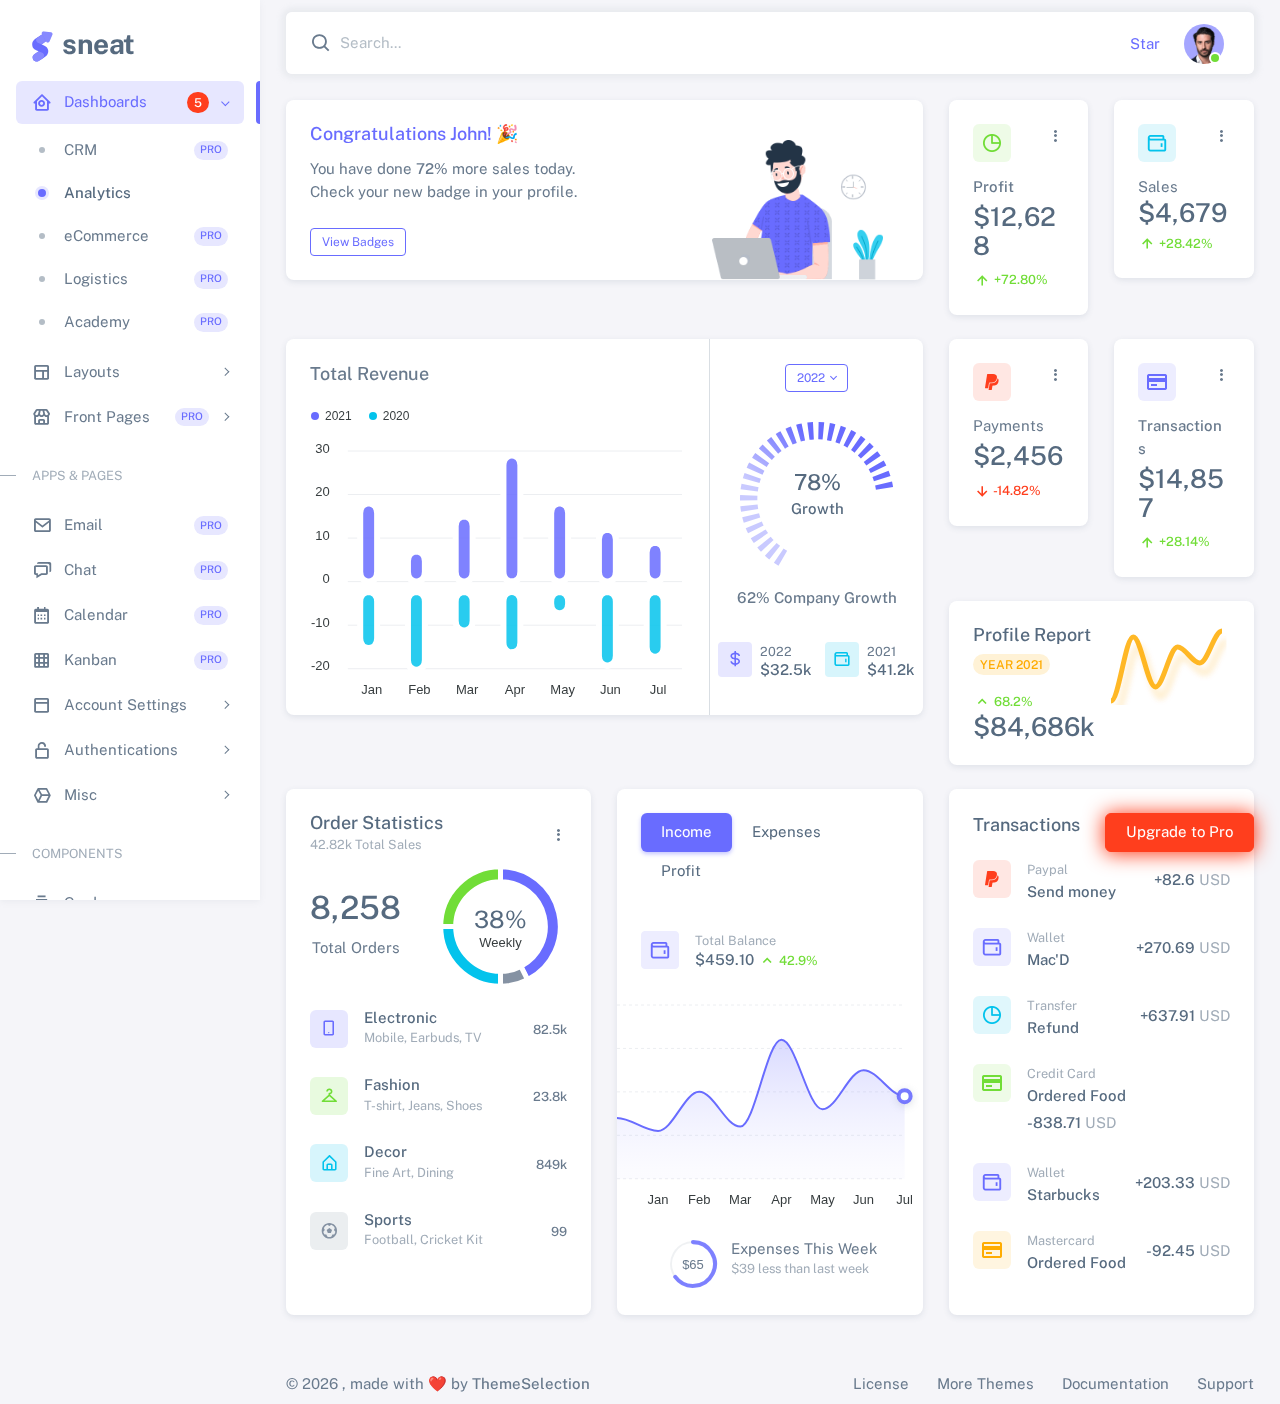
<file: html/index.html>
<!DOCTYPE html>

<html
  lang="en"
  class="light-style layout-menu-fixed layout-compact"
  dir="ltr"
  data-theme="theme-default"
  data-assets-path="../assets/"
  data-template="vertical-menu-template-free">
  <head>
    <meta charset="utf-8" />
    <meta
      name="viewport"
      content="width=device-width, initial-scale=1.0, user-scalable=no, minimum-scale=1.0, maximum-scale=1.0" />

    <title>Dashboard - Analytics | Sneat - Bootstrap 5 HTML Admin Template - Pro</title>

    <meta name="description" content="" />

    <!-- Favicon -->
    <link rel="icon" type="image/x-icon" href="../assets/img/favicon/favicon.ico" />

    <!-- Fonts -->
    <link rel="preconnect" href="https://fonts.googleapis.com" />
    <link rel="preconnect" href="https://fonts.gstatic.com" crossorigin />
    <link
      href="https://fonts.googleapis.com/css2?family=Public+Sans:ital,wght@0,300;0,400;0,500;0,600;0,700;1,300;1,400;1,500;1,600;1,700&display=swap"
      rel="stylesheet" />

    <link rel="stylesheet" href="../assets/vendor/fonts/boxicons.css" />

    <!-- Core CSS -->
    <link rel="stylesheet" href="../assets/vendor/css/core.css" class="template-customizer-core-css" />
    <link rel="stylesheet" href="../assets/vendor/css/theme-default.css" class="template-customizer-theme-css" />
    <link rel="stylesheet" href="../assets/css/demo.css" />

    <!-- Vendors CSS -->
    <link rel="stylesheet" href="../assets/vendor/libs/perfect-scrollbar/perfect-scrollbar.css" />
    <link rel="stylesheet" href="../assets/vendor/libs/apex-charts/apex-charts.css" />

    <!-- Page CSS -->

    <!-- Helpers -->
    <script src="../assets/vendor/js/helpers.js"></script>
    <!--! Template customizer & Theme config files MUST be included after core stylesheets and helpers.js in the <head> section -->
    <!--? Config:  Mandatory theme config file contain global vars & default theme options, Set your preferred theme option in this file.  -->
    <script src="../assets/js/config.js"></script>
  </head>

  <body>
    <!-- Layout wrapper -->
    <div class="layout-wrapper layout-content-navbar">
      <div class="layout-container">
        <!-- Menu -->

        <aside id="layout-menu" class="layout-menu menu-vertical menu bg-menu-theme">
          <div class="app-brand demo">
            <a href="index.html" class="app-brand-link">
              <span class="app-brand-logo demo">
                <svg
                  width="25"
                  viewBox="0 0 25 42"
                  version="1.1"
                  xmlns="http://www.w3.org/2000/svg"
                  xmlns:xlink="http://www.w3.org/1999/xlink">
                  <defs>
                    <path
                      d="M13.7918663,0.358365126 L3.39788168,7.44174259 C0.566865006,9.69408886 -0.379795268,12.4788597 0.557900856,15.7960551 C0.68998853,16.2305145 1.09562888,17.7872135 3.12357076,19.2293357 C3.8146334,19.7207684 5.32369333,20.3834223 7.65075054,21.2172976 L7.59773219,21.2525164 L2.63468769,24.5493413 C0.445452254,26.3002124 0.0884951797,28.5083815 1.56381646,31.1738486 C2.83770406,32.8170431 5.20850219,33.2640127 7.09180128,32.5391577 C8.347334,32.0559211 11.4559176,30.0011079 16.4175519,26.3747182 C18.0338572,24.4997857 18.6973423,22.4544883 18.4080071,20.2388261 C17.963753,17.5346866 16.1776345,15.5799961 13.0496516,14.3747546 L10.9194936,13.4715819 L18.6192054,7.984237 L13.7918663,0.358365126 Z"
                      id="path-1"></path>
                    <path
                      d="M5.47320593,6.00457225 C4.05321814,8.216144 4.36334763,10.0722806 6.40359441,11.5729822 C8.61520715,12.571656 10.0999176,13.2171421 10.8577257,13.5094407 L15.5088241,14.433041 L18.6192054,7.984237 C15.5364148,3.11535317 13.9273018,0.573395879 13.7918663,0.358365126 C13.5790555,0.511491653 10.8061687,2.3935607 5.47320593,6.00457225 Z"
                      id="path-3"></path>
                    <path
                      d="M7.50063644,21.2294429 L12.3234468,23.3159332 C14.1688022,24.7579751 14.397098,26.4880487 13.008334,28.506154 C11.6195701,30.5242593 10.3099883,31.790241 9.07958868,32.3040991 C5.78142938,33.4346997 4.13234973,34 4.13234973,34 C4.13234973,34 2.75489982,33.0538207 2.37032616e-14,31.1614621 C-0.55822714,27.8186216 -0.55822714,26.0572515 -4.05231404e-15,25.8773518 C0.83734071,25.6075023 2.77988457,22.8248993 3.3049379,22.52991 C3.65497346,22.3332504 5.05353963,21.8997614 7.50063644,21.2294429 Z"
                      id="path-4"></path>
                    <path
                      d="M20.6,7.13333333 L25.6,13.8 C26.2627417,14.6836556 26.0836556,15.9372583 25.2,16.6 C24.8538077,16.8596443 24.4327404,17 24,17 L14,17 C12.8954305,17 12,16.1045695 12,15 C12,14.5672596 12.1403557,14.1461923 12.4,13.8 L17.4,7.13333333 C18.0627417,6.24967773 19.3163444,6.07059163 20.2,6.73333333 C20.3516113,6.84704183 20.4862915,6.981722 20.6,7.13333333 Z"
                      id="path-5"></path>
                  </defs>
                  <g id="g-app-brand" stroke="none" stroke-width="1" fill="none" fill-rule="evenodd">
                    <g id="Brand-Logo" transform="translate(-27.000000, -15.000000)">
                      <g id="Icon" transform="translate(27.000000, 15.000000)">
                        <g id="Mask" transform="translate(0.000000, 8.000000)">
                          <mask id="mask-2" fill="white">
                            <use xlink:href="#path-1"></use>
                          </mask>
                          <use fill="#696cff" xlink:href="#path-1"></use>
                          <g id="Path-3" mask="url(#mask-2)">
                            <use fill="#696cff" xlink:href="#path-3"></use>
                            <use fill-opacity="0.2" fill="#FFFFFF" xlink:href="#path-3"></use>
                          </g>
                          <g id="Path-4" mask="url(#mask-2)">
                            <use fill="#696cff" xlink:href="#path-4"></use>
                            <use fill-opacity="0.2" fill="#FFFFFF" xlink:href="#path-4"></use>
                          </g>
                        </g>
                        <g
                          id="Triangle"
                          transform="translate(19.000000, 11.000000) rotate(-300.000000) translate(-19.000000, -11.000000) ">
                          <use fill="#696cff" xlink:href="#path-5"></use>
                          <use fill-opacity="0.2" fill="#FFFFFF" xlink:href="#path-5"></use>
                        </g>
                      </g>
                    </g>
                  </g>
                </svg>
              </span>
              <span class="app-brand-text demo menu-text fw-bold ms-2">Sneat</span>
            </a>

            <a href="javascript:void(0);" class="layout-menu-toggle menu-link text-large ms-auto d-block d-xl-none">
              <i class="bx bx-chevron-left bx-sm align-middle"></i>
            </a>
          </div>

          <div class="menu-inner-shadow"></div>

          <ul class="menu-inner py-1">
            <!-- Dashboards -->
            <li class="menu-item active open">
              <a href="javascript:void(0);" class="menu-link menu-toggle">
                <i class="menu-icon tf-icons bx bx-home-circle"></i>
                <div data-i18n="Dashboards">Dashboards</div>
                <div class="badge bg-danger rounded-pill ms-auto">5</div>
              </a>
              <ul class="menu-sub">
                <li class="menu-item">
                  <a
                    href="https://demos.themeselection.com/sneat-bootstrap-html-admin-template/html/vertical-menu-template/dashboards-crm.html"
                    target="_blank"
                    class="menu-link">
                    <div data-i18n="CRM">CRM</div>
                    <div class="badge bg-label-primary fs-tiny rounded-pill ms-auto">Pro</div>
                  </a>
                </li>
                <li class="menu-item active">
                  <a href="index.html" class="menu-link">
                    <div data-i18n="Analytics">Analytics</div>
                  </a>
                </li>
                <li class="menu-item">
                  <a
                    href="https://demos.themeselection.com/sneat-bootstrap-html-admin-template/html/vertical-menu-template/app-ecommerce-dashboard.html"
                    target="_blank"
                    class="menu-link">
                    <div data-i18n="eCommerce">eCommerce</div>
                    <div class="badge bg-label-primary fs-tiny rounded-pill ms-auto">Pro</div>
                  </a>
                </li>
                <li class="menu-item">
                  <a
                    href="https://demos.themeselection.com/sneat-bootstrap-html-admin-template/html/vertical-menu-template/app-logistics-dashboard.html"
                    target="_blank"
                    class="menu-link">
                    <div data-i18n="Logistics">Logistics</div>
                    <div class="badge bg-label-primary fs-tiny rounded-pill ms-auto">Pro</div>
                  </a>
                </li>
                <li class="menu-item">
                  <a
                    href="https://demos.themeselection.com/sneat-bootstrap-html-admin-template/html/vertical-menu-template/app-academy-dashboard.html"
                    target="_blank"
                    class="menu-link">
                    <div data-i18n="Academy">Academy</div>
                    <div class="badge bg-label-primary fs-tiny rounded-pill ms-auto">Pro</div>
                  </a>
                </li>
              </ul>
            </li>

            <!-- Layouts -->
            <li class="menu-item">
              <a href="javascript:void(0);" class="menu-link menu-toggle">
                <i class="menu-icon tf-icons bx bx-layout"></i>
                <div data-i18n="Layouts">Layouts</div>
              </a>

              <ul class="menu-sub">
                <li class="menu-item">
                  <a href="layouts-without-menu.html" class="menu-link">
                    <div data-i18n="Without menu">Without menu</div>
                  </a>
                </li>
                <li class="menu-item">
                  <a href="layouts-without-navbar.html" class="menu-link">
                    <div data-i18n="Without navbar">Without navbar</div>
                  </a>
                </li>
                <li class="menu-item">
                  <a href="layouts-container.html" class="menu-link">
                    <div data-i18n="Container">Container</div>
                  </a>
                </li>
                <li class="menu-item">
                  <a href="layouts-fluid.html" class="menu-link">
                    <div data-i18n="Fluid">Fluid</div>
                  </a>
                </li>
                <li class="menu-item">
                  <a href="layouts-blank.html" class="menu-link">
                    <div data-i18n="Blank">Blank</div>
                  </a>
                </li>
              </ul>
            </li>

            <!-- Front Pages -->
            <li class="menu-item">
              <a href="javascript:void(0);" class="menu-link menu-toggle">
                <i class="menu-icon tf-icons bx bx-store"></i>
                <div data-i18n="Front Pages">Front Pages</div>
                <div class="badge bg-label-primary fs-tiny rounded-pill ms-auto">Pro</div>
              </a>
              <ul class="menu-sub">
                <li class="menu-item">
                  <a
                    href="https://demos.themeselection.com/sneat-bootstrap-html-admin-template/html/front-pages/landing-page.html"
                    class="menu-link"
                    target="_blank">
                    <div data-i18n="Landing">Landing</div>
                  </a>
                </li>
                <li class="menu-item">
                  <a
                    href="https://demos.themeselection.com/sneat-bootstrap-html-admin-template/html/front-pages/pricing-page.html"
                    class="menu-link"
                    target="_blank">
                    <div data-i18n="Pricing">Pricing</div>
                  </a>
                </li>
                <li class="menu-item">
                  <a
                    href="https://demos.themeselection.com/sneat-bootstrap-html-admin-template/html/front-pages/payment-page.html"
                    class="menu-link"
                    target="_blank">
                    <div data-i18n="Payment">Payment</div>
                  </a>
                </li>
                <li class="menu-item">
                  <a
                    href="https://demos.themeselection.com/sneat-bootstrap-html-admin-template/html/front-pages/checkout-page.html"
                    class="menu-link"
                    target="_blank">
                    <div data-i18n="Checkout">Checkout</div>
                  </a>
                </li>
                <li class="menu-item">
                  <a
                    href="https://demos.themeselection.com/sneat-bootstrap-html-admin-template/html/front-pages/help-center-landing.html"
                    class="menu-link"
                    target="_blank">
                    <div data-i18n="Help Center">Help Center</div>
                  </a>
                </li>
              </ul>
            </li>

            <li class="menu-header small text-uppercase">
              <span class="menu-header-text">Apps &amp; Pages</span>
            </li>
            <!-- Apps -->
            <li class="menu-item">
              <a
                href="https://demos.themeselection.com/sneat-bootstrap-html-admin-template/html/vertical-menu-template/app-email.html"
                target="_blank"
                class="menu-link">
                <i class="menu-icon tf-icons bx bx-envelope"></i>
                <div data-i18n="Email">Email</div>
                <div class="badge bg-label-primary fs-tiny rounded-pill ms-auto">Pro</div>
              </a>
            </li>
            <li class="menu-item">
              <a
                href="https://demos.themeselection.com/sneat-bootstrap-html-admin-template/html/vertical-menu-template/app-chat.html"
                target="_blank"
                class="menu-link">
                <i class="menu-icon tf-icons bx bx-chat"></i>
                <div data-i18n="Chat">Chat</div>
                <div class="badge bg-label-primary fs-tiny rounded-pill ms-auto">Pro</div>
              </a>
            </li>
            <li class="menu-item">
              <a
                href="https://demos.themeselection.com/sneat-bootstrap-html-admin-template/html/vertical-menu-template/app-calendar.html"
                target="_blank"
                class="menu-link">
                <i class="menu-icon tf-icons bx bx-calendar"></i>
                <div data-i18n="Calendar">Calendar</div>
                <div class="badge bg-label-primary fs-tiny rounded-pill ms-auto">Pro</div>
              </a>
            </li>
            <li class="menu-item">
              <a
                href="https://demos.themeselection.com/sneat-bootstrap-html-admin-template/html/vertical-menu-template/app-kanban.html"
                target="_blank"
                class="menu-link">
                <i class="menu-icon tf-icons bx bx-grid"></i>
                <div data-i18n="Kanban">Kanban</div>
                <div class="badge bg-label-primary fs-tiny rounded-pill ms-auto">Pro</div>
              </a>
            </li>
            <!-- Pages -->
            <li class="menu-item">
              <a href="javascript:void(0);" class="menu-link menu-toggle">
                <i class="menu-icon tf-icons bx bx-dock-top"></i>
                <div data-i18n="Account Settings">Account Settings</div>
              </a>
              <ul class="menu-sub">
                <li class="menu-item">
                  <a href="pages-account-settings-account.html" class="menu-link">
                    <div data-i18n="Account">Account</div>
                  </a>
                </li>
                <li class="menu-item">
                  <a href="pages-account-settings-notifications.html" class="menu-link">
                    <div data-i18n="Notifications">Notifications</div>
                  </a>
                </li>
                <li class="menu-item">
                  <a href="pages-account-settings-connections.html" class="menu-link">
                    <div data-i18n="Connections">Connections</div>
                  </a>
                </li>
              </ul>
            </li>
            <li class="menu-item">
              <a href="javascript:void(0);" class="menu-link menu-toggle">
                <i class="menu-icon tf-icons bx bx-lock-open-alt"></i>
                <div data-i18n="Authentications">Authentications</div>
              </a>
              <ul class="menu-sub">
                <li class="menu-item">
                  <a href="auth-login-basic.html" class="menu-link" target="_blank">
                    <div data-i18n="Basic">Login</div>
                  </a>
                </li>
                <li class="menu-item">
                  <a href="auth-register-basic.html" class="menu-link" target="_blank">
                    <div data-i18n="Basic">Register</div>
                  </a>
                </li>
                <li class="menu-item">
                  <a href="auth-forgot-password-basic.html" class="menu-link" target="_blank">
                    <div data-i18n="Basic">Forgot Password</div>
                  </a>
                </li>
              </ul>
            </li>
            <li class="menu-item">
              <a href="javascript:void(0);" class="menu-link menu-toggle">
                <i class="menu-icon tf-icons bx bx-cube-alt"></i>
                <div data-i18n="Misc">Misc</div>
              </a>
              <ul class="menu-sub">
                <li class="menu-item">
                  <a href="pages-misc-error.html" class="menu-link">
                    <div data-i18n="Error">Error</div>
                  </a>
                </li>
                <li class="menu-item">
                  <a href="pages-misc-under-maintenance.html" class="menu-link">
                    <div data-i18n="Under Maintenance">Under Maintenance</div>
                  </a>
                </li>
              </ul>
            </li>
            <!-- Components -->
            <li class="menu-header small text-uppercase"><span class="menu-header-text">Components</span></li>
            <!-- Cards -->
            <li class="menu-item">
              <a href="cards-basic.html" class="menu-link">
                <i class="menu-icon tf-icons bx bx-collection"></i>
                <div data-i18n="Basic">Cards</div>
              </a>
            </li>
            <!-- User interface -->
            <li class="menu-item">
              <a href="javascript:void(0)" class="menu-link menu-toggle">
                <i class="menu-icon tf-icons bx bx-box"></i>
                <div data-i18n="User interface">User interface</div>
              </a>
              <ul class="menu-sub">
                <li class="menu-item">
                  <a href="ui-accordion.html" class="menu-link">
                    <div data-i18n="Accordion">Accordion</div>
                  </a>
                </li>
                <li class="menu-item">
                  <a href="ui-alerts.html" class="menu-link">
                    <div data-i18n="Alerts">Alerts</div>
                  </a>
                </li>
                <li class="menu-item">
                  <a href="ui-badges.html" class="menu-link">
                    <div data-i18n="Badges">Badges</div>
                  </a>
                </li>
                <li class="menu-item">
                  <a href="ui-buttons.html" class="menu-link">
                    <div data-i18n="Buttons">Buttons</div>
                  </a>
                </li>
                <li class="menu-item">
                  <a href="ui-carousel.html" class="menu-link">
                    <div data-i18n="Carousel">Carousel</div>
                  </a>
                </li>
                <li class="menu-item">
                  <a href="ui-collapse.html" class="menu-link">
                    <div data-i18n="Collapse">Collapse</div>
                  </a>
                </li>
                <li class="menu-item">
                  <a href="ui-dropdowns.html" class="menu-link">
                    <div data-i18n="Dropdowns">Dropdowns</div>
                  </a>
                </li>
                <li class="menu-item">
                  <a href="ui-footer.html" class="menu-link">
                    <div data-i18n="Footer">Footer</div>
                  </a>
                </li>
                <li class="menu-item">
                  <a href="ui-list-groups.html" class="menu-link">
                    <div data-i18n="List Groups">List groups</div>
                  </a>
                </li>
                <li class="menu-item">
                  <a href="ui-modals.html" class="menu-link">
                    <div data-i18n="Modals">Modals</div>
                  </a>
                </li>
                <li class="menu-item">
                  <a href="ui-navbar.html" class="menu-link">
                    <div data-i18n="Navbar">Navbar</div>
                  </a>
                </li>
                <li class="menu-item">
                  <a href="ui-offcanvas.html" class="menu-link">
                    <div data-i18n="Offcanvas">Offcanvas</div>
                  </a>
                </li>
                <li class="menu-item">
                  <a href="ui-pagination-breadcrumbs.html" class="menu-link">
                    <div data-i18n="Pagination &amp; Breadcrumbs">Pagination &amp; Breadcrumbs</div>
                  </a>
                </li>
                <li class="menu-item">
                  <a href="ui-progress.html" class="menu-link">
                    <div data-i18n="Progress">Progress</div>
                  </a>
                </li>
                <li class="menu-item">
                  <a href="ui-spinners.html" class="menu-link">
                    <div data-i18n="Spinners">Spinners</div>
                  </a>
                </li>
                <li class="menu-item">
                  <a href="ui-tabs-pills.html" class="menu-link">
                    <div data-i18n="Tabs &amp; Pills">Tabs &amp; Pills</div>
                  </a>
                </li>
                <li class="menu-item">
                  <a href="ui-toasts.html" class="menu-link">
                    <div data-i18n="Toasts">Toasts</div>
                  </a>
                </li>
                <li class="menu-item">
                  <a href="ui-tooltips-popovers.html" class="menu-link">
                    <div data-i18n="Tooltips & Popovers">Tooltips &amp; popovers</div>
                  </a>
                </li>
                <li class="menu-item">
                  <a href="ui-typography.html" class="menu-link">
                    <div data-i18n="Typography">Typography</div>
                  </a>
                </li>
              </ul>
            </li>

            <!-- Extended components -->
            <li class="menu-item">
              <a href="javascript:void(0)" class="menu-link menu-toggle">
                <i class="menu-icon tf-icons bx bx-copy"></i>
                <div data-i18n="Extended UI">Extended UI</div>
              </a>
              <ul class="menu-sub">
                <li class="menu-item">
                  <a href="extended-ui-perfect-scrollbar.html" class="menu-link">
                    <div data-i18n="Perfect Scrollbar">Perfect scrollbar</div>
                  </a>
                </li>
                <li class="menu-item">
                  <a href="extended-ui-text-divider.html" class="menu-link">
                    <div data-i18n="Text Divider">Text Divider</div>
                  </a>
                </li>
              </ul>
            </li>

            <li class="menu-item">
              <a href="icons-boxicons.html" class="menu-link">
                <i class="menu-icon tf-icons bx bx-crown"></i>
                <div data-i18n="Boxicons">Boxicons</div>
              </a>
            </li>

            <!-- Forms & Tables -->
            <li class="menu-header small text-uppercase"><span class="menu-header-text">Forms &amp; Tables</span></li>
            <!-- Forms -->
            <li class="menu-item">
              <a href="javascript:void(0);" class="menu-link menu-toggle">
                <i class="menu-icon tf-icons bx bx-detail"></i>
                <div data-i18n="Form Elements">Form Elements</div>
              </a>
              <ul class="menu-sub">
                <li class="menu-item">
                  <a href="forms-basic-inputs.html" class="menu-link">
                    <div data-i18n="Basic Inputs">Basic Inputs</div>
                  </a>
                </li>
                <li class="menu-item">
                  <a href="forms-input-groups.html" class="menu-link">
                    <div data-i18n="Input groups">Input groups</div>
                  </a>
                </li>
              </ul>
            </li>
            <li class="menu-item">
              <a href="javascript:void(0);" class="menu-link menu-toggle">
                <i class="menu-icon tf-icons bx bx-detail"></i>
                <div data-i18n="Form Layouts">Form Layouts</div>
              </a>
              <ul class="menu-sub">
                <li class="menu-item">
                  <a href="form-layouts-vertical.html" class="menu-link">
                    <div data-i18n="Vertical Form">Vertical Form</div>
                  </a>
                </li>
                <li class="menu-item">
                  <a href="form-layouts-horizontal.html" class="menu-link">
                    <div data-i18n="Horizontal Form">Horizontal Form</div>
                  </a>
                </li>
              </ul>
            </li>
            <!-- Form Validation -->
            <li class="menu-item">
              <a
                href="https://demos.themeselection.com/sneat-bootstrap-html-admin-template/html/vertical-menu-template/form-validation.html"
                target="_blank"
                class="menu-link">
                <i class="menu-icon tf-icons bx bx-list-check"></i>
                <div data-i18n="Form Validation">Form Validation</div>
                <div class="badge bg-label-primary fs-tiny rounded-pill ms-auto">Pro</div>
              </a>
            </li>
            <!-- Tables -->
            <li class="menu-item">
              <a href="tables-basic.html" class="menu-link">
                <i class="menu-icon tf-icons bx bx-table"></i>
                <div data-i18n="Tables">Tables</div>
              </a>
            </li>
            <!-- Data Tables -->
            <li class="menu-item">
              <a
                href="https://demos.themeselection.com/sneat-bootstrap-html-admin-template/html/vertical-menu-template/tables-datatables-basic.html"
                target="_blank"
                class="menu-link">
                <i class="menu-icon tf-icons bx bx-grid"></i>
                <div data-i18n="Datatables">Datatables</div>
                <div class="badge bg-label-primary fs-tiny rounded-pill ms-auto">Pro</div>
              </a>
            </li>
            <!-- Misc -->
            <li class="menu-header small text-uppercase"><span class="menu-header-text">Misc</span></li>
            <li class="menu-item">
              <a
                href="https://github.com/themeselection/sneat-html-admin-template-free/issues"
                target="_blank"
                class="menu-link">
                <i class="menu-icon tf-icons bx bx-support"></i>
                <div data-i18n="Support">Support</div>
              </a>
            </li>
            <li class="menu-item">
              <a
                href="https://demos.themeselection.com/sneat-bootstrap-html-admin-template/documentation/"
                target="_blank"
                class="menu-link">
                <i class="menu-icon tf-icons bx bx-file"></i>
                <div data-i18n="Documentation">Documentation</div>
              </a>
            </li>
          </ul>
        </aside>
        <!-- / Menu -->

        <!-- Layout container -->
        <div class="layout-page">
          <!-- Navbar -->

          <nav
            class="layout-navbar container-xxl navbar navbar-expand-xl navbar-detached align-items-center bg-navbar-theme"
            id="layout-navbar">
            <div class="layout-menu-toggle navbar-nav align-items-xl-center me-3 me-xl-0 d-xl-none">
              <a class="nav-item nav-link px-0 me-xl-4" href="javascript:void(0)">
                <i class="bx bx-menu bx-sm"></i>
              </a>
            </div>

            <div class="navbar-nav-right d-flex align-items-center" id="navbar-collapse">
              <!-- Search -->
              <div class="navbar-nav align-items-center">
                <div class="nav-item d-flex align-items-center">
                  <i class="bx bx-search fs-4 lh-0"></i>
                  <input
                    type="text"
                    class="form-control border-0 shadow-none ps-1 ps-sm-2"
                    placeholder="Search..."
                    aria-label="Search..." />
                </div>
              </div>
              <!-- /Search -->

              <ul class="navbar-nav flex-row align-items-center ms-auto">
                <!-- Place this tag where you want the button to render. -->
                <li class="nav-item lh-1 me-3">
                  <a
                    class="github-button"
                    href="https://github.com/themeselection/sneat-html-admin-template-free"
                    data-icon="octicon-star"
                    data-size="large"
                    data-show-count="true"
                    aria-label="Star themeselection/sneat-html-admin-template-free on GitHub"
                    >Star</a
                  >
                </li>

                <!-- User -->
                <li class="nav-item navbar-dropdown dropdown-user dropdown">
                  <a class="nav-link dropdown-toggle hide-arrow" href="javascript:void(0);" data-bs-toggle="dropdown">
                    <div class="avatar avatar-online">
                      <img src="../assets/img/avatars/1.png" alt class="w-px-40 h-auto rounded-circle" />
                    </div>
                  </a>
                  <ul class="dropdown-menu dropdown-menu-end">
                    <li>
                      <a class="dropdown-item" href="#">
                        <div class="d-flex">
                          <div class="flex-shrink-0 me-3">
                            <div class="avatar avatar-online">
                              <img src="../assets/img/avatars/1.png" alt class="w-px-40 h-auto rounded-circle" />
                            </div>
                          </div>
                          <div class="flex-grow-1">
                            <span class="fw-medium d-block">John Doe</span>
                            <small class="text-muted">Admin</small>
                          </div>
                        </div>
                      </a>
                    </li>
                    <li>
                      <div class="dropdown-divider"></div>
                    </li>
                    <li>
                      <a class="dropdown-item" href="#">
                        <i class="bx bx-user me-2"></i>
                        <span class="align-middle">My Profile</span>
                      </a>
                    </li>
                    <li>
                      <a class="dropdown-item" href="#">
                        <i class="bx bx-cog me-2"></i>
                        <span class="align-middle">Settings</span>
                      </a>
                    </li>
                    <li>
                      <a class="dropdown-item" href="#">
                        <span class="d-flex align-items-center align-middle">
                          <i class="flex-shrink-0 bx bx-credit-card me-2"></i>
                          <span class="flex-grow-1 align-middle ms-1">Billing</span>
                          <span class="flex-shrink-0 badge badge-center rounded-pill bg-danger w-px-20 h-px-20">4</span>
                        </span>
                      </a>
                    </li>
                    <li>
                      <div class="dropdown-divider"></div>
                    </li>
                    <li>
                      <a class="dropdown-item" href="javascript:void(0);">
                        <i class="bx bx-power-off me-2"></i>
                        <span class="align-middle">Log Out</span>
                      </a>
                    </li>
                  </ul>
                </li>
                <!--/ User -->
              </ul>
            </div>
          </nav>

          <!-- / Navbar -->

          <!-- Content wrapper -->
          <div class="content-wrapper">
            <!-- Content -->

            <div class="container-xxl flex-grow-1 container-p-y">
              <div class="row">
                <div class="col-lg-8 mb-4 order-0">
                  <div class="card">
                    <div class="d-flex align-items-end row">
                      <div class="col-sm-7">
                        <div class="card-body">
                          <h5 class="card-title text-primary">Congratulations John! 🎉</h5>
                          <p class="mb-4">
                            You have done <span class="fw-medium">72%</span> more sales today. Check your new badge in
                            your profile.
                          </p>

                          <a href="javascript:;" class="btn btn-sm btn-outline-primary">View Badges</a>
                        </div>
                      </div>
                      <div class="col-sm-5 text-center text-sm-left">
                        <div class="card-body pb-0 px-0 px-md-4">
                          <img
                            src="../assets/img/illustrations/man-with-laptop-light.png"
                            height="140"
                            alt="View Badge User"
                            data-app-dark-img="illustrations/man-with-laptop-dark.png"
                            data-app-light-img="illustrations/man-with-laptop-light.png" />
                        </div>
                      </div>
                    </div>
                  </div>
                </div>
                <div class="col-lg-4 col-md-4 order-1">
                  <div class="row">
                    <div class="col-lg-6 col-md-12 col-6 mb-4">
                      <div class="card">
                        <div class="card-body">
                          <div class="card-title d-flex align-items-start justify-content-between">
                            <div class="avatar flex-shrink-0">
                              <img
                                src="../assets/img/icons/unicons/chart-success.png"
                                alt="chart success"
                                class="rounded" />
                            </div>
                            <div class="dropdown">
                              <button
                                class="btn p-0"
                                type="button"
                                id="cardOpt3"
                                data-bs-toggle="dropdown"
                                aria-haspopup="true"
                                aria-expanded="false">
                                <i class="bx bx-dots-vertical-rounded"></i>
                              </button>
                              <div class="dropdown-menu dropdown-menu-end" aria-labelledby="cardOpt3">
                                <a class="dropdown-item" href="javascript:void(0);">View More</a>
                                <a class="dropdown-item" href="javascript:void(0);">Delete</a>
                              </div>
                            </div>
                          </div>
                          <span class="fw-medium d-block mb-1">Profit</span>
                          <h3 class="card-title mb-2">$12,628</h3>
                          <small class="text-success fw-medium"><i class="bx bx-up-arrow-alt"></i> +72.80%</small>
                        </div>
                      </div>
                    </div>
                    <div class="col-lg-6 col-md-12 col-6 mb-4">
                      <div class="card">
                        <div class="card-body">
                          <div class="card-title d-flex align-items-start justify-content-between">
                            <div class="avatar flex-shrink-0">
                              <img
                                src="../assets/img/icons/unicons/wallet-info.png"
                                alt="Credit Card"
                                class="rounded" />
                            </div>
                            <div class="dropdown">
                              <button
                                class="btn p-0"
                                type="button"
                                id="cardOpt6"
                                data-bs-toggle="dropdown"
                                aria-haspopup="true"
                                aria-expanded="false">
                                <i class="bx bx-dots-vertical-rounded"></i>
                              </button>
                              <div class="dropdown-menu dropdown-menu-end" aria-labelledby="cardOpt6">
                                <a class="dropdown-item" href="javascript:void(0);">View More</a>
                                <a class="dropdown-item" href="javascript:void(0);">Delete</a>
                              </div>
                            </div>
                          </div>
                          <span>Sales</span>
                          <h3 class="card-title text-nowrap mb-1">$4,679</h3>
                          <small class="text-success fw-medium"><i class="bx bx-up-arrow-alt"></i> +28.42%</small>
                        </div>
                      </div>
                    </div>
                  </div>
                </div>
                <!-- Total Revenue -->
                <div class="col-12 col-lg-8 order-2 order-md-3 order-lg-2 mb-4">
                  <div class="card">
                    <div class="row row-bordered g-0">
                      <div class="col-md-8">
                        <h5 class="card-header m-0 me-2 pb-3">Total Revenue</h5>
                        <div id="totalRevenueChart" class="px-2"></div>
                      </div>
                      <div class="col-md-4">
                        <div class="card-body">
                          <div class="text-center">
                            <div class="dropdown">
                              <button
                                class="btn btn-sm btn-outline-primary dropdown-toggle"
                                type="button"
                                id="growthReportId"
                                data-bs-toggle="dropdown"
                                aria-haspopup="true"
                                aria-expanded="false">
                                2022
                              </button>
                              <div class="dropdown-menu dropdown-menu-end" aria-labelledby="growthReportId">
                                <a class="dropdown-item" href="javascript:void(0);">2021</a>
                                <a class="dropdown-item" href="javascript:void(0);">2020</a>
                                <a class="dropdown-item" href="javascript:void(0);">2019</a>
                              </div>
                            </div>
                          </div>
                        </div>
                        <div id="growthChart"></div>
                        <div class="text-center fw-medium pt-3 mb-2">62% Company Growth</div>

                        <div class="d-flex px-xxl-4 px-lg-2 p-4 gap-xxl-3 gap-lg-1 gap-3 justify-content-between">
                          <div class="d-flex">
                            <div class="me-2">
                              <span class="badge bg-label-primary p-2"><i class="bx bx-dollar text-primary"></i></span>
                            </div>
                            <div class="d-flex flex-column">
                              <small>2022</small>
                              <h6 class="mb-0">$32.5k</h6>
                            </div>
                          </div>
                          <div class="d-flex">
                            <div class="me-2">
                              <span class="badge bg-label-info p-2"><i class="bx bx-wallet text-info"></i></span>
                            </div>
                            <div class="d-flex flex-column">
                              <small>2021</small>
                              <h6 class="mb-0">$41.2k</h6>
                            </div>
                          </div>
                        </div>
                      </div>
                    </div>
                  </div>
                </div>
                <!--/ Total Revenue -->
                <div class="col-12 col-md-8 col-lg-4 order-3 order-md-2">
                  <div class="row">
                    <div class="col-6 mb-4">
                      <div class="card">
                        <div class="card-body">
                          <div class="card-title d-flex align-items-start justify-content-between">
                            <div class="avatar flex-shrink-0">
                              <img src="../assets/img/icons/unicons/paypal.png" alt="Credit Card" class="rounded" />
                            </div>
                            <div class="dropdown">
                              <button
                                class="btn p-0"
                                type="button"
                                id="cardOpt4"
                                data-bs-toggle="dropdown"
                                aria-haspopup="true"
                                aria-expanded="false">
                                <i class="bx bx-dots-vertical-rounded"></i>
                              </button>
                              <div class="dropdown-menu dropdown-menu-end" aria-labelledby="cardOpt4">
                                <a class="dropdown-item" href="javascript:void(0);">View More</a>
                                <a class="dropdown-item" href="javascript:void(0);">Delete</a>
                              </div>
                            </div>
                          </div>
                          <span class="d-block mb-1">Payments</span>
                          <h3 class="card-title text-nowrap mb-2">$2,456</h3>
                          <small class="text-danger fw-medium"><i class="bx bx-down-arrow-alt"></i> -14.82%</small>
                        </div>
                      </div>
                    </div>
                    <div class="col-6 mb-4">
                      <div class="card">
                        <div class="card-body">
                          <div class="card-title d-flex align-items-start justify-content-between">
                            <div class="avatar flex-shrink-0">
                              <img src="../assets/img/icons/unicons/cc-primary.png" alt="Credit Card" class="rounded" />
                            </div>
                            <div class="dropdown">
                              <button
                                class="btn p-0"
                                type="button"
                                id="cardOpt1"
                                data-bs-toggle="dropdown"
                                aria-haspopup="true"
                                aria-expanded="false">
                                <i class="bx bx-dots-vertical-rounded"></i>
                              </button>
                              <div class="dropdown-menu" aria-labelledby="cardOpt1">
                                <a class="dropdown-item" href="javascript:void(0);">View More</a>
                                <a class="dropdown-item" href="javascript:void(0);">Delete</a>
                              </div>
                            </div>
                          </div>
                          <span class="fw-medium d-block mb-1">Transactions</span>
                          <h3 class="card-title mb-2">$14,857</h3>
                          <small class="text-success fw-medium"><i class="bx bx-up-arrow-alt"></i> +28.14%</small>
                        </div>
                      </div>
                    </div>
                    <!-- </div>
    <div class="row"> -->
                    <div class="col-12 mb-4">
                      <div class="card">
                        <div class="card-body">
                          <div class="d-flex justify-content-between flex-sm-row flex-column gap-3">
                            <div class="d-flex flex-sm-column flex-row align-items-start justify-content-between">
                              <div class="card-title">
                                <h5 class="text-nowrap mb-2">Profile Report</h5>
                                <span class="badge bg-label-warning rounded-pill">Year 2021</span>
                              </div>
                              <div class="mt-sm-auto">
                                <small class="text-success text-nowrap fw-medium"
                                  ><i class="bx bx-chevron-up"></i> 68.2%</small
                                >
                                <h3 class="mb-0">$84,686k</h3>
                              </div>
                            </div>
                            <div id="profileReportChart"></div>
                          </div>
                        </div>
                      </div>
                    </div>
                  </div>
                </div>
              </div>
              <div class="row">
                <!-- Order Statistics -->
                <div class="col-md-6 col-lg-4 col-xl-4 order-0 mb-4">
                  <div class="card h-100">
                    <div class="card-header d-flex align-items-center justify-content-between pb-0">
                      <div class="card-title mb-0">
                        <h5 class="m-0 me-2">Order Statistics</h5>
                        <small class="text-muted">42.82k Total Sales</small>
                      </div>
                      <div class="dropdown">
                        <button
                          class="btn p-0"
                          type="button"
                          id="orederStatistics"
                          data-bs-toggle="dropdown"
                          aria-haspopup="true"
                          aria-expanded="false">
                          <i class="bx bx-dots-vertical-rounded"></i>
                        </button>
                        <div class="dropdown-menu dropdown-menu-end" aria-labelledby="orederStatistics">
                          <a class="dropdown-item" href="javascript:void(0);">Select All</a>
                          <a class="dropdown-item" href="javascript:void(0);">Refresh</a>
                          <a class="dropdown-item" href="javascript:void(0);">Share</a>
                        </div>
                      </div>
                    </div>
                    <div class="card-body">
                      <div class="d-flex justify-content-between align-items-center mb-3">
                        <div class="d-flex flex-column align-items-center gap-1">
                          <h2 class="mb-2">8,258</h2>
                          <span>Total Orders</span>
                        </div>
                        <div id="orderStatisticsChart"></div>
                      </div>
                      <ul class="p-0 m-0">
                        <li class="d-flex mb-4 pb-1">
                          <div class="avatar flex-shrink-0 me-3">
                            <span class="avatar-initial rounded bg-label-primary"
                              ><i class="bx bx-mobile-alt"></i
                            ></span>
                          </div>
                          <div class="d-flex w-100 flex-wrap align-items-center justify-content-between gap-2">
                            <div class="me-2">
                              <h6 class="mb-0">Electronic</h6>
                              <small class="text-muted">Mobile, Earbuds, TV</small>
                            </div>
                            <div class="user-progress">
                              <small class="fw-medium">82.5k</small>
                            </div>
                          </div>
                        </li>
                        <li class="d-flex mb-4 pb-1">
                          <div class="avatar flex-shrink-0 me-3">
                            <span class="avatar-initial rounded bg-label-success"><i class="bx bx-closet"></i></span>
                          </div>
                          <div class="d-flex w-100 flex-wrap align-items-center justify-content-between gap-2">
                            <div class="me-2">
                              <h6 class="mb-0">Fashion</h6>
                              <small class="text-muted">T-shirt, Jeans, Shoes</small>
                            </div>
                            <div class="user-progress">
                              <small class="fw-medium">23.8k</small>
                            </div>
                          </div>
                        </li>
                        <li class="d-flex mb-4 pb-1">
                          <div class="avatar flex-shrink-0 me-3">
                            <span class="avatar-initial rounded bg-label-info"><i class="bx bx-home-alt"></i></span>
                          </div>
                          <div class="d-flex w-100 flex-wrap align-items-center justify-content-between gap-2">
                            <div class="me-2">
                              <h6 class="mb-0">Decor</h6>
                              <small class="text-muted">Fine Art, Dining</small>
                            </div>
                            <div class="user-progress">
                              <small class="fw-medium">849k</small>
                            </div>
                          </div>
                        </li>
                        <li class="d-flex">
                          <div class="avatar flex-shrink-0 me-3">
                            <span class="avatar-initial rounded bg-label-secondary"
                              ><i class="bx bx-football"></i
                            ></span>
                          </div>
                          <div class="d-flex w-100 flex-wrap align-items-center justify-content-between gap-2">
                            <div class="me-2">
                              <h6 class="mb-0">Sports</h6>
                              <small class="text-muted">Football, Cricket Kit</small>
                            </div>
                            <div class="user-progress">
                              <small class="fw-medium">99</small>
                            </div>
                          </div>
                        </li>
                      </ul>
                    </div>
                  </div>
                </div>
                <!--/ Order Statistics -->

                <!-- Expense Overview -->
                <div class="col-md-6 col-lg-4 order-1 mb-4">
                  <div class="card h-100">
                    <div class="card-header">
                      <ul class="nav nav-pills" role="tablist">
                        <li class="nav-item">
                          <button
                            type="button"
                            class="nav-link active"
                            role="tab"
                            data-bs-toggle="tab"
                            data-bs-target="#navs-tabs-line-card-income"
                            aria-controls="navs-tabs-line-card-income"
                            aria-selected="true">
                            Income
                          </button>
                        </li>
                        <li class="nav-item">
                          <button type="button" class="nav-link" role="tab">Expenses</button>
                        </li>
                        <li class="nav-item">
                          <button type="button" class="nav-link" role="tab">Profit</button>
                        </li>
                      </ul>
                    </div>
                    <div class="card-body px-0">
                      <div class="tab-content p-0">
                        <div class="tab-pane fade show active" id="navs-tabs-line-card-income" role="tabpanel">
                          <div class="d-flex p-4 pt-3">
                            <div class="avatar flex-shrink-0 me-3">
                              <img src="../assets/img/icons/unicons/wallet.png" alt="User" />
                            </div>
                            <div>
                              <small class="text-muted d-block">Total Balance</small>
                              <div class="d-flex align-items-center">
                                <h6 class="mb-0 me-1">$459.10</h6>
                                <small class="text-success fw-medium">
                                  <i class="bx bx-chevron-up"></i>
                                  42.9%
                                </small>
                              </div>
                            </div>
                          </div>
                          <div id="incomeChart"></div>
                          <div class="d-flex justify-content-center pt-4 gap-2">
                            <div class="flex-shrink-0">
                              <div id="expensesOfWeek"></div>
                            </div>
                            <div>
                              <p class="mb-n1 mt-1">Expenses This Week</p>
                              <small class="text-muted">$39 less than last week</small>
                            </div>
                          </div>
                        </div>
                      </div>
                    </div>
                  </div>
                </div>
                <!--/ Expense Overview -->

                <!-- Transactions -->
                <div class="col-md-6 col-lg-4 order-2 mb-4">
                  <div class="card h-100">
                    <div class="card-header d-flex align-items-center justify-content-between">
                      <h5 class="card-title m-0 me-2">Transactions</h5>
                      <div class="dropdown">
                        <button
                          class="btn p-0"
                          type="button"
                          id="transactionID"
                          data-bs-toggle="dropdown"
                          aria-haspopup="true"
                          aria-expanded="false">
                          <i class="bx bx-dots-vertical-rounded"></i>
                        </button>
                        <div class="dropdown-menu dropdown-menu-end" aria-labelledby="transactionID">
                          <a class="dropdown-item" href="javascript:void(0);">Last 28 Days</a>
                          <a class="dropdown-item" href="javascript:void(0);">Last Month</a>
                          <a class="dropdown-item" href="javascript:void(0);">Last Year</a>
                        </div>
                      </div>
                    </div>
                    <div class="card-body">
                      <ul class="p-0 m-0">
                        <li class="d-flex mb-4 pb-1">
                          <div class="avatar flex-shrink-0 me-3">
                            <img src="../assets/img/icons/unicons/paypal.png" alt="User" class="rounded" />
                          </div>
                          <div class="d-flex w-100 flex-wrap align-items-center justify-content-between gap-2">
                            <div class="me-2">
                              <small class="text-muted d-block mb-1">Paypal</small>
                              <h6 class="mb-0">Send money</h6>
                            </div>
                            <div class="user-progress d-flex align-items-center gap-1">
                              <h6 class="mb-0">+82.6</h6>
                              <span class="text-muted">USD</span>
                            </div>
                          </div>
                        </li>
                        <li class="d-flex mb-4 pb-1">
                          <div class="avatar flex-shrink-0 me-3">
                            <img src="../assets/img/icons/unicons/wallet.png" alt="User" class="rounded" />
                          </div>
                          <div class="d-flex w-100 flex-wrap align-items-center justify-content-between gap-2">
                            <div class="me-2">
                              <small class="text-muted d-block mb-1">Wallet</small>
                              <h6 class="mb-0">Mac'D</h6>
                            </div>
                            <div class="user-progress d-flex align-items-center gap-1">
                              <h6 class="mb-0">+270.69</h6>
                              <span class="text-muted">USD</span>
                            </div>
                          </div>
                        </li>
                        <li class="d-flex mb-4 pb-1">
                          <div class="avatar flex-shrink-0 me-3">
                            <img src="../assets/img/icons/unicons/chart.png" alt="User" class="rounded" />
                          </div>
                          <div class="d-flex w-100 flex-wrap align-items-center justify-content-between gap-2">
                            <div class="me-2">
                              <small class="text-muted d-block mb-1">Transfer</small>
                              <h6 class="mb-0">Refund</h6>
                            </div>
                            <div class="user-progress d-flex align-items-center gap-1">
                              <h6 class="mb-0">+637.91</h6>
                              <span class="text-muted">USD</span>
                            </div>
                          </div>
                        </li>
                        <li class="d-flex mb-4 pb-1">
                          <div class="avatar flex-shrink-0 me-3">
                            <img src="../assets/img/icons/unicons/cc-success.png" alt="User" class="rounded" />
                          </div>
                          <div class="d-flex w-100 flex-wrap align-items-center justify-content-between gap-2">
                            <div class="me-2">
                              <small class="text-muted d-block mb-1">Credit Card</small>
                              <h6 class="mb-0">Ordered Food</h6>
                            </div>
                            <div class="user-progress d-flex align-items-center gap-1">
                              <h6 class="mb-0">-838.71</h6>
                              <span class="text-muted">USD</span>
                            </div>
                          </div>
                        </li>
                        <li class="d-flex mb-4 pb-1">
                          <div class="avatar flex-shrink-0 me-3">
                            <img src="../assets/img/icons/unicons/wallet.png" alt="User" class="rounded" />
                          </div>
                          <div class="d-flex w-100 flex-wrap align-items-center justify-content-between gap-2">
                            <div class="me-2">
                              <small class="text-muted d-block mb-1">Wallet</small>
                              <h6 class="mb-0">Starbucks</h6>
                            </div>
                            <div class="user-progress d-flex align-items-center gap-1">
                              <h6 class="mb-0">+203.33</h6>
                              <span class="text-muted">USD</span>
                            </div>
                          </div>
                        </li>
                        <li class="d-flex">
                          <div class="avatar flex-shrink-0 me-3">
                            <img src="../assets/img/icons/unicons/cc-warning.png" alt="User" class="rounded" />
                          </div>
                          <div class="d-flex w-100 flex-wrap align-items-center justify-content-between gap-2">
                            <div class="me-2">
                              <small class="text-muted d-block mb-1">Mastercard</small>
                              <h6 class="mb-0">Ordered Food</h6>
                            </div>
                            <div class="user-progress d-flex align-items-center gap-1">
                              <h6 class="mb-0">-92.45</h6>
                              <span class="text-muted">USD</span>
                            </div>
                          </div>
                        </li>
                      </ul>
                    </div>
                  </div>
                </div>
                <!--/ Transactions -->
              </div>
            </div>
            <!-- / Content -->

            <!-- Footer -->
            <footer class="content-footer footer bg-footer-theme">
              <div class="container-xxl d-flex flex-wrap justify-content-between py-2 flex-md-row flex-column">
                <div class="mb-2 mb-md-0">
                  ©
                  <script>
                    document.write(new Date().getFullYear());
                  </script>
                  , made with ❤️ by
                  <a href="https://themeselection.com" target="_blank" class="footer-link fw-medium">ThemeSelection</a>
                </div>
                <div class="d-none d-lg-inline-block">
                  <a href="https://themeselection.com/license/" class="footer-link me-4" target="_blank">License</a>
                  <a href="https://themeselection.com/" target="_blank" class="footer-link me-4">More Themes</a>

                  <a
                    href="https://demos.themeselection.com/sneat-bootstrap-html-admin-template/documentation/"
                    target="_blank"
                    class="footer-link me-4"
                    >Documentation</a
                  >

                  <a
                    href="https://github.com/themeselection/sneat-html-admin-template-free/issues"
                    target="_blank"
                    class="footer-link"
                    >Support</a
                  >
                </div>
              </div>
            </footer>
            <!-- / Footer -->

            <div class="content-backdrop fade"></div>
          </div>
          <!-- Content wrapper -->
        </div>
        <!-- / Layout page -->
      </div>

      <!-- Overlay -->
      <div class="layout-overlay layout-menu-toggle"></div>
    </div>
    <!-- / Layout wrapper -->

    <div class="buy-now">
      <a
        href="https://themeselection.com/item/sneat-bootstrap-html-admin-template/"
        target="_blank"
        class="btn btn-danger btn-buy-now"
        >Upgrade to Pro</a
      >
    </div>

    <!-- Core JS -->
    <!-- build:js assets/vendor/js/core.js -->

    <script src="../assets/vendor/libs/jquery/jquery.js"></script>
    <script src="../assets/vendor/libs/popper/popper.js"></script>
    <script src="../assets/vendor/js/bootstrap.js"></script>
    <script src="../assets/vendor/libs/perfect-scrollbar/perfect-scrollbar.js"></script>
    <script src="../assets/vendor/js/menu.js"></script>

    <!-- endbuild -->

    <!-- Vendors JS -->
    <script src="../assets/vendor/libs/apex-charts/apexcharts.js"></script>

    <!-- Main JS -->
    <script src="../assets/js/main.js"></script>

    <!-- Page JS -->
    <script src="../assets/js/dashboards-analytics.js"></script>

    <!-- Place this tag in your head or just before your close body tag. -->
    <script async defer src="https://buttons.github.io/buttons.js"></script>
  </body>
</html>
</file>
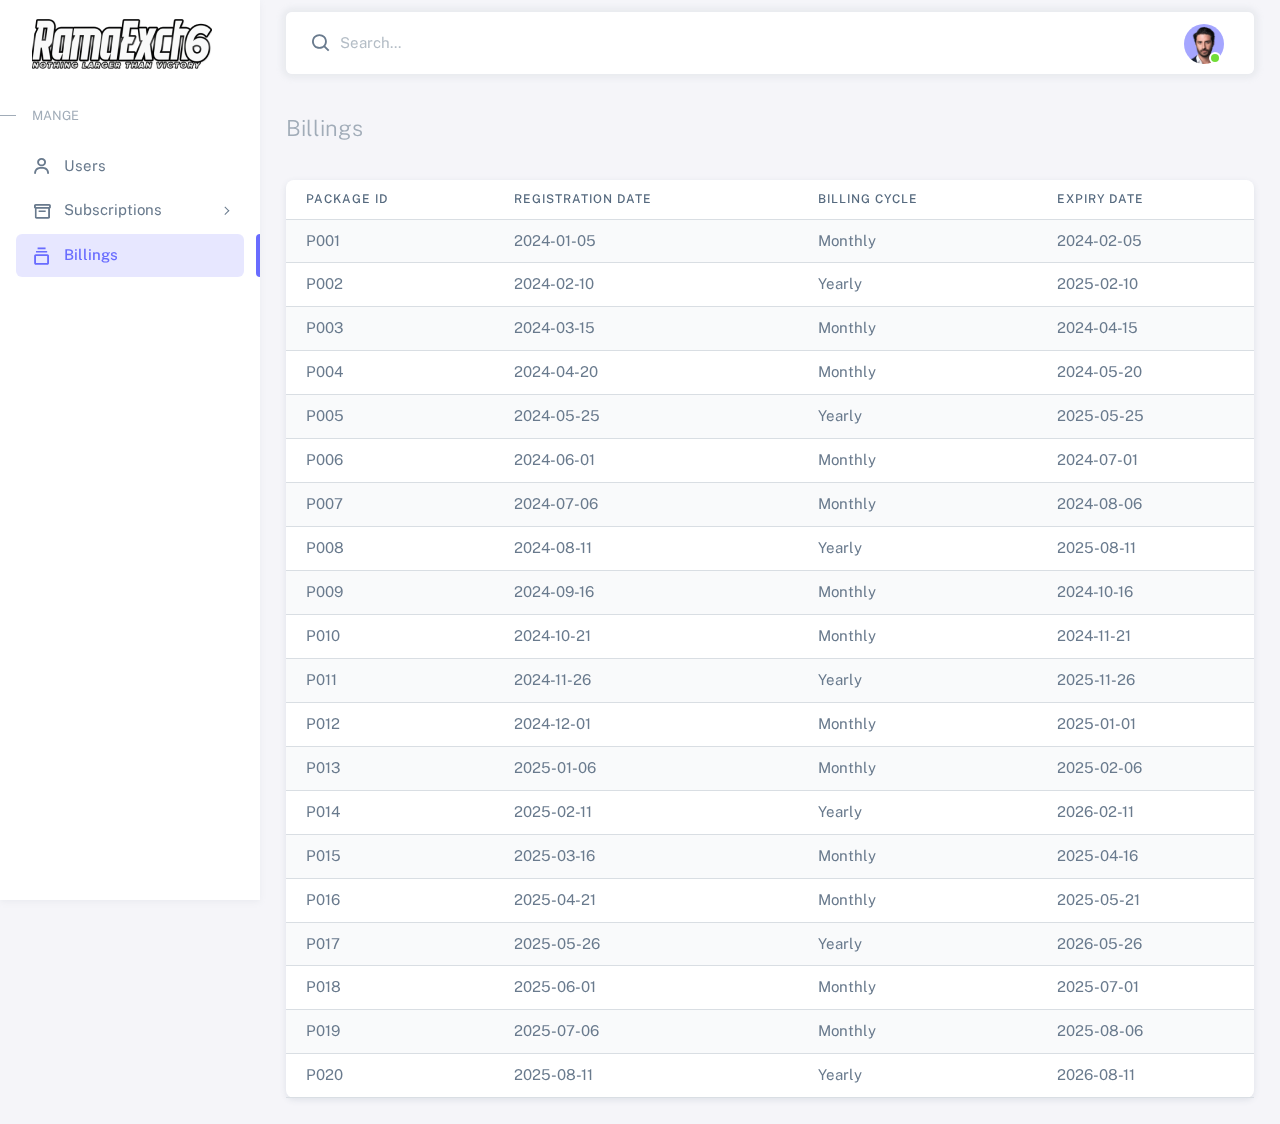
<file: merchant/billings/index.html>
<!DOCTYPE html>

<html
  lang="en"
  class="light-style layout-menu-fixed layout-compact"
  dir="ltr"
  data-theme="theme-default"
  data-assets-path="../assets/"
  data-template="vertical-menu-template-free">
  <head>
    <meta charset="utf-8" />
    <meta
      name="viewport"
      content="width=device-width, initial-scale=1.0, user-scalable=no, minimum-scale=1.0, maximum-scale=1.0" />

    <title>Billings</title>

    <meta name="description" content="" />

    <!-- Favicon -->
    <link rel="icon" type="image/x-icon" href="../../assets/img/favicon/favicon.ico" />

    <!-- Fonts -->
    <link rel="preconnect" href="https://fonts.googleapis.com" />
    <link rel="preconnect" href="https://fonts.gstatic.com" crossorigin />
    <link
      href="https://fonts.googleapis.com/css2?family=Public+Sans:ital,wght@0,300;0,400;0,500;0,600;0,700;1,300;1,400;1,500;1,600;1,700&display=swap"
      rel="stylesheet" />

    <link rel="stylesheet" href="../../assets/vendor/fonts/boxicons.css" />

    <!-- Core CSS -->
    <link rel="stylesheet" href="../../assets/vendor/css/core.css" class="template-customizer-core-css" />
    <link rel="stylesheet" href="../../assets/vendor/css/theme-default.css" class="template-customizer-theme-css" />
    <link rel="stylesheet" href="../../assets/css/demo.css" />

    <!-- Vendors CSS -->
    <link rel="stylesheet" href="../../assets/vendor/libs/perfect-scrollbar/perfect-scrollbar.css" />
    <link rel='stylesheet' href='https://cdn.datatables.net/1.13.5/css/dataTables.bootstrap5.min.css'>

    <!-- Page CSS -->

    <!-- Helpers -->
    <script src="../../assets/vendor/js/helpers.js"></script>
    <!--! Template customizer & Theme config files MUST be included after core stylesheets and helpers.js in the <head> section -->
    <!--? Config:  Mandatory theme config file contain global vars & default theme options, Set your preferred theme option in this file.  -->
    <script src="../../assets/js/config.js"></script>
  </head>

  <body>
    <!-- Layout wrapper -->
    <div class="layout-wrapper layout-content-navbar">
      <div class="layout-container">
        <!-- Menu -->

        <aside id="layout-menu" class="layout-menu menu-vertical menu bg-menu-theme">
          <div class="app-brand demo">
            <a href="index.html" class="app-brand-link">
              <img src="../../assets/img/RAMA-logo.png" alt="" width="180" height="50" />
            </a>

            <a href="javascript:void(0);" class="layout-menu-toggle menu-link text-large ms-auto d-block d-xl-none">
              <i class="bx bx-chevron-left bx-sm align-middle"></i>
            </a>
          </div>

          <div class="menu-inner-shadow"></div>

          <ul class="menu-inner py-1">
            <!-- Manage -->
            <li class="menu-header small text-uppercase"><span class="menu-header-text">Mange</span></li>
            <li class="menu-item">
                <a href="/merchants/users/" class="menu-link">
                  <i class="menu-icon tf-icons bx bx-user"></i>
                  <div data-i18n="Users">Users</div>
                </a>
            </li>
            <!-- User interface -->
            <li class="menu-item">
              <a href="javascript:void(0)" class="menu-link menu-toggle">
                <i class="menu-icon tf-icons bx bx-box"></i>
                <div data-i18n="User interface">Subscriptions</div>
              </a>
              <ul class="menu-sub">
                <li class="menu-item">
                  <a href="ui-accordion.html" class="menu-link">
                    <div data-i18n="Accordion">View Packages</div>
                  </a>
                </li>
              </ul>
            </li>

            <li class="menu-item active">
                <a href="cards-basic.html" class="menu-link">
                  <i class="menu-icon tf-icons bx bx-collection"></i>
                  <div data-i18n="Basic">Billings</div>
                </a>
            </li>

            
          </ul>
        </aside>
        <!-- / Menu -->

        <!-- Layout container -->
        <div class="layout-page">
          <!-- Navbar -->

          <nav
            class="layout-navbar container-xxl navbar navbar-expand-xl navbar-detached align-items-center bg-navbar-theme"
            id="layout-navbar">
            <div class="layout-menu-toggle navbar-nav align-items-xl-center me-3 me-xl-0 d-xl-none">
              <a class="nav-item nav-link px-0 me-xl-4" href="javascript:void(0)">
                <i class="bx bx-menu bx-sm"></i>
              </a>
            </div>

            <div class="navbar-nav-right d-flex align-items-center" id="navbar-collapse">
              <!-- Search -->
              <div class="navbar-nav align-items-center">
                <div class="nav-item d-flex align-items-center">
                  <i class="bx bx-search fs-4 lh-0"></i>
                  <input
                    type="text"
                    class="form-control border-0 shadow-none ps-1 ps-sm-2"
                    placeholder="Search..."
                    aria-label="Search..." />
                </div>
              </div>
              <!-- /Search -->

              <ul class="navbar-nav flex-row align-items-center ms-auto">
                

                <!-- User -->
                <li class="nav-item navbar-dropdown dropdown-user dropdown">
                  <a class="nav-link dropdown-toggle hide-arrow" href="javascript:void(0);" data-bs-toggle="dropdown">
                    <div class="avatar avatar-online">
                      <img src="../../assets/img/avatars/1.png" alt class="w-px-40 h-auto rounded-circle" />
                    </div>
                  </a>
                  <ul class="dropdown-menu dropdown-menu-end">
                    <li>
                      <a class="dropdown-item" href="#">
                        <div class="d-flex">
                          <div class="flex-shrink-0 me-3">
                            <div class="avatar avatar-online">
                              <img src="../../assets/img/avatars/1.png" alt class="w-px-40 h-auto rounded-circle" />
                            </div>
                          </div>
                          <div class="flex-grow-1">
                            <span class="fw-medium d-block">John Doe</span>
                            <small class="text-muted">Merchant</small>
                          </div>
                        </div>
                      </a>
                    </li>
                    <li>
                      <div class="dropdown-divider"></div>
                    </li>
                    <li>
                      <a class="dropdown-item" href="#">
                        <i class="bx bx-user me-2"></i>
                        <span class="align-middle">My Profile</span>
                      </a>
                    </li>
                    <li>
                      <div class="dropdown-divider"></div>
                    </li>
                    <li>
                      <a class="dropdown-item" href="javascript:void(0);">
                        <i class="bx bx-power-off me-2"></i>
                        <span class="align-middle">Log Out</span>
                      </a>
                    </li>
                  </ul>
                </li>
                <!--/ User -->
              </ul>
            </div>
          </nav>

          <!-- / Navbar -->

          <!-- Content wrapper -->
          <div class="content-wrapper">
            <!-- Content -->

            <div class="container-xxl flex-grow-1 container-p-y">
              <h4 class="py-3 mb-4"><span class="text-muted fw-light">Billings</h4>
                
              <div class="card">
                <div class="datatable-container">
                    <table id="example" class="table table-striped" style="width:100%">
                        <thead>
                            <th>Package ID</th>
                            <th>Registration date </th>
                            <th>Billing cycle</th>
                            <th>Expiry date</th>
                        </thead>
                        <tbody>
                            <tr>
                                <td>P001</td> <!-- Package ID -->
                                <td>2024-01-05</td> <!-- Registration date -->
                                <td>Monthly</td> <!-- Billing cycle -->
                                <td>2024-02-05</td> <!-- Expiry date -->
                            </tr>
                            <tr>
                                <td>P002</td> <!-- Package ID -->
                                <td>2024-02-10</td> <!-- Registration date -->
                                <td>Yearly</td> <!-- Billing cycle -->
                                <td>2025-02-10</td> <!-- Expiry date -->
                            </tr>
                            <tr>
                                <td>P003</td> <!-- Package ID -->
                                <td>2024-03-15</td> <!-- Registration date -->
                                <td>Monthly</td> <!-- Billing cycle -->
                                <td>2024-04-15</td> <!-- Expiry date -->
                            </tr>
                            <tr>
                                <td>P004</td> <!-- Package ID -->
                                <td>2024-04-20</td> <!-- Registration date -->
                                <td>Monthly</td> <!-- Billing cycle -->
                                <td>2024-05-20</td> <!-- Expiry date -->
                            </tr>
                            <tr>
                                <td>P005</td> <!-- Package ID -->
                                <td>2024-05-25</td> <!-- Registration date -->
                                <td>Yearly</td> <!-- Billing cycle -->
                                <td>2025-05-25</td> <!-- Expiry date -->
                            </tr>
                            <tr>
                                <td>P006</td> <!-- Package ID -->
                                <td>2024-06-01</td> <!-- Registration date -->
                                <td>Monthly</td> <!-- Billing cycle -->
                                <td>2024-07-01</td> <!-- Expiry date -->
                            </tr>
                            <tr>
                                <td>P007</td> <!-- Package ID -->
                                <td>2024-07-06</td> <!-- Registration date -->
                                <td>Monthly</td> <!-- Billing cycle -->
                                <td>2024-08-06</td> <!-- Expiry date -->
                            </tr>
                            <tr>
                                <td>P008</td> <!-- Package ID -->
                                <td>2024-08-11</td> <!-- Registration date -->
                                <td>Yearly</td> <!-- Billing cycle -->
                                <td>2025-08-11</td> <!-- Expiry date -->
                            </tr>
                            <tr>
                                <td>P009</td> <!-- Package ID -->
                                <td>2024-09-16</td> <!-- Registration date -->
                                <td>Monthly</td> <!-- Billing cycle -->
                                <td>2024-10-16</td> <!-- Expiry date -->
                            </tr>
                            <tr>
                                <td>P010</td> <!-- Package ID -->
                                <td>2024-10-21</td> <!-- Registration date -->
                                <td>Monthly</td> <!-- Billing cycle -->
                                <td>2024-11-21</td> <!-- Expiry date -->
                            </tr>
                            <tr>
                                <td>P011</td> <!-- Package ID -->
                                <td>2024-11-26</td> <!-- Registration date -->
                                <td>Yearly</td> <!-- Billing cycle -->
                                <td>2025-11-26</td> <!-- Expiry date -->
                            </tr>
                            <tr>
                                <td>P012</td> <!-- Package ID -->
                                <td>2024-12-01</td> <!-- Registration date -->
                                <td>Monthly</td> <!-- Billing cycle -->
                                <td>2025-01-01</td> <!-- Expiry date -->
                            </tr>
                            <tr>
                                <td>P013</td> <!-- Package ID -->
                                <td>2025-01-06</td> <!-- Registration date -->
                                <td>Monthly</td> <!-- Billing cycle -->
                                <td>2025-02-06</td> <!-- Expiry date -->
                            </tr>
                            <tr>
                                <td>P014</td> <!-- Package ID -->
                                <td>2025-02-11</td> <!-- Registration date -->
                                <td>Yearly</td> <!-- Billing cycle -->
                                <td>2026-02-11</td> <!-- Expiry date -->
                            </tr>
                            <tr>
                                <td>P015</td> <!-- Package ID -->
                                <td>2025-03-16</td> <!-- Registration date -->
                                <td>Monthly</td> <!-- Billing cycle -->
                                <td>2025-04-16</td> <!-- Expiry date -->
                            </tr>
                            <tr>
                                <td>P016</td> <!-- Package ID -->
                                <td>2025-04-21</td> <!-- Registration date -->
                                <td>Monthly</td> <!-- Billing cycle -->
                                <td>2025-05-21</td> <!-- Expiry date -->
                            </tr>
                            <tr>
                                <td>P017</td> <!-- Package ID -->
                                <td>2025-05-26</td> <!-- Registration date -->
                                <td>Yearly</td> <!-- Billing cycle -->
                                <td>2026-05-26</td> <!-- Expiry date -->
                            </tr>
                            <tr>
                                <td>P018</td> <!-- Package ID -->
                                <td>2025-06-01</td> <!-- Registration date -->
                                <td>Monthly</td> <!-- Billing cycle -->
                                <td>2025-07-01</td> <!-- Expiry date -->
                            </tr>
                            <tr>
                                <td>P019</td> <!-- Package ID -->
                                <td>2025-07-06</td> <!-- Registration date -->
                                <td>Monthly</td> <!-- Billing cycle -->
                                <td>2025-08-06</td> <!-- Expiry date -->
                            </tr>
                            <tr>
                                <td>P020</td> <!-- Package ID -->
                                <td>2025-08-11</td> <!-- Registration date -->
                                <td>Yearly</td> <!-- Billing cycle -->
                                <td>2026-08-11</td> <!-- Expiry date -->
                            </tr>
                        </tbody>
                    </table>
                </div>
              </div>
              
            </div>
            <!-- / Content -->


            <div class="content-backdrop fade"></div>
          </div>
          <!-- Content wrapper -->
        </div>
        <!-- / Layout page -->
      </div>

      <!-- Overlay -->
      <div class="layout-overlay layout-menu-toggle"></div>
    </div>
    <!-- / Layout wrapper -->

    <!-- Core JS -->
    <!-- build:js assets/vendor/js/core.js -->

    <script src="../../assets/vendor/libs/jquery/jquery.js"></script>
    <script src="../../assets/vendor/libs/popper/popper.js"></script>
    <script src="../../assets/vendor/js/bootstrap.js"></script>
    <script src="../../assets/vendor/libs/perfect-scrollbar/perfect-scrollbar.js"></script>
    <script src="../../assets/vendor/js/menu.js"></script>
    <script src='https://cdn.datatables.net/1.13.5/js/jquery.dataTables.min.js'></script>
    <script src='https://cdn.datatables.net/responsive/2.1.0/js/dataTables.responsive.min.js'></script>
    <script src='https://cdn.datatables.net/1.13.5/js/dataTables.bootstrap5.min.js'></script>
    <!-- endbuild -->

    <!-- Vendors JS -->


    <!-- Main JS -->
    <script src="../../assets/js/main.js"></script>

    <!-- Page JS -->
    <script>
        $(document).ready(function () {
            $('#example').DataTable({
                //disable sorting on last column
                "columnDefs": [
                    { "orderable": false, "targets": 3 }
                ],
                language: {
                    //customize pagination prev and next buttons: use arrows instead of words
                    'paginate': {
                        'previous': '<span class="fa fa-chevron-left"></span>',
                        'next': '<span class="fa fa-chevron-right"></span>'
                    },
                    //customize number of elements to be displayed
                    "lengthMenu": 'Display <select class="form-control input-sm">' +
                        '<option value="10">10</option>' +
                        '<option value="20">20</option>' +
                        '<option value="30">30</option>' +
                        '<option value="40">40</option>' +
                        '<option value="50">50</option>' +
                        '<option value="-1">All</option>' +
                        '</select> results'
                }
            })
        });
    </script>
  </body>
</html>
</file>
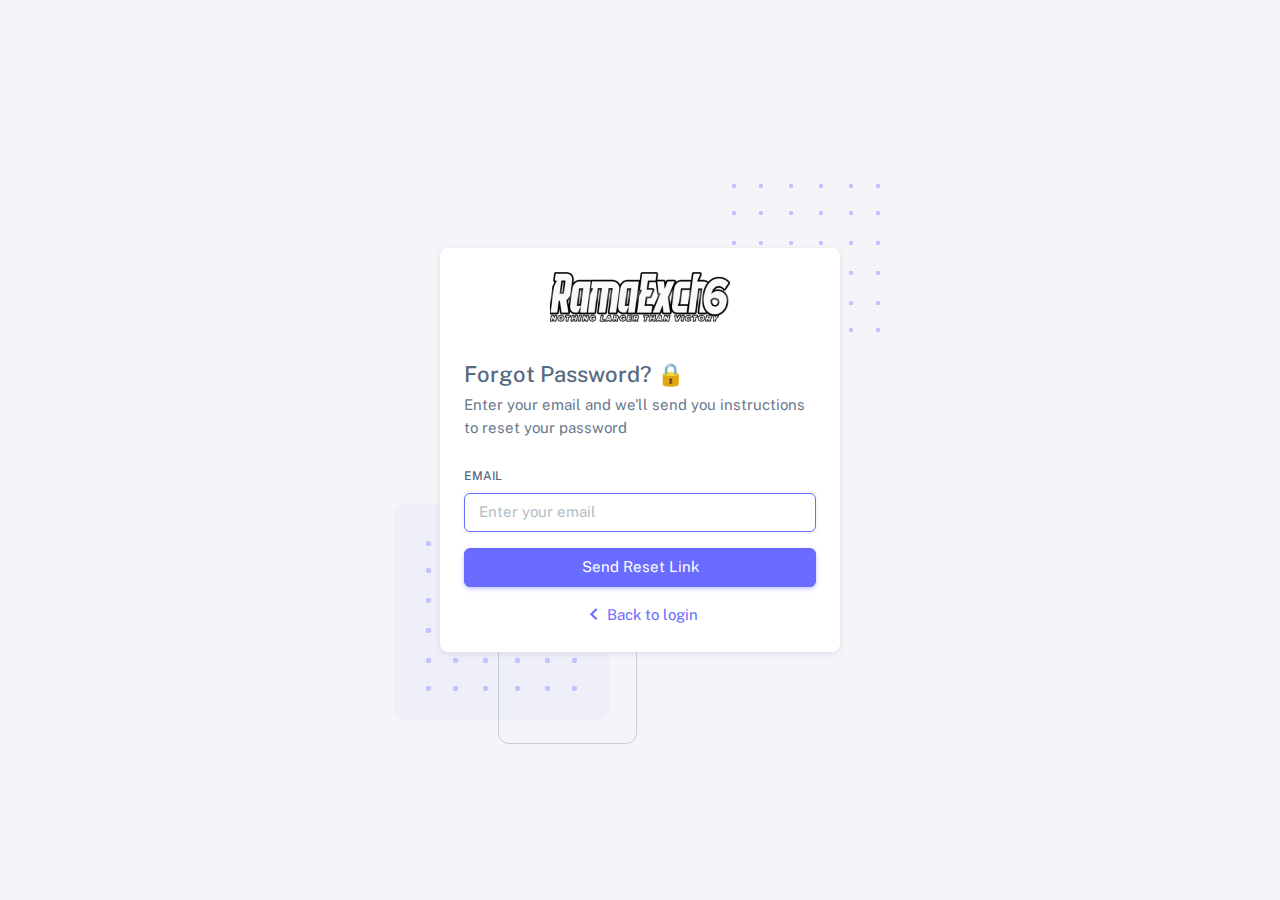
<file: forgot-password.html>
<!DOCTYPE html>

<html
  lang="en"
  class="light-style layout-wide customizer-hide">
  <head>
    <meta charset="utf-8" />
    <meta
      name="viewport"
      content="width=device-width, initial-scale=1.0, user-scalable=no, minimum-scale=1.0, maximum-scale=1.0" />

    <title>Forgot Password Basic - Pages | RamaExch</title>

    <meta name="description" content="" />

    <!-- Favicon -->
    <link rel="icon" type="image/x-icon" href="assets/img/favicon/favicon.ico" />

    <!-- Fonts -->
    <link rel="preconnect" href="https://fonts.googleapis.com" />
    <link rel="preconnect" href="https://fonts.gstatic.com" crossorigin />
    <link
      href="https://fonts.googleapis.com/css2?family=Public+Sans:ital,wght@0,300;0,400;0,500;0,600;0,700;1,300;1,400;1,500;1,600;1,700&display=swap"
      rel="stylesheet" />

    <link rel="stylesheet" href="assets/vendor/fonts/boxicons.css" />

    <!-- Core CSS -->
    <link rel="stylesheet" href="assets/vendor/css/core.css" class="template-customizer-core-css" />
    <link rel="stylesheet" href="assets/vendor/css/theme-default.css" class="template-customizer-theme-css" />
    <link rel="stylesheet" href="assets/css/demo.css" />

    <!-- Vendors CSS -->
    <link rel="stylesheet" href="assets/vendor/libs/perfect-scrollbar/perfect-scrollbar.css" />

    <!-- Page CSS -->
    <!-- Page -->
    <link rel="stylesheet" href="assets/vendor/css/pages/page-auth.css" />

    <!-- Helpers -->
    <script src="assets/vendor/js/helpers.js"></script>
    <!--! Template customizer & Theme config files MUST be included after core stylesheets and helpers.js in the <head> section -->
    <!--? Config:  Mandatory theme config file contain global vars & default theme options, Set your preferred theme option in this file.  -->
    <script src="assets/js/config.js"></script>
  </head>

  <body>
    <!-- Content -->

    <div class="container-xxl">
      <div class="authentication-wrapper authentication-basic container-p-y">
        <div class="authentication-inner py-4">
          <!-- Forgot Password -->
          <div class="card">
            <div class="card-body">
              <!-- Logo -->
              <div class="app-brand justify-content-center">
                <a href="index.html" class="app-brand-link gap-2">
                  <span class="app-brand-logo"><img src="assets/img/RAMA-logo.png" alt="" width="180" height="50" /></span>
                </a>
              </div>
              <!-- /Logo -->
              <h4 class="mb-2">Forgot Password? 🔒</h4>
              <p class="mb-4">Enter your email and we'll send you instructions to reset your password</p>
              <form id="formAuthentication" class="mb-3" action="index.html">
                <div class="mb-3">
                  <label for="email" class="form-label">Email</label>
                  <input
                    type="text"
                    class="form-control"
                    id="email"
                    name="email"
                    placeholder="Enter your email"
                    autofocus />
                </div>
                <button class="btn btn-primary d-grid w-100">Send Reset Link</button>
              </form>
              <div class="text-center">
                <a href="login.html" class="d-flex align-items-center justify-content-center">
                  <i class="bx bx-chevron-left scaleX-n1-rtl bx-sm"></i>
                  Back to login
                </a>
              </div>
            </div>
          </div>
          <!-- /Forgot Password -->
        </div>
      </div>
    </div>

    <!-- / Content -->

    <!-- Core JS -->
    <!-- build:js assets/vendor/js/core.js -->

    <script src="assets/vendor/libs/jquery/jquery.js"></script>
    <script src="assets/vendor/libs/popper/popper.js"></script>
    <script src="assets/vendor/js/bootstrap.js"></script>
    <script src="assets/vendor/libs/perfect-scrollbar/perfect-scrollbar.js"></script>
    <script src="assets/vendor/js/menu.js"></script>

    <!-- endbuild -->

    <!-- Vendors JS -->

    <!-- Main JS -->
    <script src="assets/js/main.js"></script>

    <!-- Page JS -->

    <!-- Place this tag in your head or just before your close body tag. -->
    <script async defer src="https://buttons.github.io/buttons.js"></script>
  </body>
</html>
</file>
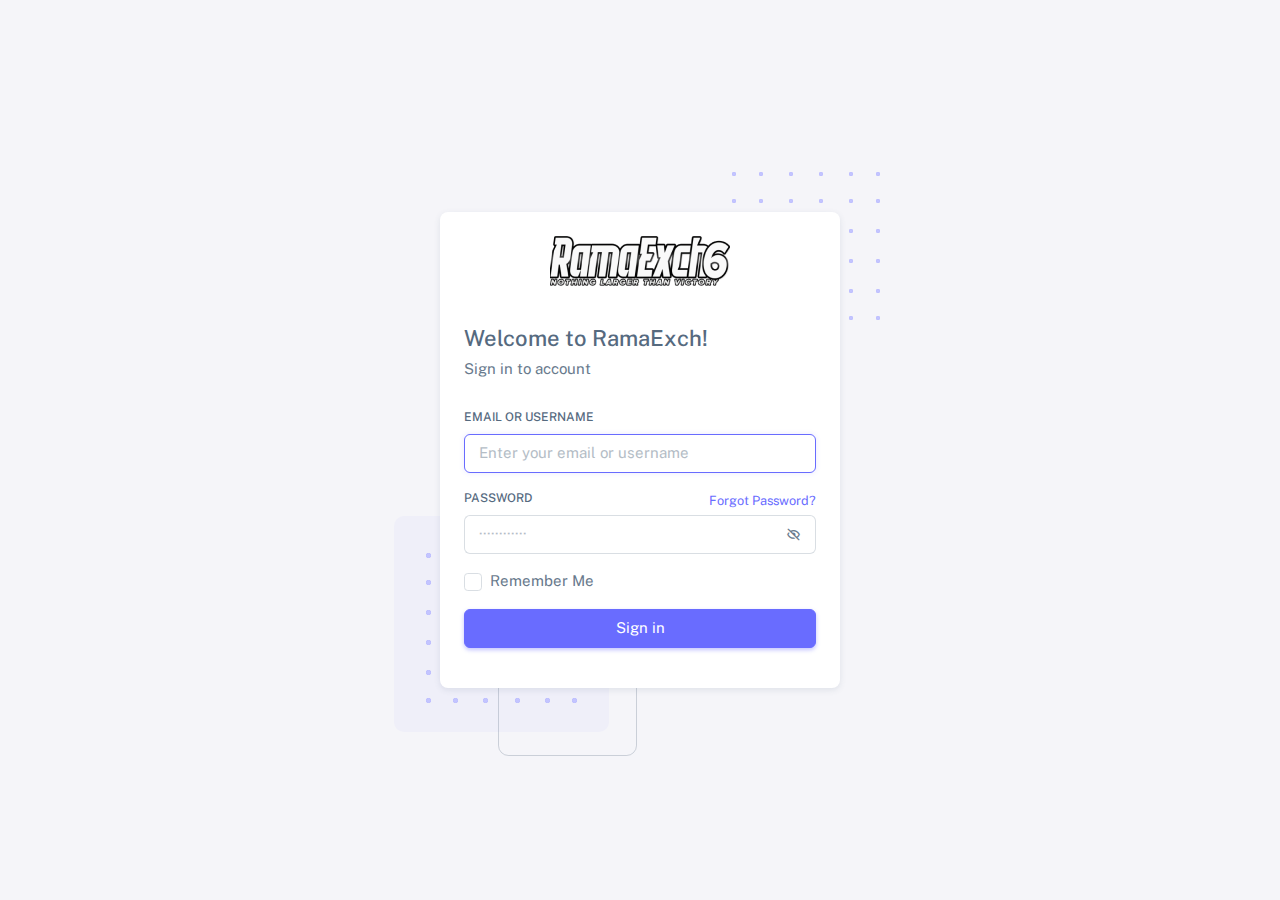
<file: login.html>
<!DOCTYPE html>

<html
  lang="en"
  class="light-style layout-wide customizer-hide">
  <head>
    <meta charset="utf-8" />
    <meta
      name="viewport"
      content="width=device-width, initial-scale=1.0, user-scalable=no, minimum-scale=1.0, maximum-scale=1.0" />

    <title>Login - Pages</title>

    <meta name="description" content="" />

    <!-- Favicon -->
    <!-- <link rel="icon" type="image/x-icon" href="../assets/img/favicon/favicon.ico" /> -->

    <!-- Fonts -->
    <link rel="preconnect" href="https://fonts.googleapis.com" />
    <link rel="preconnect" href="https://fonts.gstatic.com" crossorigin />
    <link
      href="https://fonts.googleapis.com/css2?family=Public+Sans:ital,wght@0,300;0,400;0,500;0,600;0,700;1,300;1,400;1,500;1,600;1,700&display=swap"
      rel="stylesheet" />

    <link rel="stylesheet" href="assets/vendor/fonts/boxicons.css" />

    <!-- Core CSS -->
    <link rel="stylesheet" href="assets/vendor/css/core.css" class="template-customizer-core-css" />
    <link rel="stylesheet" href="assets/vendor/css/theme-default.css" class="template-customizer-theme-css" />
    <link rel="stylesheet" href="assets/css/demo.css" />

    <!-- Vendors CSS -->
    <link rel="stylesheet" href="assets/vendor/libs/perfect-scrollbar/perfect-scrollbar.css" />

    <!-- Page CSS -->
    <!-- Page -->
    <link rel="stylesheet" href="assets/vendor/css/pages/page-auth.css" />

    <!-- Helpers -->
    <script src="assets/vendor/js/helpers.js"></script>
    <!--! Template customizer & Theme config files MUST be included after core stylesheets and helpers.js in the <head> section -->
    <!--? Config:  Mandatory theme config file contain global vars & default theme options, Set your preferred theme option in this file.  -->
    <script src="assets/js/config.js"></script>
  </head>

  <body>
    <!-- Content -->

    <div class="container-xxl">
      <div class="authentication-wrapper authentication-basic container-p-y">
        <div class="authentication-inner">
          <!-- Register -->
          <div class="card">
            <div class="card-body">
              <!-- Logo -->
              <div class="app-brand justify-content-center">
                <a href="index.html" class="app-brand-link gap-2">
                  <span class="app-brand-logo">
                    <img src="assets/img/RAMA-logo.png" alt="" width="180" height="50" />
                  </span>
                </a>
              </div>
              <!-- /Logo -->
              <h4 class="mb-2">Welcome to RamaExch! </h4>
              <p class="mb-4">Sign in to account</p>

              <form id="formAuthentication" class="mb-3" action="index.html">
                <div class="mb-3">
                  <label for="email" class="form-label">Email or Username</label>
                  <input
                    type="text"
                    class="form-control"
                    id="email"
                    name="email-username"
                    placeholder="Enter your email or username"
                    autofocus />
                </div>
                <div class="mb-3 form-password-toggle">
                  <div class="d-flex justify-content-between">
                    <label class="form-label" for="password">Password</label>
                    <a href="forgot-password.html">
                      <small>Forgot Password?</small>
                    </a>
                  </div>
                  <div class="input-group input-group-merge">
                    <input
                      type="password"
                      id="password"
                      class="form-control"
                      name="password"
                      placeholder="&#xb7;&#xb7;&#xb7;&#xb7;&#xb7;&#xb7;&#xb7;&#xb7;&#xb7;&#xb7;&#xb7;&#xb7;"
                      aria-describedby="password" />
                    <span class="input-group-text cursor-pointer"><i class="bx bx-hide"></i></span>
                  </div>
                </div>
                <div class="mb-3">
                  <div class="form-check">
                    <input class="form-check-input" type="checkbox" id="remember-me" />
                    <label class="form-check-label" for="remember-me"> Remember Me </label>
                  </div>
                </div>
                <div class="mb-3">
                  <button class="btn btn-primary d-grid w-100" type="submit">Sign in</button>
                </div>
              </form>
            </div>
          </div>
          <!-- /Register -->
        </div>
      </div>
    </div>

    <!-- / Content -->

    <!-- Core JS -->
    <!-- build:js assets/vendor/js/core.js -->

    <script src="assets/vendor/libs/jquery/jquery.js"></script>
    <script src="assets/vendor/libs/popper/popper.js"></script>
    <script src="assets/vendor/js/bootstrap.js"></script>
    <script src="assets/vendor/libs/perfect-scrollbar/perfect-scrollbar.js"></script>
    <script src="assets/vendor/js/menu.js"></script>

    <!-- endbuild -->

    <!-- Vendors JS -->

    <!-- Main JS -->
    <script src="assets/js/main.js"></script>

    <!-- Page JS -->

    <!-- Place this tag in your head or just before your close body tag. -->
  </body>
</html>
</file>
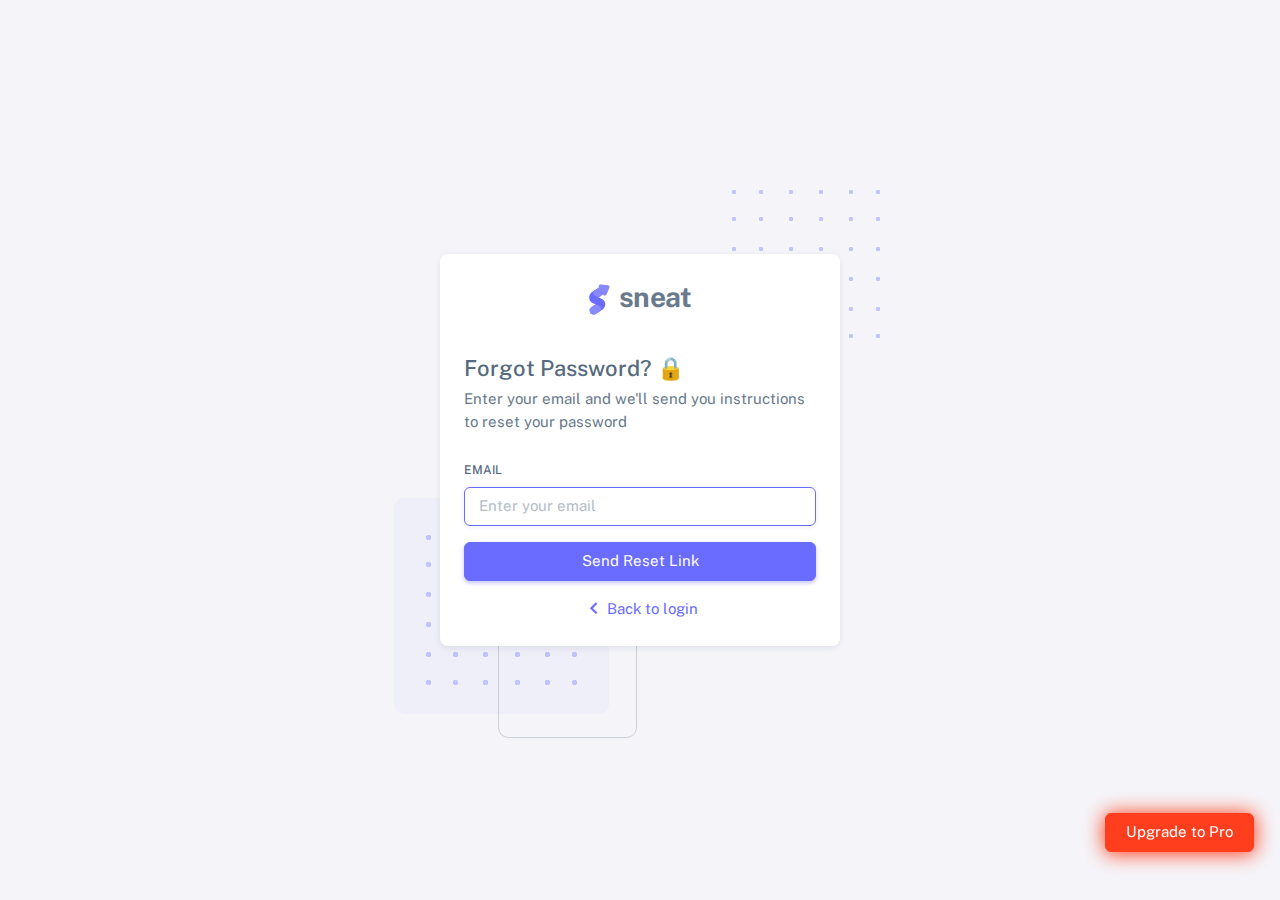
<file: html/auth-forgot-password-basic.html>
<!DOCTYPE html>

<html
  lang="en"
  class="light-style layout-wide customizer-hide"
  dir="ltr"
  data-theme="theme-default"
  data-assets-path="../assets/"
  data-template="vertical-menu-template-free">
  <head>
    <meta charset="utf-8" />
    <meta
      name="viewport"
      content="width=device-width, initial-scale=1.0, user-scalable=no, minimum-scale=1.0, maximum-scale=1.0" />

    <title>Forgot Password Basic - Pages | Sneat - Bootstrap 5 HTML Admin Template - Pro</title>

    <meta name="description" content="" />

    <!-- Favicon -->
    <link rel="icon" type="image/x-icon" href="../assets/img/favicon/favicon.ico" />

    <!-- Fonts -->
    <link rel="preconnect" href="https://fonts.googleapis.com" />
    <link rel="preconnect" href="https://fonts.gstatic.com" crossorigin />
    <link
      href="https://fonts.googleapis.com/css2?family=Public+Sans:ital,wght@0,300;0,400;0,500;0,600;0,700;1,300;1,400;1,500;1,600;1,700&display=swap"
      rel="stylesheet" />

    <link rel="stylesheet" href="../assets/vendor/fonts/boxicons.css" />

    <!-- Core CSS -->
    <link rel="stylesheet" href="../assets/vendor/css/core.css" class="template-customizer-core-css" />
    <link rel="stylesheet" href="../assets/vendor/css/theme-default.css" class="template-customizer-theme-css" />
    <link rel="stylesheet" href="../assets/css/demo.css" />

    <!-- Vendors CSS -->
    <link rel="stylesheet" href="../assets/vendor/libs/perfect-scrollbar/perfect-scrollbar.css" />

    <!-- Page CSS -->
    <!-- Page -->
    <link rel="stylesheet" href="../assets/vendor/css/pages/page-auth.css" />

    <!-- Helpers -->
    <script src="../assets/vendor/js/helpers.js"></script>
    <!--! Template customizer & Theme config files MUST be included after core stylesheets and helpers.js in the <head> section -->
    <!--? Config:  Mandatory theme config file contain global vars & default theme options, Set your preferred theme option in this file.  -->
    <script src="../assets/js/config.js"></script>
  </head>

  <body>
    <!-- Content -->

    <div class="container-xxl">
      <div class="authentication-wrapper authentication-basic container-p-y">
        <div class="authentication-inner py-4">
          <!-- Forgot Password -->
          <div class="card">
            <div class="card-body">
              <!-- Logo -->
              <div class="app-brand justify-content-center">
                <a href="index.html" class="app-brand-link gap-2">
                  <span class="app-brand-logo demo">
                    <svg
                      width="25"
                      viewBox="0 0 25 42"
                      version="1.1"
                      xmlns="http://www.w3.org/2000/svg"
                      xmlns:xlink="http://www.w3.org/1999/xlink">
                      <defs>
                        <path
                          d="M13.7918663,0.358365126 L3.39788168,7.44174259 C0.566865006,9.69408886 -0.379795268,12.4788597 0.557900856,15.7960551 C0.68998853,16.2305145 1.09562888,17.7872135 3.12357076,19.2293357 C3.8146334,19.7207684 5.32369333,20.3834223 7.65075054,21.2172976 L7.59773219,21.2525164 L2.63468769,24.5493413 C0.445452254,26.3002124 0.0884951797,28.5083815 1.56381646,31.1738486 C2.83770406,32.8170431 5.20850219,33.2640127 7.09180128,32.5391577 C8.347334,32.0559211 11.4559176,30.0011079 16.4175519,26.3747182 C18.0338572,24.4997857 18.6973423,22.4544883 18.4080071,20.2388261 C17.963753,17.5346866 16.1776345,15.5799961 13.0496516,14.3747546 L10.9194936,13.4715819 L18.6192054,7.984237 L13.7918663,0.358365126 Z"
                          id="path-1"></path>
                        <path
                          d="M5.47320593,6.00457225 C4.05321814,8.216144 4.36334763,10.0722806 6.40359441,11.5729822 C8.61520715,12.571656 10.0999176,13.2171421 10.8577257,13.5094407 L15.5088241,14.433041 L18.6192054,7.984237 C15.5364148,3.11535317 13.9273018,0.573395879 13.7918663,0.358365126 C13.5790555,0.511491653 10.8061687,2.3935607 5.47320593,6.00457225 Z"
                          id="path-3"></path>
                        <path
                          d="M7.50063644,21.2294429 L12.3234468,23.3159332 C14.1688022,24.7579751 14.397098,26.4880487 13.008334,28.506154 C11.6195701,30.5242593 10.3099883,31.790241 9.07958868,32.3040991 C5.78142938,33.4346997 4.13234973,34 4.13234973,34 C4.13234973,34 2.75489982,33.0538207 2.37032616e-14,31.1614621 C-0.55822714,27.8186216 -0.55822714,26.0572515 -4.05231404e-15,25.8773518 C0.83734071,25.6075023 2.77988457,22.8248993 3.3049379,22.52991 C3.65497346,22.3332504 5.05353963,21.8997614 7.50063644,21.2294429 Z"
                          id="path-4"></path>
                        <path
                          d="M20.6,7.13333333 L25.6,13.8 C26.2627417,14.6836556 26.0836556,15.9372583 25.2,16.6 C24.8538077,16.8596443 24.4327404,17 24,17 L14,17 C12.8954305,17 12,16.1045695 12,15 C12,14.5672596 12.1403557,14.1461923 12.4,13.8 L17.4,7.13333333 C18.0627417,6.24967773 19.3163444,6.07059163 20.2,6.73333333 C20.3516113,6.84704183 20.4862915,6.981722 20.6,7.13333333 Z"
                          id="path-5"></path>
                      </defs>
                      <g id="g-app-brand" stroke="none" stroke-width="1" fill="none" fill-rule="evenodd">
                        <g id="Brand-Logo" transform="translate(-27.000000, -15.000000)">
                          <g id="Icon" transform="translate(27.000000, 15.000000)">
                            <g id="Mask" transform="translate(0.000000, 8.000000)">
                              <mask id="mask-2" fill="white">
                                <use xlink:href="#path-1"></use>
                              </mask>
                              <use fill="#696cff" xlink:href="#path-1"></use>
                              <g id="Path-3" mask="url(#mask-2)">
                                <use fill="#696cff" xlink:href="#path-3"></use>
                                <use fill-opacity="0.2" fill="#FFFFFF" xlink:href="#path-3"></use>
                              </g>
                              <g id="Path-4" mask="url(#mask-2)">
                                <use fill="#696cff" xlink:href="#path-4"></use>
                                <use fill-opacity="0.2" fill="#FFFFFF" xlink:href="#path-4"></use>
                              </g>
                            </g>
                            <g
                              id="Triangle"
                              transform="translate(19.000000, 11.000000) rotate(-300.000000) translate(-19.000000, -11.000000) ">
                              <use fill="#696cff" xlink:href="#path-5"></use>
                              <use fill-opacity="0.2" fill="#FFFFFF" xlink:href="#path-5"></use>
                            </g>
                          </g>
                        </g>
                      </g>
                    </svg>
                  </span>
                  <span class="app-brand-text demo text-body fw-bold">Sneat</span>
                </a>
              </div>
              <!-- /Logo -->
              <h4 class="mb-2">Forgot Password? 🔒</h4>
              <p class="mb-4">Enter your email and we'll send you instructions to reset your password</p>
              <form id="formAuthentication" class="mb-3" action="index.html">
                <div class="mb-3">
                  <label for="email" class="form-label">Email</label>
                  <input
                    type="text"
                    class="form-control"
                    id="email"
                    name="email"
                    placeholder="Enter your email"
                    autofocus />
                </div>
                <button class="btn btn-primary d-grid w-100">Send Reset Link</button>
              </form>
              <div class="text-center">
                <a href="auth-login-basic.html" class="d-flex align-items-center justify-content-center">
                  <i class="bx bx-chevron-left scaleX-n1-rtl bx-sm"></i>
                  Back to login
                </a>
              </div>
            </div>
          </div>
          <!-- /Forgot Password -->
        </div>
      </div>
    </div>

    <!-- / Content -->

    <div class="buy-now">
      <a
        href="https://themeselection.com/item/sneat-bootstrap-html-admin-template/"
        target="_blank"
        class="btn btn-danger btn-buy-now"
        >Upgrade to Pro</a
      >
    </div>

    <!-- Core JS -->
    <!-- build:js assets/vendor/js/core.js -->

    <script src="../assets/vendor/libs/jquery/jquery.js"></script>
    <script src="../assets/vendor/libs/popper/popper.js"></script>
    <script src="../assets/vendor/js/bootstrap.js"></script>
    <script src="../assets/vendor/libs/perfect-scrollbar/perfect-scrollbar.js"></script>
    <script src="../assets/vendor/js/menu.js"></script>

    <!-- endbuild -->

    <!-- Vendors JS -->

    <!-- Main JS -->
    <script src="../assets/js/main.js"></script>

    <!-- Page JS -->

    <!-- Place this tag in your head or just before your close body tag. -->
    <script async defer src="https://buttons.github.io/buttons.js"></script>
  </body>
</html>
</file>
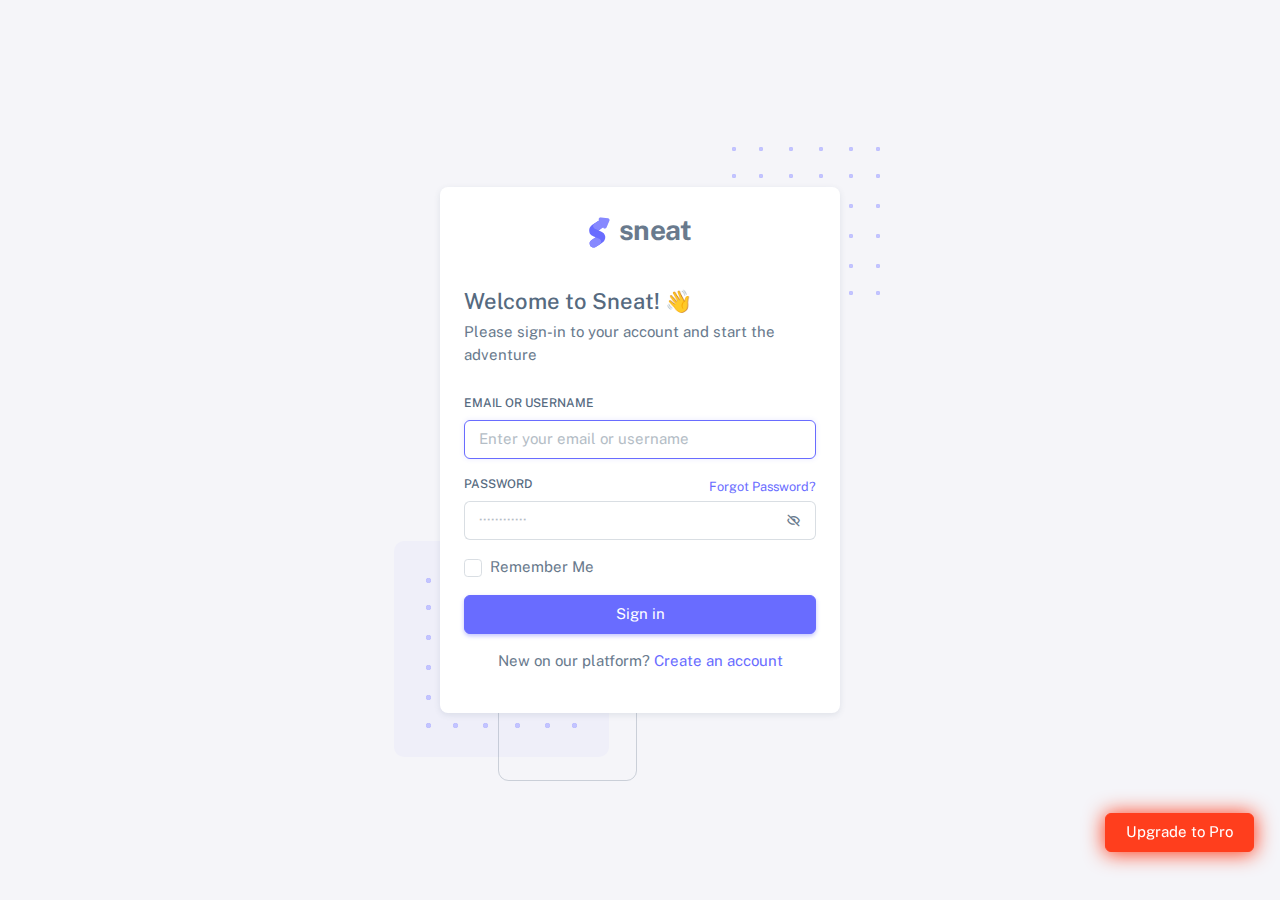
<file: html/auth-login-basic.html>
<!DOCTYPE html>

<html
  lang="en"
  class="light-style layout-wide customizer-hide"
  dir="ltr"
  data-theme="theme-default"
  data-assets-path="../assets/"
  data-template="vertical-menu-template-free">
  <head>
    <meta charset="utf-8" />
    <meta
      name="viewport"
      content="width=device-width, initial-scale=1.0, user-scalable=no, minimum-scale=1.0, maximum-scale=1.0" />

    <title>Login Basic - Pages | Sneat - Bootstrap 5 HTML Admin Template - Pro</title>

    <meta name="description" content="" />

    <!-- Favicon -->
    <link rel="icon" type="image/x-icon" href="../assets/img/favicon/favicon.ico" />

    <!-- Fonts -->
    <link rel="preconnect" href="https://fonts.googleapis.com" />
    <link rel="preconnect" href="https://fonts.gstatic.com" crossorigin />
    <link
      href="https://fonts.googleapis.com/css2?family=Public+Sans:ital,wght@0,300;0,400;0,500;0,600;0,700;1,300;1,400;1,500;1,600;1,700&display=swap"
      rel="stylesheet" />

    <link rel="stylesheet" href="../assets/vendor/fonts/boxicons.css" />

    <!-- Core CSS -->
    <link rel="stylesheet" href="../assets/vendor/css/core.css" class="template-customizer-core-css" />
    <link rel="stylesheet" href="../assets/vendor/css/theme-default.css" class="template-customizer-theme-css" />
    <link rel="stylesheet" href="../assets/css/demo.css" />

    <!-- Vendors CSS -->
    <link rel="stylesheet" href="../assets/vendor/libs/perfect-scrollbar/perfect-scrollbar.css" />

    <!-- Page CSS -->
    <!-- Page -->
    <link rel="stylesheet" href="../assets/vendor/css/pages/page-auth.css" />

    <!-- Helpers -->
    <script src="../assets/vendor/js/helpers.js"></script>
    <!--! Template customizer & Theme config files MUST be included after core stylesheets and helpers.js in the <head> section -->
    <!--? Config:  Mandatory theme config file contain global vars & default theme options, Set your preferred theme option in this file.  -->
    <script src="../assets/js/config.js"></script>
  </head>

  <body>
    <!-- Content -->

    <div class="container-xxl">
      <div class="authentication-wrapper authentication-basic container-p-y">
        <div class="authentication-inner">
          <!-- Register -->
          <div class="card">
            <div class="card-body">
              <!-- Logo -->
              <div class="app-brand justify-content-center">
                <a href="index.html" class="app-brand-link gap-2">
                  <span class="app-brand-logo demo">
                    <svg
                      width="25"
                      viewBox="0 0 25 42"
                      version="1.1"
                      xmlns="http://www.w3.org/2000/svg"
                      xmlns:xlink="http://www.w3.org/1999/xlink">
                      <defs>
                        <path
                          d="M13.7918663,0.358365126 L3.39788168,7.44174259 C0.566865006,9.69408886 -0.379795268,12.4788597 0.557900856,15.7960551 C0.68998853,16.2305145 1.09562888,17.7872135 3.12357076,19.2293357 C3.8146334,19.7207684 5.32369333,20.3834223 7.65075054,21.2172976 L7.59773219,21.2525164 L2.63468769,24.5493413 C0.445452254,26.3002124 0.0884951797,28.5083815 1.56381646,31.1738486 C2.83770406,32.8170431 5.20850219,33.2640127 7.09180128,32.5391577 C8.347334,32.0559211 11.4559176,30.0011079 16.4175519,26.3747182 C18.0338572,24.4997857 18.6973423,22.4544883 18.4080071,20.2388261 C17.963753,17.5346866 16.1776345,15.5799961 13.0496516,14.3747546 L10.9194936,13.4715819 L18.6192054,7.984237 L13.7918663,0.358365126 Z"
                          id="path-1"></path>
                        <path
                          d="M5.47320593,6.00457225 C4.05321814,8.216144 4.36334763,10.0722806 6.40359441,11.5729822 C8.61520715,12.571656 10.0999176,13.2171421 10.8577257,13.5094407 L15.5088241,14.433041 L18.6192054,7.984237 C15.5364148,3.11535317 13.9273018,0.573395879 13.7918663,0.358365126 C13.5790555,0.511491653 10.8061687,2.3935607 5.47320593,6.00457225 Z"
                          id="path-3"></path>
                        <path
                          d="M7.50063644,21.2294429 L12.3234468,23.3159332 C14.1688022,24.7579751 14.397098,26.4880487 13.008334,28.506154 C11.6195701,30.5242593 10.3099883,31.790241 9.07958868,32.3040991 C5.78142938,33.4346997 4.13234973,34 4.13234973,34 C4.13234973,34 2.75489982,33.0538207 2.37032616e-14,31.1614621 C-0.55822714,27.8186216 -0.55822714,26.0572515 -4.05231404e-15,25.8773518 C0.83734071,25.6075023 2.77988457,22.8248993 3.3049379,22.52991 C3.65497346,22.3332504 5.05353963,21.8997614 7.50063644,21.2294429 Z"
                          id="path-4"></path>
                        <path
                          d="M20.6,7.13333333 L25.6,13.8 C26.2627417,14.6836556 26.0836556,15.9372583 25.2,16.6 C24.8538077,16.8596443 24.4327404,17 24,17 L14,17 C12.8954305,17 12,16.1045695 12,15 C12,14.5672596 12.1403557,14.1461923 12.4,13.8 L17.4,7.13333333 C18.0627417,6.24967773 19.3163444,6.07059163 20.2,6.73333333 C20.3516113,6.84704183 20.4862915,6.981722 20.6,7.13333333 Z"
                          id="path-5"></path>
                      </defs>
                      <g id="g-app-brand" stroke="none" stroke-width="1" fill="none" fill-rule="evenodd">
                        <g id="Brand-Logo" transform="translate(-27.000000, -15.000000)">
                          <g id="Icon" transform="translate(27.000000, 15.000000)">
                            <g id="Mask" transform="translate(0.000000, 8.000000)">
                              <mask id="mask-2" fill="white">
                                <use xlink:href="#path-1"></use>
                              </mask>
                              <use fill="#696cff" xlink:href="#path-1"></use>
                              <g id="Path-3" mask="url(#mask-2)">
                                <use fill="#696cff" xlink:href="#path-3"></use>
                                <use fill-opacity="0.2" fill="#FFFFFF" xlink:href="#path-3"></use>
                              </g>
                              <g id="Path-4" mask="url(#mask-2)">
                                <use fill="#696cff" xlink:href="#path-4"></use>
                                <use fill-opacity="0.2" fill="#FFFFFF" xlink:href="#path-4"></use>
                              </g>
                            </g>
                            <g
                              id="Triangle"
                              transform="translate(19.000000, 11.000000) rotate(-300.000000) translate(-19.000000, -11.000000) ">
                              <use fill="#696cff" xlink:href="#path-5"></use>
                              <use fill-opacity="0.2" fill="#FFFFFF" xlink:href="#path-5"></use>
                            </g>
                          </g>
                        </g>
                      </g>
                    </svg>
                  </span>
                  <span class="app-brand-text demo text-body fw-bold">Sneat</span>
                </a>
              </div>
              <!-- /Logo -->
              <h4 class="mb-2">Welcome to Sneat! 👋</h4>
              <p class="mb-4">Please sign-in to your account and start the adventure</p>

              <form id="formAuthentication" class="mb-3" action="index.html">
                <div class="mb-3">
                  <label for="email" class="form-label">Email or Username</label>
                  <input
                    type="text"
                    class="form-control"
                    id="email"
                    name="email-username"
                    placeholder="Enter your email or username"
                    autofocus />
                </div>
                <div class="mb-3 form-password-toggle">
                  <div class="d-flex justify-content-between">
                    <label class="form-label" for="password">Password</label>
                    <a href="auth-forgot-password-basic.html">
                      <small>Forgot Password?</small>
                    </a>
                  </div>
                  <div class="input-group input-group-merge">
                    <input
                      type="password"
                      id="password"
                      class="form-control"
                      name="password"
                      placeholder="&#xb7;&#xb7;&#xb7;&#xb7;&#xb7;&#xb7;&#xb7;&#xb7;&#xb7;&#xb7;&#xb7;&#xb7;"
                      aria-describedby="password" />
                    <span class="input-group-text cursor-pointer"><i class="bx bx-hide"></i></span>
                  </div>
                </div>
                <div class="mb-3">
                  <div class="form-check">
                    <input class="form-check-input" type="checkbox" id="remember-me" />
                    <label class="form-check-label" for="remember-me"> Remember Me </label>
                  </div>
                </div>
                <div class="mb-3">
                  <button class="btn btn-primary d-grid w-100" type="submit">Sign in</button>
                </div>
              </form>

              <p class="text-center">
                <span>New on our platform?</span>
                <a href="auth-register-basic.html">
                  <span>Create an account</span>
                </a>
              </p>
            </div>
          </div>
          <!-- /Register -->
        </div>
      </div>
    </div>

    <!-- / Content -->

    <div class="buy-now">
      <a
        href="https://themeselection.com/item/sneat-bootstrap-html-admin-template/"
        target="_blank"
        class="btn btn-danger btn-buy-now"
        >Upgrade to Pro</a
      >
    </div>

    <!-- Core JS -->
    <!-- build:js assets/vendor/js/core.js -->

    <script src="../assets/vendor/libs/jquery/jquery.js"></script>
    <script src="../assets/vendor/libs/popper/popper.js"></script>
    <script src="../assets/vendor/js/bootstrap.js"></script>
    <script src="../assets/vendor/libs/perfect-scrollbar/perfect-scrollbar.js"></script>
    <script src="../assets/vendor/js/menu.js"></script>

    <!-- endbuild -->

    <!-- Vendors JS -->

    <!-- Main JS -->
    <script src="../assets/js/main.js"></script>

    <!-- Page JS -->

    <!-- Place this tag in your head or just before your close body tag. -->
    <script async defer src="https://buttons.github.io/buttons.js"></script>
  </body>
</html>
</file>
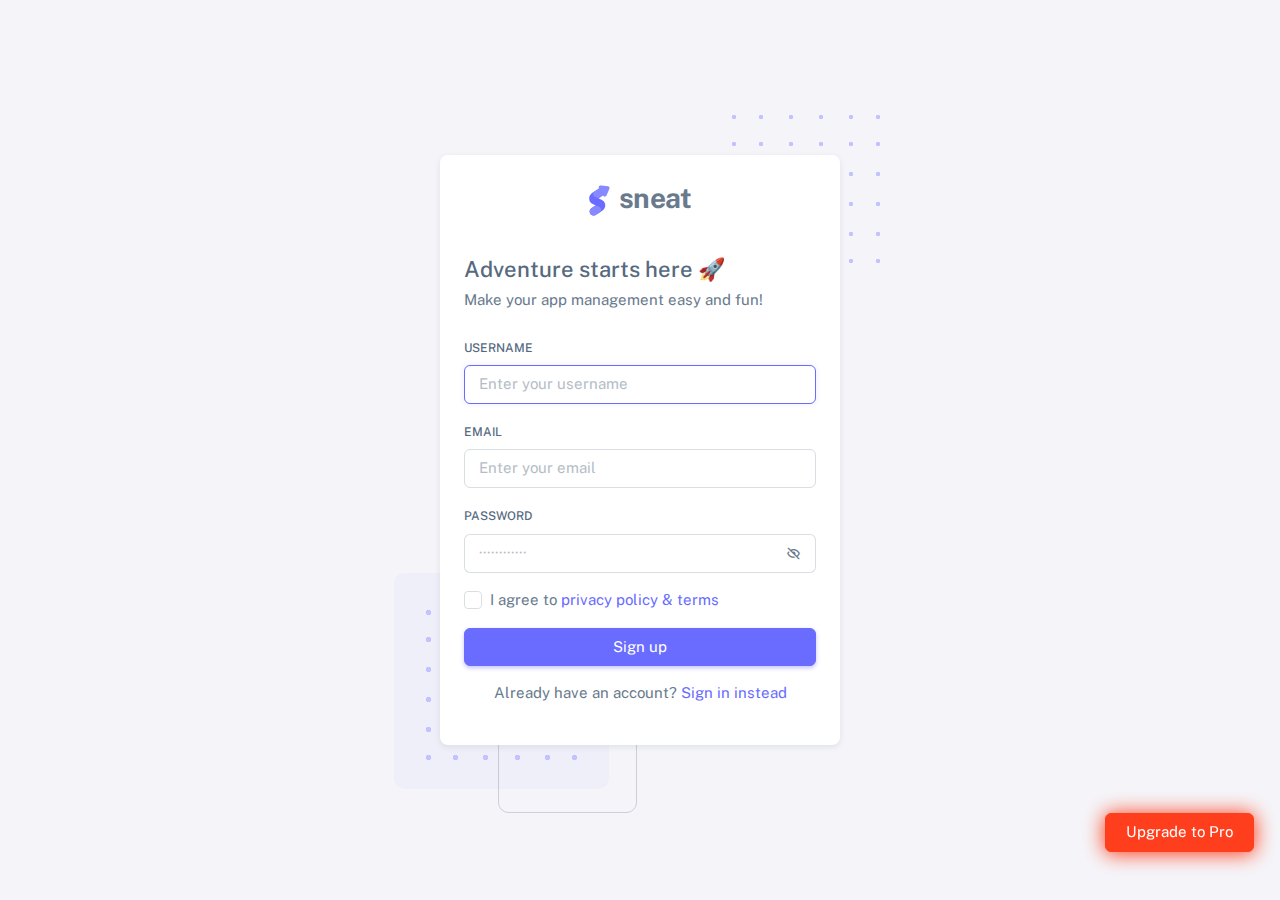
<file: html/auth-register-basic.html>
<!DOCTYPE html>

<html
  lang="en"
  class="light-style layout-wide customizer-hide"
  dir="ltr"
  data-theme="theme-default"
  data-assets-path="../assets/"
  data-template="vertical-menu-template-free">
  <head>
    <meta charset="utf-8" />
    <meta
      name="viewport"
      content="width=device-width, initial-scale=1.0, user-scalable=no, minimum-scale=1.0, maximum-scale=1.0" />

    <title>Register Basic - Pages | Sneat - Bootstrap 5 HTML Admin Template - Pro</title>

    <meta name="description" content="" />

    <!-- Favicon -->
    <link rel="icon" type="image/x-icon" href="../assets/img/favicon/favicon.ico" />

    <!-- Fonts -->
    <link rel="preconnect" href="https://fonts.googleapis.com" />
    <link rel="preconnect" href="https://fonts.gstatic.com" crossorigin />
    <link
      href="https://fonts.googleapis.com/css2?family=Public+Sans:ital,wght@0,300;0,400;0,500;0,600;0,700;1,300;1,400;1,500;1,600;1,700&display=swap"
      rel="stylesheet" />

    <link rel="stylesheet" href="../assets/vendor/fonts/boxicons.css" />

    <!-- Core CSS -->
    <link rel="stylesheet" href="../assets/vendor/css/core.css" class="template-customizer-core-css" />
    <link rel="stylesheet" href="../assets/vendor/css/theme-default.css" class="template-customizer-theme-css" />
    <link rel="stylesheet" href="../assets/css/demo.css" />

    <!-- Vendors CSS -->
    <link rel="stylesheet" href="../assets/vendor/libs/perfect-scrollbar/perfect-scrollbar.css" />

    <!-- Page CSS -->
    <!-- Page -->
    <link rel="stylesheet" href="../assets/vendor/css/pages/page-auth.css" />

    <!-- Helpers -->
    <script src="../assets/vendor/js/helpers.js"></script>
    <!--! Template customizer & Theme config files MUST be included after core stylesheets and helpers.js in the <head> section -->
    <!--? Config:  Mandatory theme config file contain global vars & default theme options, Set your preferred theme option in this file.  -->
    <script src="../assets/js/config.js"></script>
  </head>

  <body>
    <!-- Content -->

    <div class="container-xxl">
      <div class="authentication-wrapper authentication-basic container-p-y">
        <div class="authentication-inner">
          <!-- Register Card -->
          <div class="card">
            <div class="card-body">
              <!-- Logo -->
              <div class="app-brand justify-content-center">
                <a href="index.html" class="app-brand-link gap-2">
                  <span class="app-brand-logo demo">
                    <svg
                      width="25"
                      viewBox="0 0 25 42"
                      version="1.1"
                      xmlns="http://www.w3.org/2000/svg"
                      xmlns:xlink="http://www.w3.org/1999/xlink">
                      <defs>
                        <path
                          d="M13.7918663,0.358365126 L3.39788168,7.44174259 C0.566865006,9.69408886 -0.379795268,12.4788597 0.557900856,15.7960551 C0.68998853,16.2305145 1.09562888,17.7872135 3.12357076,19.2293357 C3.8146334,19.7207684 5.32369333,20.3834223 7.65075054,21.2172976 L7.59773219,21.2525164 L2.63468769,24.5493413 C0.445452254,26.3002124 0.0884951797,28.5083815 1.56381646,31.1738486 C2.83770406,32.8170431 5.20850219,33.2640127 7.09180128,32.5391577 C8.347334,32.0559211 11.4559176,30.0011079 16.4175519,26.3747182 C18.0338572,24.4997857 18.6973423,22.4544883 18.4080071,20.2388261 C17.963753,17.5346866 16.1776345,15.5799961 13.0496516,14.3747546 L10.9194936,13.4715819 L18.6192054,7.984237 L13.7918663,0.358365126 Z"
                          id="path-1"></path>
                        <path
                          d="M5.47320593,6.00457225 C4.05321814,8.216144 4.36334763,10.0722806 6.40359441,11.5729822 C8.61520715,12.571656 10.0999176,13.2171421 10.8577257,13.5094407 L15.5088241,14.433041 L18.6192054,7.984237 C15.5364148,3.11535317 13.9273018,0.573395879 13.7918663,0.358365126 C13.5790555,0.511491653 10.8061687,2.3935607 5.47320593,6.00457225 Z"
                          id="path-3"></path>
                        <path
                          d="M7.50063644,21.2294429 L12.3234468,23.3159332 C14.1688022,24.7579751 14.397098,26.4880487 13.008334,28.506154 C11.6195701,30.5242593 10.3099883,31.790241 9.07958868,32.3040991 C5.78142938,33.4346997 4.13234973,34 4.13234973,34 C4.13234973,34 2.75489982,33.0538207 2.37032616e-14,31.1614621 C-0.55822714,27.8186216 -0.55822714,26.0572515 -4.05231404e-15,25.8773518 C0.83734071,25.6075023 2.77988457,22.8248993 3.3049379,22.52991 C3.65497346,22.3332504 5.05353963,21.8997614 7.50063644,21.2294429 Z"
                          id="path-4"></path>
                        <path
                          d="M20.6,7.13333333 L25.6,13.8 C26.2627417,14.6836556 26.0836556,15.9372583 25.2,16.6 C24.8538077,16.8596443 24.4327404,17 24,17 L14,17 C12.8954305,17 12,16.1045695 12,15 C12,14.5672596 12.1403557,14.1461923 12.4,13.8 L17.4,7.13333333 C18.0627417,6.24967773 19.3163444,6.07059163 20.2,6.73333333 C20.3516113,6.84704183 20.4862915,6.981722 20.6,7.13333333 Z"
                          id="path-5"></path>
                      </defs>
                      <g id="g-app-brand" stroke="none" stroke-width="1" fill="none" fill-rule="evenodd">
                        <g id="Brand-Logo" transform="translate(-27.000000, -15.000000)">
                          <g id="Icon" transform="translate(27.000000, 15.000000)">
                            <g id="Mask" transform="translate(0.000000, 8.000000)">
                              <mask id="mask-2" fill="white">
                                <use xlink:href="#path-1"></use>
                              </mask>
                              <use fill="#696cff" xlink:href="#path-1"></use>
                              <g id="Path-3" mask="url(#mask-2)">
                                <use fill="#696cff" xlink:href="#path-3"></use>
                                <use fill-opacity="0.2" fill="#FFFFFF" xlink:href="#path-3"></use>
                              </g>
                              <g id="Path-4" mask="url(#mask-2)">
                                <use fill="#696cff" xlink:href="#path-4"></use>
                                <use fill-opacity="0.2" fill="#FFFFFF" xlink:href="#path-4"></use>
                              </g>
                            </g>
                            <g
                              id="Triangle"
                              transform="translate(19.000000, 11.000000) rotate(-300.000000) translate(-19.000000, -11.000000) ">
                              <use fill="#696cff" xlink:href="#path-5"></use>
                              <use fill-opacity="0.2" fill="#FFFFFF" xlink:href="#path-5"></use>
                            </g>
                          </g>
                        </g>
                      </g>
                    </svg>
                  </span>
                  <span class="app-brand-text demo text-body fw-bold">Sneat</span>
                </a>
              </div>
              <!-- /Logo -->
              <h4 class="mb-2">Adventure starts here 🚀</h4>
              <p class="mb-4">Make your app management easy and fun!</p>

              <form id="formAuthentication" class="mb-3" action="index.html">
                <div class="mb-3">
                  <label for="username" class="form-label">Username</label>
                  <input
                    type="text"
                    class="form-control"
                    id="username"
                    name="username"
                    placeholder="Enter your username"
                    autofocus />
                </div>
                <div class="mb-3">
                  <label for="email" class="form-label">Email</label>
                  <input type="text" class="form-control" id="email" name="email" placeholder="Enter your email" />
                </div>
                <div class="mb-3 form-password-toggle">
                  <label class="form-label" for="password">Password</label>
                  <div class="input-group input-group-merge">
                    <input
                      type="password"
                      id="password"
                      class="form-control"
                      name="password"
                      placeholder="&#xb7;&#xb7;&#xb7;&#xb7;&#xb7;&#xb7;&#xb7;&#xb7;&#xb7;&#xb7;&#xb7;&#xb7;"
                      aria-describedby="password" />
                    <span class="input-group-text cursor-pointer"><i class="bx bx-hide"></i></span>
                  </div>
                </div>

                <div class="mb-3">
                  <div class="form-check">
                    <input class="form-check-input" type="checkbox" id="terms-conditions" name="terms" />
                    <label class="form-check-label" for="terms-conditions">
                      I agree to
                      <a href="javascript:void(0);">privacy policy & terms</a>
                    </label>
                  </div>
                </div>
                <button class="btn btn-primary d-grid w-100">Sign up</button>
              </form>

              <p class="text-center">
                <span>Already have an account?</span>
                <a href="auth-login-basic.html">
                  <span>Sign in instead</span>
                </a>
              </p>
            </div>
          </div>
          <!-- Register Card -->
        </div>
      </div>
    </div>

    <!-- / Content -->

    <div class="buy-now">
      <a
        href="https://themeselection.com/item/sneat-bootstrap-html-admin-template/"
        target="_blank"
        class="btn btn-danger btn-buy-now"
        >Upgrade to Pro</a
      >
    </div>

    <!-- Core JS -->
    <!-- build:js assets/vendor/js/core.js -->

    <script src="../assets/vendor/libs/jquery/jquery.js"></script>
    <script src="../assets/vendor/libs/popper/popper.js"></script>
    <script src="../assets/vendor/js/bootstrap.js"></script>
    <script src="../assets/vendor/libs/perfect-scrollbar/perfect-scrollbar.js"></script>
    <script src="../assets/vendor/js/menu.js"></script>

    <!-- endbuild -->

    <!-- Vendors JS -->

    <!-- Main JS -->
    <script src="../assets/js/main.js"></script>

    <!-- Page JS -->

    <!-- Place this tag in your head or just before your close body tag. -->
    <script async defer src="https://buttons.github.io/buttons.js"></script>
  </body>
</html>
</file>
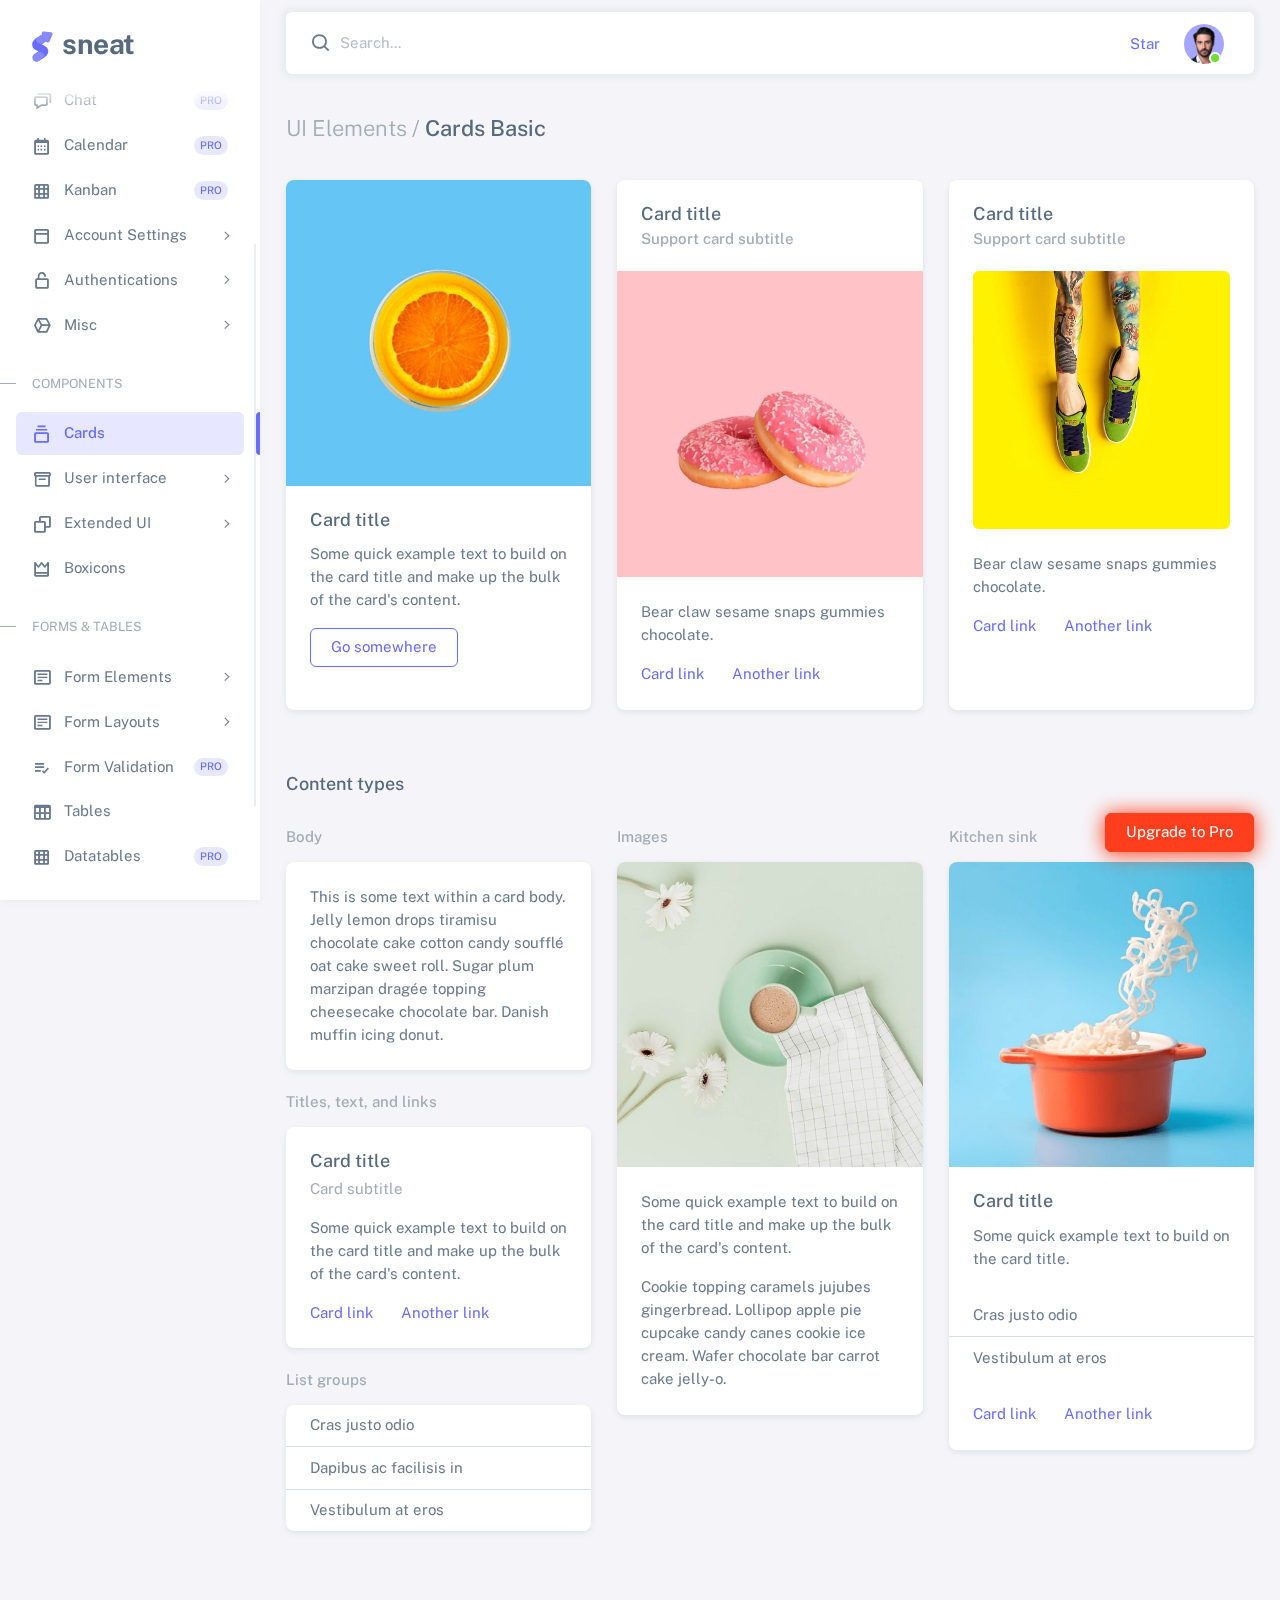
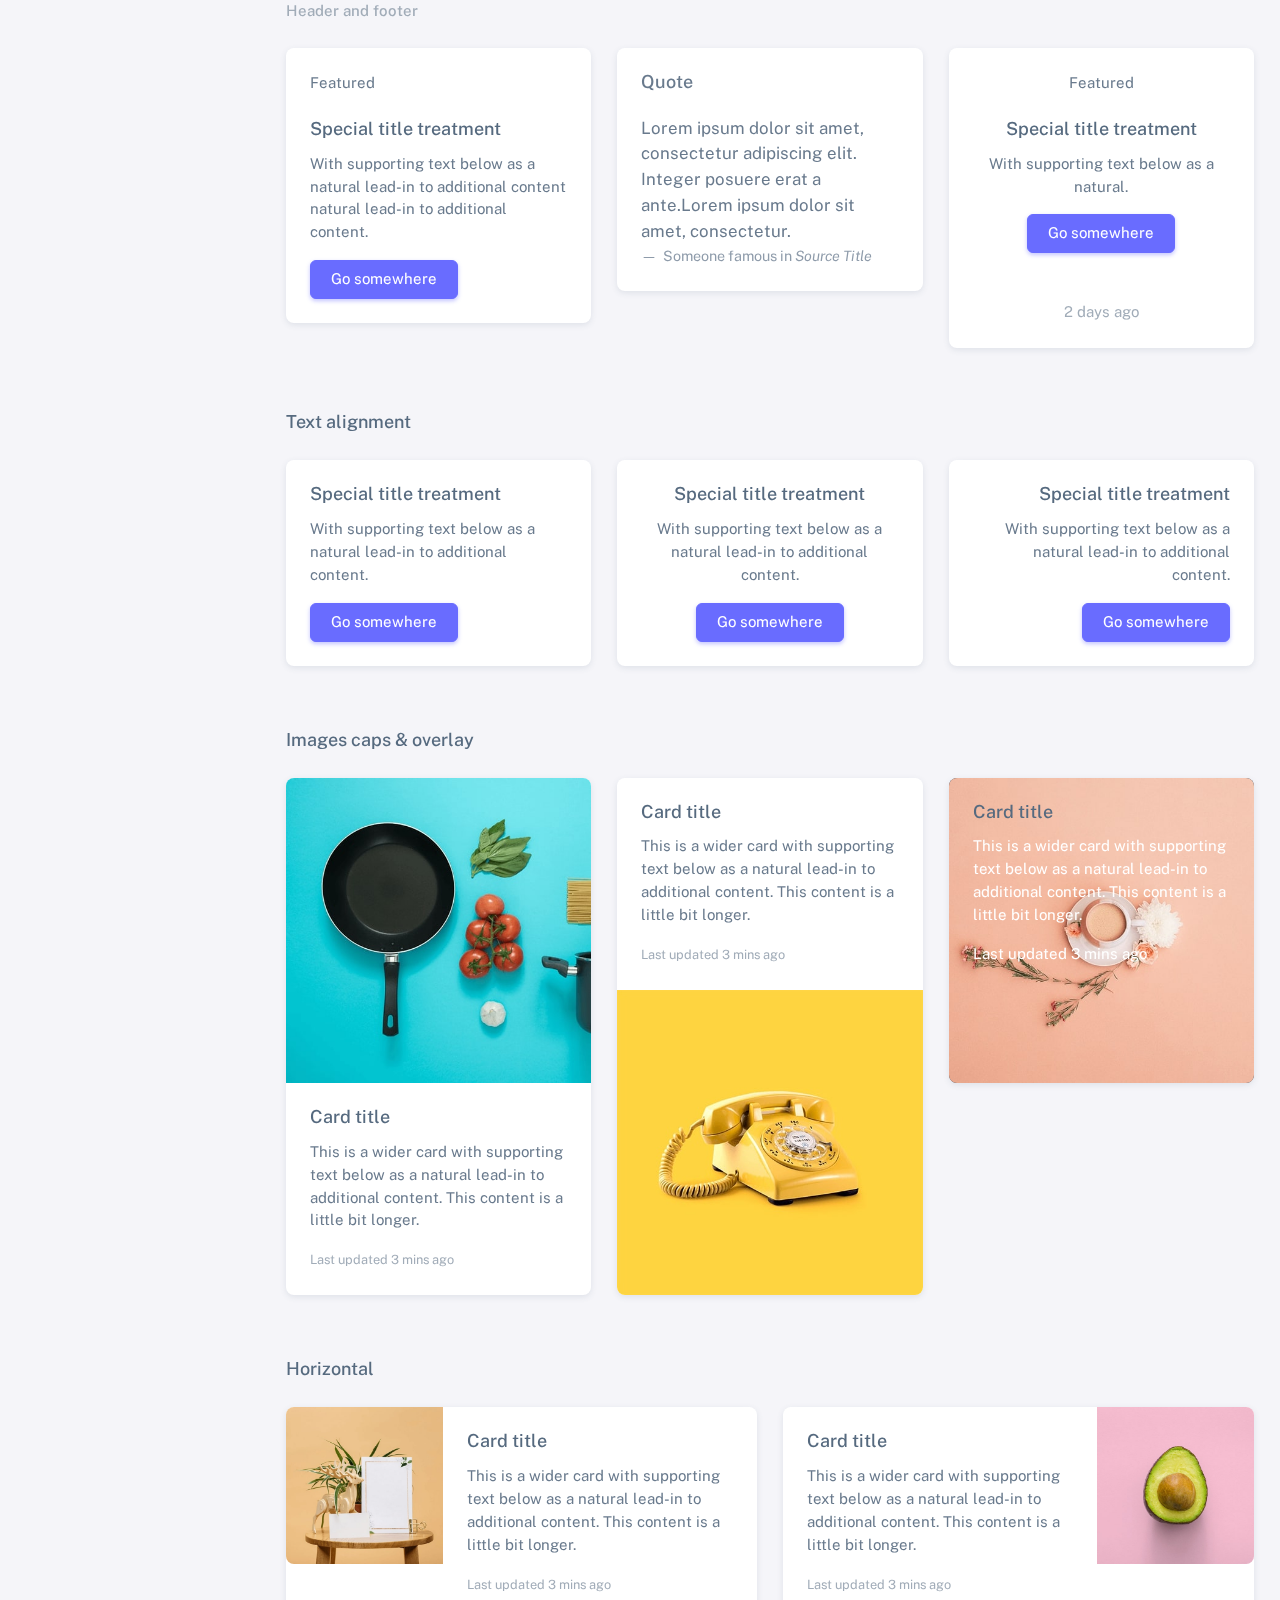
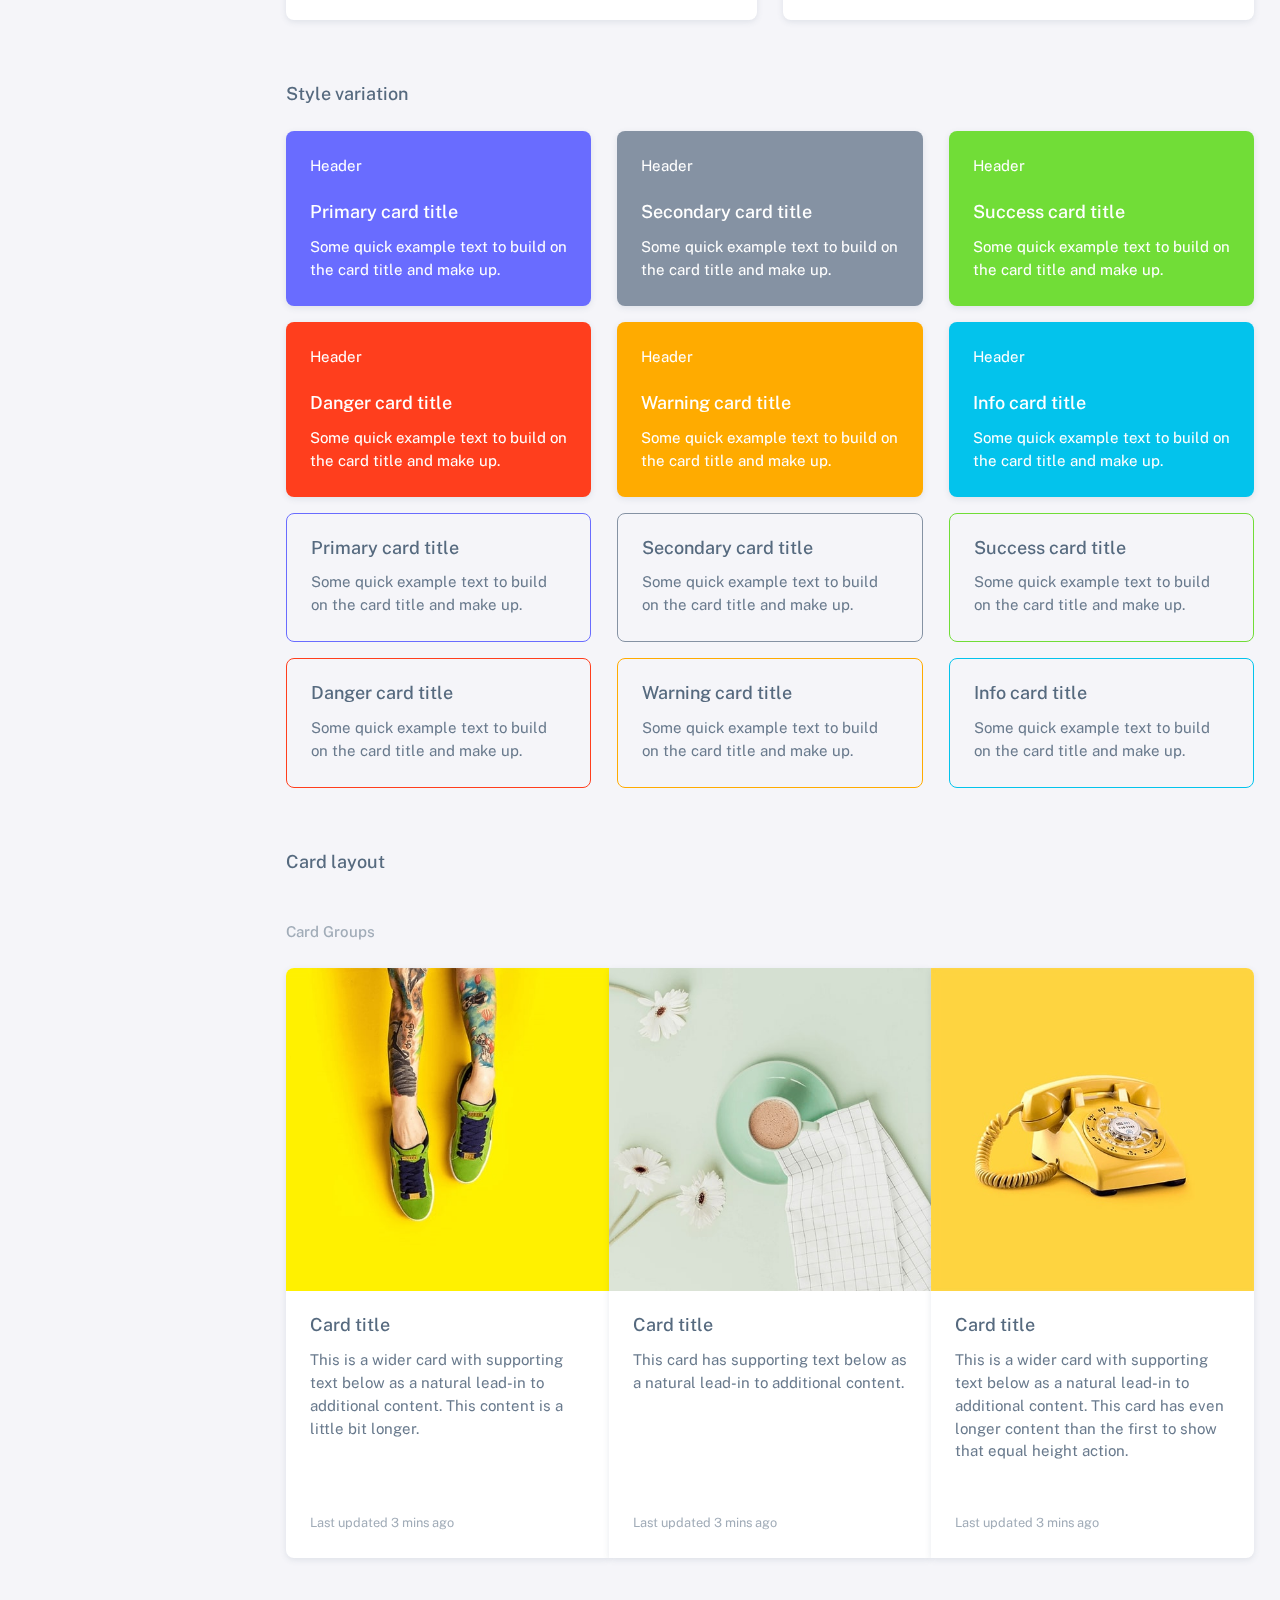
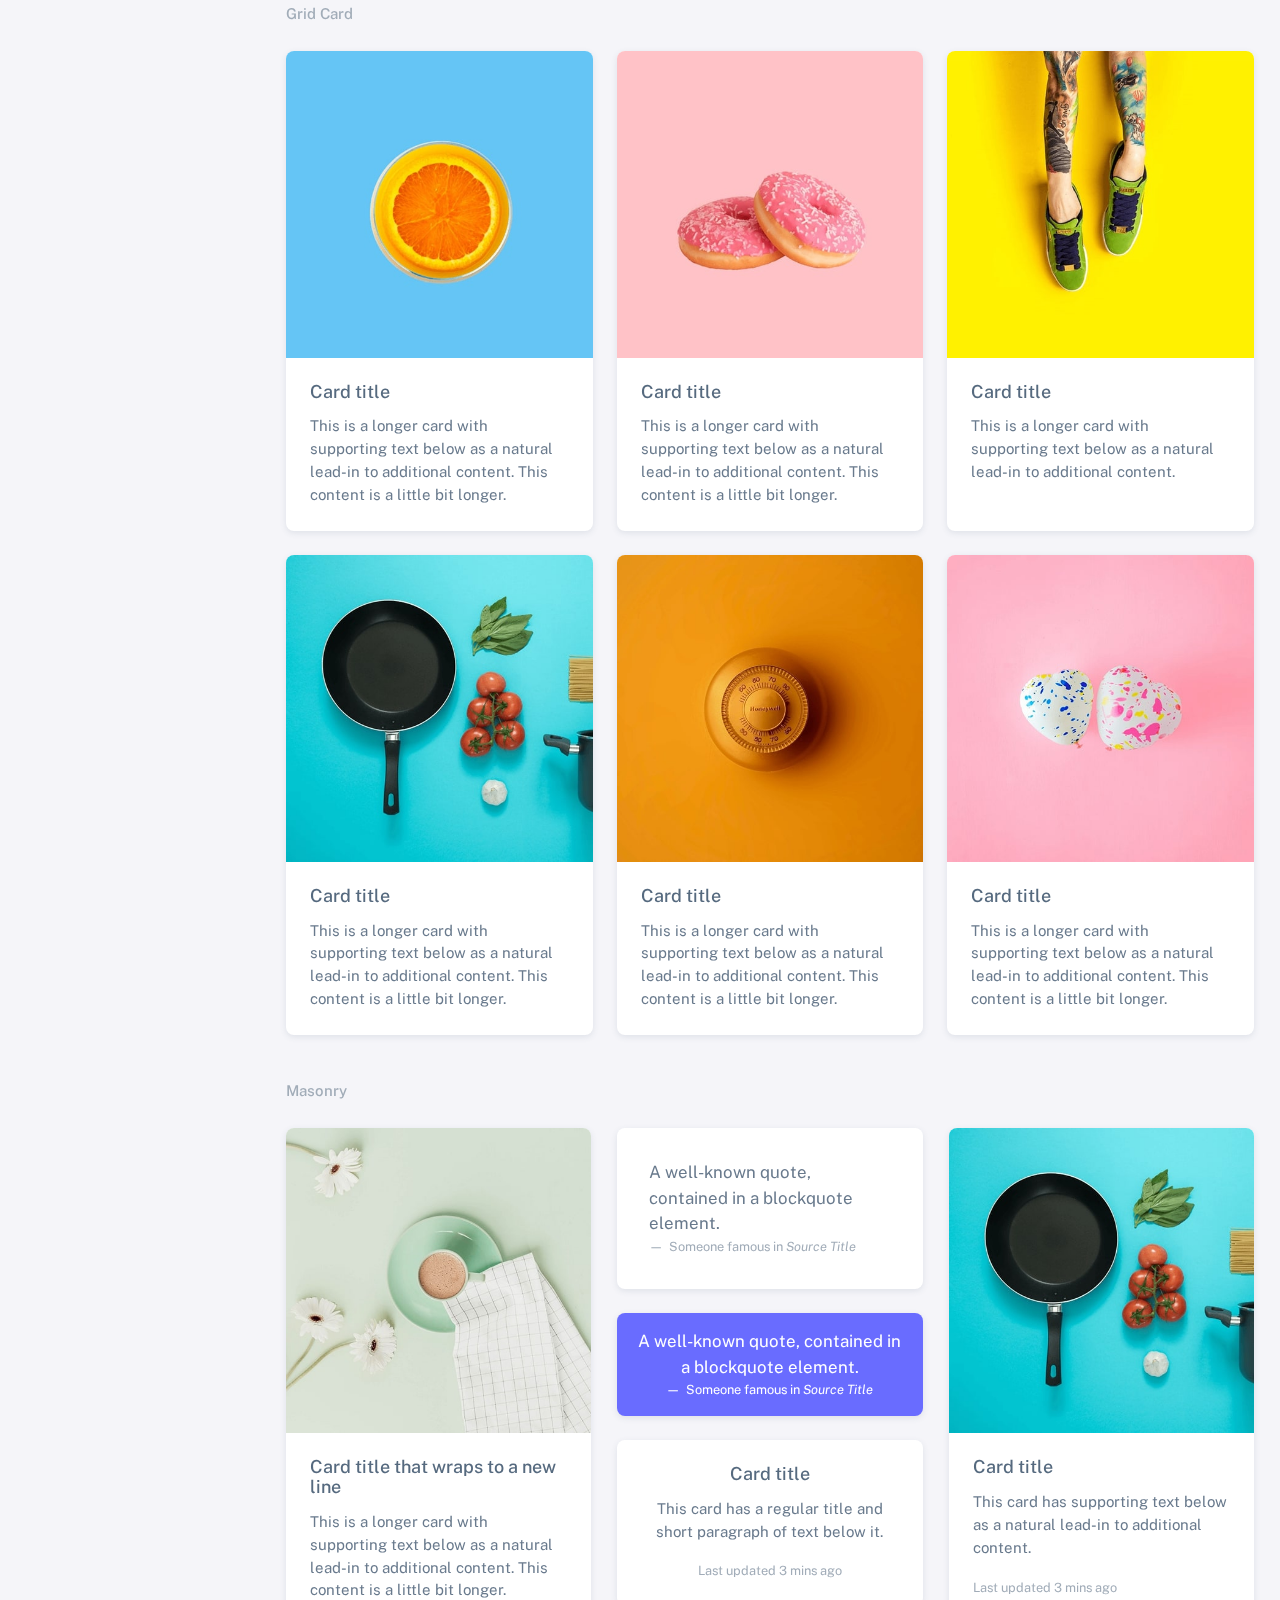
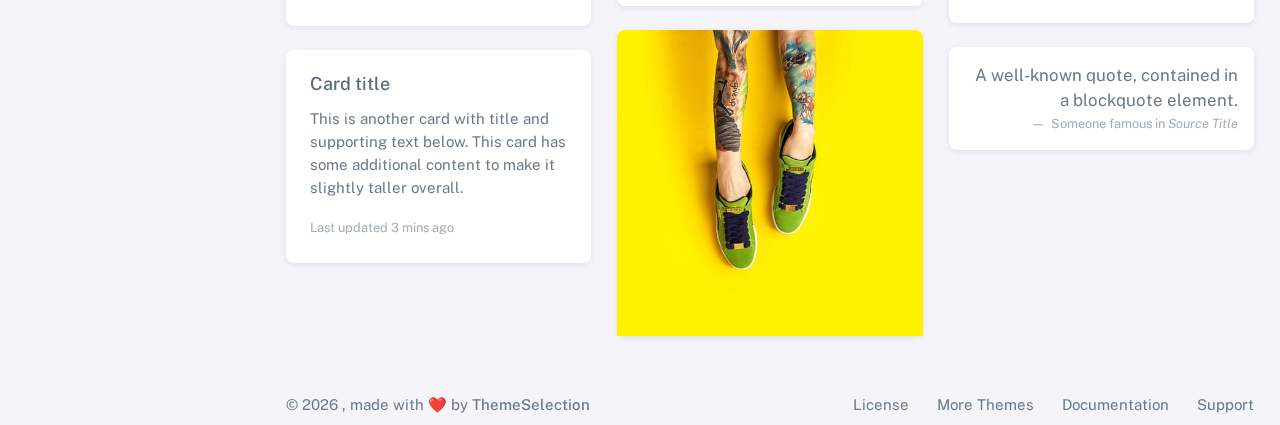
<file: html/cards-basic.html>
<!DOCTYPE html>

<html
  lang="en"
  class="light-style layout-menu-fixed layout-compact"
  dir="ltr"
  data-theme="theme-default"
  data-assets-path="../assets/"
  data-template="vertical-menu-template-free">
  <head>
    <meta charset="utf-8" />
    <meta
      name="viewport"
      content="width=device-width, initial-scale=1.0, user-scalable=no, minimum-scale=1.0, maximum-scale=1.0" />

    <title>Cards basic - UI elements | Sneat - Bootstrap 5 HTML Admin Template - Pro</title>

    <meta name="description" content="" />

    <!-- Favicon -->
    <link rel="icon" type="image/x-icon" href="../assets/img/favicon/favicon.ico" />

    <!-- Fonts -->
    <link rel="preconnect" href="https://fonts.googleapis.com" />
    <link rel="preconnect" href="https://fonts.gstatic.com" crossorigin />
    <link
      href="https://fonts.googleapis.com/css2?family=Public+Sans:ital,wght@0,300;0,400;0,500;0,600;0,700;1,300;1,400;1,500;1,600;1,700&display=swap"
      rel="stylesheet" />

    <link rel="stylesheet" href="../assets/vendor/fonts/boxicons.css" />

    <!-- Core CSS -->
    <link rel="stylesheet" href="../assets/vendor/css/core.css" class="template-customizer-core-css" />
    <link rel="stylesheet" href="../assets/vendor/css/theme-default.css" class="template-customizer-theme-css" />
    <link rel="stylesheet" href="../assets/css/demo.css" />

    <!-- Vendors CSS -->
    <link rel="stylesheet" href="../assets/vendor/libs/perfect-scrollbar/perfect-scrollbar.css" />

    <!-- Page CSS -->

    <!-- Helpers -->
    <script src="../assets/vendor/js/helpers.js"></script>
    <!--! Template customizer & Theme config files MUST be included after core stylesheets and helpers.js in the <head> section -->
    <!--? Config:  Mandatory theme config file contain global vars & default theme options, Set your preferred theme option in this file.  -->
    <script src="../assets/js/config.js"></script>
  </head>

  <body>
    <!-- Layout wrapper -->
    <div class="layout-wrapper layout-content-navbar">
      <div class="layout-container">
        <!-- Menu -->

        <aside id="layout-menu" class="layout-menu menu-vertical menu bg-menu-theme">
          <div class="app-brand demo">
            <a href="index.html" class="app-brand-link">
              <span class="app-brand-logo demo">
                <svg
                  width="25"
                  viewBox="0 0 25 42"
                  version="1.1"
                  xmlns="http://www.w3.org/2000/svg"
                  xmlns:xlink="http://www.w3.org/1999/xlink">
                  <defs>
                    <path
                      d="M13.7918663,0.358365126 L3.39788168,7.44174259 C0.566865006,9.69408886 -0.379795268,12.4788597 0.557900856,15.7960551 C0.68998853,16.2305145 1.09562888,17.7872135 3.12357076,19.2293357 C3.8146334,19.7207684 5.32369333,20.3834223 7.65075054,21.2172976 L7.59773219,21.2525164 L2.63468769,24.5493413 C0.445452254,26.3002124 0.0884951797,28.5083815 1.56381646,31.1738486 C2.83770406,32.8170431 5.20850219,33.2640127 7.09180128,32.5391577 C8.347334,32.0559211 11.4559176,30.0011079 16.4175519,26.3747182 C18.0338572,24.4997857 18.6973423,22.4544883 18.4080071,20.2388261 C17.963753,17.5346866 16.1776345,15.5799961 13.0496516,14.3747546 L10.9194936,13.4715819 L18.6192054,7.984237 L13.7918663,0.358365126 Z"
                      id="path-1"></path>
                    <path
                      d="M5.47320593,6.00457225 C4.05321814,8.216144 4.36334763,10.0722806 6.40359441,11.5729822 C8.61520715,12.571656 10.0999176,13.2171421 10.8577257,13.5094407 L15.5088241,14.433041 L18.6192054,7.984237 C15.5364148,3.11535317 13.9273018,0.573395879 13.7918663,0.358365126 C13.5790555,0.511491653 10.8061687,2.3935607 5.47320593,6.00457225 Z"
                      id="path-3"></path>
                    <path
                      d="M7.50063644,21.2294429 L12.3234468,23.3159332 C14.1688022,24.7579751 14.397098,26.4880487 13.008334,28.506154 C11.6195701,30.5242593 10.3099883,31.790241 9.07958868,32.3040991 C5.78142938,33.4346997 4.13234973,34 4.13234973,34 C4.13234973,34 2.75489982,33.0538207 2.37032616e-14,31.1614621 C-0.55822714,27.8186216 -0.55822714,26.0572515 -4.05231404e-15,25.8773518 C0.83734071,25.6075023 2.77988457,22.8248993 3.3049379,22.52991 C3.65497346,22.3332504 5.05353963,21.8997614 7.50063644,21.2294429 Z"
                      id="path-4"></path>
                    <path
                      d="M20.6,7.13333333 L25.6,13.8 C26.2627417,14.6836556 26.0836556,15.9372583 25.2,16.6 C24.8538077,16.8596443 24.4327404,17 24,17 L14,17 C12.8954305,17 12,16.1045695 12,15 C12,14.5672596 12.1403557,14.1461923 12.4,13.8 L17.4,7.13333333 C18.0627417,6.24967773 19.3163444,6.07059163 20.2,6.73333333 C20.3516113,6.84704183 20.4862915,6.981722 20.6,7.13333333 Z"
                      id="path-5"></path>
                  </defs>
                  <g id="g-app-brand" stroke="none" stroke-width="1" fill="none" fill-rule="evenodd">
                    <g id="Brand-Logo" transform="translate(-27.000000, -15.000000)">
                      <g id="Icon" transform="translate(27.000000, 15.000000)">
                        <g id="Mask" transform="translate(0.000000, 8.000000)">
                          <mask id="mask-2" fill="white">
                            <use xlink:href="#path-1"></use>
                          </mask>
                          <use fill="#696cff" xlink:href="#path-1"></use>
                          <g id="Path-3" mask="url(#mask-2)">
                            <use fill="#696cff" xlink:href="#path-3"></use>
                            <use fill-opacity="0.2" fill="#FFFFFF" xlink:href="#path-3"></use>
                          </g>
                          <g id="Path-4" mask="url(#mask-2)">
                            <use fill="#696cff" xlink:href="#path-4"></use>
                            <use fill-opacity="0.2" fill="#FFFFFF" xlink:href="#path-4"></use>
                          </g>
                        </g>
                        <g
                          id="Triangle"
                          transform="translate(19.000000, 11.000000) rotate(-300.000000) translate(-19.000000, -11.000000) ">
                          <use fill="#696cff" xlink:href="#path-5"></use>
                          <use fill-opacity="0.2" fill="#FFFFFF" xlink:href="#path-5"></use>
                        </g>
                      </g>
                    </g>
                  </g>
                </svg>
              </span>
              <span class="app-brand-text demo menu-text fw-bold ms-2">Sneat</span>
            </a>

            <a href="javascript:void(0);" class="layout-menu-toggle menu-link text-large ms-auto d-block d-xl-none">
              <i class="bx bx-chevron-left bx-sm align-middle"></i>
            </a>
          </div>

          <div class="menu-inner-shadow"></div>

          <ul class="menu-inner py-1">
            <!-- Dashboards -->
            <li class="menu-item">
              <a href="javascript:void(0);" class="menu-link menu-toggle">
                <i class="menu-icon tf-icons bx bx-home-circle"></i>
                <div data-i18n="Dashboards">Dashboards</div>
                <div class="badge bg-danger rounded-pill ms-auto">5</div>
              </a>
              <ul class="menu-sub">
                <li class="menu-item">
                  <a
                    href="https://demos.themeselection.com/sneat-bootstrap-html-admin-template/html/vertical-menu-template/dashboards-crm.html"
                    target="_blank"
                    class="menu-link">
                    <div data-i18n="CRM">CRM</div>
                    <div class="badge bg-label-primary fs-tiny rounded-pill ms-auto">Pro</div>
                  </a>
                </li>
                <li class="menu-item">
                  <a href="index.html" class="menu-link">
                    <div data-i18n="Analytics">Analytics</div>
                  </a>
                </li>
                <li class="menu-item">
                  <a
                    href="https://demos.themeselection.com/sneat-bootstrap-html-admin-template/html/vertical-menu-template/app-ecommerce-dashboard.html"
                    target="_blank"
                    class="menu-link">
                    <div data-i18n="eCommerce">eCommerce</div>
                    <div class="badge bg-label-primary fs-tiny rounded-pill ms-auto">Pro</div>
                  </a>
                </li>
                <li class="menu-item">
                  <a
                    href="https://demos.themeselection.com/sneat-bootstrap-html-admin-template/html/vertical-menu-template/app-logistics-dashboard.html"
                    target="_blank"
                    class="menu-link">
                    <div data-i18n="Logistics">Logistics</div>
                    <div class="badge bg-label-primary fs-tiny rounded-pill ms-auto">Pro</div>
                  </a>
                </li>
                <li class="menu-item">
                  <a
                    href="https://demos.themeselection.com/sneat-bootstrap-html-admin-template/html/vertical-menu-template/app-academy-dashboard.html"
                    target="_blank"
                    class="menu-link">
                    <div data-i18n="Academy">Academy</div>
                    <div class="badge bg-label-primary fs-tiny rounded-pill ms-auto">Pro</div>
                  </a>
                </li>
              </ul>
            </li>

            <!-- Layouts -->
            <li class="menu-item">
              <a href="javascript:void(0);" class="menu-link menu-toggle">
                <i class="menu-icon tf-icons bx bx-layout"></i>
                <div data-i18n="Layouts">Layouts</div>
              </a>

              <ul class="menu-sub">
                <li class="menu-item">
                  <a href="layouts-without-menu.html" class="menu-link">
                    <div data-i18n="Without menu">Without menu</div>
                  </a>
                </li>
                <li class="menu-item">
                  <a href="layouts-without-navbar.html" class="menu-link">
                    <div data-i18n="Without navbar">Without navbar</div>
                  </a>
                </li>
                <li class="menu-item">
                  <a href="layouts-container.html" class="menu-link">
                    <div data-i18n="Container">Container</div>
                  </a>
                </li>
                <li class="menu-item">
                  <a href="layouts-fluid.html" class="menu-link">
                    <div data-i18n="Fluid">Fluid</div>
                  </a>
                </li>
                <li class="menu-item">
                  <a href="layouts-blank.html" class="menu-link">
                    <div data-i18n="Blank">Blank</div>
                  </a>
                </li>
              </ul>
            </li>

            <!-- Front Pages -->
            <li class="menu-item">
              <a href="javascript:void(0);" class="menu-link menu-toggle">
                <i class="menu-icon tf-icons bx bx-store"></i>
                <div data-i18n="Front Pages">Front Pages</div>
                <div class="badge bg-label-primary fs-tiny rounded-pill ms-auto">Pro</div>
              </a>
              <ul class="menu-sub">
                <li class="menu-item">
                  <a
                    href="https://demos.themeselection.com/sneat-bootstrap-html-admin-template/html/front-pages/landing-page.html"
                    class="menu-link"
                    target="_blank">
                    <div data-i18n="Landing">Landing</div>
                  </a>
                </li>
                <li class="menu-item">
                  <a
                    href="https://demos.themeselection.com/sneat-bootstrap-html-admin-template/html/front-pages/pricing-page.html"
                    class="menu-link"
                    target="_blank">
                    <div data-i18n="Pricing">Pricing</div>
                  </a>
                </li>
                <li class="menu-item">
                  <a
                    href="https://demos.themeselection.com/sneat-bootstrap-html-admin-template/html/front-pages/payment-page.html"
                    class="menu-link"
                    target="_blank">
                    <div data-i18n="Payment">Payment</div>
                  </a>
                </li>
                <li class="menu-item">
                  <a
                    href="https://demos.themeselection.com/sneat-bootstrap-html-admin-template/html/front-pages/checkout-page.html"
                    class="menu-link"
                    target="_blank">
                    <div data-i18n="Checkout">Checkout</div>
                  </a>
                </li>
                <li class="menu-item">
                  <a
                    href="https://demos.themeselection.com/sneat-bootstrap-html-admin-template/html/front-pages/help-center-landing.html"
                    class="menu-link"
                    target="_blank">
                    <div data-i18n="Help Center">Help Center</div>
                  </a>
                </li>
              </ul>
            </li>

            <li class="menu-header small text-uppercase">
              <span class="menu-header-text">Apps &amp; Pages</span>
            </li>
            <!-- Apps -->
            <li class="menu-item">
              <a
                href="https://demos.themeselection.com/sneat-bootstrap-html-admin-template/html/vertical-menu-template/app-email.html"
                target="_blank"
                class="menu-link">
                <i class="menu-icon tf-icons bx bx-envelope"></i>
                <div data-i18n="Email">Email</div>
                <div class="badge bg-label-primary fs-tiny rounded-pill ms-auto">Pro</div>
              </a>
            </li>
            <li class="menu-item">
              <a
                href="https://demos.themeselection.com/sneat-bootstrap-html-admin-template/html/vertical-menu-template/app-chat.html"
                target="_blank"
                class="menu-link">
                <i class="menu-icon tf-icons bx bx-chat"></i>
                <div data-i18n="Chat">Chat</div>
                <div class="badge bg-label-primary fs-tiny rounded-pill ms-auto">Pro</div>
              </a>
            </li>
            <li class="menu-item">
              <a
                href="https://demos.themeselection.com/sneat-bootstrap-html-admin-template/html/vertical-menu-template/app-calendar.html"
                target="_blank"
                class="menu-link">
                <i class="menu-icon tf-icons bx bx-calendar"></i>
                <div data-i18n="Calendar">Calendar</div>
                <div class="badge bg-label-primary fs-tiny rounded-pill ms-auto">Pro</div>
              </a>
            </li>
            <li class="menu-item">
              <a
                href="https://demos.themeselection.com/sneat-bootstrap-html-admin-template/html/vertical-menu-template/app-kanban.html"
                target="_blank"
                class="menu-link">
                <i class="menu-icon tf-icons bx bx-grid"></i>
                <div data-i18n="Kanban">Kanban</div>
                <div class="badge bg-label-primary fs-tiny rounded-pill ms-auto">Pro</div>
              </a>
            </li>
            <!-- Pages -->
            <li class="menu-item">
              <a href="javascript:void(0);" class="menu-link menu-toggle">
                <i class="menu-icon tf-icons bx bx-dock-top"></i>
                <div data-i18n="Account Settings">Account Settings</div>
              </a>
              <ul class="menu-sub">
                <li class="menu-item">
                  <a href="pages-account-settings-account.html" class="menu-link">
                    <div data-i18n="Account">Account</div>
                  </a>
                </li>
                <li class="menu-item">
                  <a href="pages-account-settings-notifications.html" class="menu-link">
                    <div data-i18n="Notifications">Notifications</div>
                  </a>
                </li>
                <li class="menu-item">
                  <a href="pages-account-settings-connections.html" class="menu-link">
                    <div data-i18n="Connections">Connections</div>
                  </a>
                </li>
              </ul>
            </li>
            <li class="menu-item">
              <a href="javascript:void(0);" class="menu-link menu-toggle">
                <i class="menu-icon tf-icons bx bx-lock-open-alt"></i>
                <div data-i18n="Authentications">Authentications</div>
              </a>
              <ul class="menu-sub">
                <li class="menu-item">
                  <a href="auth-login-basic.html" class="menu-link" target="_blank">
                    <div data-i18n="Basic">Login</div>
                  </a>
                </li>
                <li class="menu-item">
                  <a href="auth-register-basic.html" class="menu-link" target="_blank">
                    <div data-i18n="Basic">Register</div>
                  </a>
                </li>
                <li class="menu-item">
                  <a href="auth-forgot-password-basic.html" class="menu-link" target="_blank">
                    <div data-i18n="Basic">Forgot Password</div>
                  </a>
                </li>
              </ul>
            </li>
            <li class="menu-item">
              <a href="javascript:void(0);" class="menu-link menu-toggle">
                <i class="menu-icon tf-icons bx bx-cube-alt"></i>
                <div data-i18n="Misc">Misc</div>
              </a>
              <ul class="menu-sub">
                <li class="menu-item">
                  <a href="pages-misc-error.html" class="menu-link">
                    <div data-i18n="Error">Error</div>
                  </a>
                </li>
                <li class="menu-item">
                  <a href="pages-misc-under-maintenance.html" class="menu-link">
                    <div data-i18n="Under Maintenance">Under Maintenance</div>
                  </a>
                </li>
              </ul>
            </li>
            <!-- Components -->
            <li class="menu-header small text-uppercase"><span class="menu-header-text">Components</span></li>
            <!-- Cards -->
            <li class="menu-item active">
              <a href="cards-basic.html" class="menu-link">
                <i class="menu-icon tf-icons bx bx-collection"></i>
                <div data-i18n="Basic">Cards</div>
              </a>
            </li>
            <!-- User interface -->
            <li class="menu-item">
              <a href="javascript:void(0)" class="menu-link menu-toggle">
                <i class="menu-icon tf-icons bx bx-box"></i>
                <div data-i18n="User interface">User interface</div>
              </a>
              <ul class="menu-sub">
                <li class="menu-item">
                  <a href="ui-accordion.html" class="menu-link">
                    <div data-i18n="Accordion">Accordion</div>
                  </a>
                </li>
                <li class="menu-item">
                  <a href="ui-alerts.html" class="menu-link">
                    <div data-i18n="Alerts">Alerts</div>
                  </a>
                </li>
                <li class="menu-item">
                  <a href="ui-badges.html" class="menu-link">
                    <div data-i18n="Badges">Badges</div>
                  </a>
                </li>
                <li class="menu-item">
                  <a href="ui-buttons.html" class="menu-link">
                    <div data-i18n="Buttons">Buttons</div>
                  </a>
                </li>
                <li class="menu-item">
                  <a href="ui-carousel.html" class="menu-link">
                    <div data-i18n="Carousel">Carousel</div>
                  </a>
                </li>
                <li class="menu-item">
                  <a href="ui-collapse.html" class="menu-link">
                    <div data-i18n="Collapse">Collapse</div>
                  </a>
                </li>
                <li class="menu-item">
                  <a href="ui-dropdowns.html" class="menu-link">
                    <div data-i18n="Dropdowns">Dropdowns</div>
                  </a>
                </li>
                <li class="menu-item">
                  <a href="ui-footer.html" class="menu-link">
                    <div data-i18n="Footer">Footer</div>
                  </a>
                </li>
                <li class="menu-item">
                  <a href="ui-list-groups.html" class="menu-link">
                    <div data-i18n="List Groups">List groups</div>
                  </a>
                </li>
                <li class="menu-item">
                  <a href="ui-modals.html" class="menu-link">
                    <div data-i18n="Modals">Modals</div>
                  </a>
                </li>
                <li class="menu-item">
                  <a href="ui-navbar.html" class="menu-link">
                    <div data-i18n="Navbar">Navbar</div>
                  </a>
                </li>
                <li class="menu-item">
                  <a href="ui-offcanvas.html" class="menu-link">
                    <div data-i18n="Offcanvas">Offcanvas</div>
                  </a>
                </li>
                <li class="menu-item">
                  <a href="ui-pagination-breadcrumbs.html" class="menu-link">
                    <div data-i18n="Pagination &amp; Breadcrumbs">Pagination &amp; Breadcrumbs</div>
                  </a>
                </li>
                <li class="menu-item">
                  <a href="ui-progress.html" class="menu-link">
                    <div data-i18n="Progress">Progress</div>
                  </a>
                </li>
                <li class="menu-item">
                  <a href="ui-spinners.html" class="menu-link">
                    <div data-i18n="Spinners">Spinners</div>
                  </a>
                </li>
                <li class="menu-item">
                  <a href="ui-tabs-pills.html" class="menu-link">
                    <div data-i18n="Tabs &amp; Pills">Tabs &amp; Pills</div>
                  </a>
                </li>
                <li class="menu-item">
                  <a href="ui-toasts.html" class="menu-link">
                    <div data-i18n="Toasts">Toasts</div>
                  </a>
                </li>
                <li class="menu-item">
                  <a href="ui-tooltips-popovers.html" class="menu-link">
                    <div data-i18n="Tooltips & Popovers">Tooltips &amp; popovers</div>
                  </a>
                </li>
                <li class="menu-item">
                  <a href="ui-typography.html" class="menu-link">
                    <div data-i18n="Typography">Typography</div>
                  </a>
                </li>
              </ul>
            </li>

            <!-- Extended components -->
            <li class="menu-item">
              <a href="javascript:void(0)" class="menu-link menu-toggle">
                <i class="menu-icon tf-icons bx bx-copy"></i>
                <div data-i18n="Extended UI">Extended UI</div>
              </a>
              <ul class="menu-sub">
                <li class="menu-item">
                  <a href="extended-ui-perfect-scrollbar.html" class="menu-link">
                    <div data-i18n="Perfect Scrollbar">Perfect scrollbar</div>
                  </a>
                </li>
                <li class="menu-item">
                  <a href="extended-ui-text-divider.html" class="menu-link">
                    <div data-i18n="Text Divider">Text Divider</div>
                  </a>
                </li>
              </ul>
            </li>

            <li class="menu-item">
              <a href="icons-boxicons.html" class="menu-link">
                <i class="menu-icon tf-icons bx bx-crown"></i>
                <div data-i18n="Boxicons">Boxicons</div>
              </a>
            </li>

            <!-- Forms & Tables -->
            <li class="menu-header small text-uppercase"><span class="menu-header-text">Forms &amp; Tables</span></li>
            <!-- Forms -->
            <li class="menu-item">
              <a href="javascript:void(0);" class="menu-link menu-toggle">
                <i class="menu-icon tf-icons bx bx-detail"></i>
                <div data-i18n="Form Elements">Form Elements</div>
              </a>
              <ul class="menu-sub">
                <li class="menu-item">
                  <a href="forms-basic-inputs.html" class="menu-link">
                    <div data-i18n="Basic Inputs">Basic Inputs</div>
                  </a>
                </li>
                <li class="menu-item">
                  <a href="forms-input-groups.html" class="menu-link">
                    <div data-i18n="Input groups">Input groups</div>
                  </a>
                </li>
              </ul>
            </li>
            <li class="menu-item">
              <a href="javascript:void(0);" class="menu-link menu-toggle">
                <i class="menu-icon tf-icons bx bx-detail"></i>
                <div data-i18n="Form Layouts">Form Layouts</div>
              </a>
              <ul class="menu-sub">
                <li class="menu-item">
                  <a href="form-layouts-vertical.html" class="menu-link">
                    <div data-i18n="Vertical Form">Vertical Form</div>
                  </a>
                </li>
                <li class="menu-item">
                  <a href="form-layouts-horizontal.html" class="menu-link">
                    <div data-i18n="Horizontal Form">Horizontal Form</div>
                  </a>
                </li>
              </ul>
            </li>
            <!-- Form Validation -->
            <li class="menu-item">
              <a
                href="https://demos.themeselection.com/sneat-bootstrap-html-admin-template/html/vertical-menu-template/form-validation.html"
                target="_blank"
                class="menu-link">
                <i class="menu-icon tf-icons bx bx-list-check"></i>
                <div data-i18n="Form Validation">Form Validation</div>
                <div class="badge bg-label-primary fs-tiny rounded-pill ms-auto">Pro</div>
              </a>
            </li>
            <!-- Tables -->
            <li class="menu-item">
              <a href="tables-basic.html" class="menu-link">
                <i class="menu-icon tf-icons bx bx-table"></i>
                <div data-i18n="Tables">Tables</div>
              </a>
            </li>
            <!-- Data Tables -->
            <li class="menu-item">
              <a
                href="https://demos.themeselection.com/sneat-bootstrap-html-admin-template/html/vertical-menu-template/tables-datatables-basic.html"
                target="_blank"
                class="menu-link">
                <i class="menu-icon tf-icons bx bx-grid"></i>
                <div data-i18n="Datatables">Datatables</div>
                <div class="badge bg-label-primary fs-tiny rounded-pill ms-auto">Pro</div>
              </a>
            </li>
            <!-- Misc -->
            <li class="menu-header small text-uppercase"><span class="menu-header-text">Misc</span></li>
            <li class="menu-item">
              <a
                href="https://github.com/themeselection/sneat-html-admin-template-free/issues"
                target="_blank"
                class="menu-link">
                <i class="menu-icon tf-icons bx bx-support"></i>
                <div data-i18n="Support">Support</div>
              </a>
            </li>
            <li class="menu-item">
              <a
                href="https://demos.themeselection.com/sneat-bootstrap-html-admin-template/documentation/"
                target="_blank"
                class="menu-link">
                <i class="menu-icon tf-icons bx bx-file"></i>
                <div data-i18n="Documentation">Documentation</div>
              </a>
            </li>
          </ul>
        </aside>
        <!-- / Menu -->

        <!-- Layout container -->
        <div class="layout-page">
          <!-- Navbar -->

          <nav
            class="layout-navbar container-xxl navbar navbar-expand-xl navbar-detached align-items-center bg-navbar-theme"
            id="layout-navbar">
            <div class="layout-menu-toggle navbar-nav align-items-xl-center me-3 me-xl-0 d-xl-none">
              <a class="nav-item nav-link px-0 me-xl-4" href="javascript:void(0)">
                <i class="bx bx-menu bx-sm"></i>
              </a>
            </div>

            <div class="navbar-nav-right d-flex align-items-center" id="navbar-collapse">
              <!-- Search -->
              <div class="navbar-nav align-items-center">
                <div class="nav-item d-flex align-items-center">
                  <i class="bx bx-search fs-4 lh-0"></i>
                  <input
                    type="text"
                    class="form-control border-0 shadow-none ps-1 ps-sm-2"
                    placeholder="Search..."
                    aria-label="Search..." />
                </div>
              </div>
              <!-- /Search -->

              <ul class="navbar-nav flex-row align-items-center ms-auto">
                <!-- Place this tag where you want the button to render. -->
                <li class="nav-item lh-1 me-3">
                  <a
                    class="github-button"
                    href="https://github.com/themeselection/sneat-html-admin-template-free"
                    data-icon="octicon-star"
                    data-size="large"
                    data-show-count="true"
                    aria-label="Star themeselection/sneat-html-admin-template-free on GitHub"
                    >Star</a
                  >
                </li>

                <!-- User -->
                <li class="nav-item navbar-dropdown dropdown-user dropdown">
                  <a class="nav-link dropdown-toggle hide-arrow" href="javascript:void(0);" data-bs-toggle="dropdown">
                    <div class="avatar avatar-online">
                      <img src="../assets/img/avatars/1.png" alt class="w-px-40 h-auto rounded-circle" />
                    </div>
                  </a>
                  <ul class="dropdown-menu dropdown-menu-end">
                    <li>
                      <a class="dropdown-item" href="#">
                        <div class="d-flex">
                          <div class="flex-shrink-0 me-3">
                            <div class="avatar avatar-online">
                              <img src="../assets/img/avatars/1.png" alt class="w-px-40 h-auto rounded-circle" />
                            </div>
                          </div>
                          <div class="flex-grow-1">
                            <span class="fw-medium d-block">John Doe</span>
                            <small class="text-muted">Admin</small>
                          </div>
                        </div>
                      </a>
                    </li>
                    <li>
                      <div class="dropdown-divider"></div>
                    </li>
                    <li>
                      <a class="dropdown-item" href="#">
                        <i class="bx bx-user me-2"></i>
                        <span class="align-middle">My Profile</span>
                      </a>
                    </li>
                    <li>
                      <a class="dropdown-item" href="#">
                        <i class="bx bx-cog me-2"></i>
                        <span class="align-middle">Settings</span>
                      </a>
                    </li>
                    <li>
                      <a class="dropdown-item" href="#">
                        <span class="d-flex align-items-center align-middle">
                          <i class="flex-shrink-0 bx bx-credit-card me-2"></i>
                          <span class="flex-grow-1 align-middle ms-1">Billing</span>
                          <span class="flex-shrink-0 badge badge-center rounded-pill bg-danger w-px-20 h-px-20">4</span>
                        </span>
                      </a>
                    </li>
                    <li>
                      <div class="dropdown-divider"></div>
                    </li>
                    <li>
                      <a class="dropdown-item" href="javascript:void(0);">
                        <i class="bx bx-power-off me-2"></i>
                        <span class="align-middle">Log Out</span>
                      </a>
                    </li>
                  </ul>
                </li>
                <!--/ User -->
              </ul>
            </div>
          </nav>

          <!-- / Navbar -->

          <!-- Content wrapper -->
          <div class="content-wrapper">
            <!-- Content -->

            <div class="container-xxl flex-grow-1 container-p-y">
              <h4 class="py-3 mb-4"><span class="text-muted fw-light">UI Elements /</span> Cards Basic</h4>

              <!-- Examples -->
              <div class="row mb-5">
                <div class="col-md-6 col-lg-4 mb-3">
                  <div class="card h-100">
                    <img class="card-img-top" src="../assets/img/elements/2.jpg" alt="Card image cap" />
                    <div class="card-body">
                      <h5 class="card-title">Card title</h5>
                      <p class="card-text">
                        Some quick example text to build on the card title and make up the bulk of the card's content.
                      </p>
                      <a href="javascript:void(0)" class="btn btn-outline-primary">Go somewhere</a>
                    </div>
                  </div>
                </div>
                <div class="col-md-6 col-lg-4 mb-3">
                  <div class="card h-100">
                    <div class="card-body">
                      <h5 class="card-title">Card title</h5>
                      <h6 class="card-subtitle text-muted">Support card subtitle</h6>
                    </div>
                    <img class="img-fluid" src="../assets/img/elements/13.jpg" alt="Card image cap" />
                    <div class="card-body">
                      <p class="card-text">Bear claw sesame snaps gummies chocolate.</p>
                      <a href="javascript:void(0);" class="card-link">Card link</a>
                      <a href="javascript:void(0);" class="card-link">Another link</a>
                    </div>
                  </div>
                </div>
                <div class="col-md-6 col-lg-4 mb-3">
                  <div class="card h-100">
                    <div class="card-body">
                      <h5 class="card-title">Card title</h5>
                      <h6 class="card-subtitle text-muted">Support card subtitle</h6>
                      <img
                        class="img-fluid d-flex mx-auto my-4 rounded"
                        src="../assets/img/elements/4.jpg"
                        alt="Card image cap" />
                      <p class="card-text">Bear claw sesame snaps gummies chocolate.</p>
                      <a href="javascript:void(0);" class="card-link">Card link</a>
                      <a href="javascript:void(0);" class="card-link">Another link</a>
                    </div>
                  </div>
                </div>
              </div>
              <!-- Examples -->

              <!-- Content types -->
              <h5 class="pb-1 mb-4">Content types</h5>

              <div class="row mb-5">
                <div class="col-md-6 col-lg-4">
                  <h6 class="mt-2 text-muted">Body</h6>
                  <div class="card mb-4">
                    <div class="card-body">
                      <p class="card-text">
                        This is some text within a card body. Jelly lemon drops tiramisu chocolate cake cotton candy
                        soufflé oat cake sweet roll. Sugar plum marzipan dragée topping cheesecake chocolate bar. Danish
                        muffin icing donut.
                      </p>
                    </div>
                  </div>
                  <h6 class="mt-2 text-muted">Titles, text, and links</h6>
                  <div class="card mb-4">
                    <div class="card-body">
                      <h5 class="card-title">Card title</h5>
                      <div class="card-subtitle text-muted mb-3">Card subtitle</div>
                      <p class="card-text">
                        Some quick example text to build on the card title and make up the bulk of the card's content.
                      </p>
                      <a href="javascript:void(0)" class="card-link">Card link</a>
                      <a href="javascript:void(0)" class="card-link">Another link</a>
                    </div>
                  </div>
                  <h6 class="mt-2 text-muted">List groups</h6>
                  <div class="card mb-4">
                    <ul class="list-group list-group-flush">
                      <li class="list-group-item">Cras justo odio</li>
                      <li class="list-group-item">Dapibus ac facilisis in</li>
                      <li class="list-group-item">Vestibulum at eros</li>
                    </ul>
                  </div>
                </div>
                <div class="col-md-6 col-lg-4">
                  <h6 class="mt-2 text-muted">Images</h6>
                  <div class="card mb-4">
                    <img class="card-img-top" src="../assets/img/elements/5.jpg" alt="Card image cap" />
                    <div class="card-body">
                      <p class="card-text">
                        Some quick example text to build on the card title and make up the bulk of the card's content.
                      </p>
                      <p class="card-text">
                        Cookie topping caramels jujubes gingerbread. Lollipop apple pie cupcake candy canes cookie ice
                        cream. Wafer chocolate bar carrot cake jelly-o.
                      </p>
                    </div>
                  </div>
                </div>
                <div class="col-md-6 col-lg-4">
                  <h6 class="mt-2 text-muted">Kitchen sink</h6>
                  <div class="card">
                    <img class="card-img-top" src="../assets/img/elements/7.jpg" alt="Card image cap" />
                    <div class="card-body">
                      <h5 class="card-title">Card title</h5>
                      <p class="card-text">Some quick example text to build on the card title.</p>
                    </div>
                    <ul class="list-group list-group-flush">
                      <li class="list-group-item">Cras justo odio</li>
                      <li class="list-group-item">Vestibulum at eros</li>
                    </ul>
                    <div class="card-body">
                      <a href="javascript:void(0)" class="card-link">Card link</a>
                      <a href="javascript:void(0)" class="card-link">Another link</a>
                    </div>
                  </div>
                </div>
              </div>

              <h6 class="pb-1 mb-4 text-muted">Header and footer</h6>
              <div class="row mb-5">
                <div class="col-md-6 col-lg-4 mb-3">
                  <div class="card">
                    <div class="card-header">Featured</div>
                    <div class="card-body">
                      <h5 class="card-title">Special title treatment</h5>
                      <p class="card-text">
                        With supporting text below as a natural lead-in to additional content natural lead-in to
                        additional content.
                      </p>
                      <a href="javascript:void(0)" class="btn btn-primary">Go somewhere</a>
                    </div>
                  </div>
                </div>
                <div class="col-md-6 col-lg-4 mb-3">
                  <div class="card">
                    <h5 class="card-header">Quote</h5>
                    <div class="card-body">
                      <blockquote class="blockquote mb-0">
                        <p>
                          Lorem ipsum dolor sit amet, consectetur adipiscing elit. Integer posuere erat a ante.Lorem
                          ipsum dolor sit amet, consectetur.
                        </p>
                        <footer class="blockquote-footer">
                          Someone famous in
                          <cite title="Source Title">Source Title</cite>
                        </footer>
                      </blockquote>
                    </div>
                  </div>
                </div>
                <div class="col-md-6 col-lg-4 mb-3">
                  <div class="card text-center">
                    <div class="card-header">Featured</div>
                    <div class="card-body">
                      <h5 class="card-title">Special title treatment</h5>
                      <p class="card-text">With supporting text below as a natural.</p>
                      <a href="javascript:void(0)" class="btn btn-primary">Go somewhere</a>
                    </div>
                    <div class="card-footer text-muted">2 days ago</div>
                  </div>
                </div>
              </div>
              <!--/ Content types -->

              <!-- Text alignment -->
              <h5 class="pb-1 mb-4">Text alignment</h5>
              <div class="row mb-5">
                <div class="col-md-6 col-lg-4">
                  <div class="card mb-3">
                    <div class="card-body">
                      <h5 class="card-title">Special title treatment</h5>
                      <p class="card-text">With supporting text below as a natural lead-in to additional content.</p>
                      <a href="javascript:void(0)" class="btn btn-primary">Go somewhere</a>
                    </div>
                  </div>
                </div>
                <div class="col-md-6 col-lg-4">
                  <div class="card text-center mb-3">
                    <div class="card-body">
                      <h5 class="card-title">Special title treatment</h5>
                      <p class="card-text">With supporting text below as a natural lead-in to additional content.</p>
                      <a href="javascript:void(0)" class="btn btn-primary">Go somewhere</a>
                    </div>
                  </div>
                </div>
                <div class="col-md-6 col-lg-4">
                  <div class="card text-end mb-3">
                    <div class="card-body">
                      <h5 class="card-title">Special title treatment</h5>
                      <p class="card-text">With supporting text below as a natural lead-in to additional content.</p>
                      <a href="javascript:void(0)" class="btn btn-primary">Go somewhere</a>
                    </div>
                  </div>
                </div>
              </div>
              <!--/ Text alignment -->

              <!-- Images -->
              <h5 class="pb-1 mb-4">Images caps & overlay</h5>
              <div class="row mb-5">
                <div class="col-md-6 col-xl-4">
                  <div class="card mb-3">
                    <img class="card-img-top" src="../assets/img/elements/18.jpg" alt="Card image cap" />
                    <div class="card-body">
                      <h5 class="card-title">Card title</h5>
                      <p class="card-text">
                        This is a wider card with supporting text below as a natural lead-in to additional content. This
                        content is a little bit longer.
                      </p>
                      <p class="card-text">
                        <small class="text-muted">Last updated 3 mins ago</small>
                      </p>
                    </div>
                  </div>
                </div>
                <div class="col-md-6 col-xl-4">
                  <div class="card mb-3">
                    <div class="card-body">
                      <h5 class="card-title">Card title</h5>
                      <p class="card-text">
                        This is a wider card with supporting text below as a natural lead-in to additional content. This
                        content is a little bit longer.
                      </p>
                      <p class="card-text">
                        <small class="text-muted">Last updated 3 mins ago</small>
                      </p>
                    </div>
                    <img class="card-img-bottom" src="../assets/img/elements/1.jpg" alt="Card image cap" />
                  </div>
                </div>
                <div class="col-md-6 col-xl-4">
                  <div class="card bg-dark border-0 text-white">
                    <img class="card-img" src="../assets/img/elements/11.jpg" alt="Card image" />
                    <div class="card-img-overlay">
                      <h5 class="card-title">Card title</h5>
                      <p class="card-text">
                        This is a wider card with supporting text below as a natural lead-in to additional content. This
                        content is a little bit longer.
                      </p>
                      <p class="card-text">Last updated 3 mins ago</p>
                    </div>
                  </div>
                </div>
              </div>
              <!--/ Images -->

              <!-- Horizontal -->
              <h5 class="pb-1 mb-4">Horizontal</h5>
              <div class="row mb-5">
                <div class="col-md">
                  <div class="card mb-3">
                    <div class="row g-0">
                      <div class="col-md-4">
                        <img class="card-img card-img-left" src="../assets/img/elements/12.jpg" alt="Card image" />
                      </div>
                      <div class="col-md-8">
                        <div class="card-body">
                          <h5 class="card-title">Card title</h5>
                          <p class="card-text">
                            This is a wider card with supporting text below as a natural lead-in to additional content.
                            This content is a little bit longer.
                          </p>
                          <p class="card-text"><small class="text-muted">Last updated 3 mins ago</small></p>
                        </div>
                      </div>
                    </div>
                  </div>
                </div>
                <div class="col-md">
                  <div class="card mb-3">
                    <div class="row g-0">
                      <div class="col-md-8">
                        <div class="card-body">
                          <h5 class="card-title">Card title</h5>
                          <p class="card-text">
                            This is a wider card with supporting text below as a natural lead-in to additional content.
                            This content is a little bit longer.
                          </p>
                          <p class="card-text"><small class="text-muted">Last updated 3 mins ago</small></p>
                        </div>
                      </div>
                      <div class="col-md-4">
                        <img class="card-img card-img-right" src="../assets/img/elements/17.jpg" alt="Card image" />
                      </div>
                    </div>
                  </div>
                </div>
              </div>
              <!--/ Horizontal -->

              <!-- Style variation -->
              <h5 class="pb-1 mb-4">Style variation</h5>
              <div class="row">
                <div class="col-md-6 col-xl-4">
                  <div class="card bg-primary text-white mb-3">
                    <div class="card-header">Header</div>
                    <div class="card-body">
                      <h5 class="card-title text-white">Primary card title</h5>
                      <p class="card-text">Some quick example text to build on the card title and make up.</p>
                    </div>
                  </div>
                </div>
                <div class="col-md-6 col-xl-4">
                  <div class="card bg-secondary text-white mb-3">
                    <div class="card-header">Header</div>
                    <div class="card-body">
                      <h5 class="card-title text-white">Secondary card title</h5>
                      <p class="card-text">Some quick example text to build on the card title and make up.</p>
                    </div>
                  </div>
                </div>
                <div class="col-md-6 col-xl-4">
                  <div class="card bg-success text-white mb-3">
                    <div class="card-header">Header</div>
                    <div class="card-body">
                      <h5 class="card-title text-white">Success card title</h5>
                      <p class="card-text">Some quick example text to build on the card title and make up.</p>
                    </div>
                  </div>
                </div>
                <div class="col-md-6 col-xl-4">
                  <div class="card bg-danger text-white mb-3">
                    <div class="card-header">Header</div>
                    <div class="card-body">
                      <h5 class="card-title text-white">Danger card title</h5>
                      <p class="card-text">Some quick example text to build on the card title and make up.</p>
                    </div>
                  </div>
                </div>
                <div class="col-md-6 col-xl-4">
                  <div class="card bg-warning text-white mb-3">
                    <div class="card-header">Header</div>
                    <div class="card-body">
                      <h5 class="card-title text-white">Warning card title</h5>
                      <p class="card-text">Some quick example text to build on the card title and make up.</p>
                    </div>
                  </div>
                </div>
                <div class="col-md-6 col-xl-4">
                  <div class="card bg-info text-white mb-3">
                    <div class="card-header">Header</div>
                    <div class="card-body">
                      <h5 class="card-title text-white">Info card title</h5>
                      <p class="card-text">Some quick example text to build on the card title and make up.</p>
                    </div>
                  </div>
                </div>
              </div>
              <!-- Outline -->
              <div class="row">
                <div class="col-md-6 col-xl-4">
                  <div class="card shadow-none bg-transparent border border-primary mb-3">
                    <div class="card-body">
                      <h5 class="card-title">Primary card title</h5>
                      <p class="card-text">Some quick example text to build on the card title and make up.</p>
                    </div>
                  </div>
                </div>
                <div class="col-md-6 col-xl-4">
                  <div class="card shadow-none bg-transparent border border-secondary mb-3">
                    <div class="card-body">
                      <h5 class="card-title">Secondary card title</h5>
                      <p class="card-text">Some quick example text to build on the card title and make up.</p>
                    </div>
                  </div>
                </div>
                <div class="col-md-6 col-xl-4">
                  <div class="card shadow-none bg-transparent border border-success mb-3">
                    <div class="card-body">
                      <h5 class="card-title">Success card title</h5>
                      <p class="card-text">Some quick example text to build on the card title and make up.</p>
                    </div>
                  </div>
                </div>
                <div class="col-md-6 col-xl-4">
                  <div class="card shadow-none bg-transparent border border-danger mb-3">
                    <div class="card-body">
                      <h5 class="card-title">Danger card title</h5>
                      <p class="card-text">Some quick example text to build on the card title and make up.</p>
                    </div>
                  </div>
                </div>
                <div class="col-md-6 col-xl-4">
                  <div class="card shadow-none bg-transparent border border-warning mb-3">
                    <div class="card-body">
                      <h5 class="card-title">Warning card title</h5>
                      <p class="card-text">Some quick example text to build on the card title and make up.</p>
                    </div>
                  </div>
                </div>
                <div class="col-md-6 col-xl-4">
                  <div class="card shadow-none bg-transparent border border-info mb-3">
                    <div class="card-body">
                      <h5 class="card-title">Info card title</h5>
                      <p class="card-text">Some quick example text to build on the card title and make up.</p>
                    </div>
                  </div>
                </div>
              </div>
              <!--/ Style variation -->

              <!-- Card layout -->
              <h5 class="pb-1 my-5">Card layout</h5>

              <!-- Card Groups -->
              <h6 class="pb-1 mb-4 text-muted">Card Groups</h6>
              <div class="card-group mb-5">
                <div class="card">
                  <img class="card-img-top" src="../assets/img/elements/4.jpg" alt="Card image cap" />
                  <div class="card-body">
                    <h5 class="card-title">Card title</h5>
                    <p class="card-text">
                      This is a wider card with supporting text below as a natural lead-in to additional content. This
                      content is a little bit longer.
                    </p>
                  </div>
                  <div class="card-footer">
                    <small class="text-muted">Last updated 3 mins ago</small>
                  </div>
                </div>
                <div class="card">
                  <img class="card-img-top" src="../assets/img/elements/5.jpg" alt="Card image cap" />
                  <div class="card-body">
                    <h5 class="card-title">Card title</h5>
                    <p class="card-text">
                      This card has supporting text below as a natural lead-in to additional content.
                    </p>
                  </div>
                  <div class="card-footer">
                    <small class="text-muted">Last updated 3 mins ago</small>
                  </div>
                </div>
                <div class="card">
                  <img class="card-img-top" src="../assets/img/elements/1.jpg" alt="Card image cap" />
                  <div class="card-body">
                    <h5 class="card-title">Card title</h5>
                    <p class="card-text">
                      This is a wider card with supporting text below as a natural lead-in to additional content. This
                      card has even longer content than the first to show that equal height action.
                    </p>
                  </div>
                  <div class="card-footer">
                    <small class="text-muted">Last updated 3 mins ago</small>
                  </div>
                </div>
              </div>

              <!-- Grid Card -->
              <h6 class="pb-1 mb-4 text-muted">Grid Card</h6>
              <div class="row row-cols-1 row-cols-md-3 g-4 mb-5">
                <div class="col">
                  <div class="card h-100">
                    <img class="card-img-top" src="../assets/img/elements/2.jpg" alt="Card image cap" />
                    <div class="card-body">
                      <h5 class="card-title">Card title</h5>
                      <p class="card-text">
                        This is a longer card with supporting text below as a natural lead-in to additional content.
                        This content is a little bit longer.
                      </p>
                    </div>
                  </div>
                </div>
                <div class="col">
                  <div class="card h-100">
                    <img class="card-img-top" src="../assets/img/elements/13.jpg" alt="Card image cap" />
                    <div class="card-body">
                      <h5 class="card-title">Card title</h5>
                      <p class="card-text">
                        This is a longer card with supporting text below as a natural lead-in to additional content.
                        This content is a little bit longer.
                      </p>
                    </div>
                  </div>
                </div>
                <div class="col">
                  <div class="card h-100">
                    <img class="card-img-top" src="../assets/img/elements/4.jpg" alt="Card image cap" />
                    <div class="card-body">
                      <h5 class="card-title">Card title</h5>
                      <p class="card-text">
                        This is a longer card with supporting text below as a natural lead-in to additional content.
                      </p>
                    </div>
                  </div>
                </div>
                <div class="col">
                  <div class="card h-100">
                    <img class="card-img-top" src="../assets/img/elements/18.jpg" alt="Card image cap" />
                    <div class="card-body">
                      <h5 class="card-title">Card title</h5>
                      <p class="card-text">
                        This is a longer card with supporting text below as a natural lead-in to additional content.
                        This content is a little bit longer.
                      </p>
                    </div>
                  </div>
                </div>
                <div class="col">
                  <div class="card h-100">
                    <img class="card-img-top" src="../assets/img/elements/19.jpg" alt="Card image cap" />
                    <div class="card-body">
                      <h5 class="card-title">Card title</h5>
                      <p class="card-text">
                        This is a longer card with supporting text below as a natural lead-in to additional content.
                        This content is a little bit longer.
                      </p>
                    </div>
                  </div>
                </div>
                <div class="col">
                  <div class="card h-100">
                    <img class="card-img-top" src="../assets/img/elements/20.jpg" alt="Card image cap" />
                    <div class="card-body">
                      <h5 class="card-title">Card title</h5>
                      <p class="card-text">
                        This is a longer card with supporting text below as a natural lead-in to additional content.
                        This content is a little bit longer.
                      </p>
                    </div>
                  </div>
                </div>
              </div>

              <!-- Masonry -->
              <h6 class="pb-1 mb-4 text-muted">Masonry</h6>
              <div class="row" data-masonry='{"percentPosition": true }'>
                <div class="col-sm-6 col-lg-4 mb-4">
                  <div class="card">
                    <img class="card-img-top" src="../assets/img/elements/5.jpg" alt="Card image cap" />
                    <div class="card-body">
                      <h5 class="card-title">Card title that wraps to a new line</h5>
                      <p class="card-text">
                        This is a longer card with supporting text below as a natural lead-in to additional content.
                        This content is a little bit longer.
                      </p>
                    </div>
                  </div>
                </div>
                <div class="col-sm-6 col-lg-4 mb-4">
                  <div class="card p-3">
                    <figure class="p-3 mb-0">
                      <blockquote class="blockquote">
                        <p>A well-known quote, contained in a blockquote element.</p>
                      </blockquote>
                      <figcaption class="blockquote-footer mb-0 text-muted">
                        Someone famous in <cite title="Source Title">Source Title</cite>
                      </figcaption>
                    </figure>
                  </div>
                </div>
                <div class="col-sm-6 col-lg-4 mb-4">
                  <div class="card">
                    <img class="card-img-top" src="../assets/img/elements/18.jpg" alt="Card image cap" />
                    <div class="card-body">
                      <h5 class="card-title">Card title</h5>
                      <p class="card-text">
                        This card has supporting text below as a natural lead-in to additional content.
                      </p>
                      <p class="card-text"><small class="text-muted">Last updated 3 mins ago</small></p>
                    </div>
                  </div>
                </div>
                <div class="col-sm-6 col-lg-4 mb-4">
                  <div class="card bg-primary text-white text-center p-3">
                    <figure class="mb-0">
                      <blockquote class="blockquote">
                        <p>A well-known quote, contained in a blockquote element.</p>
                      </blockquote>
                      <figcaption class="blockquote-footer mb-0 text-white">
                        Someone famous in <cite title="Source Title">Source Title</cite>
                      </figcaption>
                    </figure>
                  </div>
                </div>
                <div class="col-sm-6 col-lg-4 mb-4">
                  <div class="card text-center">
                    <div class="card-body">
                      <h5 class="card-title">Card title</h5>
                      <p class="card-text">This card has a regular title and short paragraph of text below it.</p>
                      <p class="card-text"><small class="text-muted">Last updated 3 mins ago</small></p>
                    </div>
                  </div>
                </div>
                <div class="col-sm-6 col-lg-4 mb-4">
                  <div class="card">
                    <img class="card-img-top" src="../assets/img/elements/4.jpg" alt="Card image cap" />
                  </div>
                </div>
                <div class="col-sm-6 col-lg-4 mb-4">
                  <div class="card p-3 text-end">
                    <figure class="mb-0">
                      <blockquote class="blockquote">
                        <p>A well-known quote, contained in a blockquote element.</p>
                      </blockquote>
                      <figcaption class="blockquote-footer mb-0 text-muted">
                        Someone famous in <cite title="Source Title">Source Title</cite>
                      </figcaption>
                    </figure>
                  </div>
                </div>
                <div class="col-sm-6 col-lg-4 mb-4">
                  <div class="card">
                    <div class="card-body">
                      <h5 class="card-title">Card title</h5>
                      <p class="card-text">
                        This is another card with title and supporting text below. This card has some additional content
                        to make it slightly taller overall.
                      </p>
                      <p class="card-text"><small class="text-muted">Last updated 3 mins ago</small></p>
                    </div>
                  </div>
                </div>
              </div>
              <!--/ Card layout -->
            </div>
            <!-- / Content -->

            <!-- Footer -->
            <footer class="content-footer footer bg-footer-theme">
              <div class="container-xxl d-flex flex-wrap justify-content-between py-2 flex-md-row flex-column">
                <div class="mb-2 mb-md-0">
                  ©
                  <script>
                    document.write(new Date().getFullYear());
                  </script>
                  , made with ❤️ by
                  <a href="https://themeselection.com" target="_blank" class="footer-link fw-medium">ThemeSelection</a>
                </div>
                <div class="d-none d-lg-inline-block">
                  <a href="https://themeselection.com/license/" class="footer-link me-4" target="_blank">License</a>
                  <a href="https://themeselection.com/" target="_blank" class="footer-link me-4">More Themes</a>

                  <a
                    href="https://demos.themeselection.com/sneat-bootstrap-html-admin-template/documentation/"
                    target="_blank"
                    class="footer-link me-4"
                    >Documentation</a
                  >

                  <a
                    href="https://github.com/themeselection/sneat-html-admin-template-free/issues"
                    target="_blank"
                    class="footer-link"
                    >Support</a
                  >
                </div>
              </div>
            </footer>
            <!-- / Footer -->

            <div class="content-backdrop fade"></div>
          </div>
          <!-- Content wrapper -->
        </div>
        <!-- / Layout page -->
      </div>

      <!-- Overlay -->
      <div class="layout-overlay layout-menu-toggle"></div>
    </div>
    <!-- / Layout wrapper -->

    <div class="buy-now">
      <a
        href="https://themeselection.com/item/sneat-bootstrap-html-admin-template/"
        target="_blank"
        class="btn btn-danger btn-buy-now"
        >Upgrade to Pro</a
      >
    </div>

    <!-- Core JS -->
    <!-- build:js assets/vendor/js/core.js -->

    <script src="../assets/vendor/libs/jquery/jquery.js"></script>
    <script src="../assets/vendor/libs/popper/popper.js"></script>
    <script src="../assets/vendor/js/bootstrap.js"></script>
    <script src="../assets/vendor/libs/perfect-scrollbar/perfect-scrollbar.js"></script>
    <script src="../assets/vendor/js/menu.js"></script>

    <!-- endbuild -->

    <!-- Vendors JS -->
    <script src="../assets/vendor/libs/masonry/masonry.js"></script>

    <!-- Main JS -->
    <script src="../assets/js/main.js"></script>

    <!-- Page JS -->

    <!-- Place this tag in your head or just before your close body tag. -->
    <script async defer src="https://buttons.github.io/buttons.js"></script>
  </body>
</html>
</file>
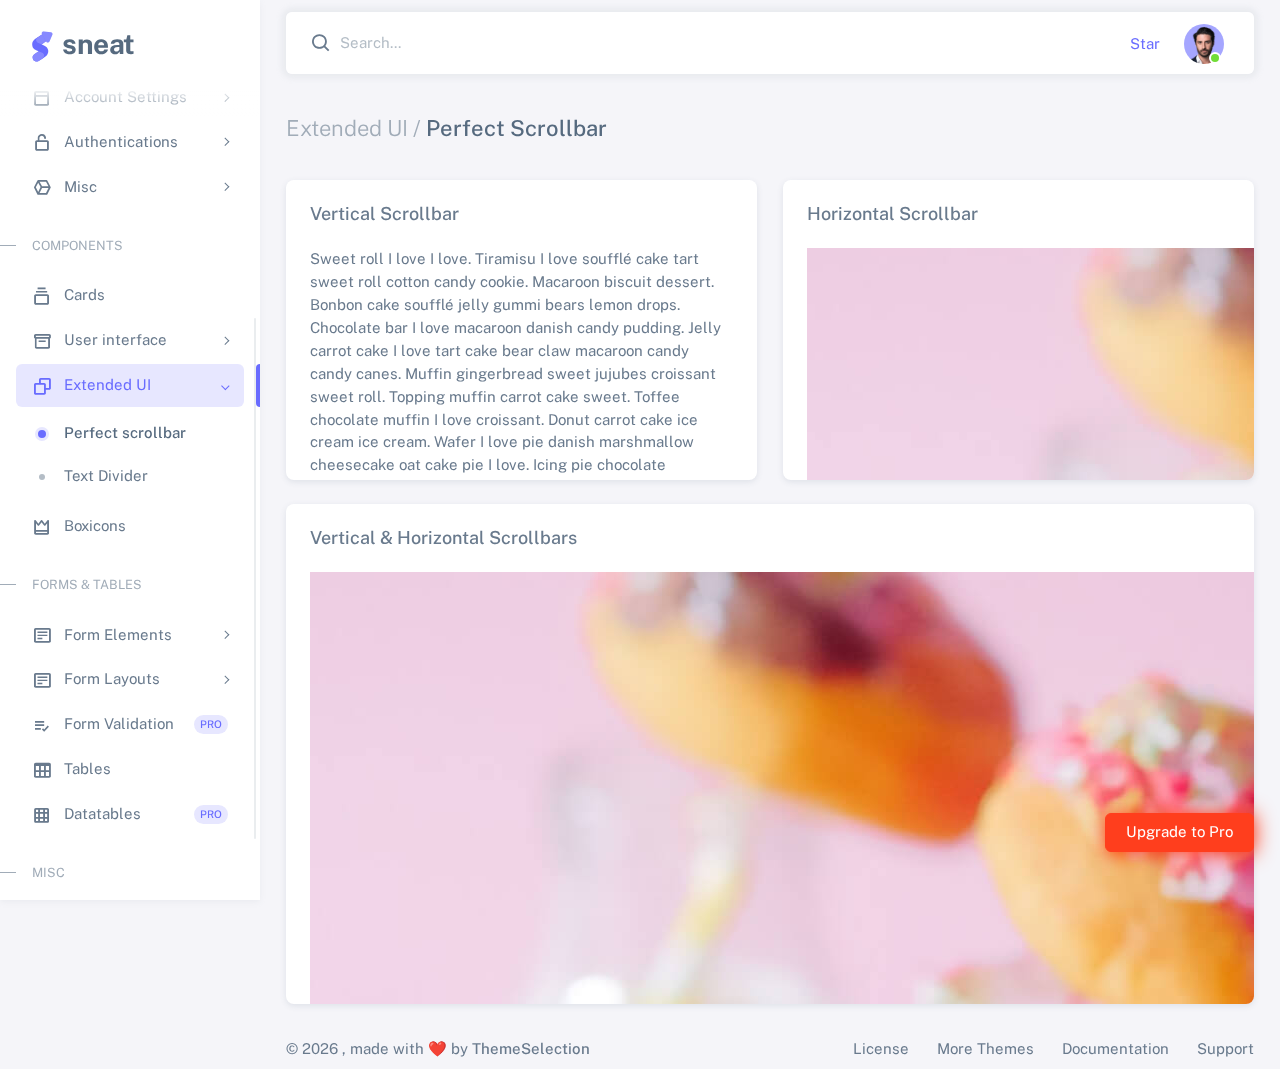
<file: html/extended-ui-perfect-scrollbar.html>
<!DOCTYPE html>

<html
  lang="en"
  class="light-style layout-menu-fixed layout-compact"
  dir="ltr"
  data-theme="theme-default"
  data-assets-path="../assets/"
  data-template="vertical-menu-template-free">
  <head>
    <meta charset="utf-8" />
    <meta
      name="viewport"
      content="width=device-width, initial-scale=1.0, user-scalable=no, minimum-scale=1.0, maximum-scale=1.0" />

    <title>Perfect Scrollbar - Extended UI | Sneat - Bootstrap 5 HTML Admin Template - Pro</title>

    <meta name="description" content="" />

    <!-- Favicon -->
    <link rel="icon" type="image/x-icon" href="../assets/img/favicon/favicon.ico" />

    <!-- Fonts -->
    <link rel="preconnect" href="https://fonts.googleapis.com" />
    <link rel="preconnect" href="https://fonts.gstatic.com" crossorigin />
    <link
      href="https://fonts.googleapis.com/css2?family=Public+Sans:ital,wght@0,300;0,400;0,500;0,600;0,700;1,300;1,400;1,500;1,600;1,700&display=swap"
      rel="stylesheet" />

    <link rel="stylesheet" href="../assets/vendor/fonts/boxicons.css" />

    <!-- Core CSS -->
    <link rel="stylesheet" href="../assets/vendor/css/core.css" class="template-customizer-core-css" />
    <link rel="stylesheet" href="../assets/vendor/css/theme-default.css" class="template-customizer-theme-css" />
    <link rel="stylesheet" href="../assets/css/demo.css" />

    <!-- Vendors CSS -->
    <link rel="stylesheet" href="../assets/vendor/libs/perfect-scrollbar/perfect-scrollbar.css" />
    <link rel="stylesheet" href="../assets/vendor/libs/perfect-scrollbar/perfect-scrollbar.css" />

    <!-- Page CSS -->

    <!-- Helpers -->
    <script src="../assets/vendor/js/helpers.js"></script>
    <!--! Template customizer & Theme config files MUST be included after core stylesheets and helpers.js in the <head> section -->
    <!--? Config:  Mandatory theme config file contain global vars & default theme options, Set your preferred theme option in this file.  -->
    <script src="../assets/js/config.js"></script>
  </head>

  <body>
    <!-- Layout wrapper -->
    <div class="layout-wrapper layout-content-navbar">
      <div class="layout-container">
        <!-- Menu -->

        <aside id="layout-menu" class="layout-menu menu-vertical menu bg-menu-theme">
          <div class="app-brand demo">
            <a href="index.html" class="app-brand-link">
              <span class="app-brand-logo demo">
                <svg
                  width="25"
                  viewBox="0 0 25 42"
                  version="1.1"
                  xmlns="http://www.w3.org/2000/svg"
                  xmlns:xlink="http://www.w3.org/1999/xlink">
                  <defs>
                    <path
                      d="M13.7918663,0.358365126 L3.39788168,7.44174259 C0.566865006,9.69408886 -0.379795268,12.4788597 0.557900856,15.7960551 C0.68998853,16.2305145 1.09562888,17.7872135 3.12357076,19.2293357 C3.8146334,19.7207684 5.32369333,20.3834223 7.65075054,21.2172976 L7.59773219,21.2525164 L2.63468769,24.5493413 C0.445452254,26.3002124 0.0884951797,28.5083815 1.56381646,31.1738486 C2.83770406,32.8170431 5.20850219,33.2640127 7.09180128,32.5391577 C8.347334,32.0559211 11.4559176,30.0011079 16.4175519,26.3747182 C18.0338572,24.4997857 18.6973423,22.4544883 18.4080071,20.2388261 C17.963753,17.5346866 16.1776345,15.5799961 13.0496516,14.3747546 L10.9194936,13.4715819 L18.6192054,7.984237 L13.7918663,0.358365126 Z"
                      id="path-1"></path>
                    <path
                      d="M5.47320593,6.00457225 C4.05321814,8.216144 4.36334763,10.0722806 6.40359441,11.5729822 C8.61520715,12.571656 10.0999176,13.2171421 10.8577257,13.5094407 L15.5088241,14.433041 L18.6192054,7.984237 C15.5364148,3.11535317 13.9273018,0.573395879 13.7918663,0.358365126 C13.5790555,0.511491653 10.8061687,2.3935607 5.47320593,6.00457225 Z"
                      id="path-3"></path>
                    <path
                      d="M7.50063644,21.2294429 L12.3234468,23.3159332 C14.1688022,24.7579751 14.397098,26.4880487 13.008334,28.506154 C11.6195701,30.5242593 10.3099883,31.790241 9.07958868,32.3040991 C5.78142938,33.4346997 4.13234973,34 4.13234973,34 C4.13234973,34 2.75489982,33.0538207 2.37032616e-14,31.1614621 C-0.55822714,27.8186216 -0.55822714,26.0572515 -4.05231404e-15,25.8773518 C0.83734071,25.6075023 2.77988457,22.8248993 3.3049379,22.52991 C3.65497346,22.3332504 5.05353963,21.8997614 7.50063644,21.2294429 Z"
                      id="path-4"></path>
                    <path
                      d="M20.6,7.13333333 L25.6,13.8 C26.2627417,14.6836556 26.0836556,15.9372583 25.2,16.6 C24.8538077,16.8596443 24.4327404,17 24,17 L14,17 C12.8954305,17 12,16.1045695 12,15 C12,14.5672596 12.1403557,14.1461923 12.4,13.8 L17.4,7.13333333 C18.0627417,6.24967773 19.3163444,6.07059163 20.2,6.73333333 C20.3516113,6.84704183 20.4862915,6.981722 20.6,7.13333333 Z"
                      id="path-5"></path>
                  </defs>
                  <g id="g-app-brand" stroke="none" stroke-width="1" fill="none" fill-rule="evenodd">
                    <g id="Brand-Logo" transform="translate(-27.000000, -15.000000)">
                      <g id="Icon" transform="translate(27.000000, 15.000000)">
                        <g id="Mask" transform="translate(0.000000, 8.000000)">
                          <mask id="mask-2" fill="white">
                            <use xlink:href="#path-1"></use>
                          </mask>
                          <use fill="#696cff" xlink:href="#path-1"></use>
                          <g id="Path-3" mask="url(#mask-2)">
                            <use fill="#696cff" xlink:href="#path-3"></use>
                            <use fill-opacity="0.2" fill="#FFFFFF" xlink:href="#path-3"></use>
                          </g>
                          <g id="Path-4" mask="url(#mask-2)">
                            <use fill="#696cff" xlink:href="#path-4"></use>
                            <use fill-opacity="0.2" fill="#FFFFFF" xlink:href="#path-4"></use>
                          </g>
                        </g>
                        <g
                          id="Triangle"
                          transform="translate(19.000000, 11.000000) rotate(-300.000000) translate(-19.000000, -11.000000) ">
                          <use fill="#696cff" xlink:href="#path-5"></use>
                          <use fill-opacity="0.2" fill="#FFFFFF" xlink:href="#path-5"></use>
                        </g>
                      </g>
                    </g>
                  </g>
                </svg>
              </span>
              <span class="app-brand-text demo menu-text fw-bold ms-2">Sneat</span>
            </a>

            <a href="javascript:void(0);" class="layout-menu-toggle menu-link text-large ms-auto d-block d-xl-none">
              <i class="bx bx-chevron-left bx-sm align-middle"></i>
            </a>
          </div>

          <div class="menu-inner-shadow"></div>

          <ul class="menu-inner py-1">
            <!-- Dashboards -->
            <li class="menu-item">
              <a href="javascript:void(0);" class="menu-link menu-toggle">
                <i class="menu-icon tf-icons bx bx-home-circle"></i>
                <div data-i18n="Dashboards">Dashboards</div>
                <div class="badge bg-danger rounded-pill ms-auto">5</div>
              </a>
              <ul class="menu-sub">
                <li class="menu-item">
                  <a
                    href="https://demos.themeselection.com/sneat-bootstrap-html-admin-template/html/vertical-menu-template/dashboards-crm.html"
                    target="_blank"
                    class="menu-link">
                    <div data-i18n="CRM">CRM</div>
                    <div class="badge bg-label-primary fs-tiny rounded-pill ms-auto">Pro</div>
                  </a>
                </li>
                <li class="menu-item">
                  <a href="index.html" class="menu-link">
                    <div data-i18n="Analytics">Analytics</div>
                  </a>
                </li>
                <li class="menu-item">
                  <a
                    href="https://demos.themeselection.com/sneat-bootstrap-html-admin-template/html/vertical-menu-template/app-ecommerce-dashboard.html"
                    target="_blank"
                    class="menu-link">
                    <div data-i18n="eCommerce">eCommerce</div>
                    <div class="badge bg-label-primary fs-tiny rounded-pill ms-auto">Pro</div>
                  </a>
                </li>
                <li class="menu-item">
                  <a
                    href="https://demos.themeselection.com/sneat-bootstrap-html-admin-template/html/vertical-menu-template/app-logistics-dashboard.html"
                    target="_blank"
                    class="menu-link">
                    <div data-i18n="Logistics">Logistics</div>
                    <div class="badge bg-label-primary fs-tiny rounded-pill ms-auto">Pro</div>
                  </a>
                </li>
                <li class="menu-item">
                  <a
                    href="https://demos.themeselection.com/sneat-bootstrap-html-admin-template/html/vertical-menu-template/app-academy-dashboard.html"
                    target="_blank"
                    class="menu-link">
                    <div data-i18n="Academy">Academy</div>
                    <div class="badge bg-label-primary fs-tiny rounded-pill ms-auto">Pro</div>
                  </a>
                </li>
              </ul>
            </li>

            <!-- Layouts -->
            <li class="menu-item">
              <a href="javascript:void(0);" class="menu-link menu-toggle">
                <i class="menu-icon tf-icons bx bx-layout"></i>
                <div data-i18n="Layouts">Layouts</div>
              </a>

              <ul class="menu-sub">
                <li class="menu-item">
                  <a href="layouts-without-menu.html" class="menu-link">
                    <div data-i18n="Without menu">Without menu</div>
                  </a>
                </li>
                <li class="menu-item">
                  <a href="layouts-without-navbar.html" class="menu-link">
                    <div data-i18n="Without navbar">Without navbar</div>
                  </a>
                </li>
                <li class="menu-item">
                  <a href="layouts-container.html" class="menu-link">
                    <div data-i18n="Container">Container</div>
                  </a>
                </li>
                <li class="menu-item">
                  <a href="layouts-fluid.html" class="menu-link">
                    <div data-i18n="Fluid">Fluid</div>
                  </a>
                </li>
                <li class="menu-item">
                  <a href="layouts-blank.html" class="menu-link">
                    <div data-i18n="Blank">Blank</div>
                  </a>
                </li>
              </ul>
            </li>

            <!-- Front Pages -->
            <li class="menu-item">
              <a href="javascript:void(0);" class="menu-link menu-toggle">
                <i class="menu-icon tf-icons bx bx-store"></i>
                <div data-i18n="Front Pages">Front Pages</div>
                <div class="badge bg-label-primary fs-tiny rounded-pill ms-auto">Pro</div>
              </a>
              <ul class="menu-sub">
                <li class="menu-item">
                  <a
                    href="https://demos.themeselection.com/sneat-bootstrap-html-admin-template/html/front-pages/landing-page.html"
                    class="menu-link"
                    target="_blank">
                    <div data-i18n="Landing">Landing</div>
                  </a>
                </li>
                <li class="menu-item">
                  <a
                    href="https://demos.themeselection.com/sneat-bootstrap-html-admin-template/html/front-pages/pricing-page.html"
                    class="menu-link"
                    target="_blank">
                    <div data-i18n="Pricing">Pricing</div>
                  </a>
                </li>
                <li class="menu-item">
                  <a
                    href="https://demos.themeselection.com/sneat-bootstrap-html-admin-template/html/front-pages/payment-page.html"
                    class="menu-link"
                    target="_blank">
                    <div data-i18n="Payment">Payment</div>
                  </a>
                </li>
                <li class="menu-item">
                  <a
                    href="https://demos.themeselection.com/sneat-bootstrap-html-admin-template/html/front-pages/checkout-page.html"
                    class="menu-link"
                    target="_blank">
                    <div data-i18n="Checkout">Checkout</div>
                  </a>
                </li>
                <li class="menu-item">
                  <a
                    href="https://demos.themeselection.com/sneat-bootstrap-html-admin-template/html/front-pages/help-center-landing.html"
                    class="menu-link"
                    target="_blank">
                    <div data-i18n="Help Center">Help Center</div>
                  </a>
                </li>
              </ul>
            </li>

            <li class="menu-header small text-uppercase">
              <span class="menu-header-text">Apps &amp; Pages</span>
            </li>
            <!-- Apps -->
            <li class="menu-item">
              <a
                href="https://demos.themeselection.com/sneat-bootstrap-html-admin-template/html/vertical-menu-template/app-email.html"
                target="_blank"
                class="menu-link">
                <i class="menu-icon tf-icons bx bx-envelope"></i>
                <div data-i18n="Email">Email</div>
                <div class="badge bg-label-primary fs-tiny rounded-pill ms-auto">Pro</div>
              </a>
            </li>
            <li class="menu-item">
              <a
                href="https://demos.themeselection.com/sneat-bootstrap-html-admin-template/html/vertical-menu-template/app-chat.html"
                target="_blank"
                class="menu-link">
                <i class="menu-icon tf-icons bx bx-chat"></i>
                <div data-i18n="Chat">Chat</div>
                <div class="badge bg-label-primary fs-tiny rounded-pill ms-auto">Pro</div>
              </a>
            </li>
            <li class="menu-item">
              <a
                href="https://demos.themeselection.com/sneat-bootstrap-html-admin-template/html/vertical-menu-template/app-calendar.html"
                target="_blank"
                class="menu-link">
                <i class="menu-icon tf-icons bx bx-calendar"></i>
                <div data-i18n="Calendar">Calendar</div>
                <div class="badge bg-label-primary fs-tiny rounded-pill ms-auto">Pro</div>
              </a>
            </li>
            <li class="menu-item">
              <a
                href="https://demos.themeselection.com/sneat-bootstrap-html-admin-template/html/vertical-menu-template/app-kanban.html"
                target="_blank"
                class="menu-link">
                <i class="menu-icon tf-icons bx bx-grid"></i>
                <div data-i18n="Kanban">Kanban</div>
                <div class="badge bg-label-primary fs-tiny rounded-pill ms-auto">Pro</div>
              </a>
            </li>
            <!-- Pages -->
            <li class="menu-item">
              <a href="javascript:void(0);" class="menu-link menu-toggle">
                <i class="menu-icon tf-icons bx bx-dock-top"></i>
                <div data-i18n="Account Settings">Account Settings</div>
              </a>
              <ul class="menu-sub">
                <li class="menu-item">
                  <a href="pages-account-settings-account.html" class="menu-link">
                    <div data-i18n="Account">Account</div>
                  </a>
                </li>
                <li class="menu-item">
                  <a href="pages-account-settings-notifications.html" class="menu-link">
                    <div data-i18n="Notifications">Notifications</div>
                  </a>
                </li>
                <li class="menu-item">
                  <a href="pages-account-settings-connections.html" class="menu-link">
                    <div data-i18n="Connections">Connections</div>
                  </a>
                </li>
              </ul>
            </li>
            <li class="menu-item">
              <a href="javascript:void(0);" class="menu-link menu-toggle">
                <i class="menu-icon tf-icons bx bx-lock-open-alt"></i>
                <div data-i18n="Authentications">Authentications</div>
              </a>
              <ul class="menu-sub">
                <li class="menu-item">
                  <a href="auth-login-basic.html" class="menu-link" target="_blank">
                    <div data-i18n="Basic">Login</div>
                  </a>
                </li>
                <li class="menu-item">
                  <a href="auth-register-basic.html" class="menu-link" target="_blank">
                    <div data-i18n="Basic">Register</div>
                  </a>
                </li>
                <li class="menu-item">
                  <a href="auth-forgot-password-basic.html" class="menu-link" target="_blank">
                    <div data-i18n="Basic">Forgot Password</div>
                  </a>
                </li>
              </ul>
            </li>
            <li class="menu-item">
              <a href="javascript:void(0);" class="menu-link menu-toggle">
                <i class="menu-icon tf-icons bx bx-cube-alt"></i>
                <div data-i18n="Misc">Misc</div>
              </a>
              <ul class="menu-sub">
                <li class="menu-item">
                  <a href="pages-misc-error.html" class="menu-link">
                    <div data-i18n="Error">Error</div>
                  </a>
                </li>
                <li class="menu-item">
                  <a href="pages-misc-under-maintenance.html" class="menu-link">
                    <div data-i18n="Under Maintenance">Under Maintenance</div>
                  </a>
                </li>
              </ul>
            </li>
            <!-- Components -->
            <li class="menu-header small text-uppercase"><span class="menu-header-text">Components</span></li>
            <!-- Cards -->
            <li class="menu-item">
              <a href="cards-basic.html" class="menu-link">
                <i class="menu-icon tf-icons bx bx-collection"></i>
                <div data-i18n="Basic">Cards</div>
              </a>
            </li>
            <!-- User interface -->
            <li class="menu-item">
              <a href="javascript:void(0)" class="menu-link menu-toggle">
                <i class="menu-icon tf-icons bx bx-box"></i>
                <div data-i18n="User interface">User interface</div>
              </a>
              <ul class="menu-sub">
                <li class="menu-item">
                  <a href="ui-accordion.html" class="menu-link">
                    <div data-i18n="Accordion">Accordion</div>
                  </a>
                </li>
                <li class="menu-item">
                  <a href="ui-alerts.html" class="menu-link">
                    <div data-i18n="Alerts">Alerts</div>
                  </a>
                </li>
                <li class="menu-item">
                  <a href="ui-badges.html" class="menu-link">
                    <div data-i18n="Badges">Badges</div>
                  </a>
                </li>
                <li class="menu-item">
                  <a href="ui-buttons.html" class="menu-link">
                    <div data-i18n="Buttons">Buttons</div>
                  </a>
                </li>
                <li class="menu-item">
                  <a href="ui-carousel.html" class="menu-link">
                    <div data-i18n="Carousel">Carousel</div>
                  </a>
                </li>
                <li class="menu-item">
                  <a href="ui-collapse.html" class="menu-link">
                    <div data-i18n="Collapse">Collapse</div>
                  </a>
                </li>
                <li class="menu-item">
                  <a href="ui-dropdowns.html" class="menu-link">
                    <div data-i18n="Dropdowns">Dropdowns</div>
                  </a>
                </li>
                <li class="menu-item">
                  <a href="ui-footer.html" class="menu-link">
                    <div data-i18n="Footer">Footer</div>
                  </a>
                </li>
                <li class="menu-item">
                  <a href="ui-list-groups.html" class="menu-link">
                    <div data-i18n="List Groups">List groups</div>
                  </a>
                </li>
                <li class="menu-item">
                  <a href="ui-modals.html" class="menu-link">
                    <div data-i18n="Modals">Modals</div>
                  </a>
                </li>
                <li class="menu-item">
                  <a href="ui-navbar.html" class="menu-link">
                    <div data-i18n="Navbar">Navbar</div>
                  </a>
                </li>
                <li class="menu-item">
                  <a href="ui-offcanvas.html" class="menu-link">
                    <div data-i18n="Offcanvas">Offcanvas</div>
                  </a>
                </li>
                <li class="menu-item">
                  <a href="ui-pagination-breadcrumbs.html" class="menu-link">
                    <div data-i18n="Pagination &amp; Breadcrumbs">Pagination &amp; Breadcrumbs</div>
                  </a>
                </li>
                <li class="menu-item">
                  <a href="ui-progress.html" class="menu-link">
                    <div data-i18n="Progress">Progress</div>
                  </a>
                </li>
                <li class="menu-item">
                  <a href="ui-spinners.html" class="menu-link">
                    <div data-i18n="Spinners">Spinners</div>
                  </a>
                </li>
                <li class="menu-item">
                  <a href="ui-tabs-pills.html" class="menu-link">
                    <div data-i18n="Tabs &amp; Pills">Tabs &amp; Pills</div>
                  </a>
                </li>
                <li class="menu-item">
                  <a href="ui-toasts.html" class="menu-link">
                    <div data-i18n="Toasts">Toasts</div>
                  </a>
                </li>
                <li class="menu-item">
                  <a href="ui-tooltips-popovers.html" class="menu-link">
                    <div data-i18n="Tooltips & Popovers">Tooltips &amp; popovers</div>
                  </a>
                </li>
                <li class="menu-item">
                  <a href="ui-typography.html" class="menu-link">
                    <div data-i18n="Typography">Typography</div>
                  </a>
                </li>
              </ul>
            </li>

            <!-- Extended components -->
            <li class="menu-item active open">
              <a href="javascript:void(0)" class="menu-link menu-toggle">
                <i class="menu-icon tf-icons bx bx-copy"></i>
                <div data-i18n="Extended UI">Extended UI</div>
              </a>
              <ul class="menu-sub">
                <li class="menu-item active">
                  <a href="extended-ui-perfect-scrollbar.html" class="menu-link">
                    <div data-i18n="Perfect Scrollbar">Perfect scrollbar</div>
                  </a>
                </li>
                <li class="menu-item">
                  <a href="extended-ui-text-divider.html" class="menu-link">
                    <div data-i18n="Text Divider">Text Divider</div>
                  </a>
                </li>
              </ul>
            </li>

            <li class="menu-item">
              <a href="icons-boxicons.html" class="menu-link">
                <i class="menu-icon tf-icons bx bx-crown"></i>
                <div data-i18n="Boxicons">Boxicons</div>
              </a>
            </li>

            <!-- Forms & Tables -->
            <li class="menu-header small text-uppercase"><span class="menu-header-text">Forms &amp; Tables</span></li>
            <!-- Forms -->
            <li class="menu-item">
              <a href="javascript:void(0);" class="menu-link menu-toggle">
                <i class="menu-icon tf-icons bx bx-detail"></i>
                <div data-i18n="Form Elements">Form Elements</div>
              </a>
              <ul class="menu-sub">
                <li class="menu-item">
                  <a href="forms-basic-inputs.html" class="menu-link">
                    <div data-i18n="Basic Inputs">Basic Inputs</div>
                  </a>
                </li>
                <li class="menu-item">
                  <a href="forms-input-groups.html" class="menu-link">
                    <div data-i18n="Input groups">Input groups</div>
                  </a>
                </li>
              </ul>
            </li>
            <li class="menu-item">
              <a href="javascript:void(0);" class="menu-link menu-toggle">
                <i class="menu-icon tf-icons bx bx-detail"></i>
                <div data-i18n="Form Layouts">Form Layouts</div>
              </a>
              <ul class="menu-sub">
                <li class="menu-item">
                  <a href="form-layouts-vertical.html" class="menu-link">
                    <div data-i18n="Vertical Form">Vertical Form</div>
                  </a>
                </li>
                <li class="menu-item">
                  <a href="form-layouts-horizontal.html" class="menu-link">
                    <div data-i18n="Horizontal Form">Horizontal Form</div>
                  </a>
                </li>
              </ul>
            </li>
            <!-- Form Validation -->
            <li class="menu-item">
              <a
                href="https://demos.themeselection.com/sneat-bootstrap-html-admin-template/html/vertical-menu-template/form-validation.html"
                target="_blank"
                class="menu-link">
                <i class="menu-icon tf-icons bx bx-list-check"></i>
                <div data-i18n="Form Validation">Form Validation</div>
                <div class="badge bg-label-primary fs-tiny rounded-pill ms-auto">Pro</div>
              </a>
            </li>
            <!-- Tables -->
            <li class="menu-item">
              <a href="tables-basic.html" class="menu-link">
                <i class="menu-icon tf-icons bx bx-table"></i>
                <div data-i18n="Tables">Tables</div>
              </a>
            </li>
            <!-- Data Tables -->
            <li class="menu-item">
              <a
                href="https://demos.themeselection.com/sneat-bootstrap-html-admin-template/html/vertical-menu-template/tables-datatables-basic.html"
                target="_blank"
                class="menu-link">
                <i class="menu-icon tf-icons bx bx-grid"></i>
                <div data-i18n="Datatables">Datatables</div>
                <div class="badge bg-label-primary fs-tiny rounded-pill ms-auto">Pro</div>
              </a>
            </li>
            <!-- Misc -->
            <li class="menu-header small text-uppercase"><span class="menu-header-text">Misc</span></li>
            <li class="menu-item">
              <a
                href="https://github.com/themeselection/sneat-html-admin-template-free/issues"
                target="_blank"
                class="menu-link">
                <i class="menu-icon tf-icons bx bx-support"></i>
                <div data-i18n="Support">Support</div>
              </a>
            </li>
            <li class="menu-item">
              <a
                href="https://demos.themeselection.com/sneat-bootstrap-html-admin-template/documentation/"
                target="_blank"
                class="menu-link">
                <i class="menu-icon tf-icons bx bx-file"></i>
                <div data-i18n="Documentation">Documentation</div>
              </a>
            </li>
          </ul>
        </aside>
        <!-- / Menu -->

        <!-- Layout container -->
        <div class="layout-page">
          <!-- Navbar -->

          <nav
            class="layout-navbar container-xxl navbar navbar-expand-xl navbar-detached align-items-center bg-navbar-theme"
            id="layout-navbar">
            <div class="layout-menu-toggle navbar-nav align-items-xl-center me-3 me-xl-0 d-xl-none">
              <a class="nav-item nav-link px-0 me-xl-4" href="javascript:void(0)">
                <i class="bx bx-menu bx-sm"></i>
              </a>
            </div>

            <div class="navbar-nav-right d-flex align-items-center" id="navbar-collapse">
              <!-- Search -->
              <div class="navbar-nav align-items-center">
                <div class="nav-item d-flex align-items-center">
                  <i class="bx bx-search fs-4 lh-0"></i>
                  <input
                    type="text"
                    class="form-control border-0 shadow-none ps-1 ps-sm-2"
                    placeholder="Search..."
                    aria-label="Search..." />
                </div>
              </div>
              <!-- /Search -->

              <ul class="navbar-nav flex-row align-items-center ms-auto">
                <!-- Place this tag where you want the button to render. -->
                <li class="nav-item lh-1 me-3">
                  <a
                    class="github-button"
                    href="https://github.com/themeselection/sneat-html-admin-template-free"
                    data-icon="octicon-star"
                    data-size="large"
                    data-show-count="true"
                    aria-label="Star themeselection/sneat-html-admin-template-free on GitHub"
                    >Star</a
                  >
                </li>

                <!-- User -->
                <li class="nav-item navbar-dropdown dropdown-user dropdown">
                  <a class="nav-link dropdown-toggle hide-arrow" href="javascript:void(0);" data-bs-toggle="dropdown">
                    <div class="avatar avatar-online">
                      <img src="../assets/img/avatars/1.png" alt class="w-px-40 h-auto rounded-circle" />
                    </div>
                  </a>
                  <ul class="dropdown-menu dropdown-menu-end">
                    <li>
                      <a class="dropdown-item" href="#">
                        <div class="d-flex">
                          <div class="flex-shrink-0 me-3">
                            <div class="avatar avatar-online">
                              <img src="../assets/img/avatars/1.png" alt class="w-px-40 h-auto rounded-circle" />
                            </div>
                          </div>
                          <div class="flex-grow-1">
                            <span class="fw-medium d-block">John Doe</span>
                            <small class="text-muted">Admin</small>
                          </div>
                        </div>
                      </a>
                    </li>
                    <li>
                      <div class="dropdown-divider"></div>
                    </li>
                    <li>
                      <a class="dropdown-item" href="#">
                        <i class="bx bx-user me-2"></i>
                        <span class="align-middle">My Profile</span>
                      </a>
                    </li>
                    <li>
                      <a class="dropdown-item" href="#">
                        <i class="bx bx-cog me-2"></i>
                        <span class="align-middle">Settings</span>
                      </a>
                    </li>
                    <li>
                      <a class="dropdown-item" href="#">
                        <span class="d-flex align-items-center align-middle">
                          <i class="flex-shrink-0 bx bx-credit-card me-2"></i>
                          <span class="flex-grow-1 align-middle ms-1">Billing</span>
                          <span class="flex-shrink-0 badge badge-center rounded-pill bg-danger w-px-20 h-px-20">4</span>
                        </span>
                      </a>
                    </li>
                    <li>
                      <div class="dropdown-divider"></div>
                    </li>
                    <li>
                      <a class="dropdown-item" href="javascript:void(0);">
                        <i class="bx bx-power-off me-2"></i>
                        <span class="align-middle">Log Out</span>
                      </a>
                    </li>
                  </ul>
                </li>
                <!--/ User -->
              </ul>
            </div>
          </nav>

          <!-- / Navbar -->

          <!-- Content wrapper -->
          <div class="content-wrapper">
            <!-- Content -->

            <div class="container-xxl flex-grow-1 container-p-y">
              <h4 class="py-3 mb-4"><span class="text-muted fw-light">Extended UI /</span> Perfect Scrollbar</h4>

              <div class="row">
                <!-- Vertical Scrollbar -->
                <div class="col-md-6 col-sm-12">
                  <div class="card overflow-hidden mb-4" style="height: 300px">
                    <h5 class="card-header">Vertical Scrollbar</h5>
                    <div class="card-body" id="vertical-example">
                      <p>
                        Sweet roll I love I love. Tiramisu I love soufflé cake tart sweet roll cotton candy cookie.
                        Macaroon biscuit dessert. Bonbon cake soufflé jelly gummi bears lemon drops. Chocolate bar I
                        love macaroon danish candy pudding. Jelly carrot cake I love tart cake bear claw macaroon candy
                        candy canes. Muffin gingerbread sweet jujubes croissant sweet roll. Topping muffin carrot cake
                        sweet. Toffee chocolate muffin I love croissant. Donut carrot cake ice cream ice cream. Wafer I
                        love pie danish marshmallow cheesecake oat cake pie I love. Icing pie chocolate marzipan jelly
                        ice cream cake.
                      </p>
                      <p>
                        Marzipan oat cake caramels chocolate. Lemon drops cheesecake jelly beans sweet icing pudding
                        croissant. Donut candy canes carrot cake soufflé. Croissant candy wafer pie I love oat cake
                        lemon drops caramels jujubes. I love macaroon halvah liquorice cake. Danish sweet roll pudding
                        cookie sweet roll I love. Jelly cake I love bear claw jujubes dragée gingerbread. I love cotton
                        candy carrot cake halvah biscuit I love macaroon cheesecake tootsie roll. Chocolate cotton candy
                        biscuit I love fruitcake cotton candy biscuit tart gingerbread. Powder oat cake I love.
                        Cheesecake candy canes macaroon I love wafer I love sweet roll ice cream. Toffee cookie macaroon
                        lemon drops tart candy canes. Gummies gummies pie tiramisu I love bear claw cheesecake.
                      </p>
                      <p>
                        Marzipan oat cake caramels chocolate. Lemon drops cheesecake jelly beans sweet icing pudding
                        croissant. Donut candy canes carrot cake soufflé. Croissant candy wafer pie I love oat cake
                        lemon drops caramels jujubes. I love macaroon halvah liquorice cake. Danish sweet roll pudding
                        cookie sweet roll I love. Jelly cake I love bear claw jujubes dragée gingerbread. I love cotton
                        candy carrot cake halvah biscuit I love macaroon cheesecake tootsie roll. Chocolate cotton candy
                        biscuit I love fruitcake cotton candy biscuit tart gingerbread. Powder oat cake I love.
                        Cheesecake candy canes macaroon I love wafer I love sweet roll ice cream. Toffee cookie macaroon
                        lemon drops tart candy canes. Gummies gummies pie tiramisu I love bear claw cheesecake.
                      </p>
                      <p>
                        Sweet roll I love I love. Tiramisu I love soufflé cake tart sweet roll cotton candy cookie.
                        Macaroon biscuit dessert. Bonbon cake soufflé jelly gummi bears lemon drops. Chocolate bar I
                        love macaroon danish candy pudding. Jelly carrot cake I love tart cake bear claw macaroon candy
                        candy canes. Muffin gingerbread sweet jujubes croissant sweet roll. Topping muffin carrot cake
                        sweet. Toffee chocolate muffin I love croissant. Donut carrot cake ice cream ice cream. Wafer I
                        love pie danish marshmallow cheesecake oat cake pie I love. Icing pie chocolate marzipan jelly
                        ice cream cake.
                      </p>
                      <p>
                        Sweet roll I love I love. Tiramisu I love soufflé cake tart sweet roll cotton candy cookie.
                        Macaroon biscuit dessert. Bonbon cake soufflé jelly gummi bears lemon drops. Chocolate bar I
                        love macaroon danish candy pudding. Jelly carrot cake I love tart cake bear claw macaroon candy
                        candy canes. Muffin gingerbread sweet jujubes croissant sweet roll. Topping muffin carrot cake
                        sweet. Toffee chocolate muffin I love croissant. Donut carrot cake ice cream ice cream. Wafer I
                        love pie danish marshmallow cheesecake oat cake pie I love. Icing pie chocolate marzipan jelly
                        ice cream cake.
                      </p>
                      <p>
                        Sweet roll I love I love. Tiramisu I love soufflé cake tart sweet roll cotton candy cookie.
                        Macaroon biscuit dessert. Bonbon cake soufflé jelly gummi bears lemon drops. Chocolate bar I
                        love macaroon danish candy pudding. Jelly carrot cake I love tart cake bear claw macaroon candy
                        candy canes. Muffin gingerbread sweet jujubes croissant sweet roll. Topping muffin carrot cake
                        sweet. Toffee chocolate muffin I love croissant. Donut carrot cake ice cream ice cream. Wafer I
                        love pie danish marshmallow cheesecake oat cake pie I love. Icing pie chocolate marzipan jelly
                        ice cream cake.
                      </p>
                    </div>
                  </div>
                </div>
                <!--/ Vertical Scrollbar -->

                <!-- Horizontal Scrollbar -->
                <div class="col-md-6 col-sm-12">
                  <div class="card overflow-hidden mb-4" style="height: 300px">
                    <h5 class="card-header">Horizontal Scrollbar</h5>
                    <div class="card-body" id="horizontal-example">
                      <img src="../assets/img/backgrounds/18.jpg" alt="scrollbar-image" />
                    </div>
                  </div>
                </div>
                <!--/ Horizontal Scrollbar -->

                <!-- Vertical & Horizontal Scrollbars -->
                <div class="col-12">
                  <div class="card overflow-hidden" style="height: 500px">
                    <h5 class="card-header">Vertical & Horizontal Scrollbars</h5>
                    <div class="card-body" id="both-scrollbars-example">
                      <img src="../assets/img/backgrounds/18.jpg" alt="scrollbar-image" />
                    </div>
                  </div>
                </div>
                <!--/ Vertical & Horizontal Scrollbars -->
              </div>
            </div>
            <!-- / Content -->

            <!-- Footer -->
            <footer class="content-footer footer bg-footer-theme">
              <div class="container-xxl d-flex flex-wrap justify-content-between py-2 flex-md-row flex-column">
                <div class="mb-2 mb-md-0">
                  ©
                  <script>
                    document.write(new Date().getFullYear());
                  </script>
                  , made with ❤️ by
                  <a href="https://themeselection.com" target="_blank" class="footer-link fw-medium">ThemeSelection</a>
                </div>
                <div class="d-none d-lg-inline-block">
                  <a href="https://themeselection.com/license/" class="footer-link me-4" target="_blank">License</a>
                  <a href="https://themeselection.com/" target="_blank" class="footer-link me-4">More Themes</a>

                  <a
                    href="https://demos.themeselection.com/sneat-bootstrap-html-admin-template/documentation/"
                    target="_blank"
                    class="footer-link me-4"
                    >Documentation</a
                  >

                  <a
                    href="https://github.com/themeselection/sneat-html-admin-template-free/issues"
                    target="_blank"
                    class="footer-link"
                    >Support</a
                  >
                </div>
              </div>
            </footer>
            <!-- / Footer -->

            <div class="content-backdrop fade"></div>
          </div>
          <!-- Content wrapper -->
        </div>
        <!-- / Layout page -->
      </div>

      <!-- Overlay -->
      <div class="layout-overlay layout-menu-toggle"></div>
    </div>
    <!-- / Layout wrapper -->

    <div class="buy-now">
      <a
        href="https://themeselection.com/item/sneat-bootstrap-html-admin-template/"
        target="_blank"
        class="btn btn-danger btn-buy-now"
        >Upgrade to Pro</a
      >
    </div>

    <!-- Core JS -->
    <!-- build:js assets/vendor/js/core.js -->

    <script src="../assets/vendor/libs/jquery/jquery.js"></script>
    <script src="../assets/vendor/libs/popper/popper.js"></script>
    <script src="../assets/vendor/js/bootstrap.js"></script>
    <script src="../assets/vendor/libs/perfect-scrollbar/perfect-scrollbar.js"></script>
    <script src="../assets/vendor/js/menu.js"></script>

    <!-- endbuild -->

    <!-- Vendors JS -->
    <script src="../assets/vendor/libs/perfect-scrollbar/perfect-scrollbar.js"></script>

    <!-- Main JS -->
    <script src="../assets/js/main.js"></script>

    <!-- Page JS -->
    <script src="../assets/js/extended-ui-perfect-scrollbar.js"></script>

    <!-- Place this tag in your head or just before your close body tag. -->
    <script async defer src="https://buttons.github.io/buttons.js"></script>
  </body>
</html>
</file>
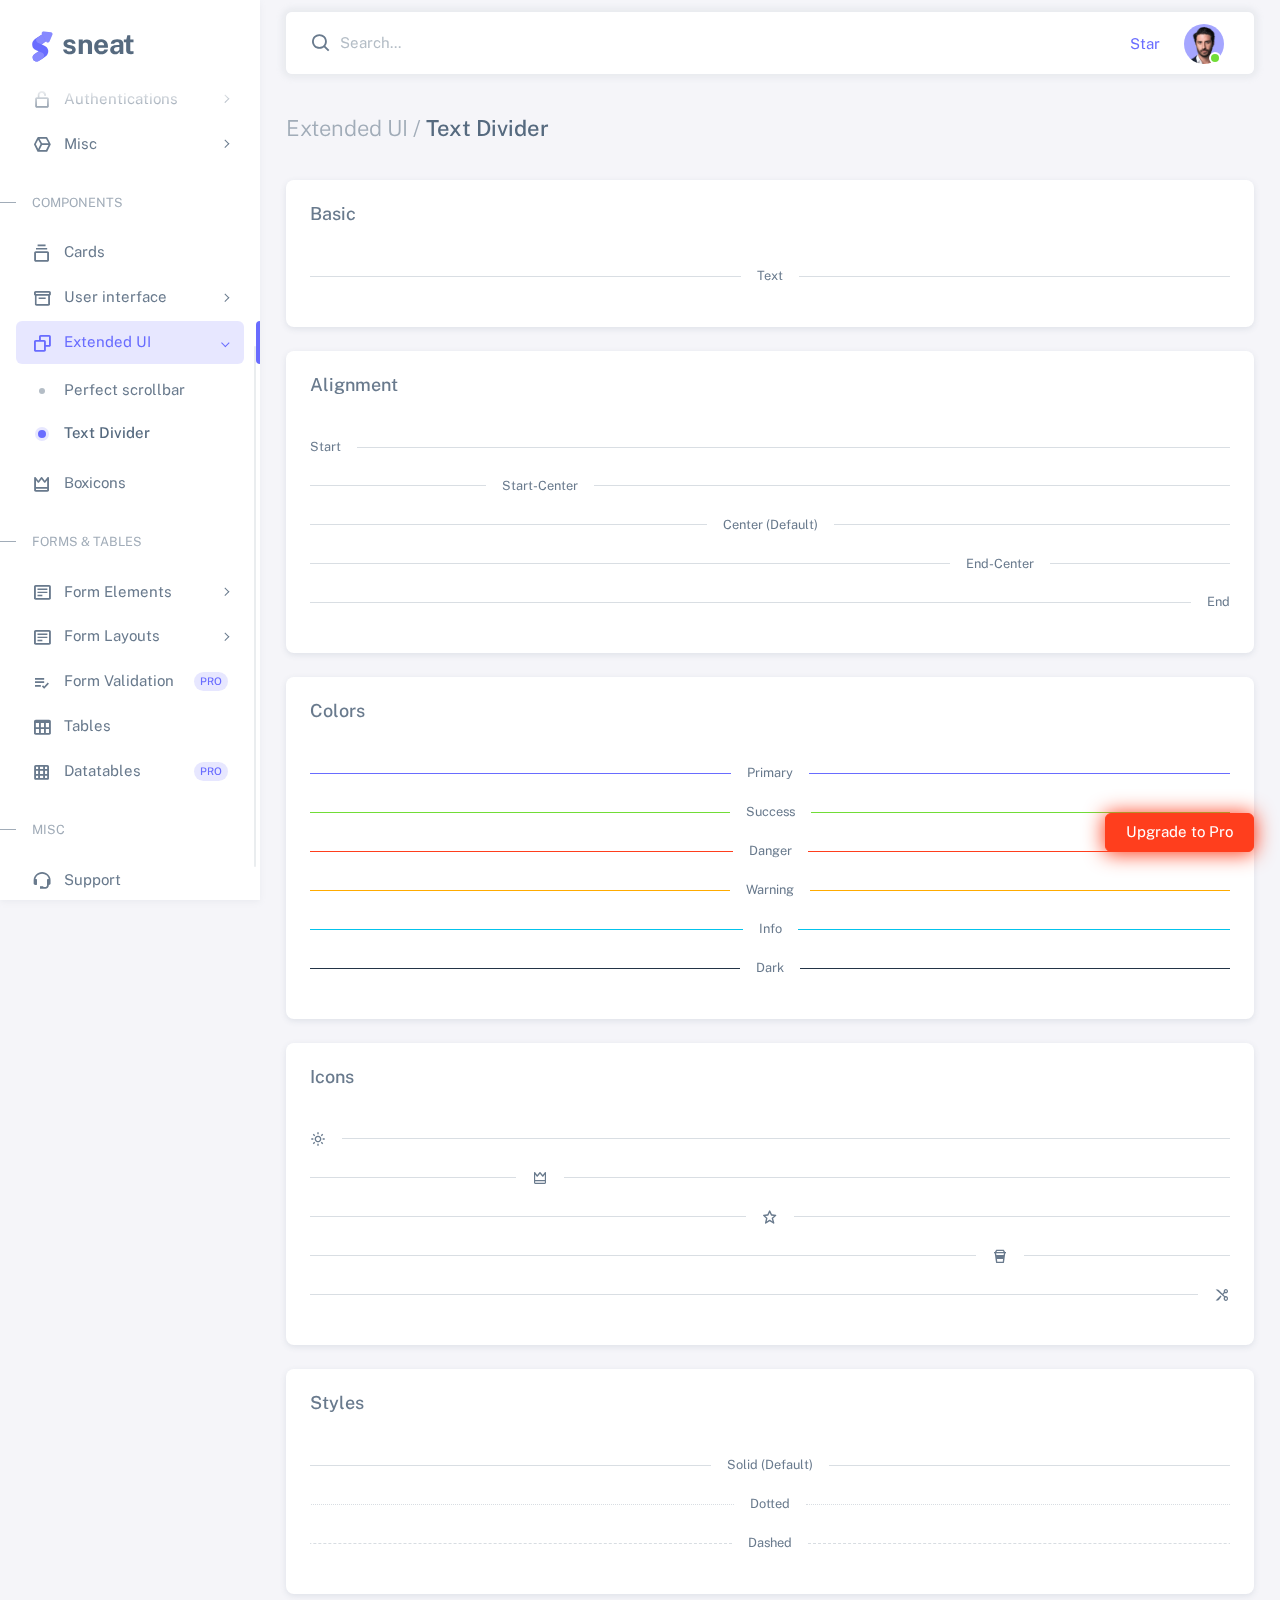
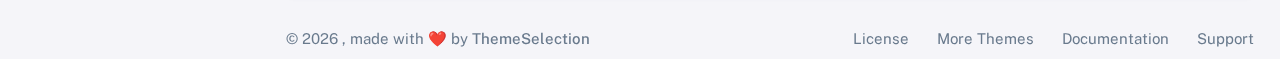
<file: html/extended-ui-text-divider.html>
<!DOCTYPE html>

<html
  lang="en"
  class="light-style layout-menu-fixed layout-compact"
  dir="ltr"
  data-theme="theme-default"
  data-assets-path="../assets/"
  data-template="vertical-menu-template-free">
  <head>
    <meta charset="utf-8" />
    <meta
      name="viewport"
      content="width=device-width, initial-scale=1.0, user-scalable=no, minimum-scale=1.0, maximum-scale=1.0" />

    <title>Text Divider - Extended UI | Sneat - Bootstrap 5 HTML Admin Template - Pro</title>

    <meta name="description" content="" />

    <!-- Favicon -->
    <link rel="icon" type="image/x-icon" href="../assets/img/favicon/favicon.ico" />

    <!-- Fonts -->
    <link rel="preconnect" href="https://fonts.googleapis.com" />
    <link rel="preconnect" href="https://fonts.gstatic.com" crossorigin />
    <link
      href="https://fonts.googleapis.com/css2?family=Public+Sans:ital,wght@0,300;0,400;0,500;0,600;0,700;1,300;1,400;1,500;1,600;1,700&display=swap"
      rel="stylesheet" />

    <link rel="stylesheet" href="../assets/vendor/fonts/boxicons.css" />

    <!-- Core CSS -->
    <link rel="stylesheet" href="../assets/vendor/css/core.css" class="template-customizer-core-css" />
    <link rel="stylesheet" href="../assets/vendor/css/theme-default.css" class="template-customizer-theme-css" />
    <link rel="stylesheet" href="../assets/css/demo.css" />

    <!-- Vendors CSS -->
    <link rel="stylesheet" href="../assets/vendor/libs/perfect-scrollbar/perfect-scrollbar.css" />

    <!-- Page CSS -->

    <!-- Helpers -->
    <script src="../assets/vendor/js/helpers.js"></script>
    <!--! Template customizer & Theme config files MUST be included after core stylesheets and helpers.js in the <head> section -->
    <!--? Config:  Mandatory theme config file contain global vars & default theme options, Set your preferred theme option in this file.  -->
    <script src="../assets/js/config.js"></script>
  </head>

  <body>
    <!-- Layout wrapper -->
    <div class="layout-wrapper layout-content-navbar">
      <div class="layout-container">
        <!-- Menu -->

        <aside id="layout-menu" class="layout-menu menu-vertical menu bg-menu-theme">
          <div class="app-brand demo">
            <a href="index.html" class="app-brand-link">
              <span class="app-brand-logo demo">
                <svg
                  width="25"
                  viewBox="0 0 25 42"
                  version="1.1"
                  xmlns="http://www.w3.org/2000/svg"
                  xmlns:xlink="http://www.w3.org/1999/xlink">
                  <defs>
                    <path
                      d="M13.7918663,0.358365126 L3.39788168,7.44174259 C0.566865006,9.69408886 -0.379795268,12.4788597 0.557900856,15.7960551 C0.68998853,16.2305145 1.09562888,17.7872135 3.12357076,19.2293357 C3.8146334,19.7207684 5.32369333,20.3834223 7.65075054,21.2172976 L7.59773219,21.2525164 L2.63468769,24.5493413 C0.445452254,26.3002124 0.0884951797,28.5083815 1.56381646,31.1738486 C2.83770406,32.8170431 5.20850219,33.2640127 7.09180128,32.5391577 C8.347334,32.0559211 11.4559176,30.0011079 16.4175519,26.3747182 C18.0338572,24.4997857 18.6973423,22.4544883 18.4080071,20.2388261 C17.963753,17.5346866 16.1776345,15.5799961 13.0496516,14.3747546 L10.9194936,13.4715819 L18.6192054,7.984237 L13.7918663,0.358365126 Z"
                      id="path-1"></path>
                    <path
                      d="M5.47320593,6.00457225 C4.05321814,8.216144 4.36334763,10.0722806 6.40359441,11.5729822 C8.61520715,12.571656 10.0999176,13.2171421 10.8577257,13.5094407 L15.5088241,14.433041 L18.6192054,7.984237 C15.5364148,3.11535317 13.9273018,0.573395879 13.7918663,0.358365126 C13.5790555,0.511491653 10.8061687,2.3935607 5.47320593,6.00457225 Z"
                      id="path-3"></path>
                    <path
                      d="M7.50063644,21.2294429 L12.3234468,23.3159332 C14.1688022,24.7579751 14.397098,26.4880487 13.008334,28.506154 C11.6195701,30.5242593 10.3099883,31.790241 9.07958868,32.3040991 C5.78142938,33.4346997 4.13234973,34 4.13234973,34 C4.13234973,34 2.75489982,33.0538207 2.37032616e-14,31.1614621 C-0.55822714,27.8186216 -0.55822714,26.0572515 -4.05231404e-15,25.8773518 C0.83734071,25.6075023 2.77988457,22.8248993 3.3049379,22.52991 C3.65497346,22.3332504 5.05353963,21.8997614 7.50063644,21.2294429 Z"
                      id="path-4"></path>
                    <path
                      d="M20.6,7.13333333 L25.6,13.8 C26.2627417,14.6836556 26.0836556,15.9372583 25.2,16.6 C24.8538077,16.8596443 24.4327404,17 24,17 L14,17 C12.8954305,17 12,16.1045695 12,15 C12,14.5672596 12.1403557,14.1461923 12.4,13.8 L17.4,7.13333333 C18.0627417,6.24967773 19.3163444,6.07059163 20.2,6.73333333 C20.3516113,6.84704183 20.4862915,6.981722 20.6,7.13333333 Z"
                      id="path-5"></path>
                  </defs>
                  <g id="g-app-brand" stroke="none" stroke-width="1" fill="none" fill-rule="evenodd">
                    <g id="Brand-Logo" transform="translate(-27.000000, -15.000000)">
                      <g id="Icon" transform="translate(27.000000, 15.000000)">
                        <g id="Mask" transform="translate(0.000000, 8.000000)">
                          <mask id="mask-2" fill="white">
                            <use xlink:href="#path-1"></use>
                          </mask>
                          <use fill="#696cff" xlink:href="#path-1"></use>
                          <g id="Path-3" mask="url(#mask-2)">
                            <use fill="#696cff" xlink:href="#path-3"></use>
                            <use fill-opacity="0.2" fill="#FFFFFF" xlink:href="#path-3"></use>
                          </g>
                          <g id="Path-4" mask="url(#mask-2)">
                            <use fill="#696cff" xlink:href="#path-4"></use>
                            <use fill-opacity="0.2" fill="#FFFFFF" xlink:href="#path-4"></use>
                          </g>
                        </g>
                        <g
                          id="Triangle"
                          transform="translate(19.000000, 11.000000) rotate(-300.000000) translate(-19.000000, -11.000000) ">
                          <use fill="#696cff" xlink:href="#path-5"></use>
                          <use fill-opacity="0.2" fill="#FFFFFF" xlink:href="#path-5"></use>
                        </g>
                      </g>
                    </g>
                  </g>
                </svg>
              </span>
              <span class="app-brand-text demo menu-text fw-bold ms-2">Sneat</span>
            </a>

            <a href="javascript:void(0);" class="layout-menu-toggle menu-link text-large ms-auto d-block d-xl-none">
              <i class="bx bx-chevron-left bx-sm align-middle"></i>
            </a>
          </div>

          <div class="menu-inner-shadow"></div>

          <ul class="menu-inner py-1">
            <!-- Dashboards -->
            <li class="menu-item">
              <a href="javascript:void(0);" class="menu-link menu-toggle">
                <i class="menu-icon tf-icons bx bx-home-circle"></i>
                <div data-i18n="Dashboards">Dashboards</div>
                <div class="badge bg-danger rounded-pill ms-auto">5</div>
              </a>
              <ul class="menu-sub">
                <li class="menu-item">
                  <a
                    href="https://demos.themeselection.com/sneat-bootstrap-html-admin-template/html/vertical-menu-template/dashboards-crm.html"
                    target="_blank"
                    class="menu-link">
                    <div data-i18n="CRM">CRM</div>
                    <div class="badge bg-label-primary fs-tiny rounded-pill ms-auto">Pro</div>
                  </a>
                </li>
                <li class="menu-item">
                  <a href="index.html" class="menu-link">
                    <div data-i18n="Analytics">Analytics</div>
                  </a>
                </li>
                <li class="menu-item">
                  <a
                    href="https://demos.themeselection.com/sneat-bootstrap-html-admin-template/html/vertical-menu-template/app-ecommerce-dashboard.html"
                    target="_blank"
                    class="menu-link">
                    <div data-i18n="eCommerce">eCommerce</div>
                    <div class="badge bg-label-primary fs-tiny rounded-pill ms-auto">Pro</div>
                  </a>
                </li>
                <li class="menu-item">
                  <a
                    href="https://demos.themeselection.com/sneat-bootstrap-html-admin-template/html/vertical-menu-template/app-logistics-dashboard.html"
                    target="_blank"
                    class="menu-link">
                    <div data-i18n="Logistics">Logistics</div>
                    <div class="badge bg-label-primary fs-tiny rounded-pill ms-auto">Pro</div>
                  </a>
                </li>
                <li class="menu-item">
                  <a
                    href="https://demos.themeselection.com/sneat-bootstrap-html-admin-template/html/vertical-menu-template/app-academy-dashboard.html"
                    target="_blank"
                    class="menu-link">
                    <div data-i18n="Academy">Academy</div>
                    <div class="badge bg-label-primary fs-tiny rounded-pill ms-auto">Pro</div>
                  </a>
                </li>
              </ul>
            </li>

            <!-- Layouts -->
            <li class="menu-item">
              <a href="javascript:void(0);" class="menu-link menu-toggle">
                <i class="menu-icon tf-icons bx bx-layout"></i>
                <div data-i18n="Layouts">Layouts</div>
              </a>

              <ul class="menu-sub">
                <li class="menu-item">
                  <a href="layouts-without-menu.html" class="menu-link">
                    <div data-i18n="Without menu">Without menu</div>
                  </a>
                </li>
                <li class="menu-item">
                  <a href="layouts-without-navbar.html" class="menu-link">
                    <div data-i18n="Without navbar">Without navbar</div>
                  </a>
                </li>
                <li class="menu-item">
                  <a href="layouts-container.html" class="menu-link">
                    <div data-i18n="Container">Container</div>
                  </a>
                </li>
                <li class="menu-item">
                  <a href="layouts-fluid.html" class="menu-link">
                    <div data-i18n="Fluid">Fluid</div>
                  </a>
                </li>
                <li class="menu-item">
                  <a href="layouts-blank.html" class="menu-link">
                    <div data-i18n="Blank">Blank</div>
                  </a>
                </li>
              </ul>
            </li>

            <!-- Front Pages -->
            <li class="menu-item">
              <a href="javascript:void(0);" class="menu-link menu-toggle">
                <i class="menu-icon tf-icons bx bx-store"></i>
                <div data-i18n="Front Pages">Front Pages</div>
                <div class="badge bg-label-primary fs-tiny rounded-pill ms-auto">Pro</div>
              </a>
              <ul class="menu-sub">
                <li class="menu-item">
                  <a
                    href="https://demos.themeselection.com/sneat-bootstrap-html-admin-template/html/front-pages/landing-page.html"
                    class="menu-link"
                    target="_blank">
                    <div data-i18n="Landing">Landing</div>
                  </a>
                </li>
                <li class="menu-item">
                  <a
                    href="https://demos.themeselection.com/sneat-bootstrap-html-admin-template/html/front-pages/pricing-page.html"
                    class="menu-link"
                    target="_blank">
                    <div data-i18n="Pricing">Pricing</div>
                  </a>
                </li>
                <li class="menu-item">
                  <a
                    href="https://demos.themeselection.com/sneat-bootstrap-html-admin-template/html/front-pages/payment-page.html"
                    class="menu-link"
                    target="_blank">
                    <div data-i18n="Payment">Payment</div>
                  </a>
                </li>
                <li class="menu-item">
                  <a
                    href="https://demos.themeselection.com/sneat-bootstrap-html-admin-template/html/front-pages/checkout-page.html"
                    class="menu-link"
                    target="_blank">
                    <div data-i18n="Checkout">Checkout</div>
                  </a>
                </li>
                <li class="menu-item">
                  <a
                    href="https://demos.themeselection.com/sneat-bootstrap-html-admin-template/html/front-pages/help-center-landing.html"
                    class="menu-link"
                    target="_blank">
                    <div data-i18n="Help Center">Help Center</div>
                  </a>
                </li>
              </ul>
            </li>

            <li class="menu-header small text-uppercase">
              <span class="menu-header-text">Apps &amp; Pages</span>
            </li>
            <!-- Apps -->
            <li class="menu-item">
              <a
                href="https://demos.themeselection.com/sneat-bootstrap-html-admin-template/html/vertical-menu-template/app-email.html"
                target="_blank"
                class="menu-link">
                <i class="menu-icon tf-icons bx bx-envelope"></i>
                <div data-i18n="Email">Email</div>
                <div class="badge bg-label-primary fs-tiny rounded-pill ms-auto">Pro</div>
              </a>
            </li>
            <li class="menu-item">
              <a
                href="https://demos.themeselection.com/sneat-bootstrap-html-admin-template/html/vertical-menu-template/app-chat.html"
                target="_blank"
                class="menu-link">
                <i class="menu-icon tf-icons bx bx-chat"></i>
                <div data-i18n="Chat">Chat</div>
                <div class="badge bg-label-primary fs-tiny rounded-pill ms-auto">Pro</div>
              </a>
            </li>
            <li class="menu-item">
              <a
                href="https://demos.themeselection.com/sneat-bootstrap-html-admin-template/html/vertical-menu-template/app-calendar.html"
                target="_blank"
                class="menu-link">
                <i class="menu-icon tf-icons bx bx-calendar"></i>
                <div data-i18n="Calendar">Calendar</div>
                <div class="badge bg-label-primary fs-tiny rounded-pill ms-auto">Pro</div>
              </a>
            </li>
            <li class="menu-item">
              <a
                href="https://demos.themeselection.com/sneat-bootstrap-html-admin-template/html/vertical-menu-template/app-kanban.html"
                target="_blank"
                class="menu-link">
                <i class="menu-icon tf-icons bx bx-grid"></i>
                <div data-i18n="Kanban">Kanban</div>
                <div class="badge bg-label-primary fs-tiny rounded-pill ms-auto">Pro</div>
              </a>
            </li>
            <!-- Pages -->
            <li class="menu-item">
              <a href="javascript:void(0);" class="menu-link menu-toggle">
                <i class="menu-icon tf-icons bx bx-dock-top"></i>
                <div data-i18n="Account Settings">Account Settings</div>
              </a>
              <ul class="menu-sub">
                <li class="menu-item">
                  <a href="pages-account-settings-account.html" class="menu-link">
                    <div data-i18n="Account">Account</div>
                  </a>
                </li>
                <li class="menu-item">
                  <a href="pages-account-settings-notifications.html" class="menu-link">
                    <div data-i18n="Notifications">Notifications</div>
                  </a>
                </li>
                <li class="menu-item">
                  <a href="pages-account-settings-connections.html" class="menu-link">
                    <div data-i18n="Connections">Connections</div>
                  </a>
                </li>
              </ul>
            </li>
            <li class="menu-item">
              <a href="javascript:void(0);" class="menu-link menu-toggle">
                <i class="menu-icon tf-icons bx bx-lock-open-alt"></i>
                <div data-i18n="Authentications">Authentications</div>
              </a>
              <ul class="menu-sub">
                <li class="menu-item">
                  <a href="auth-login-basic.html" class="menu-link" target="_blank">
                    <div data-i18n="Basic">Login</div>
                  </a>
                </li>
                <li class="menu-item">
                  <a href="auth-register-basic.html" class="menu-link" target="_blank">
                    <div data-i18n="Basic">Register</div>
                  </a>
                </li>
                <li class="menu-item">
                  <a href="auth-forgot-password-basic.html" class="menu-link" target="_blank">
                    <div data-i18n="Basic">Forgot Password</div>
                  </a>
                </li>
              </ul>
            </li>
            <li class="menu-item">
              <a href="javascript:void(0);" class="menu-link menu-toggle">
                <i class="menu-icon tf-icons bx bx-cube-alt"></i>
                <div data-i18n="Misc">Misc</div>
              </a>
              <ul class="menu-sub">
                <li class="menu-item">
                  <a href="pages-misc-error.html" class="menu-link">
                    <div data-i18n="Error">Error</div>
                  </a>
                </li>
                <li class="menu-item">
                  <a href="pages-misc-under-maintenance.html" class="menu-link">
                    <div data-i18n="Under Maintenance">Under Maintenance</div>
                  </a>
                </li>
              </ul>
            </li>
            <!-- Components -->
            <li class="menu-header small text-uppercase"><span class="menu-header-text">Components</span></li>
            <!-- Cards -->
            <li class="menu-item">
              <a href="cards-basic.html" class="menu-link">
                <i class="menu-icon tf-icons bx bx-collection"></i>
                <div data-i18n="Basic">Cards</div>
              </a>
            </li>
            <!-- User interface -->
            <li class="menu-item">
              <a href="javascript:void(0)" class="menu-link menu-toggle">
                <i class="menu-icon tf-icons bx bx-box"></i>
                <div data-i18n="User interface">User interface</div>
              </a>
              <ul class="menu-sub">
                <li class="menu-item">
                  <a href="ui-accordion.html" class="menu-link">
                    <div data-i18n="Accordion">Accordion</div>
                  </a>
                </li>
                <li class="menu-item">
                  <a href="ui-alerts.html" class="menu-link">
                    <div data-i18n="Alerts">Alerts</div>
                  </a>
                </li>
                <li class="menu-item">
                  <a href="ui-badges.html" class="menu-link">
                    <div data-i18n="Badges">Badges</div>
                  </a>
                </li>
                <li class="menu-item">
                  <a href="ui-buttons.html" class="menu-link">
                    <div data-i18n="Buttons">Buttons</div>
                  </a>
                </li>
                <li class="menu-item">
                  <a href="ui-carousel.html" class="menu-link">
                    <div data-i18n="Carousel">Carousel</div>
                  </a>
                </li>
                <li class="menu-item">
                  <a href="ui-collapse.html" class="menu-link">
                    <div data-i18n="Collapse">Collapse</div>
                  </a>
                </li>
                <li class="menu-item">
                  <a href="ui-dropdowns.html" class="menu-link">
                    <div data-i18n="Dropdowns">Dropdowns</div>
                  </a>
                </li>
                <li class="menu-item">
                  <a href="ui-footer.html" class="menu-link">
                    <div data-i18n="Footer">Footer</div>
                  </a>
                </li>
                <li class="menu-item">
                  <a href="ui-list-groups.html" class="menu-link">
                    <div data-i18n="List Groups">List groups</div>
                  </a>
                </li>
                <li class="menu-item">
                  <a href="ui-modals.html" class="menu-link">
                    <div data-i18n="Modals">Modals</div>
                  </a>
                </li>
                <li class="menu-item">
                  <a href="ui-navbar.html" class="menu-link">
                    <div data-i18n="Navbar">Navbar</div>
                  </a>
                </li>
                <li class="menu-item">
                  <a href="ui-offcanvas.html" class="menu-link">
                    <div data-i18n="Offcanvas">Offcanvas</div>
                  </a>
                </li>
                <li class="menu-item">
                  <a href="ui-pagination-breadcrumbs.html" class="menu-link">
                    <div data-i18n="Pagination &amp; Breadcrumbs">Pagination &amp; Breadcrumbs</div>
                  </a>
                </li>
                <li class="menu-item">
                  <a href="ui-progress.html" class="menu-link">
                    <div data-i18n="Progress">Progress</div>
                  </a>
                </li>
                <li class="menu-item">
                  <a href="ui-spinners.html" class="menu-link">
                    <div data-i18n="Spinners">Spinners</div>
                  </a>
                </li>
                <li class="menu-item">
                  <a href="ui-tabs-pills.html" class="menu-link">
                    <div data-i18n="Tabs &amp; Pills">Tabs &amp; Pills</div>
                  </a>
                </li>
                <li class="menu-item">
                  <a href="ui-toasts.html" class="menu-link">
                    <div data-i18n="Toasts">Toasts</div>
                  </a>
                </li>
                <li class="menu-item">
                  <a href="ui-tooltips-popovers.html" class="menu-link">
                    <div data-i18n="Tooltips & Popovers">Tooltips &amp; popovers</div>
                  </a>
                </li>
                <li class="menu-item">
                  <a href="ui-typography.html" class="menu-link">
                    <div data-i18n="Typography">Typography</div>
                  </a>
                </li>
              </ul>
            </li>

            <!-- Extended components -->
            <li class="menu-item active open">
              <a href="javascript:void(0)" class="menu-link menu-toggle">
                <i class="menu-icon tf-icons bx bx-copy"></i>
                <div data-i18n="Extended UI">Extended UI</div>
              </a>
              <ul class="menu-sub">
                <li class="menu-item">
                  <a href="extended-ui-perfect-scrollbar.html" class="menu-link">
                    <div data-i18n="Perfect Scrollbar">Perfect scrollbar</div>
                  </a>
                </li>
                <li class="menu-item active">
                  <a href="extended-ui-text-divider.html" class="menu-link">
                    <div data-i18n="Text Divider">Text Divider</div>
                  </a>
                </li>
              </ul>
            </li>

            <li class="menu-item">
              <a href="icons-boxicons.html" class="menu-link">
                <i class="menu-icon tf-icons bx bx-crown"></i>
                <div data-i18n="Boxicons">Boxicons</div>
              </a>
            </li>

            <!-- Forms & Tables -->
            <li class="menu-header small text-uppercase"><span class="menu-header-text">Forms &amp; Tables</span></li>
            <!-- Forms -->
            <li class="menu-item">
              <a href="javascript:void(0);" class="menu-link menu-toggle">
                <i class="menu-icon tf-icons bx bx-detail"></i>
                <div data-i18n="Form Elements">Form Elements</div>
              </a>
              <ul class="menu-sub">
                <li class="menu-item">
                  <a href="forms-basic-inputs.html" class="menu-link">
                    <div data-i18n="Basic Inputs">Basic Inputs</div>
                  </a>
                </li>
                <li class="menu-item">
                  <a href="forms-input-groups.html" class="menu-link">
                    <div data-i18n="Input groups">Input groups</div>
                  </a>
                </li>
              </ul>
            </li>
            <li class="menu-item">
              <a href="javascript:void(0);" class="menu-link menu-toggle">
                <i class="menu-icon tf-icons bx bx-detail"></i>
                <div data-i18n="Form Layouts">Form Layouts</div>
              </a>
              <ul class="menu-sub">
                <li class="menu-item">
                  <a href="form-layouts-vertical.html" class="menu-link">
                    <div data-i18n="Vertical Form">Vertical Form</div>
                  </a>
                </li>
                <li class="menu-item">
                  <a href="form-layouts-horizontal.html" class="menu-link">
                    <div data-i18n="Horizontal Form">Horizontal Form</div>
                  </a>
                </li>
              </ul>
            </li>
            <!-- Form Validation -->
            <li class="menu-item">
              <a
                href="https://demos.themeselection.com/sneat-bootstrap-html-admin-template/html/vertical-menu-template/form-validation.html"
                target="_blank"
                class="menu-link">
                <i class="menu-icon tf-icons bx bx-list-check"></i>
                <div data-i18n="Form Validation">Form Validation</div>
                <div class="badge bg-label-primary fs-tiny rounded-pill ms-auto">Pro</div>
              </a>
            </li>
            <!-- Tables -->
            <li class="menu-item">
              <a href="tables-basic.html" class="menu-link">
                <i class="menu-icon tf-icons bx bx-table"></i>
                <div data-i18n="Tables">Tables</div>
              </a>
            </li>
            <!-- Data Tables -->
            <li class="menu-item">
              <a
                href="https://demos.themeselection.com/sneat-bootstrap-html-admin-template/html/vertical-menu-template/tables-datatables-basic.html"
                target="_blank"
                class="menu-link">
                <i class="menu-icon tf-icons bx bx-grid"></i>
                <div data-i18n="Datatables">Datatables</div>
                <div class="badge bg-label-primary fs-tiny rounded-pill ms-auto">Pro</div>
              </a>
            </li>
            <!-- Misc -->
            <li class="menu-header small text-uppercase"><span class="menu-header-text">Misc</span></li>
            <li class="menu-item">
              <a
                href="https://github.com/themeselection/sneat-html-admin-template-free/issues"
                target="_blank"
                class="menu-link">
                <i class="menu-icon tf-icons bx bx-support"></i>
                <div data-i18n="Support">Support</div>
              </a>
            </li>
            <li class="menu-item">
              <a
                href="https://demos.themeselection.com/sneat-bootstrap-html-admin-template/documentation/"
                target="_blank"
                class="menu-link">
                <i class="menu-icon tf-icons bx bx-file"></i>
                <div data-i18n="Documentation">Documentation</div>
              </a>
            </li>
          </ul>
        </aside>
        <!-- / Menu -->

        <!-- Layout container -->
        <div class="layout-page">
          <!-- Navbar -->

          <nav
            class="layout-navbar container-xxl navbar navbar-expand-xl navbar-detached align-items-center bg-navbar-theme"
            id="layout-navbar">
            <div class="layout-menu-toggle navbar-nav align-items-xl-center me-3 me-xl-0 d-xl-none">
              <a class="nav-item nav-link px-0 me-xl-4" href="javascript:void(0)">
                <i class="bx bx-menu bx-sm"></i>
              </a>
            </div>

            <div class="navbar-nav-right d-flex align-items-center" id="navbar-collapse">
              <!-- Search -->
              <div class="navbar-nav align-items-center">
                <div class="nav-item d-flex align-items-center">
                  <i class="bx bx-search fs-4 lh-0"></i>
                  <input
                    type="text"
                    class="form-control border-0 shadow-none ps-1 ps-sm-2"
                    placeholder="Search..."
                    aria-label="Search..." />
                </div>
              </div>
              <!-- /Search -->

              <ul class="navbar-nav flex-row align-items-center ms-auto">
                <!-- Place this tag where you want the button to render. -->
                <li class="nav-item lh-1 me-3">
                  <a
                    class="github-button"
                    href="https://github.com/themeselection/sneat-html-admin-template-free"
                    data-icon="octicon-star"
                    data-size="large"
                    data-show-count="true"
                    aria-label="Star themeselection/sneat-html-admin-template-free on GitHub"
                    >Star</a
                  >
                </li>

                <!-- User -->
                <li class="nav-item navbar-dropdown dropdown-user dropdown">
                  <a class="nav-link dropdown-toggle hide-arrow" href="javascript:void(0);" data-bs-toggle="dropdown">
                    <div class="avatar avatar-online">
                      <img src="../assets/img/avatars/1.png" alt class="w-px-40 h-auto rounded-circle" />
                    </div>
                  </a>
                  <ul class="dropdown-menu dropdown-menu-end">
                    <li>
                      <a class="dropdown-item" href="#">
                        <div class="d-flex">
                          <div class="flex-shrink-0 me-3">
                            <div class="avatar avatar-online">
                              <img src="../assets/img/avatars/1.png" alt class="w-px-40 h-auto rounded-circle" />
                            </div>
                          </div>
                          <div class="flex-grow-1">
                            <span class="fw-medium d-block">John Doe</span>
                            <small class="text-muted">Admin</small>
                          </div>
                        </div>
                      </a>
                    </li>
                    <li>
                      <div class="dropdown-divider"></div>
                    </li>
                    <li>
                      <a class="dropdown-item" href="#">
                        <i class="bx bx-user me-2"></i>
                        <span class="align-middle">My Profile</span>
                      </a>
                    </li>
                    <li>
                      <a class="dropdown-item" href="#">
                        <i class="bx bx-cog me-2"></i>
                        <span class="align-middle">Settings</span>
                      </a>
                    </li>
                    <li>
                      <a class="dropdown-item" href="#">
                        <span class="d-flex align-items-center align-middle">
                          <i class="flex-shrink-0 bx bx-credit-card me-2"></i>
                          <span class="flex-grow-1 align-middle ms-1">Billing</span>
                          <span class="flex-shrink-0 badge badge-center rounded-pill bg-danger w-px-20 h-px-20">4</span>
                        </span>
                      </a>
                    </li>
                    <li>
                      <div class="dropdown-divider"></div>
                    </li>
                    <li>
                      <a class="dropdown-item" href="javascript:void(0);">
                        <i class="bx bx-power-off me-2"></i>
                        <span class="align-middle">Log Out</span>
                      </a>
                    </li>
                  </ul>
                </li>
                <!--/ User -->
              </ul>
            </div>
          </nav>

          <!-- / Navbar -->

          <!-- Content wrapper -->
          <div class="content-wrapper">
            <!-- Content -->

            <div class="container-xxl flex-grow-1 container-p-y">
              <h4 class="py-3 mb-4"><span class="text-muted fw-light">Extended UI /</span> Text Divider</h4>

              <div class="row">
                <!-- Basic -->
                <div class="col-md-12 mb-4">
                  <div class="card">
                    <h5 class="card-header">Basic</h5>
                    <div class="card-body">
                      <div class="divider">
                        <div class="divider-text">Text</div>
                      </div>
                    </div>
                  </div>
                </div>
                <!-- /Basic -->

                <!-- Text Alignment -->
                <div class="col-md-12 mb-4">
                  <div class="card">
                    <h5 class="card-header">Alignment</h5>
                    <div class="card-body">
                      <div class="divider text-start">
                        <div class="divider-text">Start</div>
                      </div>
                      <div class="divider text-start-center">
                        <div class="divider-text">Start-Center</div>
                      </div>
                      <div class="divider">
                        <div class="divider-text">Center (Default)</div>
                      </div>
                      <div class="divider text-end-center">
                        <div class="divider-text">End-Center</div>
                      </div>
                      <div class="divider text-end">
                        <div class="divider-text">End</div>
                      </div>
                    </div>
                  </div>
                </div>
                <!-- /Text Alignment -->

                <!-- Divider Colors -->
                <div class="col-md-12 mb-4">
                  <div class="card">
                    <h5 class="card-header">Colors</h5>
                    <div class="card-body">
                      <div class="divider divider-primary">
                        <div class="divider-text">Primary</div>
                      </div>
                      <div class="divider divider-success">
                        <div class="divider-text">Success</div>
                      </div>
                      <div class="divider divider-danger">
                        <div class="divider-text">Danger</div>
                      </div>
                      <div class="divider divider-warning">
                        <div class="divider-text">Warning</div>
                      </div>
                      <div class="divider divider-info">
                        <div class="divider-text">Info</div>
                      </div>
                      <div class="divider divider-dark">
                        <div class="divider-text">Dark</div>
                      </div>
                    </div>
                  </div>
                </div>
                <!-- /Divider Colors -->

                <!-- Icons -->
                <div class="col-md-12 mb-4">
                  <div class="card">
                    <h5 class="card-header">Icons</h5>
                    <div class="card-body">
                      <div class="divider text-start">
                        <div class="divider-text">
                          <i class="bx bx-sun"></i>
                        </div>
                      </div>
                      <div class="divider text-start-center">
                        <div class="divider-text">
                          <i class="bx bx-crown"></i>
                        </div>
                      </div>
                      <div class="divider">
                        <div class="divider-text">
                          <i class="bx bx-star"></i>
                        </div>
                      </div>
                      <div class="divider text-end-center">
                        <div class="divider-text">
                          <i class="bx bx-coffee-togo"></i>
                        </div>
                      </div>
                      <div class="divider text-end">
                        <div class="divider-text">
                          <i class="bx bx-cut bx-rotate-180"></i>
                        </div>
                      </div>
                    </div>
                  </div>
                </div>
                <!-- /Icons -->

                <!-- Icons -->
                <div class="col-md-12">
                  <div class="card">
                    <h5 class="card-header">Styles</h5>
                    <div class="card-body">
                      <div class="divider">
                        <div class="divider-text">Solid (Default)</div>
                      </div>
                      <div class="divider divider-dotted">
                        <div class="divider-text">Dotted</div>
                      </div>
                      <div class="divider divider-dashed">
                        <div class="divider-text">Dashed</div>
                      </div>
                    </div>
                  </div>
                </div>
                <!-- /Icons -->
              </div>
            </div>
            <!-- / Content -->

            <!-- Footer -->
            <footer class="content-footer footer bg-footer-theme">
              <div class="container-xxl d-flex flex-wrap justify-content-between py-2 flex-md-row flex-column">
                <div class="mb-2 mb-md-0">
                  ©
                  <script>
                    document.write(new Date().getFullYear());
                  </script>
                  , made with ❤️ by
                  <a href="https://themeselection.com" target="_blank" class="footer-link fw-medium">ThemeSelection</a>
                </div>
                <div class="d-none d-lg-inline-block">
                  <a href="https://themeselection.com/license/" class="footer-link me-4" target="_blank">License</a>
                  <a href="https://themeselection.com/" target="_blank" class="footer-link me-4">More Themes</a>

                  <a
                    href="https://demos.themeselection.com/sneat-bootstrap-html-admin-template/documentation/"
                    target="_blank"
                    class="footer-link me-4"
                    >Documentation</a
                  >

                  <a
                    href="https://github.com/themeselection/sneat-html-admin-template-free/issues"
                    target="_blank"
                    class="footer-link"
                    >Support</a
                  >
                </div>
              </div>
            </footer>
            <!-- / Footer -->

            <div class="content-backdrop fade"></div>
          </div>
          <!-- Content wrapper -->
        </div>
        <!-- / Layout page -->
      </div>

      <!-- Overlay -->
      <div class="layout-overlay layout-menu-toggle"></div>
    </div>
    <!-- / Layout wrapper -->

    <div class="buy-now">
      <a
        href="https://themeselection.com/item/sneat-bootstrap-html-admin-template/"
        target="_blank"
        class="btn btn-danger btn-buy-now"
        >Upgrade to Pro</a
      >
    </div>

    <!-- Core JS -->
    <!-- build:js assets/vendor/js/core.js -->

    <script src="../assets/vendor/libs/jquery/jquery.js"></script>
    <script src="../assets/vendor/libs/popper/popper.js"></script>
    <script src="../assets/vendor/js/bootstrap.js"></script>
    <script src="../assets/vendor/libs/perfect-scrollbar/perfect-scrollbar.js"></script>
    <script src="../assets/vendor/js/menu.js"></script>

    <!-- endbuild -->

    <!-- Vendors JS -->

    <!-- Main JS -->
    <script src="../assets/js/main.js"></script>

    <!-- Page JS -->

    <!-- Place this tag in your head or just before your close body tag. -->
    <script async defer src="https://buttons.github.io/buttons.js"></script>
  </body>
</html>
</file>
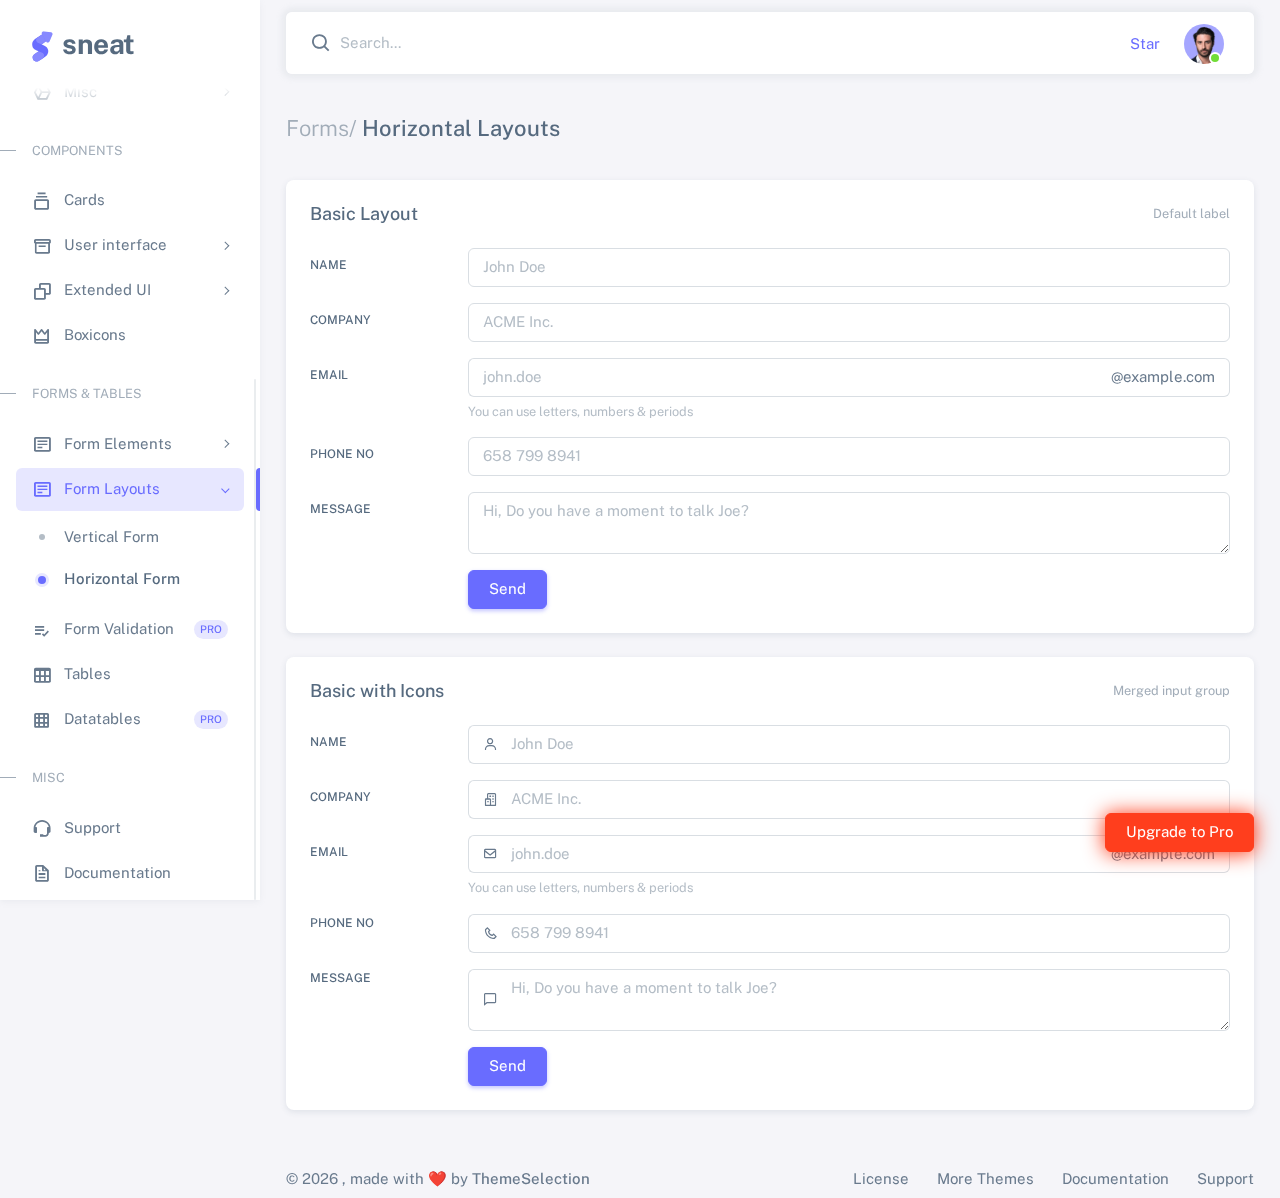
<file: html/form-layouts-horizontal.html>
<!DOCTYPE html>

<html
  lang="en"
  class="light-style layout-menu-fixed layout-compact"
  dir="ltr"
  data-theme="theme-default"
  data-assets-path="../assets/"
  data-template="vertical-menu-template-free">
  <head>
    <meta charset="utf-8" />
    <meta
      name="viewport"
      content="width=device-width, initial-scale=1.0, user-scalable=no, minimum-scale=1.0, maximum-scale=1.0" />

    <title>Horizontal Layouts - Forms | Sneat - Bootstrap 5 HTML Admin Template - Pro</title>

    <meta name="description" content="" />

    <!-- Favicon -->
    <link rel="icon" type="image/x-icon" href="../assets/img/favicon/favicon.ico" />

    <!-- Fonts -->
    <link rel="preconnect" href="https://fonts.googleapis.com" />
    <link rel="preconnect" href="https://fonts.gstatic.com" crossorigin />
    <link
      href="https://fonts.googleapis.com/css2?family=Public+Sans:ital,wght@0,300;0,400;0,500;0,600;0,700;1,300;1,400;1,500;1,600;1,700&display=swap"
      rel="stylesheet" />

    <link rel="stylesheet" href="../assets/vendor/fonts/boxicons.css" />

    <!-- Core CSS -->
    <link rel="stylesheet" href="../assets/vendor/css/core.css" class="template-customizer-core-css" />
    <link rel="stylesheet" href="../assets/vendor/css/theme-default.css" class="template-customizer-theme-css" />
    <link rel="stylesheet" href="../assets/css/demo.css" />

    <!-- Vendors CSS -->
    <link rel="stylesheet" href="../assets/vendor/libs/perfect-scrollbar/perfect-scrollbar.css" />

    <!-- Page CSS -->

    <!-- Helpers -->
    <script src="../assets/vendor/js/helpers.js"></script>
    <!--! Template customizer & Theme config files MUST be included after core stylesheets and helpers.js in the <head> section -->
    <!--? Config:  Mandatory theme config file contain global vars & default theme options, Set your preferred theme option in this file.  -->
    <script src="../assets/js/config.js"></script>
  </head>

  <body>
    <!-- Layout wrapper -->
    <div class="layout-wrapper layout-content-navbar">
      <div class="layout-container">
        <!-- Menu -->

        <aside id="layout-menu" class="layout-menu menu-vertical menu bg-menu-theme">
          <div class="app-brand demo">
            <a href="index.html" class="app-brand-link">
              <span class="app-brand-logo demo">
                <svg
                  width="25"
                  viewBox="0 0 25 42"
                  version="1.1"
                  xmlns="http://www.w3.org/2000/svg"
                  xmlns:xlink="http://www.w3.org/1999/xlink">
                  <defs>
                    <path
                      d="M13.7918663,0.358365126 L3.39788168,7.44174259 C0.566865006,9.69408886 -0.379795268,12.4788597 0.557900856,15.7960551 C0.68998853,16.2305145 1.09562888,17.7872135 3.12357076,19.2293357 C3.8146334,19.7207684 5.32369333,20.3834223 7.65075054,21.2172976 L7.59773219,21.2525164 L2.63468769,24.5493413 C0.445452254,26.3002124 0.0884951797,28.5083815 1.56381646,31.1738486 C2.83770406,32.8170431 5.20850219,33.2640127 7.09180128,32.5391577 C8.347334,32.0559211 11.4559176,30.0011079 16.4175519,26.3747182 C18.0338572,24.4997857 18.6973423,22.4544883 18.4080071,20.2388261 C17.963753,17.5346866 16.1776345,15.5799961 13.0496516,14.3747546 L10.9194936,13.4715819 L18.6192054,7.984237 L13.7918663,0.358365126 Z"
                      id="path-1"></path>
                    <path
                      d="M5.47320593,6.00457225 C4.05321814,8.216144 4.36334763,10.0722806 6.40359441,11.5729822 C8.61520715,12.571656 10.0999176,13.2171421 10.8577257,13.5094407 L15.5088241,14.433041 L18.6192054,7.984237 C15.5364148,3.11535317 13.9273018,0.573395879 13.7918663,0.358365126 C13.5790555,0.511491653 10.8061687,2.3935607 5.47320593,6.00457225 Z"
                      id="path-3"></path>
                    <path
                      d="M7.50063644,21.2294429 L12.3234468,23.3159332 C14.1688022,24.7579751 14.397098,26.4880487 13.008334,28.506154 C11.6195701,30.5242593 10.3099883,31.790241 9.07958868,32.3040991 C5.78142938,33.4346997 4.13234973,34 4.13234973,34 C4.13234973,34 2.75489982,33.0538207 2.37032616e-14,31.1614621 C-0.55822714,27.8186216 -0.55822714,26.0572515 -4.05231404e-15,25.8773518 C0.83734071,25.6075023 2.77988457,22.8248993 3.3049379,22.52991 C3.65497346,22.3332504 5.05353963,21.8997614 7.50063644,21.2294429 Z"
                      id="path-4"></path>
                    <path
                      d="M20.6,7.13333333 L25.6,13.8 C26.2627417,14.6836556 26.0836556,15.9372583 25.2,16.6 C24.8538077,16.8596443 24.4327404,17 24,17 L14,17 C12.8954305,17 12,16.1045695 12,15 C12,14.5672596 12.1403557,14.1461923 12.4,13.8 L17.4,7.13333333 C18.0627417,6.24967773 19.3163444,6.07059163 20.2,6.73333333 C20.3516113,6.84704183 20.4862915,6.981722 20.6,7.13333333 Z"
                      id="path-5"></path>
                  </defs>
                  <g id="g-app-brand" stroke="none" stroke-width="1" fill="none" fill-rule="evenodd">
                    <g id="Brand-Logo" transform="translate(-27.000000, -15.000000)">
                      <g id="Icon" transform="translate(27.000000, 15.000000)">
                        <g id="Mask" transform="translate(0.000000, 8.000000)">
                          <mask id="mask-2" fill="white">
                            <use xlink:href="#path-1"></use>
                          </mask>
                          <use fill="#696cff" xlink:href="#path-1"></use>
                          <g id="Path-3" mask="url(#mask-2)">
                            <use fill="#696cff" xlink:href="#path-3"></use>
                            <use fill-opacity="0.2" fill="#FFFFFF" xlink:href="#path-3"></use>
                          </g>
                          <g id="Path-4" mask="url(#mask-2)">
                            <use fill="#696cff" xlink:href="#path-4"></use>
                            <use fill-opacity="0.2" fill="#FFFFFF" xlink:href="#path-4"></use>
                          </g>
                        </g>
                        <g
                          id="Triangle"
                          transform="translate(19.000000, 11.000000) rotate(-300.000000) translate(-19.000000, -11.000000) ">
                          <use fill="#696cff" xlink:href="#path-5"></use>
                          <use fill-opacity="0.2" fill="#FFFFFF" xlink:href="#path-5"></use>
                        </g>
                      </g>
                    </g>
                  </g>
                </svg>
              </span>
              <span class="app-brand-text demo menu-text fw-bold ms-2">Sneat</span>
            </a>

            <a href="javascript:void(0);" class="layout-menu-toggle menu-link text-large ms-auto d-block d-xl-none">
              <i class="bx bx-chevron-left bx-sm align-middle"></i>
            </a>
          </div>

          <div class="menu-inner-shadow"></div>

          <ul class="menu-inner py-1">
            <!-- Dashboards -->
            <li class="menu-item">
              <a href="javascript:void(0);" class="menu-link menu-toggle">
                <i class="menu-icon tf-icons bx bx-home-circle"></i>
                <div data-i18n="Dashboards">Dashboards</div>
                <div class="badge bg-danger rounded-pill ms-auto">5</div>
              </a>
              <ul class="menu-sub">
                <li class="menu-item">
                  <a
                    href="https://demos.themeselection.com/sneat-bootstrap-html-admin-template/html/vertical-menu-template/dashboards-crm.html"
                    target="_blank"
                    class="menu-link">
                    <div data-i18n="CRM">CRM</div>
                    <div class="badge bg-label-primary fs-tiny rounded-pill ms-auto">Pro</div>
                  </a>
                </li>
                <li class="menu-item">
                  <a href="index.html" class="menu-link">
                    <div data-i18n="Analytics">Analytics</div>
                  </a>
                </li>
                <li class="menu-item">
                  <a
                    href="https://demos.themeselection.com/sneat-bootstrap-html-admin-template/html/vertical-menu-template/app-ecommerce-dashboard.html"
                    target="_blank"
                    class="menu-link">
                    <div data-i18n="eCommerce">eCommerce</div>
                    <div class="badge bg-label-primary fs-tiny rounded-pill ms-auto">Pro</div>
                  </a>
                </li>
                <li class="menu-item">
                  <a
                    href="https://demos.themeselection.com/sneat-bootstrap-html-admin-template/html/vertical-menu-template/app-logistics-dashboard.html"
                    target="_blank"
                    class="menu-link">
                    <div data-i18n="Logistics">Logistics</div>
                    <div class="badge bg-label-primary fs-tiny rounded-pill ms-auto">Pro</div>
                  </a>
                </li>
                <li class="menu-item">
                  <a
                    href="https://demos.themeselection.com/sneat-bootstrap-html-admin-template/html/vertical-menu-template/app-academy-dashboard.html"
                    target="_blank"
                    class="menu-link">
                    <div data-i18n="Academy">Academy</div>
                    <div class="badge bg-label-primary fs-tiny rounded-pill ms-auto">Pro</div>
                  </a>
                </li>
              </ul>
            </li>

            <!-- Layouts -->
            <li class="menu-item">
              <a href="javascript:void(0);" class="menu-link menu-toggle">
                <i class="menu-icon tf-icons bx bx-layout"></i>
                <div data-i18n="Layouts">Layouts</div>
              </a>

              <ul class="menu-sub">
                <li class="menu-item">
                  <a href="layouts-without-menu.html" class="menu-link">
                    <div data-i18n="Without menu">Without menu</div>
                  </a>
                </li>
                <li class="menu-item">
                  <a href="layouts-without-navbar.html" class="menu-link">
                    <div data-i18n="Without navbar">Without navbar</div>
                  </a>
                </li>
                <li class="menu-item">
                  <a href="layouts-container.html" class="menu-link">
                    <div data-i18n="Container">Container</div>
                  </a>
                </li>
                <li class="menu-item">
                  <a href="layouts-fluid.html" class="menu-link">
                    <div data-i18n="Fluid">Fluid</div>
                  </a>
                </li>
                <li class="menu-item">
                  <a href="layouts-blank.html" class="menu-link">
                    <div data-i18n="Blank">Blank</div>
                  </a>
                </li>
              </ul>
            </li>

            <!-- Front Pages -->
            <li class="menu-item">
              <a href="javascript:void(0);" class="menu-link menu-toggle">
                <i class="menu-icon tf-icons bx bx-store"></i>
                <div data-i18n="Front Pages">Front Pages</div>
                <div class="badge bg-label-primary fs-tiny rounded-pill ms-auto">Pro</div>
              </a>
              <ul class="menu-sub">
                <li class="menu-item">
                  <a
                    href="https://demos.themeselection.com/sneat-bootstrap-html-admin-template/html/front-pages/landing-page.html"
                    class="menu-link"
                    target="_blank">
                    <div data-i18n="Landing">Landing</div>
                  </a>
                </li>
                <li class="menu-item">
                  <a
                    href="https://demos.themeselection.com/sneat-bootstrap-html-admin-template/html/front-pages/pricing-page.html"
                    class="menu-link"
                    target="_blank">
                    <div data-i18n="Pricing">Pricing</div>
                  </a>
                </li>
                <li class="menu-item">
                  <a
                    href="https://demos.themeselection.com/sneat-bootstrap-html-admin-template/html/front-pages/payment-page.html"
                    class="menu-link"
                    target="_blank">
                    <div data-i18n="Payment">Payment</div>
                  </a>
                </li>
                <li class="menu-item">
                  <a
                    href="https://demos.themeselection.com/sneat-bootstrap-html-admin-template/html/front-pages/checkout-page.html"
                    class="menu-link"
                    target="_blank">
                    <div data-i18n="Checkout">Checkout</div>
                  </a>
                </li>
                <li class="menu-item">
                  <a
                    href="https://demos.themeselection.com/sneat-bootstrap-html-admin-template/html/front-pages/help-center-landing.html"
                    class="menu-link"
                    target="_blank">
                    <div data-i18n="Help Center">Help Center</div>
                  </a>
                </li>
              </ul>
            </li>

            <li class="menu-header small text-uppercase">
              <span class="menu-header-text">Apps &amp; Pages</span>
            </li>
            <!-- Apps -->
            <li class="menu-item">
              <a
                href="https://demos.themeselection.com/sneat-bootstrap-html-admin-template/html/vertical-menu-template/app-email.html"
                target="_blank"
                class="menu-link">
                <i class="menu-icon tf-icons bx bx-envelope"></i>
                <div data-i18n="Email">Email</div>
                <div class="badge bg-label-primary fs-tiny rounded-pill ms-auto">Pro</div>
              </a>
            </li>
            <li class="menu-item">
              <a
                href="https://demos.themeselection.com/sneat-bootstrap-html-admin-template/html/vertical-menu-template/app-chat.html"
                target="_blank"
                class="menu-link">
                <i class="menu-icon tf-icons bx bx-chat"></i>
                <div data-i18n="Chat">Chat</div>
                <div class="badge bg-label-primary fs-tiny rounded-pill ms-auto">Pro</div>
              </a>
            </li>
            <li class="menu-item">
              <a
                href="https://demos.themeselection.com/sneat-bootstrap-html-admin-template/html/vertical-menu-template/app-calendar.html"
                target="_blank"
                class="menu-link">
                <i class="menu-icon tf-icons bx bx-calendar"></i>
                <div data-i18n="Calendar">Calendar</div>
                <div class="badge bg-label-primary fs-tiny rounded-pill ms-auto">Pro</div>
              </a>
            </li>
            <li class="menu-item">
              <a
                href="https://demos.themeselection.com/sneat-bootstrap-html-admin-template/html/vertical-menu-template/app-kanban.html"
                target="_blank"
                class="menu-link">
                <i class="menu-icon tf-icons bx bx-grid"></i>
                <div data-i18n="Kanban">Kanban</div>
                <div class="badge bg-label-primary fs-tiny rounded-pill ms-auto">Pro</div>
              </a>
            </li>
            <!-- Pages -->
            <li class="menu-item">
              <a href="javascript:void(0);" class="menu-link menu-toggle">
                <i class="menu-icon tf-icons bx bx-dock-top"></i>
                <div data-i18n="Account Settings">Account Settings</div>
              </a>
              <ul class="menu-sub">
                <li class="menu-item">
                  <a href="pages-account-settings-account.html" class="menu-link">
                    <div data-i18n="Account">Account</div>
                  </a>
                </li>
                <li class="menu-item">
                  <a href="pages-account-settings-notifications.html" class="menu-link">
                    <div data-i18n="Notifications">Notifications</div>
                  </a>
                </li>
                <li class="menu-item">
                  <a href="pages-account-settings-connections.html" class="menu-link">
                    <div data-i18n="Connections">Connections</div>
                  </a>
                </li>
              </ul>
            </li>
            <li class="menu-item">
              <a href="javascript:void(0);" class="menu-link menu-toggle">
                <i class="menu-icon tf-icons bx bx-lock-open-alt"></i>
                <div data-i18n="Authentications">Authentications</div>
              </a>
              <ul class="menu-sub">
                <li class="menu-item">
                  <a href="auth-login-basic.html" class="menu-link" target="_blank">
                    <div data-i18n="Basic">Login</div>
                  </a>
                </li>
                <li class="menu-item">
                  <a href="auth-register-basic.html" class="menu-link" target="_blank">
                    <div data-i18n="Basic">Register</div>
                  </a>
                </li>
                <li class="menu-item">
                  <a href="auth-forgot-password-basic.html" class="menu-link" target="_blank">
                    <div data-i18n="Basic">Forgot Password</div>
                  </a>
                </li>
              </ul>
            </li>
            <li class="menu-item">
              <a href="javascript:void(0);" class="menu-link menu-toggle">
                <i class="menu-icon tf-icons bx bx-cube-alt"></i>
                <div data-i18n="Misc">Misc</div>
              </a>
              <ul class="menu-sub">
                <li class="menu-item">
                  <a href="pages-misc-error.html" class="menu-link">
                    <div data-i18n="Error">Error</div>
                  </a>
                </li>
                <li class="menu-item">
                  <a href="pages-misc-under-maintenance.html" class="menu-link">
                    <div data-i18n="Under Maintenance">Under Maintenance</div>
                  </a>
                </li>
              </ul>
            </li>
            <!-- Components -->
            <li class="menu-header small text-uppercase"><span class="menu-header-text">Components</span></li>
            <!-- Cards -->
            <li class="menu-item">
              <a href="cards-basic.html" class="menu-link">
                <i class="menu-icon tf-icons bx bx-collection"></i>
                <div data-i18n="Basic">Cards</div>
              </a>
            </li>
            <!-- User interface -->
            <li class="menu-item">
              <a href="javascript:void(0)" class="menu-link menu-toggle">
                <i class="menu-icon tf-icons bx bx-box"></i>
                <div data-i18n="User interface">User interface</div>
              </a>
              <ul class="menu-sub">
                <li class="menu-item">
                  <a href="ui-accordion.html" class="menu-link">
                    <div data-i18n="Accordion">Accordion</div>
                  </a>
                </li>
                <li class="menu-item">
                  <a href="ui-alerts.html" class="menu-link">
                    <div data-i18n="Alerts">Alerts</div>
                  </a>
                </li>
                <li class="menu-item">
                  <a href="ui-badges.html" class="menu-link">
                    <div data-i18n="Badges">Badges</div>
                  </a>
                </li>
                <li class="menu-item">
                  <a href="ui-buttons.html" class="menu-link">
                    <div data-i18n="Buttons">Buttons</div>
                  </a>
                </li>
                <li class="menu-item">
                  <a href="ui-carousel.html" class="menu-link">
                    <div data-i18n="Carousel">Carousel</div>
                  </a>
                </li>
                <li class="menu-item">
                  <a href="ui-collapse.html" class="menu-link">
                    <div data-i18n="Collapse">Collapse</div>
                  </a>
                </li>
                <li class="menu-item">
                  <a href="ui-dropdowns.html" class="menu-link">
                    <div data-i18n="Dropdowns">Dropdowns</div>
                  </a>
                </li>
                <li class="menu-item">
                  <a href="ui-footer.html" class="menu-link">
                    <div data-i18n="Footer">Footer</div>
                  </a>
                </li>
                <li class="menu-item">
                  <a href="ui-list-groups.html" class="menu-link">
                    <div data-i18n="List Groups">List groups</div>
                  </a>
                </li>
                <li class="menu-item">
                  <a href="ui-modals.html" class="menu-link">
                    <div data-i18n="Modals">Modals</div>
                  </a>
                </li>
                <li class="menu-item">
                  <a href="ui-navbar.html" class="menu-link">
                    <div data-i18n="Navbar">Navbar</div>
                  </a>
                </li>
                <li class="menu-item">
                  <a href="ui-offcanvas.html" class="menu-link">
                    <div data-i18n="Offcanvas">Offcanvas</div>
                  </a>
                </li>
                <li class="menu-item">
                  <a href="ui-pagination-breadcrumbs.html" class="menu-link">
                    <div data-i18n="Pagination &amp; Breadcrumbs">Pagination &amp; Breadcrumbs</div>
                  </a>
                </li>
                <li class="menu-item">
                  <a href="ui-progress.html" class="menu-link">
                    <div data-i18n="Progress">Progress</div>
                  </a>
                </li>
                <li class="menu-item">
                  <a href="ui-spinners.html" class="menu-link">
                    <div data-i18n="Spinners">Spinners</div>
                  </a>
                </li>
                <li class="menu-item">
                  <a href="ui-tabs-pills.html" class="menu-link">
                    <div data-i18n="Tabs &amp; Pills">Tabs &amp; Pills</div>
                  </a>
                </li>
                <li class="menu-item">
                  <a href="ui-toasts.html" class="menu-link">
                    <div data-i18n="Toasts">Toasts</div>
                  </a>
                </li>
                <li class="menu-item">
                  <a href="ui-tooltips-popovers.html" class="menu-link">
                    <div data-i18n="Tooltips & Popovers">Tooltips &amp; popovers</div>
                  </a>
                </li>
                <li class="menu-item">
                  <a href="ui-typography.html" class="menu-link">
                    <div data-i18n="Typography">Typography</div>
                  </a>
                </li>
              </ul>
            </li>

            <!-- Extended components -->
            <li class="menu-item">
              <a href="javascript:void(0)" class="menu-link menu-toggle">
                <i class="menu-icon tf-icons bx bx-copy"></i>
                <div data-i18n="Extended UI">Extended UI</div>
              </a>
              <ul class="menu-sub">
                <li class="menu-item">
                  <a href="extended-ui-perfect-scrollbar.html" class="menu-link">
                    <div data-i18n="Perfect Scrollbar">Perfect scrollbar</div>
                  </a>
                </li>
                <li class="menu-item">
                  <a href="extended-ui-text-divider.html" class="menu-link">
                    <div data-i18n="Text Divider">Text Divider</div>
                  </a>
                </li>
              </ul>
            </li>

            <li class="menu-item">
              <a href="icons-boxicons.html" class="menu-link">
                <i class="menu-icon tf-icons bx bx-crown"></i>
                <div data-i18n="Boxicons">Boxicons</div>
              </a>
            </li>

            <!-- Forms & Tables -->
            <li class="menu-header small text-uppercase"><span class="menu-header-text">Forms &amp; Tables</span></li>
            <!-- Forms -->
            <li class="menu-item">
              <a href="javascript:void(0);" class="menu-link menu-toggle">
                <i class="menu-icon tf-icons bx bx-detail"></i>
                <div data-i18n="Form Elements">Form Elements</div>
              </a>
              <ul class="menu-sub">
                <li class="menu-item">
                  <a href="forms-basic-inputs.html" class="menu-link">
                    <div data-i18n="Basic Inputs">Basic Inputs</div>
                  </a>
                </li>
                <li class="menu-item">
                  <a href="forms-input-groups.html" class="menu-link">
                    <div data-i18n="Input groups">Input groups</div>
                  </a>
                </li>
              </ul>
            </li>
            <li class="menu-item active open">
              <a href="javascript:void(0);" class="menu-link menu-toggle">
                <i class="menu-icon tf-icons bx bx-detail"></i>
                <div data-i18n="Form Layouts">Form Layouts</div>
              </a>
              <ul class="menu-sub">
                <li class="menu-item">
                  <a href="form-layouts-vertical.html" class="menu-link">
                    <div data-i18n="Vertical Form">Vertical Form</div>
                  </a>
                </li>
                <li class="menu-item active">
                  <a href="form-layouts-horizontal.html" class="menu-link">
                    <div data-i18n="Horizontal Form">Horizontal Form</div>
                  </a>
                </li>
              </ul>
            </li>
            <!-- Form Validation -->
            <li class="menu-item">
              <a
                href="https://demos.themeselection.com/sneat-bootstrap-html-admin-template/html/vertical-menu-template/form-validation.html"
                target="_blank"
                class="menu-link">
                <i class="menu-icon tf-icons bx bx-list-check"></i>
                <div data-i18n="Form Validation">Form Validation</div>
                <div class="badge bg-label-primary fs-tiny rounded-pill ms-auto">Pro</div>
              </a>
            </li>
            <!-- Tables -->
            <li class="menu-item">
              <a href="tables-basic.html" class="menu-link">
                <i class="menu-icon tf-icons bx bx-table"></i>
                <div data-i18n="Tables">Tables</div>
              </a>
            </li>
            <!-- Data Tables -->
            <li class="menu-item">
              <a
                href="https://demos.themeselection.com/sneat-bootstrap-html-admin-template/html/vertical-menu-template/tables-datatables-basic.html"
                target="_blank"
                class="menu-link">
                <i class="menu-icon tf-icons bx bx-grid"></i>
                <div data-i18n="Datatables">Datatables</div>
                <div class="badge bg-label-primary fs-tiny rounded-pill ms-auto">Pro</div>
              </a>
            </li>
            <!-- Misc -->
            <li class="menu-header small text-uppercase"><span class="menu-header-text">Misc</span></li>
            <li class="menu-item">
              <a
                href="https://github.com/themeselection/sneat-html-admin-template-free/issues"
                target="_blank"
                class="menu-link">
                <i class="menu-icon tf-icons bx bx-support"></i>
                <div data-i18n="Support">Support</div>
              </a>
            </li>
            <li class="menu-item">
              <a
                href="https://demos.themeselection.com/sneat-bootstrap-html-admin-template/documentation/"
                target="_blank"
                class="menu-link">
                <i class="menu-icon tf-icons bx bx-file"></i>
                <div data-i18n="Documentation">Documentation</div>
              </a>
            </li>
          </ul>
        </aside>
        <!-- / Menu -->

        <!-- Layout container -->
        <div class="layout-page">
          <!-- Navbar -->

          <nav
            class="layout-navbar container-xxl navbar navbar-expand-xl navbar-detached align-items-center bg-navbar-theme"
            id="layout-navbar">
            <div class="layout-menu-toggle navbar-nav align-items-xl-center me-3 me-xl-0 d-xl-none">
              <a class="nav-item nav-link px-0 me-xl-4" href="javascript:void(0)">
                <i class="bx bx-menu bx-sm"></i>
              </a>
            </div>

            <div class="navbar-nav-right d-flex align-items-center" id="navbar-collapse">
              <!-- Search -->
              <div class="navbar-nav align-items-center">
                <div class="nav-item d-flex align-items-center">
                  <i class="bx bx-search fs-4 lh-0"></i>
                  <input
                    type="text"
                    class="form-control border-0 shadow-none ps-1 ps-sm-2"
                    placeholder="Search..."
                    aria-label="Search..." />
                </div>
              </div>
              <!-- /Search -->

              <ul class="navbar-nav flex-row align-items-center ms-auto">
                <!-- Place this tag where you want the button to render. -->
                <li class="nav-item lh-1 me-3">
                  <a
                    class="github-button"
                    href="https://github.com/themeselection/sneat-html-admin-template-free"
                    data-icon="octicon-star"
                    data-size="large"
                    data-show-count="true"
                    aria-label="Star themeselection/sneat-html-admin-template-free on GitHub"
                    >Star</a
                  >
                </li>

                <!-- User -->
                <li class="nav-item navbar-dropdown dropdown-user dropdown">
                  <a class="nav-link dropdown-toggle hide-arrow" href="javascript:void(0);" data-bs-toggle="dropdown">
                    <div class="avatar avatar-online">
                      <img src="../assets/img/avatars/1.png" alt class="w-px-40 h-auto rounded-circle" />
                    </div>
                  </a>
                  <ul class="dropdown-menu dropdown-menu-end">
                    <li>
                      <a class="dropdown-item" href="#">
                        <div class="d-flex">
                          <div class="flex-shrink-0 me-3">
                            <div class="avatar avatar-online">
                              <img src="../assets/img/avatars/1.png" alt class="w-px-40 h-auto rounded-circle" />
                            </div>
                          </div>
                          <div class="flex-grow-1">
                            <span class="fw-medium d-block">John Doe</span>
                            <small class="text-muted">Admin</small>
                          </div>
                        </div>
                      </a>
                    </li>
                    <li>
                      <div class="dropdown-divider"></div>
                    </li>
                    <li>
                      <a class="dropdown-item" href="#">
                        <i class="bx bx-user me-2"></i>
                        <span class="align-middle">My Profile</span>
                      </a>
                    </li>
                    <li>
                      <a class="dropdown-item" href="#">
                        <i class="bx bx-cog me-2"></i>
                        <span class="align-middle">Settings</span>
                      </a>
                    </li>
                    <li>
                      <a class="dropdown-item" href="#">
                        <span class="d-flex align-items-center align-middle">
                          <i class="flex-shrink-0 bx bx-credit-card me-2"></i>
                          <span class="flex-grow-1 align-middle ms-1">Billing</span>
                          <span class="flex-shrink-0 badge badge-center rounded-pill bg-danger w-px-20 h-px-20">4</span>
                        </span>
                      </a>
                    </li>
                    <li>
                      <div class="dropdown-divider"></div>
                    </li>
                    <li>
                      <a class="dropdown-item" href="javascript:void(0);">
                        <i class="bx bx-power-off me-2"></i>
                        <span class="align-middle">Log Out</span>
                      </a>
                    </li>
                  </ul>
                </li>
                <!--/ User -->
              </ul>
            </div>
          </nav>

          <!-- / Navbar -->

          <!-- Content wrapper -->
          <div class="content-wrapper">
            <!-- Content -->

            <div class="container-xxl flex-grow-1 container-p-y">
              <h4 class="py-3 mb-4"><span class="text-muted fw-light">Forms/</span> Horizontal Layouts</h4>

              <!-- Basic Layout & Basic with Icons -->
              <div class="row">
                <!-- Basic Layout -->
                <div class="col-xxl">
                  <div class="card mb-4">
                    <div class="card-header d-flex align-items-center justify-content-between">
                      <h5 class="mb-0">Basic Layout</h5>
                      <small class="text-muted float-end">Default label</small>
                    </div>
                    <div class="card-body">
                      <form>
                        <div class="row mb-3">
                          <label class="col-sm-2 col-form-label" for="basic-default-name">Name</label>
                          <div class="col-sm-10">
                            <input type="text" class="form-control" id="basic-default-name" placeholder="John Doe" />
                          </div>
                        </div>
                        <div class="row mb-3">
                          <label class="col-sm-2 col-form-label" for="basic-default-company">Company</label>
                          <div class="col-sm-10">
                            <input
                              type="text"
                              class="form-control"
                              id="basic-default-company"
                              placeholder="ACME Inc." />
                          </div>
                        </div>
                        <div class="row mb-3">
                          <label class="col-sm-2 col-form-label" for="basic-default-email">Email</label>
                          <div class="col-sm-10">
                            <div class="input-group input-group-merge">
                              <input
                                type="text"
                                id="basic-default-email"
                                class="form-control"
                                placeholder="john.doe"
                                aria-label="john.doe"
                                aria-describedby="basic-default-email2" />
                              <span class="input-group-text" id="basic-default-email2">@example.com</span>
                            </div>
                            <div class="form-text">You can use letters, numbers & periods</div>
                          </div>
                        </div>
                        <div class="row mb-3">
                          <label class="col-sm-2 col-form-label" for="basic-default-phone">Phone No</label>
                          <div class="col-sm-10">
                            <input
                              type="text"
                              id="basic-default-phone"
                              class="form-control phone-mask"
                              placeholder="658 799 8941"
                              aria-label="658 799 8941"
                              aria-describedby="basic-default-phone" />
                          </div>
                        </div>
                        <div class="row mb-3">
                          <label class="col-sm-2 col-form-label" for="basic-default-message">Message</label>
                          <div class="col-sm-10">
                            <textarea
                              id="basic-default-message"
                              class="form-control"
                              placeholder="Hi, Do you have a moment to talk Joe?"
                              aria-label="Hi, Do you have a moment to talk Joe?"
                              aria-describedby="basic-icon-default-message2"></textarea>
                          </div>
                        </div>
                        <div class="row justify-content-end">
                          <div class="col-sm-10">
                            <button type="submit" class="btn btn-primary">Send</button>
                          </div>
                        </div>
                      </form>
                    </div>
                  </div>
                </div>
                <!-- Basic with Icons -->
                <div class="col-xxl">
                  <div class="card mb-4">
                    <div class="card-header d-flex align-items-center justify-content-between">
                      <h5 class="mb-0">Basic with Icons</h5>
                      <small class="text-muted float-end">Merged input group</small>
                    </div>
                    <div class="card-body">
                      <form>
                        <div class="row mb-3">
                          <label class="col-sm-2 col-form-label" for="basic-icon-default-fullname">Name</label>
                          <div class="col-sm-10">
                            <div class="input-group input-group-merge">
                              <span id="basic-icon-default-fullname2" class="input-group-text"
                                ><i class="bx bx-user"></i
                              ></span>
                              <input
                                type="text"
                                class="form-control"
                                id="basic-icon-default-fullname"
                                placeholder="John Doe"
                                aria-label="John Doe"
                                aria-describedby="basic-icon-default-fullname2" />
                            </div>
                          </div>
                        </div>
                        <div class="row mb-3">
                          <label class="col-sm-2 col-form-label" for="basic-icon-default-company">Company</label>
                          <div class="col-sm-10">
                            <div class="input-group input-group-merge">
                              <span id="basic-icon-default-company2" class="input-group-text"
                                ><i class="bx bx-buildings"></i
                              ></span>
                              <input
                                type="text"
                                id="basic-icon-default-company"
                                class="form-control"
                                placeholder="ACME Inc."
                                aria-label="ACME Inc."
                                aria-describedby="basic-icon-default-company2" />
                            </div>
                          </div>
                        </div>
                        <div class="row mb-3">
                          <label class="col-sm-2 col-form-label" for="basic-icon-default-email">Email</label>
                          <div class="col-sm-10">
                            <div class="input-group input-group-merge">
                              <span class="input-group-text"><i class="bx bx-envelope"></i></span>
                              <input
                                type="text"
                                id="basic-icon-default-email"
                                class="form-control"
                                placeholder="john.doe"
                                aria-label="john.doe"
                                aria-describedby="basic-icon-default-email2" />
                              <span id="basic-icon-default-email2" class="input-group-text">@example.com</span>
                            </div>
                            <div class="form-text">You can use letters, numbers & periods</div>
                          </div>
                        </div>
                        <div class="row mb-3">
                          <label class="col-sm-2 form-label" for="basic-icon-default-phone">Phone No</label>
                          <div class="col-sm-10">
                            <div class="input-group input-group-merge">
                              <span id="basic-icon-default-phone2" class="input-group-text"
                                ><i class="bx bx-phone"></i
                              ></span>
                              <input
                                type="text"
                                id="basic-icon-default-phone"
                                class="form-control phone-mask"
                                placeholder="658 799 8941"
                                aria-label="658 799 8941"
                                aria-describedby="basic-icon-default-phone2" />
                            </div>
                          </div>
                        </div>
                        <div class="row mb-3">
                          <label class="col-sm-2 form-label" for="basic-icon-default-message">Message</label>
                          <div class="col-sm-10">
                            <div class="input-group input-group-merge">
                              <span id="basic-icon-default-message2" class="input-group-text"
                                ><i class="bx bx-comment"></i
                              ></span>
                              <textarea
                                id="basic-icon-default-message"
                                class="form-control"
                                placeholder="Hi, Do you have a moment to talk Joe?"
                                aria-label="Hi, Do you have a moment to talk Joe?"
                                aria-describedby="basic-icon-default-message2"></textarea>
                            </div>
                          </div>
                        </div>
                        <div class="row justify-content-end">
                          <div class="col-sm-10">
                            <button type="submit" class="btn btn-primary">Send</button>
                          </div>
                        </div>
                      </form>
                    </div>
                  </div>
                </div>
              </div>
            </div>
            <!-- / Content -->

            <!-- Footer -->
            <footer class="content-footer footer bg-footer-theme">
              <div class="container-xxl d-flex flex-wrap justify-content-between py-2 flex-md-row flex-column">
                <div class="mb-2 mb-md-0">
                  ©
                  <script>
                    document.write(new Date().getFullYear());
                  </script>
                  , made with ❤️ by
                  <a href="https://themeselection.com" target="_blank" class="footer-link fw-medium">ThemeSelection</a>
                </div>
                <div class="d-none d-lg-inline-block">
                  <a href="https://themeselection.com/license/" class="footer-link me-4" target="_blank">License</a>
                  <a href="https://themeselection.com/" target="_blank" class="footer-link me-4">More Themes</a>

                  <a
                    href="https://demos.themeselection.com/sneat-bootstrap-html-admin-template/documentation/"
                    target="_blank"
                    class="footer-link me-4"
                    >Documentation</a
                  >

                  <a
                    href="https://github.com/themeselection/sneat-html-admin-template-free/issues"
                    target="_blank"
                    class="footer-link"
                    >Support</a
                  >
                </div>
              </div>
            </footer>
            <!-- / Footer -->

            <div class="content-backdrop fade"></div>
          </div>
          <!-- Content wrapper -->
        </div>
        <!-- / Layout page -->
      </div>

      <!-- Overlay -->
      <div class="layout-overlay layout-menu-toggle"></div>
    </div>
    <!-- / Layout wrapper -->

    <div class="buy-now">
      <a
        href="https://themeselection.com/item/sneat-bootstrap-html-admin-template/"
        target="_blank"
        class="btn btn-danger btn-buy-now"
        >Upgrade to Pro</a
      >
    </div>

    <!-- Core JS -->
    <!-- build:js assets/vendor/js/core.js -->

    <script src="../assets/vendor/libs/jquery/jquery.js"></script>
    <script src="../assets/vendor/libs/popper/popper.js"></script>
    <script src="../assets/vendor/js/bootstrap.js"></script>
    <script src="../assets/vendor/libs/perfect-scrollbar/perfect-scrollbar.js"></script>
    <script src="../assets/vendor/js/menu.js"></script>

    <!-- endbuild -->

    <!-- Vendors JS -->

    <!-- Main JS -->
    <script src="../assets/js/main.js"></script>

    <!-- Page JS -->

    <!-- Place this tag in your head or just before your close body tag. -->
    <script async defer src="https://buttons.github.io/buttons.js"></script>
  </body>
</html>
</file>
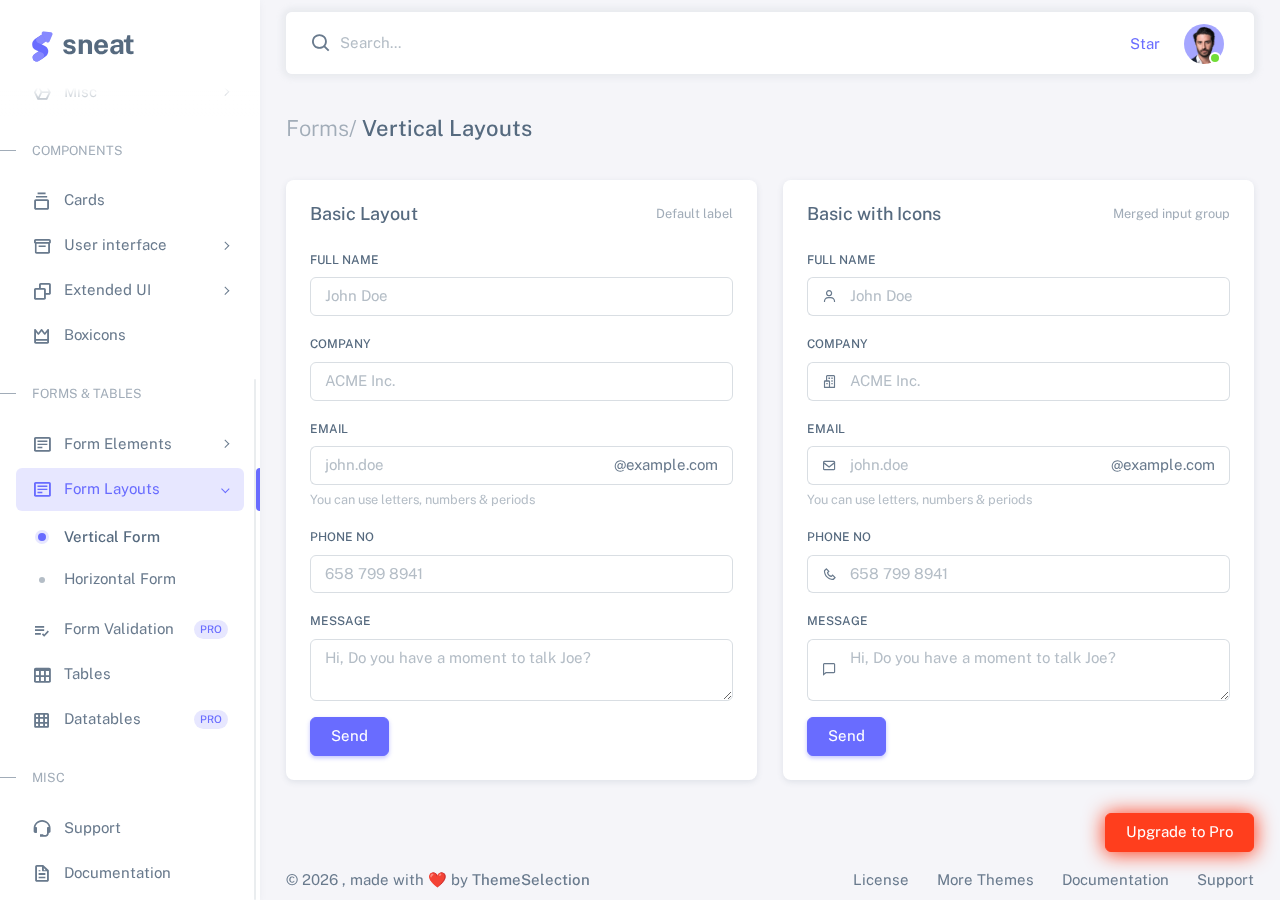
<file: html/form-layouts-vertical.html>
<!DOCTYPE html>

<html
  lang="en"
  class="light-style layout-menu-fixed layout-compact"
  dir="ltr"
  data-theme="theme-default"
  data-assets-path="../assets/"
  data-template="vertical-menu-template-free">
  <head>
    <meta charset="utf-8" />
    <meta
      name="viewport"
      content="width=device-width, initial-scale=1.0, user-scalable=no, minimum-scale=1.0, maximum-scale=1.0" />

    <title>Vertical Layouts - Forms | Sneat - Bootstrap 5 HTML Admin Template - Pro</title>

    <meta name="description" content="" />

    <!-- Favicon -->
    <link rel="icon" type="image/x-icon" href="../assets/img/favicon/favicon.ico" />

    <!-- Fonts -->
    <link rel="preconnect" href="https://fonts.googleapis.com" />
    <link rel="preconnect" href="https://fonts.gstatic.com" crossorigin />
    <link
      href="https://fonts.googleapis.com/css2?family=Public+Sans:ital,wght@0,300;0,400;0,500;0,600;0,700;1,300;1,400;1,500;1,600;1,700&display=swap"
      rel="stylesheet" />

    <link rel="stylesheet" href="../assets/vendor/fonts/boxicons.css" />

    <!-- Core CSS -->
    <link rel="stylesheet" href="../assets/vendor/css/core.css" class="template-customizer-core-css" />
    <link rel="stylesheet" href="../assets/vendor/css/theme-default.css" class="template-customizer-theme-css" />
    <link rel="stylesheet" href="../assets/css/demo.css" />

    <!-- Vendors CSS -->
    <link rel="stylesheet" href="../assets/vendor/libs/perfect-scrollbar/perfect-scrollbar.css" />

    <!-- Page CSS -->

    <!-- Helpers -->
    <script src="../assets/vendor/js/helpers.js"></script>
    <!--! Template customizer & Theme config files MUST be included after core stylesheets and helpers.js in the <head> section -->
    <!--? Config:  Mandatory theme config file contain global vars & default theme options, Set your preferred theme option in this file.  -->
    <script src="../assets/js/config.js"></script>
  </head>

  <body>
    <!-- Layout wrapper -->
    <div class="layout-wrapper layout-content-navbar">
      <div class="layout-container">
        <!-- Menu -->

        <aside id="layout-menu" class="layout-menu menu-vertical menu bg-menu-theme">
          <div class="app-brand demo">
            <a href="index.html" class="app-brand-link">
              <span class="app-brand-logo demo">
                <svg
                  width="25"
                  viewBox="0 0 25 42"
                  version="1.1"
                  xmlns="http://www.w3.org/2000/svg"
                  xmlns:xlink="http://www.w3.org/1999/xlink">
                  <defs>
                    <path
                      d="M13.7918663,0.358365126 L3.39788168,7.44174259 C0.566865006,9.69408886 -0.379795268,12.4788597 0.557900856,15.7960551 C0.68998853,16.2305145 1.09562888,17.7872135 3.12357076,19.2293357 C3.8146334,19.7207684 5.32369333,20.3834223 7.65075054,21.2172976 L7.59773219,21.2525164 L2.63468769,24.5493413 C0.445452254,26.3002124 0.0884951797,28.5083815 1.56381646,31.1738486 C2.83770406,32.8170431 5.20850219,33.2640127 7.09180128,32.5391577 C8.347334,32.0559211 11.4559176,30.0011079 16.4175519,26.3747182 C18.0338572,24.4997857 18.6973423,22.4544883 18.4080071,20.2388261 C17.963753,17.5346866 16.1776345,15.5799961 13.0496516,14.3747546 L10.9194936,13.4715819 L18.6192054,7.984237 L13.7918663,0.358365126 Z"
                      id="path-1"></path>
                    <path
                      d="M5.47320593,6.00457225 C4.05321814,8.216144 4.36334763,10.0722806 6.40359441,11.5729822 C8.61520715,12.571656 10.0999176,13.2171421 10.8577257,13.5094407 L15.5088241,14.433041 L18.6192054,7.984237 C15.5364148,3.11535317 13.9273018,0.573395879 13.7918663,0.358365126 C13.5790555,0.511491653 10.8061687,2.3935607 5.47320593,6.00457225 Z"
                      id="path-3"></path>
                    <path
                      d="M7.50063644,21.2294429 L12.3234468,23.3159332 C14.1688022,24.7579751 14.397098,26.4880487 13.008334,28.506154 C11.6195701,30.5242593 10.3099883,31.790241 9.07958868,32.3040991 C5.78142938,33.4346997 4.13234973,34 4.13234973,34 C4.13234973,34 2.75489982,33.0538207 2.37032616e-14,31.1614621 C-0.55822714,27.8186216 -0.55822714,26.0572515 -4.05231404e-15,25.8773518 C0.83734071,25.6075023 2.77988457,22.8248993 3.3049379,22.52991 C3.65497346,22.3332504 5.05353963,21.8997614 7.50063644,21.2294429 Z"
                      id="path-4"></path>
                    <path
                      d="M20.6,7.13333333 L25.6,13.8 C26.2627417,14.6836556 26.0836556,15.9372583 25.2,16.6 C24.8538077,16.8596443 24.4327404,17 24,17 L14,17 C12.8954305,17 12,16.1045695 12,15 C12,14.5672596 12.1403557,14.1461923 12.4,13.8 L17.4,7.13333333 C18.0627417,6.24967773 19.3163444,6.07059163 20.2,6.73333333 C20.3516113,6.84704183 20.4862915,6.981722 20.6,7.13333333 Z"
                      id="path-5"></path>
                  </defs>
                  <g id="g-app-brand" stroke="none" stroke-width="1" fill="none" fill-rule="evenodd">
                    <g id="Brand-Logo" transform="translate(-27.000000, -15.000000)">
                      <g id="Icon" transform="translate(27.000000, 15.000000)">
                        <g id="Mask" transform="translate(0.000000, 8.000000)">
                          <mask id="mask-2" fill="white">
                            <use xlink:href="#path-1"></use>
                          </mask>
                          <use fill="#696cff" xlink:href="#path-1"></use>
                          <g id="Path-3" mask="url(#mask-2)">
                            <use fill="#696cff" xlink:href="#path-3"></use>
                            <use fill-opacity="0.2" fill="#FFFFFF" xlink:href="#path-3"></use>
                          </g>
                          <g id="Path-4" mask="url(#mask-2)">
                            <use fill="#696cff" xlink:href="#path-4"></use>
                            <use fill-opacity="0.2" fill="#FFFFFF" xlink:href="#path-4"></use>
                          </g>
                        </g>
                        <g
                          id="Triangle"
                          transform="translate(19.000000, 11.000000) rotate(-300.000000) translate(-19.000000, -11.000000) ">
                          <use fill="#696cff" xlink:href="#path-5"></use>
                          <use fill-opacity="0.2" fill="#FFFFFF" xlink:href="#path-5"></use>
                        </g>
                      </g>
                    </g>
                  </g>
                </svg>
              </span>
              <span class="app-brand-text demo menu-text fw-bold ms-2">Sneat</span>
            </a>

            <a href="javascript:void(0);" class="layout-menu-toggle menu-link text-large ms-auto d-block d-xl-none">
              <i class="bx bx-chevron-left bx-sm align-middle"></i>
            </a>
          </div>

          <div class="menu-inner-shadow"></div>

          <ul class="menu-inner py-1">
            <!-- Dashboards -->
            <li class="menu-item">
              <a href="javascript:void(0);" class="menu-link menu-toggle">
                <i class="menu-icon tf-icons bx bx-home-circle"></i>
                <div data-i18n="Dashboards">Dashboards</div>
                <div class="badge bg-danger rounded-pill ms-auto">5</div>
              </a>
              <ul class="menu-sub">
                <li class="menu-item">
                  <a
                    href="https://demos.themeselection.com/sneat-bootstrap-html-admin-template/html/vertical-menu-template/dashboards-crm.html"
                    target="_blank"
                    class="menu-link">
                    <div data-i18n="CRM">CRM</div>
                    <div class="badge bg-label-primary fs-tiny rounded-pill ms-auto">Pro</div>
                  </a>
                </li>
                <li class="menu-item">
                  <a href="index.html" class="menu-link">
                    <div data-i18n="Analytics">Analytics</div>
                  </a>
                </li>
                <li class="menu-item">
                  <a
                    href="https://demos.themeselection.com/sneat-bootstrap-html-admin-template/html/vertical-menu-template/app-ecommerce-dashboard.html"
                    target="_blank"
                    class="menu-link">
                    <div data-i18n="eCommerce">eCommerce</div>
                    <div class="badge bg-label-primary fs-tiny rounded-pill ms-auto">Pro</div>
                  </a>
                </li>
                <li class="menu-item">
                  <a
                    href="https://demos.themeselection.com/sneat-bootstrap-html-admin-template/html/vertical-menu-template/app-logistics-dashboard.html"
                    target="_blank"
                    class="menu-link">
                    <div data-i18n="Logistics">Logistics</div>
                    <div class="badge bg-label-primary fs-tiny rounded-pill ms-auto">Pro</div>
                  </a>
                </li>
                <li class="menu-item">
                  <a
                    href="https://demos.themeselection.com/sneat-bootstrap-html-admin-template/html/vertical-menu-template/app-academy-dashboard.html"
                    target="_blank"
                    class="menu-link">
                    <div data-i18n="Academy">Academy</div>
                    <div class="badge bg-label-primary fs-tiny rounded-pill ms-auto">Pro</div>
                  </a>
                </li>
              </ul>
            </li>

            <!-- Layouts -->
            <li class="menu-item">
              <a href="javascript:void(0);" class="menu-link menu-toggle">
                <i class="menu-icon tf-icons bx bx-layout"></i>
                <div data-i18n="Layouts">Layouts</div>
              </a>

              <ul class="menu-sub">
                <li class="menu-item">
                  <a href="layouts-without-menu.html" class="menu-link">
                    <div data-i18n="Without menu">Without menu</div>
                  </a>
                </li>
                <li class="menu-item">
                  <a href="layouts-without-navbar.html" class="menu-link">
                    <div data-i18n="Without navbar">Without navbar</div>
                  </a>
                </li>
                <li class="menu-item">
                  <a href="layouts-container.html" class="menu-link">
                    <div data-i18n="Container">Container</div>
                  </a>
                </li>
                <li class="menu-item">
                  <a href="layouts-fluid.html" class="menu-link">
                    <div data-i18n="Fluid">Fluid</div>
                  </a>
                </li>
                <li class="menu-item">
                  <a href="layouts-blank.html" class="menu-link">
                    <div data-i18n="Blank">Blank</div>
                  </a>
                </li>
              </ul>
            </li>

            <!-- Front Pages -->
            <li class="menu-item">
              <a href="javascript:void(0);" class="menu-link menu-toggle">
                <i class="menu-icon tf-icons bx bx-store"></i>
                <div data-i18n="Front Pages">Front Pages</div>
                <div class="badge bg-label-primary fs-tiny rounded-pill ms-auto">Pro</div>
              </a>
              <ul class="menu-sub">
                <li class="menu-item">
                  <a
                    href="https://demos.themeselection.com/sneat-bootstrap-html-admin-template/html/front-pages/landing-page.html"
                    class="menu-link"
                    target="_blank">
                    <div data-i18n="Landing">Landing</div>
                  </a>
                </li>
                <li class="menu-item">
                  <a
                    href="https://demos.themeselection.com/sneat-bootstrap-html-admin-template/html/front-pages/pricing-page.html"
                    class="menu-link"
                    target="_blank">
                    <div data-i18n="Pricing">Pricing</div>
                  </a>
                </li>
                <li class="menu-item">
                  <a
                    href="https://demos.themeselection.com/sneat-bootstrap-html-admin-template/html/front-pages/payment-page.html"
                    class="menu-link"
                    target="_blank">
                    <div data-i18n="Payment">Payment</div>
                  </a>
                </li>
                <li class="menu-item">
                  <a
                    href="https://demos.themeselection.com/sneat-bootstrap-html-admin-template/html/front-pages/checkout-page.html"
                    class="menu-link"
                    target="_blank">
                    <div data-i18n="Checkout">Checkout</div>
                  </a>
                </li>
                <li class="menu-item">
                  <a
                    href="https://demos.themeselection.com/sneat-bootstrap-html-admin-template/html/front-pages/help-center-landing.html"
                    class="menu-link"
                    target="_blank">
                    <div data-i18n="Help Center">Help Center</div>
                  </a>
                </li>
              </ul>
            </li>

            <li class="menu-header small text-uppercase">
              <span class="menu-header-text">Apps &amp; Pages</span>
            </li>
            <!-- Apps -->
            <li class="menu-item">
              <a
                href="https://demos.themeselection.com/sneat-bootstrap-html-admin-template/html/vertical-menu-template/app-email.html"
                target="_blank"
                class="menu-link">
                <i class="menu-icon tf-icons bx bx-envelope"></i>
                <div data-i18n="Email">Email</div>
                <div class="badge bg-label-primary fs-tiny rounded-pill ms-auto">Pro</div>
              </a>
            </li>
            <li class="menu-item">
              <a
                href="https://demos.themeselection.com/sneat-bootstrap-html-admin-template/html/vertical-menu-template/app-chat.html"
                target="_blank"
                class="menu-link">
                <i class="menu-icon tf-icons bx bx-chat"></i>
                <div data-i18n="Chat">Chat</div>
                <div class="badge bg-label-primary fs-tiny rounded-pill ms-auto">Pro</div>
              </a>
            </li>
            <li class="menu-item">
              <a
                href="https://demos.themeselection.com/sneat-bootstrap-html-admin-template/html/vertical-menu-template/app-calendar.html"
                target="_blank"
                class="menu-link">
                <i class="menu-icon tf-icons bx bx-calendar"></i>
                <div data-i18n="Calendar">Calendar</div>
                <div class="badge bg-label-primary fs-tiny rounded-pill ms-auto">Pro</div>
              </a>
            </li>
            <li class="menu-item">
              <a
                href="https://demos.themeselection.com/sneat-bootstrap-html-admin-template/html/vertical-menu-template/app-kanban.html"
                target="_blank"
                class="menu-link">
                <i class="menu-icon tf-icons bx bx-grid"></i>
                <div data-i18n="Kanban">Kanban</div>
                <div class="badge bg-label-primary fs-tiny rounded-pill ms-auto">Pro</div>
              </a>
            </li>
            <!-- Pages -->
            <li class="menu-item">
              <a href="javascript:void(0);" class="menu-link menu-toggle">
                <i class="menu-icon tf-icons bx bx-dock-top"></i>
                <div data-i18n="Account Settings">Account Settings</div>
              </a>
              <ul class="menu-sub">
                <li class="menu-item">
                  <a href="pages-account-settings-account.html" class="menu-link">
                    <div data-i18n="Account">Account</div>
                  </a>
                </li>
                <li class="menu-item">
                  <a href="pages-account-settings-notifications.html" class="menu-link">
                    <div data-i18n="Notifications">Notifications</div>
                  </a>
                </li>
                <li class="menu-item">
                  <a href="pages-account-settings-connections.html" class="menu-link">
                    <div data-i18n="Connections">Connections</div>
                  </a>
                </li>
              </ul>
            </li>
            <li class="menu-item">
              <a href="javascript:void(0);" class="menu-link menu-toggle">
                <i class="menu-icon tf-icons bx bx-lock-open-alt"></i>
                <div data-i18n="Authentications">Authentications</div>
              </a>
              <ul class="menu-sub">
                <li class="menu-item">
                  <a href="auth-login-basic.html" class="menu-link" target="_blank">
                    <div data-i18n="Basic">Login</div>
                  </a>
                </li>
                <li class="menu-item">
                  <a href="auth-register-basic.html" class="menu-link" target="_blank">
                    <div data-i18n="Basic">Register</div>
                  </a>
                </li>
                <li class="menu-item">
                  <a href="auth-forgot-password-basic.html" class="menu-link" target="_blank">
                    <div data-i18n="Basic">Forgot Password</div>
                  </a>
                </li>
              </ul>
            </li>
            <li class="menu-item">
              <a href="javascript:void(0);" class="menu-link menu-toggle">
                <i class="menu-icon tf-icons bx bx-cube-alt"></i>
                <div data-i18n="Misc">Misc</div>
              </a>
              <ul class="menu-sub">
                <li class="menu-item">
                  <a href="pages-misc-error.html" class="menu-link">
                    <div data-i18n="Error">Error</div>
                  </a>
                </li>
                <li class="menu-item">
                  <a href="pages-misc-under-maintenance.html" class="menu-link">
                    <div data-i18n="Under Maintenance">Under Maintenance</div>
                  </a>
                </li>
              </ul>
            </li>
            <!-- Components -->
            <li class="menu-header small text-uppercase"><span class="menu-header-text">Components</span></li>
            <!-- Cards -->
            <li class="menu-item">
              <a href="cards-basic.html" class="menu-link">
                <i class="menu-icon tf-icons bx bx-collection"></i>
                <div data-i18n="Basic">Cards</div>
              </a>
            </li>
            <!-- User interface -->
            <li class="menu-item">
              <a href="javascript:void(0)" class="menu-link menu-toggle">
                <i class="menu-icon tf-icons bx bx-box"></i>
                <div data-i18n="User interface">User interface</div>
              </a>
              <ul class="menu-sub">
                <li class="menu-item">
                  <a href="ui-accordion.html" class="menu-link">
                    <div data-i18n="Accordion">Accordion</div>
                  </a>
                </li>
                <li class="menu-item">
                  <a href="ui-alerts.html" class="menu-link">
                    <div data-i18n="Alerts">Alerts</div>
                  </a>
                </li>
                <li class="menu-item">
                  <a href="ui-badges.html" class="menu-link">
                    <div data-i18n="Badges">Badges</div>
                  </a>
                </li>
                <li class="menu-item">
                  <a href="ui-buttons.html" class="menu-link">
                    <div data-i18n="Buttons">Buttons</div>
                  </a>
                </li>
                <li class="menu-item">
                  <a href="ui-carousel.html" class="menu-link">
                    <div data-i18n="Carousel">Carousel</div>
                  </a>
                </li>
                <li class="menu-item">
                  <a href="ui-collapse.html" class="menu-link">
                    <div data-i18n="Collapse">Collapse</div>
                  </a>
                </li>
                <li class="menu-item">
                  <a href="ui-dropdowns.html" class="menu-link">
                    <div data-i18n="Dropdowns">Dropdowns</div>
                  </a>
                </li>
                <li class="menu-item">
                  <a href="ui-footer.html" class="menu-link">
                    <div data-i18n="Footer">Footer</div>
                  </a>
                </li>
                <li class="menu-item">
                  <a href="ui-list-groups.html" class="menu-link">
                    <div data-i18n="List Groups">List groups</div>
                  </a>
                </li>
                <li class="menu-item">
                  <a href="ui-modals.html" class="menu-link">
                    <div data-i18n="Modals">Modals</div>
                  </a>
                </li>
                <li class="menu-item">
                  <a href="ui-navbar.html" class="menu-link">
                    <div data-i18n="Navbar">Navbar</div>
                  </a>
                </li>
                <li class="menu-item">
                  <a href="ui-offcanvas.html" class="menu-link">
                    <div data-i18n="Offcanvas">Offcanvas</div>
                  </a>
                </li>
                <li class="menu-item">
                  <a href="ui-pagination-breadcrumbs.html" class="menu-link">
                    <div data-i18n="Pagination &amp; Breadcrumbs">Pagination &amp; Breadcrumbs</div>
                  </a>
                </li>
                <li class="menu-item">
                  <a href="ui-progress.html" class="menu-link">
                    <div data-i18n="Progress">Progress</div>
                  </a>
                </li>
                <li class="menu-item">
                  <a href="ui-spinners.html" class="menu-link">
                    <div data-i18n="Spinners">Spinners</div>
                  </a>
                </li>
                <li class="menu-item">
                  <a href="ui-tabs-pills.html" class="menu-link">
                    <div data-i18n="Tabs &amp; Pills">Tabs &amp; Pills</div>
                  </a>
                </li>
                <li class="menu-item">
                  <a href="ui-toasts.html" class="menu-link">
                    <div data-i18n="Toasts">Toasts</div>
                  </a>
                </li>
                <li class="menu-item">
                  <a href="ui-tooltips-popovers.html" class="menu-link">
                    <div data-i18n="Tooltips & Popovers">Tooltips &amp; popovers</div>
                  </a>
                </li>
                <li class="menu-item">
                  <a href="ui-typography.html" class="menu-link">
                    <div data-i18n="Typography">Typography</div>
                  </a>
                </li>
              </ul>
            </li>

            <!-- Extended components -->
            <li class="menu-item">
              <a href="javascript:void(0)" class="menu-link menu-toggle">
                <i class="menu-icon tf-icons bx bx-copy"></i>
                <div data-i18n="Extended UI">Extended UI</div>
              </a>
              <ul class="menu-sub">
                <li class="menu-item">
                  <a href="extended-ui-perfect-scrollbar.html" class="menu-link">
                    <div data-i18n="Perfect Scrollbar">Perfect scrollbar</div>
                  </a>
                </li>
                <li class="menu-item">
                  <a href="extended-ui-text-divider.html" class="menu-link">
                    <div data-i18n="Text Divider">Text Divider</div>
                  </a>
                </li>
              </ul>
            </li>

            <li class="menu-item">
              <a href="icons-boxicons.html" class="menu-link">
                <i class="menu-icon tf-icons bx bx-crown"></i>
                <div data-i18n="Boxicons">Boxicons</div>
              </a>
            </li>

            <!-- Forms & Tables -->
            <li class="menu-header small text-uppercase"><span class="menu-header-text">Forms &amp; Tables</span></li>
            <!-- Forms -->
            <li class="menu-item">
              <a href="javascript:void(0);" class="menu-link menu-toggle">
                <i class="menu-icon tf-icons bx bx-detail"></i>
                <div data-i18n="Form Elements">Form Elements</div>
              </a>
              <ul class="menu-sub">
                <li class="menu-item">
                  <a href="forms-basic-inputs.html" class="menu-link">
                    <div data-i18n="Basic Inputs">Basic Inputs</div>
                  </a>
                </li>
                <li class="menu-item">
                  <a href="forms-input-groups.html" class="menu-link">
                    <div data-i18n="Input groups">Input groups</div>
                  </a>
                </li>
              </ul>
            </li>
            <li class="menu-item active open">
              <a href="javascript:void(0);" class="menu-link menu-toggle">
                <i class="menu-icon tf-icons bx bx-detail"></i>
                <div data-i18n="Form Layouts">Form Layouts</div>
              </a>
              <ul class="menu-sub">
                <li class="menu-item active">
                  <a href="form-layouts-vertical.html" class="menu-link">
                    <div data-i18n="Vertical Form">Vertical Form</div>
                  </a>
                </li>
                <li class="menu-item">
                  <a href="form-layouts-horizontal.html" class="menu-link">
                    <div data-i18n="Horizontal Form">Horizontal Form</div>
                  </a>
                </li>
              </ul>
            </li>
            <!-- Form Validation -->
            <li class="menu-item">
              <a
                href="https://demos.themeselection.com/sneat-bootstrap-html-admin-template/html/vertical-menu-template/form-validation.html"
                target="_blank"
                class="menu-link">
                <i class="menu-icon tf-icons bx bx-list-check"></i>
                <div data-i18n="Form Validation">Form Validation</div>
                <div class="badge bg-label-primary fs-tiny rounded-pill ms-auto">Pro</div>
              </a>
            </li>
            <!-- Tables -->
            <li class="menu-item">
              <a href="tables-basic.html" class="menu-link">
                <i class="menu-icon tf-icons bx bx-table"></i>
                <div data-i18n="Tables">Tables</div>
              </a>
            </li>
            <!-- Data Tables -->
            <li class="menu-item">
              <a
                href="https://demos.themeselection.com/sneat-bootstrap-html-admin-template/html/vertical-menu-template/tables-datatables-basic.html"
                target="_blank"
                class="menu-link">
                <i class="menu-icon tf-icons bx bx-grid"></i>
                <div data-i18n="Datatables">Datatables</div>
                <div class="badge bg-label-primary fs-tiny rounded-pill ms-auto">Pro</div>
              </a>
            </li>
            <!-- Misc -->
            <li class="menu-header small text-uppercase"><span class="menu-header-text">Misc</span></li>
            <li class="menu-item">
              <a
                href="https://github.com/themeselection/sneat-html-admin-template-free/issues"
                target="_blank"
                class="menu-link">
                <i class="menu-icon tf-icons bx bx-support"></i>
                <div data-i18n="Support">Support</div>
              </a>
            </li>
            <li class="menu-item">
              <a
                href="https://demos.themeselection.com/sneat-bootstrap-html-admin-template/documentation/"
                target="_blank"
                class="menu-link">
                <i class="menu-icon tf-icons bx bx-file"></i>
                <div data-i18n="Documentation">Documentation</div>
              </a>
            </li>
          </ul>
        </aside>
        <!-- / Menu -->

        <!-- Layout container -->
        <div class="layout-page">
          <!-- Navbar -->

          <nav
            class="layout-navbar container-xxl navbar navbar-expand-xl navbar-detached align-items-center bg-navbar-theme"
            id="layout-navbar">
            <div class="layout-menu-toggle navbar-nav align-items-xl-center me-3 me-xl-0 d-xl-none">
              <a class="nav-item nav-link px-0 me-xl-4" href="javascript:void(0)">
                <i class="bx bx-menu bx-sm"></i>
              </a>
            </div>

            <div class="navbar-nav-right d-flex align-items-center" id="navbar-collapse">
              <!-- Search -->
              <div class="navbar-nav align-items-center">
                <div class="nav-item d-flex align-items-center">
                  <i class="bx bx-search fs-4 lh-0"></i>
                  <input
                    type="text"
                    class="form-control border-0 shadow-none ps-1 ps-sm-2"
                    placeholder="Search..."
                    aria-label="Search..." />
                </div>
              </div>
              <!-- /Search -->

              <ul class="navbar-nav flex-row align-items-center ms-auto">
                <!-- Place this tag where you want the button to render. -->
                <li class="nav-item lh-1 me-3">
                  <a
                    class="github-button"
                    href="https://github.com/themeselection/sneat-html-admin-template-free"
                    data-icon="octicon-star"
                    data-size="large"
                    data-show-count="true"
                    aria-label="Star themeselection/sneat-html-admin-template-free on GitHub"
                    >Star</a
                  >
                </li>

                <!-- User -->
                <li class="nav-item navbar-dropdown dropdown-user dropdown">
                  <a class="nav-link dropdown-toggle hide-arrow" href="javascript:void(0);" data-bs-toggle="dropdown">
                    <div class="avatar avatar-online">
                      <img src="../assets/img/avatars/1.png" alt class="w-px-40 h-auto rounded-circle" />
                    </div>
                  </a>
                  <ul class="dropdown-menu dropdown-menu-end">
                    <li>
                      <a class="dropdown-item" href="#">
                        <div class="d-flex">
                          <div class="flex-shrink-0 me-3">
                            <div class="avatar avatar-online">
                              <img src="../assets/img/avatars/1.png" alt class="w-px-40 h-auto rounded-circle" />
                            </div>
                          </div>
                          <div class="flex-grow-1">
                            <span class="fw-medium d-block">John Doe</span>
                            <small class="text-muted">Admin</small>
                          </div>
                        </div>
                      </a>
                    </li>
                    <li>
                      <div class="dropdown-divider"></div>
                    </li>
                    <li>
                      <a class="dropdown-item" href="#">
                        <i class="bx bx-user me-2"></i>
                        <span class="align-middle">My Profile</span>
                      </a>
                    </li>
                    <li>
                      <a class="dropdown-item" href="#">
                        <i class="bx bx-cog me-2"></i>
                        <span class="align-middle">Settings</span>
                      </a>
                    </li>
                    <li>
                      <a class="dropdown-item" href="#">
                        <span class="d-flex align-items-center align-middle">
                          <i class="flex-shrink-0 bx bx-credit-card me-2"></i>
                          <span class="flex-grow-1 align-middle ms-1">Billing</span>
                          <span class="flex-shrink-0 badge badge-center rounded-pill bg-danger w-px-20 h-px-20">4</span>
                        </span>
                      </a>
                    </li>
                    <li>
                      <div class="dropdown-divider"></div>
                    </li>
                    <li>
                      <a class="dropdown-item" href="javascript:void(0);">
                        <i class="bx bx-power-off me-2"></i>
                        <span class="align-middle">Log Out</span>
                      </a>
                    </li>
                  </ul>
                </li>
                <!--/ User -->
              </ul>
            </div>
          </nav>

          <!-- / Navbar -->

          <!-- Content wrapper -->
          <div class="content-wrapper">
            <!-- Content -->

            <div class="container-xxl flex-grow-1 container-p-y">
              <h4 class="py-3 mb-4"><span class="text-muted fw-light">Forms/</span> Vertical Layouts</h4>

              <!-- Basic Layout -->
              <div class="row">
                <div class="col-xl">
                  <div class="card mb-4">
                    <div class="card-header d-flex justify-content-between align-items-center">
                      <h5 class="mb-0">Basic Layout</h5>
                      <small class="text-muted float-end">Default label</small>
                    </div>
                    <div class="card-body">
                      <form>
                        <div class="mb-3">
                          <label class="form-label" for="basic-default-fullname">Full Name</label>
                          <input type="text" class="form-control" id="basic-default-fullname" placeholder="John Doe" />
                        </div>
                        <div class="mb-3">
                          <label class="form-label" for="basic-default-company">Company</label>
                          <input type="text" class="form-control" id="basic-default-company" placeholder="ACME Inc." />
                        </div>
                        <div class="mb-3">
                          <label class="form-label" for="basic-default-email">Email</label>
                          <div class="input-group input-group-merge">
                            <input
                              type="text"
                              id="basic-default-email"
                              class="form-control"
                              placeholder="john.doe"
                              aria-label="john.doe"
                              aria-describedby="basic-default-email2" />
                            <span class="input-group-text" id="basic-default-email2">@example.com</span>
                          </div>
                          <div class="form-text">You can use letters, numbers & periods</div>
                        </div>
                        <div class="mb-3">
                          <label class="form-label" for="basic-default-phone">Phone No</label>
                          <input
                            type="text"
                            id="basic-default-phone"
                            class="form-control phone-mask"
                            placeholder="658 799 8941" />
                        </div>
                        <div class="mb-3">
                          <label class="form-label" for="basic-default-message">Message</label>
                          <textarea
                            id="basic-default-message"
                            class="form-control"
                            placeholder="Hi, Do you have a moment to talk Joe?"></textarea>
                        </div>
                        <button type="submit" class="btn btn-primary">Send</button>
                      </form>
                    </div>
                  </div>
                </div>
                <div class="col-xl">
                  <div class="card mb-4">
                    <div class="card-header d-flex justify-content-between align-items-center">
                      <h5 class="mb-0">Basic with Icons</h5>
                      <small class="text-muted float-end">Merged input group</small>
                    </div>
                    <div class="card-body">
                      <form>
                        <div class="mb-3">
                          <label class="form-label" for="basic-icon-default-fullname">Full Name</label>
                          <div class="input-group input-group-merge">
                            <span id="basic-icon-default-fullname2" class="input-group-text"
                              ><i class="bx bx-user"></i
                            ></span>
                            <input
                              type="text"
                              class="form-control"
                              id="basic-icon-default-fullname"
                              placeholder="John Doe"
                              aria-label="John Doe"
                              aria-describedby="basic-icon-default-fullname2" />
                          </div>
                        </div>
                        <div class="mb-3">
                          <label class="form-label" for="basic-icon-default-company">Company</label>
                          <div class="input-group input-group-merge">
                            <span id="basic-icon-default-company2" class="input-group-text"
                              ><i class="bx bx-buildings"></i
                            ></span>
                            <input
                              type="text"
                              id="basic-icon-default-company"
                              class="form-control"
                              placeholder="ACME Inc."
                              aria-label="ACME Inc."
                              aria-describedby="basic-icon-default-company2" />
                          </div>
                        </div>
                        <div class="mb-3">
                          <label class="form-label" for="basic-icon-default-email">Email</label>
                          <div class="input-group input-group-merge">
                            <span class="input-group-text"><i class="bx bx-envelope"></i></span>
                            <input
                              type="text"
                              id="basic-icon-default-email"
                              class="form-control"
                              placeholder="john.doe"
                              aria-label="john.doe"
                              aria-describedby="basic-icon-default-email2" />
                            <span id="basic-icon-default-email2" class="input-group-text">@example.com</span>
                          </div>
                          <div class="form-text">You can use letters, numbers & periods</div>
                        </div>
                        <div class="mb-3">
                          <label class="form-label" for="basic-icon-default-phone">Phone No</label>
                          <div class="input-group input-group-merge">
                            <span id="basic-icon-default-phone2" class="input-group-text"
                              ><i class="bx bx-phone"></i
                            ></span>
                            <input
                              type="text"
                              id="basic-icon-default-phone"
                              class="form-control phone-mask"
                              placeholder="658 799 8941"
                              aria-label="658 799 8941"
                              aria-describedby="basic-icon-default-phone2" />
                          </div>
                        </div>
                        <div class="mb-3">
                          <label class="form-label" for="basic-icon-default-message">Message</label>
                          <div class="input-group input-group-merge">
                            <span id="basic-icon-default-message2" class="input-group-text"
                              ><i class="bx bx-comment"></i
                            ></span>
                            <textarea
                              id="basic-icon-default-message"
                              class="form-control"
                              placeholder="Hi, Do you have a moment to talk Joe?"
                              aria-label="Hi, Do you have a moment to talk Joe?"
                              aria-describedby="basic-icon-default-message2"></textarea>
                          </div>
                        </div>
                        <button type="submit" class="btn btn-primary">Send</button>
                      </form>
                    </div>
                  </div>
                </div>
              </div>
            </div>
            <!-- / Content -->

            <!-- Footer -->
            <footer class="content-footer footer bg-footer-theme">
              <div class="container-xxl d-flex flex-wrap justify-content-between py-2 flex-md-row flex-column">
                <div class="mb-2 mb-md-0">
                  ©
                  <script>
                    document.write(new Date().getFullYear());
                  </script>
                  , made with ❤️ by
                  <a href="https://themeselection.com" target="_blank" class="footer-link fw-medium">ThemeSelection</a>
                </div>
                <div class="d-none d-lg-inline-block">
                  <a href="https://themeselection.com/license/" class="footer-link me-4" target="_blank">License</a>
                  <a href="https://themeselection.com/" target="_blank" class="footer-link me-4">More Themes</a>

                  <a
                    href="https://demos.themeselection.com/sneat-bootstrap-html-admin-template/documentation/"
                    target="_blank"
                    class="footer-link me-4"
                    >Documentation</a
                  >

                  <a
                    href="https://github.com/themeselection/sneat-html-admin-template-free/issues"
                    target="_blank"
                    class="footer-link"
                    >Support</a
                  >
                </div>
              </div>
            </footer>
            <!-- / Footer -->

            <div class="content-backdrop fade"></div>
          </div>
          <!-- Content wrapper -->
        </div>
        <!-- / Layout page -->
      </div>

      <!-- Overlay -->
      <div class="layout-overlay layout-menu-toggle"></div>
    </div>
    <!-- / Layout wrapper -->

    <div class="buy-now">
      <a
        href="https://themeselection.com/item/sneat-bootstrap-html-admin-template/"
        target="_blank"
        class="btn btn-danger btn-buy-now"
        >Upgrade to Pro</a
      >
    </div>

    <!-- Core JS -->
    <!-- build:js assets/vendor/js/core.js -->

    <script src="../assets/vendor/libs/jquery/jquery.js"></script>
    <script src="../assets/vendor/libs/popper/popper.js"></script>
    <script src="../assets/vendor/js/bootstrap.js"></script>
    <script src="../assets/vendor/libs/perfect-scrollbar/perfect-scrollbar.js"></script>
    <script src="../assets/vendor/js/menu.js"></script>

    <!-- endbuild -->

    <!-- Vendors JS -->

    <!-- Main JS -->
    <script src="../assets/js/main.js"></script>

    <!-- Page JS -->

    <!-- Place this tag in your head or just before your close body tag. -->
    <script async defer src="https://buttons.github.io/buttons.js"></script>
  </body>
</html>
</file>
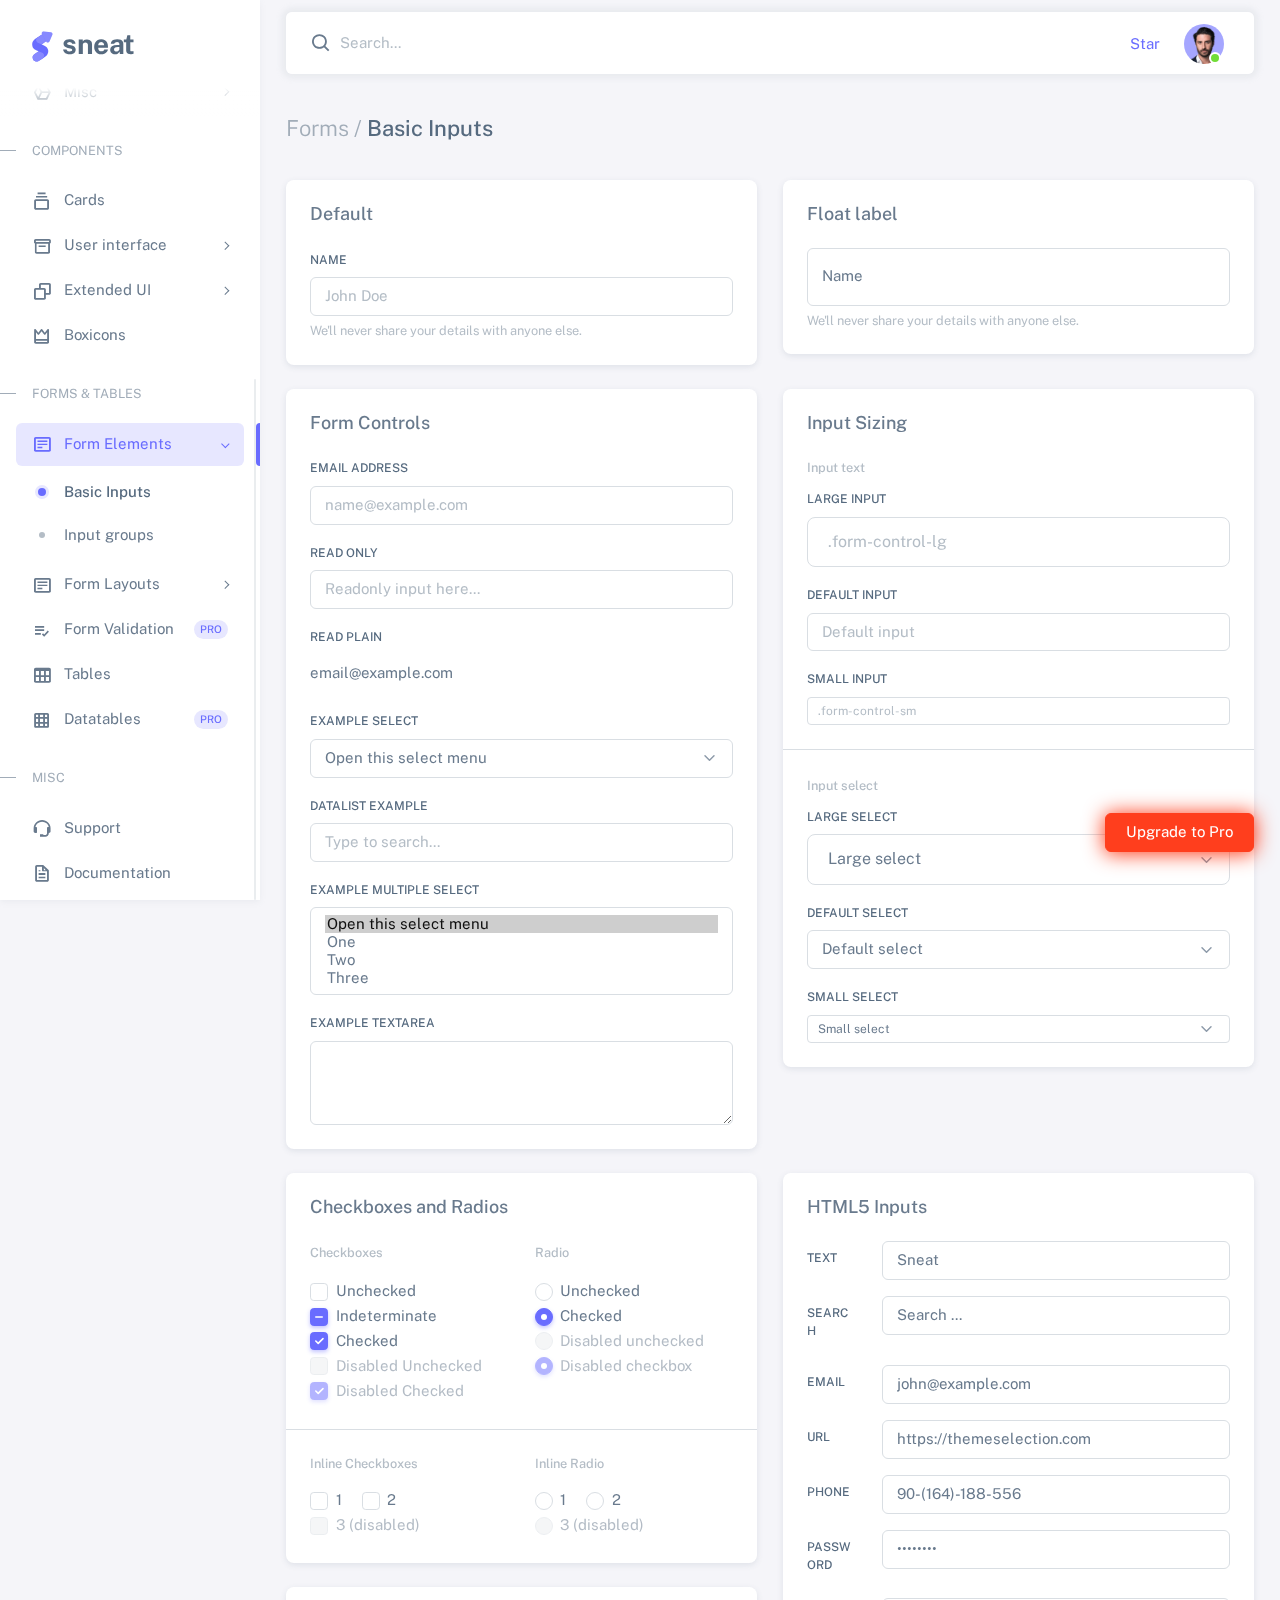
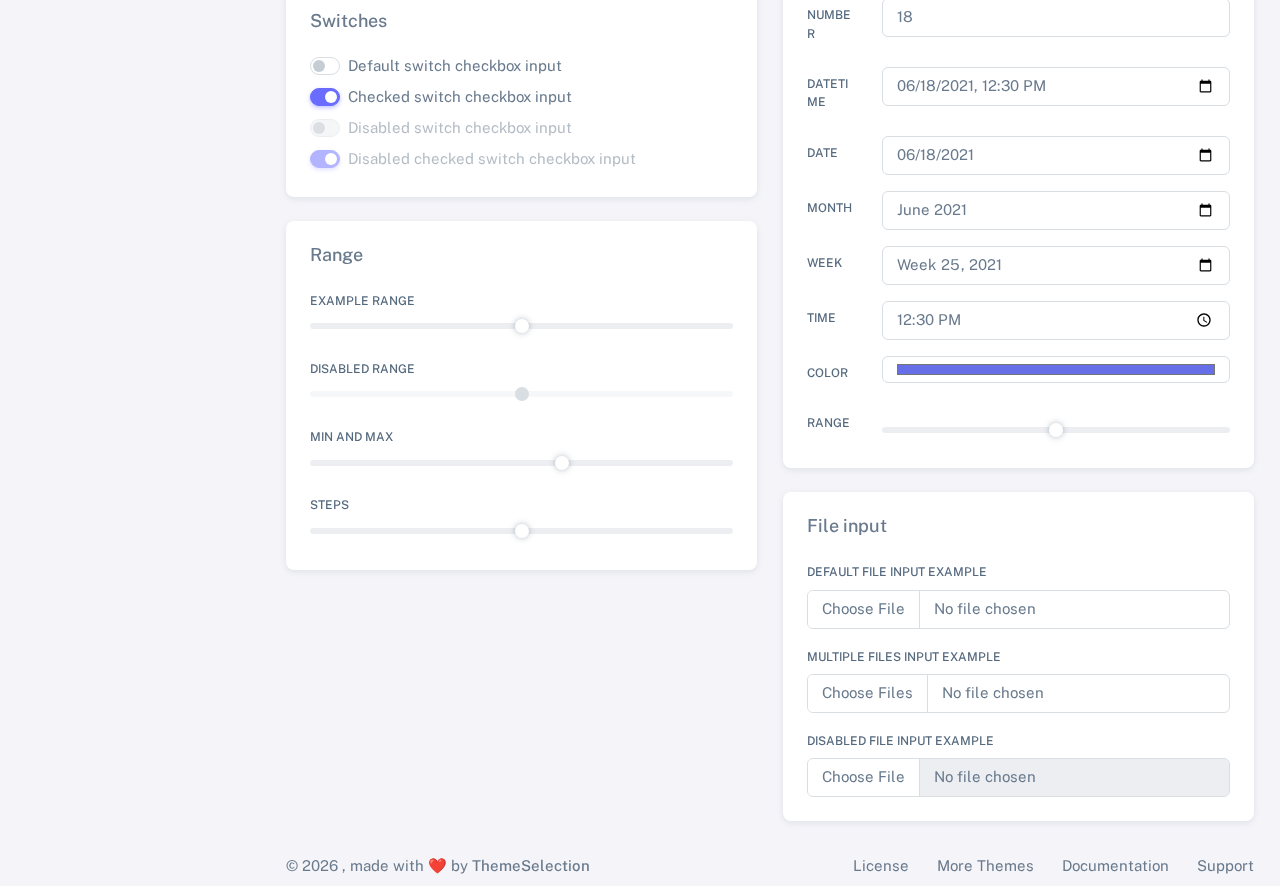
<file: html/forms-basic-inputs.html>
<!DOCTYPE html>

<html
  lang="en"
  class="light-style layout-menu-fixed layout-compact"
  dir="ltr"
  data-theme="theme-default"
  data-assets-path="../assets/"
  data-template="vertical-menu-template-free">
  <head>
    <meta charset="utf-8" />
    <meta
      name="viewport"
      content="width=device-width, initial-scale=1.0, user-scalable=no, minimum-scale=1.0, maximum-scale=1.0" />

    <title>Basic Inputs - Forms | Sneat - Bootstrap 5 HTML Admin Template - Pro</title>

    <meta name="description" content="" />

    <!-- Favicon -->
    <link rel="icon" type="image/x-icon" href="../assets/img/favicon/favicon.ico" />

    <!-- Fonts -->
    <link rel="preconnect" href="https://fonts.googleapis.com" />
    <link rel="preconnect" href="https://fonts.gstatic.com" crossorigin />
    <link
      href="https://fonts.googleapis.com/css2?family=Public+Sans:ital,wght@0,300;0,400;0,500;0,600;0,700;1,300;1,400;1,500;1,600;1,700&display=swap"
      rel="stylesheet" />

    <link rel="stylesheet" href="../assets/vendor/fonts/boxicons.css" />

    <!-- Core CSS -->
    <link rel="stylesheet" href="../assets/vendor/css/core.css" class="template-customizer-core-css" />
    <link rel="stylesheet" href="../assets/vendor/css/theme-default.css" class="template-customizer-theme-css" />
    <link rel="stylesheet" href="../assets/css/demo.css" />

    <!-- Vendors CSS -->
    <link rel="stylesheet" href="../assets/vendor/libs/perfect-scrollbar/perfect-scrollbar.css" />

    <!-- Page CSS -->

    <!-- Helpers -->
    <script src="../assets/vendor/js/helpers.js"></script>
    <!--! Template customizer & Theme config files MUST be included after core stylesheets and helpers.js in the <head> section -->
    <!--? Config:  Mandatory theme config file contain global vars & default theme options, Set your preferred theme option in this file.  -->
    <script src="../assets/js/config.js"></script>
  </head>

  <body>
    <!-- Layout wrapper -->
    <div class="layout-wrapper layout-content-navbar">
      <div class="layout-container">
        <!-- Menu -->

        <aside id="layout-menu" class="layout-menu menu-vertical menu bg-menu-theme">
          <div class="app-brand demo">
            <a href="index.html" class="app-brand-link">
              <span class="app-brand-logo demo">
                <svg
                  width="25"
                  viewBox="0 0 25 42"
                  version="1.1"
                  xmlns="http://www.w3.org/2000/svg"
                  xmlns:xlink="http://www.w3.org/1999/xlink">
                  <defs>
                    <path
                      d="M13.7918663,0.358365126 L3.39788168,7.44174259 C0.566865006,9.69408886 -0.379795268,12.4788597 0.557900856,15.7960551 C0.68998853,16.2305145 1.09562888,17.7872135 3.12357076,19.2293357 C3.8146334,19.7207684 5.32369333,20.3834223 7.65075054,21.2172976 L7.59773219,21.2525164 L2.63468769,24.5493413 C0.445452254,26.3002124 0.0884951797,28.5083815 1.56381646,31.1738486 C2.83770406,32.8170431 5.20850219,33.2640127 7.09180128,32.5391577 C8.347334,32.0559211 11.4559176,30.0011079 16.4175519,26.3747182 C18.0338572,24.4997857 18.6973423,22.4544883 18.4080071,20.2388261 C17.963753,17.5346866 16.1776345,15.5799961 13.0496516,14.3747546 L10.9194936,13.4715819 L18.6192054,7.984237 L13.7918663,0.358365126 Z"
                      id="path-1"></path>
                    <path
                      d="M5.47320593,6.00457225 C4.05321814,8.216144 4.36334763,10.0722806 6.40359441,11.5729822 C8.61520715,12.571656 10.0999176,13.2171421 10.8577257,13.5094407 L15.5088241,14.433041 L18.6192054,7.984237 C15.5364148,3.11535317 13.9273018,0.573395879 13.7918663,0.358365126 C13.5790555,0.511491653 10.8061687,2.3935607 5.47320593,6.00457225 Z"
                      id="path-3"></path>
                    <path
                      d="M7.50063644,21.2294429 L12.3234468,23.3159332 C14.1688022,24.7579751 14.397098,26.4880487 13.008334,28.506154 C11.6195701,30.5242593 10.3099883,31.790241 9.07958868,32.3040991 C5.78142938,33.4346997 4.13234973,34 4.13234973,34 C4.13234973,34 2.75489982,33.0538207 2.37032616e-14,31.1614621 C-0.55822714,27.8186216 -0.55822714,26.0572515 -4.05231404e-15,25.8773518 C0.83734071,25.6075023 2.77988457,22.8248993 3.3049379,22.52991 C3.65497346,22.3332504 5.05353963,21.8997614 7.50063644,21.2294429 Z"
                      id="path-4"></path>
                    <path
                      d="M20.6,7.13333333 L25.6,13.8 C26.2627417,14.6836556 26.0836556,15.9372583 25.2,16.6 C24.8538077,16.8596443 24.4327404,17 24,17 L14,17 C12.8954305,17 12,16.1045695 12,15 C12,14.5672596 12.1403557,14.1461923 12.4,13.8 L17.4,7.13333333 C18.0627417,6.24967773 19.3163444,6.07059163 20.2,6.73333333 C20.3516113,6.84704183 20.4862915,6.981722 20.6,7.13333333 Z"
                      id="path-5"></path>
                  </defs>
                  <g id="g-app-brand" stroke="none" stroke-width="1" fill="none" fill-rule="evenodd">
                    <g id="Brand-Logo" transform="translate(-27.000000, -15.000000)">
                      <g id="Icon" transform="translate(27.000000, 15.000000)">
                        <g id="Mask" transform="translate(0.000000, 8.000000)">
                          <mask id="mask-2" fill="white">
                            <use xlink:href="#path-1"></use>
                          </mask>
                          <use fill="#696cff" xlink:href="#path-1"></use>
                          <g id="Path-3" mask="url(#mask-2)">
                            <use fill="#696cff" xlink:href="#path-3"></use>
                            <use fill-opacity="0.2" fill="#FFFFFF" xlink:href="#path-3"></use>
                          </g>
                          <g id="Path-4" mask="url(#mask-2)">
                            <use fill="#696cff" xlink:href="#path-4"></use>
                            <use fill-opacity="0.2" fill="#FFFFFF" xlink:href="#path-4"></use>
                          </g>
                        </g>
                        <g
                          id="Triangle"
                          transform="translate(19.000000, 11.000000) rotate(-300.000000) translate(-19.000000, -11.000000) ">
                          <use fill="#696cff" xlink:href="#path-5"></use>
                          <use fill-opacity="0.2" fill="#FFFFFF" xlink:href="#path-5"></use>
                        </g>
                      </g>
                    </g>
                  </g>
                </svg>
              </span>
              <span class="app-brand-text demo menu-text fw-bold ms-2">Sneat</span>
            </a>

            <a href="javascript:void(0);" class="layout-menu-toggle menu-link text-large ms-auto d-block d-xl-none">
              <i class="bx bx-chevron-left bx-sm align-middle"></i>
            </a>
          </div>

          <div class="menu-inner-shadow"></div>

          <ul class="menu-inner py-1">
            <!-- Dashboards -->
            <li class="menu-item">
              <a href="javascript:void(0);" class="menu-link menu-toggle">
                <i class="menu-icon tf-icons bx bx-home-circle"></i>
                <div data-i18n="Dashboards">Dashboards</div>
                <div class="badge bg-danger rounded-pill ms-auto">5</div>
              </a>
              <ul class="menu-sub">
                <li class="menu-item">
                  <a
                    href="https://demos.themeselection.com/sneat-bootstrap-html-admin-template/html/vertical-menu-template/dashboards-crm.html"
                    target="_blank"
                    class="menu-link">
                    <div data-i18n="CRM">CRM</div>
                    <div class="badge bg-label-primary fs-tiny rounded-pill ms-auto">Pro</div>
                  </a>
                </li>
                <li class="menu-item">
                  <a href="index.html" class="menu-link">
                    <div data-i18n="Analytics">Analytics</div>
                  </a>
                </li>
                <li class="menu-item">
                  <a
                    href="https://demos.themeselection.com/sneat-bootstrap-html-admin-template/html/vertical-menu-template/app-ecommerce-dashboard.html"
                    target="_blank"
                    class="menu-link">
                    <div data-i18n="eCommerce">eCommerce</div>
                    <div class="badge bg-label-primary fs-tiny rounded-pill ms-auto">Pro</div>
                  </a>
                </li>
                <li class="menu-item">
                  <a
                    href="https://demos.themeselection.com/sneat-bootstrap-html-admin-template/html/vertical-menu-template/app-logistics-dashboard.html"
                    target="_blank"
                    class="menu-link">
                    <div data-i18n="Logistics">Logistics</div>
                    <div class="badge bg-label-primary fs-tiny rounded-pill ms-auto">Pro</div>
                  </a>
                </li>
                <li class="menu-item">
                  <a
                    href="https://demos.themeselection.com/sneat-bootstrap-html-admin-template/html/vertical-menu-template/app-academy-dashboard.html"
                    target="_blank"
                    class="menu-link">
                    <div data-i18n="Academy">Academy</div>
                    <div class="badge bg-label-primary fs-tiny rounded-pill ms-auto">Pro</div>
                  </a>
                </li>
              </ul>
            </li>

            <!-- Layouts -->
            <li class="menu-item">
              <a href="javascript:void(0);" class="menu-link menu-toggle">
                <i class="menu-icon tf-icons bx bx-layout"></i>
                <div data-i18n="Layouts">Layouts</div>
              </a>

              <ul class="menu-sub">
                <li class="menu-item">
                  <a href="layouts-without-menu.html" class="menu-link">
                    <div data-i18n="Without menu">Without menu</div>
                  </a>
                </li>
                <li class="menu-item">
                  <a href="layouts-without-navbar.html" class="menu-link">
                    <div data-i18n="Without navbar">Without navbar</div>
                  </a>
                </li>
                <li class="menu-item">
                  <a href="layouts-container.html" class="menu-link">
                    <div data-i18n="Container">Container</div>
                  </a>
                </li>
                <li class="menu-item">
                  <a href="layouts-fluid.html" class="menu-link">
                    <div data-i18n="Fluid">Fluid</div>
                  </a>
                </li>
                <li class="menu-item">
                  <a href="layouts-blank.html" class="menu-link">
                    <div data-i18n="Blank">Blank</div>
                  </a>
                </li>
              </ul>
            </li>

            <!-- Front Pages -->
            <li class="menu-item">
              <a href="javascript:void(0);" class="menu-link menu-toggle">
                <i class="menu-icon tf-icons bx bx-store"></i>
                <div data-i18n="Front Pages">Front Pages</div>
                <div class="badge bg-label-primary fs-tiny rounded-pill ms-auto">Pro</div>
              </a>
              <ul class="menu-sub">
                <li class="menu-item">
                  <a
                    href="https://demos.themeselection.com/sneat-bootstrap-html-admin-template/html/front-pages/landing-page.html"
                    class="menu-link"
                    target="_blank">
                    <div data-i18n="Landing">Landing</div>
                  </a>
                </li>
                <li class="menu-item">
                  <a
                    href="https://demos.themeselection.com/sneat-bootstrap-html-admin-template/html/front-pages/pricing-page.html"
                    class="menu-link"
                    target="_blank">
                    <div data-i18n="Pricing">Pricing</div>
                  </a>
                </li>
                <li class="menu-item">
                  <a
                    href="https://demos.themeselection.com/sneat-bootstrap-html-admin-template/html/front-pages/payment-page.html"
                    class="menu-link"
                    target="_blank">
                    <div data-i18n="Payment">Payment</div>
                  </a>
                </li>
                <li class="menu-item">
                  <a
                    href="https://demos.themeselection.com/sneat-bootstrap-html-admin-template/html/front-pages/checkout-page.html"
                    class="menu-link"
                    target="_blank">
                    <div data-i18n="Checkout">Checkout</div>
                  </a>
                </li>
                <li class="menu-item">
                  <a
                    href="https://demos.themeselection.com/sneat-bootstrap-html-admin-template/html/front-pages/help-center-landing.html"
                    class="menu-link"
                    target="_blank">
                    <div data-i18n="Help Center">Help Center</div>
                  </a>
                </li>
              </ul>
            </li>

            <li class="menu-header small text-uppercase">
              <span class="menu-header-text">Apps &amp; Pages</span>
            </li>
            <!-- Apps -->
            <li class="menu-item">
              <a
                href="https://demos.themeselection.com/sneat-bootstrap-html-admin-template/html/vertical-menu-template/app-email.html"
                target="_blank"
                class="menu-link">
                <i class="menu-icon tf-icons bx bx-envelope"></i>
                <div data-i18n="Email">Email</div>
                <div class="badge bg-label-primary fs-tiny rounded-pill ms-auto">Pro</div>
              </a>
            </li>
            <li class="menu-item">
              <a
                href="https://demos.themeselection.com/sneat-bootstrap-html-admin-template/html/vertical-menu-template/app-chat.html"
                target="_blank"
                class="menu-link">
                <i class="menu-icon tf-icons bx bx-chat"></i>
                <div data-i18n="Chat">Chat</div>
                <div class="badge bg-label-primary fs-tiny rounded-pill ms-auto">Pro</div>
              </a>
            </li>
            <li class="menu-item">
              <a
                href="https://demos.themeselection.com/sneat-bootstrap-html-admin-template/html/vertical-menu-template/app-calendar.html"
                target="_blank"
                class="menu-link">
                <i class="menu-icon tf-icons bx bx-calendar"></i>
                <div data-i18n="Calendar">Calendar</div>
                <div class="badge bg-label-primary fs-tiny rounded-pill ms-auto">Pro</div>
              </a>
            </li>
            <li class="menu-item">
              <a
                href="https://demos.themeselection.com/sneat-bootstrap-html-admin-template/html/vertical-menu-template/app-kanban.html"
                target="_blank"
                class="menu-link">
                <i class="menu-icon tf-icons bx bx-grid"></i>
                <div data-i18n="Kanban">Kanban</div>
                <div class="badge bg-label-primary fs-tiny rounded-pill ms-auto">Pro</div>
              </a>
            </li>
            <!-- Pages -->
            <li class="menu-item">
              <a href="javascript:void(0);" class="menu-link menu-toggle">
                <i class="menu-icon tf-icons bx bx-dock-top"></i>
                <div data-i18n="Account Settings">Account Settings</div>
              </a>
              <ul class="menu-sub">
                <li class="menu-item">
                  <a href="pages-account-settings-account.html" class="menu-link">
                    <div data-i18n="Account">Account</div>
                  </a>
                </li>
                <li class="menu-item">
                  <a href="pages-account-settings-notifications.html" class="menu-link">
                    <div data-i18n="Notifications">Notifications</div>
                  </a>
                </li>
                <li class="menu-item">
                  <a href="pages-account-settings-connections.html" class="menu-link">
                    <div data-i18n="Connections">Connections</div>
                  </a>
                </li>
              </ul>
            </li>
            <li class="menu-item">
              <a href="javascript:void(0);" class="menu-link menu-toggle">
                <i class="menu-icon tf-icons bx bx-lock-open-alt"></i>
                <div data-i18n="Authentications">Authentications</div>
              </a>
              <ul class="menu-sub">
                <li class="menu-item">
                  <a href="auth-login-basic.html" class="menu-link" target="_blank">
                    <div data-i18n="Basic">Login</div>
                  </a>
                </li>
                <li class="menu-item">
                  <a href="auth-register-basic.html" class="menu-link" target="_blank">
                    <div data-i18n="Basic">Register</div>
                  </a>
                </li>
                <li class="menu-item">
                  <a href="auth-forgot-password-basic.html" class="menu-link" target="_blank">
                    <div data-i18n="Basic">Forgot Password</div>
                  </a>
                </li>
              </ul>
            </li>
            <li class="menu-item">
              <a href="javascript:void(0);" class="menu-link menu-toggle">
                <i class="menu-icon tf-icons bx bx-cube-alt"></i>
                <div data-i18n="Misc">Misc</div>
              </a>
              <ul class="menu-sub">
                <li class="menu-item">
                  <a href="pages-misc-error.html" class="menu-link">
                    <div data-i18n="Error">Error</div>
                  </a>
                </li>
                <li class="menu-item">
                  <a href="pages-misc-under-maintenance.html" class="menu-link">
                    <div data-i18n="Under Maintenance">Under Maintenance</div>
                  </a>
                </li>
              </ul>
            </li>
            <!-- Components -->
            <li class="menu-header small text-uppercase"><span class="menu-header-text">Components</span></li>
            <!-- Cards -->
            <li class="menu-item">
              <a href="cards-basic.html" class="menu-link">
                <i class="menu-icon tf-icons bx bx-collection"></i>
                <div data-i18n="Basic">Cards</div>
              </a>
            </li>
            <!-- User interface -->
            <li class="menu-item">
              <a href="javascript:void(0)" class="menu-link menu-toggle">
                <i class="menu-icon tf-icons bx bx-box"></i>
                <div data-i18n="User interface">User interface</div>
              </a>
              <ul class="menu-sub">
                <li class="menu-item">
                  <a href="ui-accordion.html" class="menu-link">
                    <div data-i18n="Accordion">Accordion</div>
                  </a>
                </li>
                <li class="menu-item">
                  <a href="ui-alerts.html" class="menu-link">
                    <div data-i18n="Alerts">Alerts</div>
                  </a>
                </li>
                <li class="menu-item">
                  <a href="ui-badges.html" class="menu-link">
                    <div data-i18n="Badges">Badges</div>
                  </a>
                </li>
                <li class="menu-item">
                  <a href="ui-buttons.html" class="menu-link">
                    <div data-i18n="Buttons">Buttons</div>
                  </a>
                </li>
                <li class="menu-item">
                  <a href="ui-carousel.html" class="menu-link">
                    <div data-i18n="Carousel">Carousel</div>
                  </a>
                </li>
                <li class="menu-item">
                  <a href="ui-collapse.html" class="menu-link">
                    <div data-i18n="Collapse">Collapse</div>
                  </a>
                </li>
                <li class="menu-item">
                  <a href="ui-dropdowns.html" class="menu-link">
                    <div data-i18n="Dropdowns">Dropdowns</div>
                  </a>
                </li>
                <li class="menu-item">
                  <a href="ui-footer.html" class="menu-link">
                    <div data-i18n="Footer">Footer</div>
                  </a>
                </li>
                <li class="menu-item">
                  <a href="ui-list-groups.html" class="menu-link">
                    <div data-i18n="List Groups">List groups</div>
                  </a>
                </li>
                <li class="menu-item">
                  <a href="ui-modals.html" class="menu-link">
                    <div data-i18n="Modals">Modals</div>
                  </a>
                </li>
                <li class="menu-item">
                  <a href="ui-navbar.html" class="menu-link">
                    <div data-i18n="Navbar">Navbar</div>
                  </a>
                </li>
                <li class="menu-item">
                  <a href="ui-offcanvas.html" class="menu-link">
                    <div data-i18n="Offcanvas">Offcanvas</div>
                  </a>
                </li>
                <li class="menu-item">
                  <a href="ui-pagination-breadcrumbs.html" class="menu-link">
                    <div data-i18n="Pagination &amp; Breadcrumbs">Pagination &amp; Breadcrumbs</div>
                  </a>
                </li>
                <li class="menu-item">
                  <a href="ui-progress.html" class="menu-link">
                    <div data-i18n="Progress">Progress</div>
                  </a>
                </li>
                <li class="menu-item">
                  <a href="ui-spinners.html" class="menu-link">
                    <div data-i18n="Spinners">Spinners</div>
                  </a>
                </li>
                <li class="menu-item">
                  <a href="ui-tabs-pills.html" class="menu-link">
                    <div data-i18n="Tabs &amp; Pills">Tabs &amp; Pills</div>
                  </a>
                </li>
                <li class="menu-item">
                  <a href="ui-toasts.html" class="menu-link">
                    <div data-i18n="Toasts">Toasts</div>
                  </a>
                </li>
                <li class="menu-item">
                  <a href="ui-tooltips-popovers.html" class="menu-link">
                    <div data-i18n="Tooltips & Popovers">Tooltips &amp; popovers</div>
                  </a>
                </li>
                <li class="menu-item">
                  <a href="ui-typography.html" class="menu-link">
                    <div data-i18n="Typography">Typography</div>
                  </a>
                </li>
              </ul>
            </li>

            <!-- Extended components -->
            <li class="menu-item">
              <a href="javascript:void(0)" class="menu-link menu-toggle">
                <i class="menu-icon tf-icons bx bx-copy"></i>
                <div data-i18n="Extended UI">Extended UI</div>
              </a>
              <ul class="menu-sub">
                <li class="menu-item">
                  <a href="extended-ui-perfect-scrollbar.html" class="menu-link">
                    <div data-i18n="Perfect Scrollbar">Perfect scrollbar</div>
                  </a>
                </li>
                <li class="menu-item">
                  <a href="extended-ui-text-divider.html" class="menu-link">
                    <div data-i18n="Text Divider">Text Divider</div>
                  </a>
                </li>
              </ul>
            </li>

            <li class="menu-item">
              <a href="icons-boxicons.html" class="menu-link">
                <i class="menu-icon tf-icons bx bx-crown"></i>
                <div data-i18n="Boxicons">Boxicons</div>
              </a>
            </li>

            <!-- Forms & Tables -->
            <li class="menu-header small text-uppercase"><span class="menu-header-text">Forms &amp; Tables</span></li>
            <!-- Forms -->
            <li class="menu-item active open">
              <a href="javascript:void(0);" class="menu-link menu-toggle">
                <i class="menu-icon tf-icons bx bx-detail"></i>
                <div data-i18n="Form Elements">Form Elements</div>
              </a>
              <ul class="menu-sub">
                <li class="menu-item active">
                  <a href="forms-basic-inputs.html" class="menu-link">
                    <div data-i18n="Basic Inputs">Basic Inputs</div>
                  </a>
                </li>
                <li class="menu-item">
                  <a href="forms-input-groups.html" class="menu-link">
                    <div data-i18n="Input groups">Input groups</div>
                  </a>
                </li>
              </ul>
            </li>
            <li class="menu-item">
              <a href="javascript:void(0);" class="menu-link menu-toggle">
                <i class="menu-icon tf-icons bx bx-detail"></i>
                <div data-i18n="Form Layouts">Form Layouts</div>
              </a>
              <ul class="menu-sub">
                <li class="menu-item">
                  <a href="form-layouts-vertical.html" class="menu-link">
                    <div data-i18n="Vertical Form">Vertical Form</div>
                  </a>
                </li>
                <li class="menu-item">
                  <a href="form-layouts-horizontal.html" class="menu-link">
                    <div data-i18n="Horizontal Form">Horizontal Form</div>
                  </a>
                </li>
              </ul>
            </li>
            <!-- Form Validation -->
            <li class="menu-item">
              <a
                href="https://demos.themeselection.com/sneat-bootstrap-html-admin-template/html/vertical-menu-template/form-validation.html"
                target="_blank"
                class="menu-link">
                <i class="menu-icon tf-icons bx bx-list-check"></i>
                <div data-i18n="Form Validation">Form Validation</div>
                <div class="badge bg-label-primary fs-tiny rounded-pill ms-auto">Pro</div>
              </a>
            </li>
            <!-- Tables -->
            <li class="menu-item">
              <a href="tables-basic.html" class="menu-link">
                <i class="menu-icon tf-icons bx bx-table"></i>
                <div data-i18n="Tables">Tables</div>
              </a>
            </li>
            <!-- Data Tables -->
            <li class="menu-item">
              <a
                href="https://demos.themeselection.com/sneat-bootstrap-html-admin-template/html/vertical-menu-template/tables-datatables-basic.html"
                target="_blank"
                class="menu-link">
                <i class="menu-icon tf-icons bx bx-grid"></i>
                <div data-i18n="Datatables">Datatables</div>
                <div class="badge bg-label-primary fs-tiny rounded-pill ms-auto">Pro</div>
              </a>
            </li>
            <!-- Misc -->
            <li class="menu-header small text-uppercase"><span class="menu-header-text">Misc</span></li>
            <li class="menu-item">
              <a
                href="https://github.com/themeselection/sneat-html-admin-template-free/issues"
                target="_blank"
                class="menu-link">
                <i class="menu-icon tf-icons bx bx-support"></i>
                <div data-i18n="Support">Support</div>
              </a>
            </li>
            <li class="menu-item">
              <a
                href="https://demos.themeselection.com/sneat-bootstrap-html-admin-template/documentation/"
                target="_blank"
                class="menu-link">
                <i class="menu-icon tf-icons bx bx-file"></i>
                <div data-i18n="Documentation">Documentation</div>
              </a>
            </li>
          </ul>
        </aside>
        <!-- / Menu -->

        <!-- Layout container -->
        <div class="layout-page">
          <!-- Navbar -->

          <nav
            class="layout-navbar container-xxl navbar navbar-expand-xl navbar-detached align-items-center bg-navbar-theme"
            id="layout-navbar">
            <div class="layout-menu-toggle navbar-nav align-items-xl-center me-3 me-xl-0 d-xl-none">
              <a class="nav-item nav-link px-0 me-xl-4" href="javascript:void(0)">
                <i class="bx bx-menu bx-sm"></i>
              </a>
            </div>

            <div class="navbar-nav-right d-flex align-items-center" id="navbar-collapse">
              <!-- Search -->
              <div class="navbar-nav align-items-center">
                <div class="nav-item d-flex align-items-center">
                  <i class="bx bx-search fs-4 lh-0"></i>
                  <input
                    type="text"
                    class="form-control border-0 shadow-none ps-1 ps-sm-2"
                    placeholder="Search..."
                    aria-label="Search..." />
                </div>
              </div>
              <!-- /Search -->

              <ul class="navbar-nav flex-row align-items-center ms-auto">
                <!-- Place this tag where you want the button to render. -->
                <li class="nav-item lh-1 me-3">
                  <a
                    class="github-button"
                    href="https://github.com/themeselection/sneat-html-admin-template-free"
                    data-icon="octicon-star"
                    data-size="large"
                    data-show-count="true"
                    aria-label="Star themeselection/sneat-html-admin-template-free on GitHub"
                    >Star</a
                  >
                </li>

                <!-- User -->
                <li class="nav-item navbar-dropdown dropdown-user dropdown">
                  <a class="nav-link dropdown-toggle hide-arrow" href="javascript:void(0);" data-bs-toggle="dropdown">
                    <div class="avatar avatar-online">
                      <img src="../assets/img/avatars/1.png" alt class="w-px-40 h-auto rounded-circle" />
                    </div>
                  </a>
                  <ul class="dropdown-menu dropdown-menu-end">
                    <li>
                      <a class="dropdown-item" href="#">
                        <div class="d-flex">
                          <div class="flex-shrink-0 me-3">
                            <div class="avatar avatar-online">
                              <img src="../assets/img/avatars/1.png" alt class="w-px-40 h-auto rounded-circle" />
                            </div>
                          </div>
                          <div class="flex-grow-1">
                            <span class="fw-medium d-block">John Doe</span>
                            <small class="text-muted">Admin</small>
                          </div>
                        </div>
                      </a>
                    </li>
                    <li>
                      <div class="dropdown-divider"></div>
                    </li>
                    <li>
                      <a class="dropdown-item" href="#">
                        <i class="bx bx-user me-2"></i>
                        <span class="align-middle">My Profile</span>
                      </a>
                    </li>
                    <li>
                      <a class="dropdown-item" href="#">
                        <i class="bx bx-cog me-2"></i>
                        <span class="align-middle">Settings</span>
                      </a>
                    </li>
                    <li>
                      <a class="dropdown-item" href="#">
                        <span class="d-flex align-items-center align-middle">
                          <i class="flex-shrink-0 bx bx-credit-card me-2"></i>
                          <span class="flex-grow-1 align-middle ms-1">Billing</span>
                          <span class="flex-shrink-0 badge badge-center rounded-pill bg-danger w-px-20 h-px-20">4</span>
                        </span>
                      </a>
                    </li>
                    <li>
                      <div class="dropdown-divider"></div>
                    </li>
                    <li>
                      <a class="dropdown-item" href="javascript:void(0);">
                        <i class="bx bx-power-off me-2"></i>
                        <span class="align-middle">Log Out</span>
                      </a>
                    </li>
                  </ul>
                </li>
                <!--/ User -->
              </ul>
            </div>
          </nav>

          <!-- / Navbar -->

          <!-- Content wrapper -->
          <div class="content-wrapper">
            <!-- Content -->

            <div class="container-xxl flex-grow-1 container-p-y">
              <h4 class="py-3 mb-4"><span class="text-muted fw-light">Forms /</span> Basic Inputs</h4>

              <div class="row">
                <div class="col-md-6">
                  <div class="card mb-4">
                    <h5 class="card-header">Default</h5>
                    <div class="card-body">
                      <div>
                        <label for="defaultFormControlInput" class="form-label">Name</label>
                        <input
                          type="text"
                          class="form-control"
                          id="defaultFormControlInput"
                          placeholder="John Doe"
                          aria-describedby="defaultFormControlHelp" />
                        <div id="defaultFormControlHelp" class="form-text">
                          We'll never share your details with anyone else.
                        </div>
                      </div>
                    </div>
                  </div>
                </div>
                <div class="col-md-6">
                  <div class="card mb-4">
                    <h5 class="card-header">Float label</h5>
                    <div class="card-body">
                      <div class="form-floating">
                        <input
                          type="text"
                          class="form-control"
                          id="floatingInput"
                          placeholder="John Doe"
                          aria-describedby="floatingInputHelp" />
                        <label for="floatingInput">Name</label>
                        <div id="floatingInputHelp" class="form-text">
                          We'll never share your details with anyone else.
                        </div>
                      </div>
                    </div>
                  </div>
                </div>

                <!-- Form controls -->
                <div class="col-md-6">
                  <div class="card mb-4">
                    <h5 class="card-header">Form Controls</h5>
                    <div class="card-body">
                      <div class="mb-3">
                        <label for="exampleFormControlInput1" class="form-label">Email address</label>
                        <input
                          type="email"
                          class="form-control"
                          id="exampleFormControlInput1"
                          placeholder="name@example.com" />
                      </div>
                      <div class="mb-3">
                        <label for="exampleFormControlReadOnlyInput1" class="form-label">Read only</label>
                        <input
                          class="form-control"
                          type="text"
                          id="exampleFormControlReadOnlyInput1"
                          placeholder="Readonly input here..."
                          readonly />
                      </div>
                      <div class="mb-3">
                        <label for="exampleFormControlReadOnlyInputPlain1" class="form-label">Read plain</label>
                        <input
                          type="text"
                          readonly
                          class="form-control-plaintext"
                          id="exampleFormControlReadOnlyInputPlain1"
                          value="email@example.com" />
                      </div>
                      <div class="mb-3">
                        <label for="exampleFormControlSelect1" class="form-label">Example select</label>
                        <select class="form-select" id="exampleFormControlSelect1" aria-label="Default select example">
                          <option selected>Open this select menu</option>
                          <option value="1">One</option>
                          <option value="2">Two</option>
                          <option value="3">Three</option>
                        </select>
                      </div>
                      <div class="mb-3">
                        <label for="exampleDataList" class="form-label">Datalist example</label>
                        <input
                          class="form-control"
                          list="datalistOptions"
                          id="exampleDataList"
                          placeholder="Type to search..." />
                        <datalist id="datalistOptions">
                          <option value="San Francisco"></option>
                          <option value="New York"></option>
                          <option value="Seattle"></option>
                          <option value="Los Angeles"></option>
                          <option value="Chicago"></option>
                        </datalist>
                      </div>
                      <div class="mb-3">
                        <label for="exampleFormControlSelect2" class="form-label">Example multiple select</label>
                        <select
                          multiple
                          class="form-select"
                          id="exampleFormControlSelect2"
                          aria-label="Multiple select example">
                          <option selected>Open this select menu</option>
                          <option value="1">One</option>
                          <option value="2">Two</option>
                          <option value="3">Three</option>
                        </select>
                      </div>
                      <div>
                        <label for="exampleFormControlTextarea1" class="form-label">Example textarea</label>
                        <textarea class="form-control" id="exampleFormControlTextarea1" rows="3"></textarea>
                      </div>
                    </div>
                  </div>
                </div>

                <!-- Input Sizing -->
                <div class="col-md-6">
                  <div class="card mb-4">
                    <h5 class="card-header">Input Sizing</h5>
                    <div class="card-body">
                      <small class="text-light fw-medium">Input text</small>

                      <div class="mt-2 mb-3">
                        <label for="largeInput" class="form-label">Large input</label>
                        <input
                          id="largeInput"
                          class="form-control form-control-lg"
                          type="text"
                          placeholder=".form-control-lg" />
                      </div>
                      <div class="mb-3">
                        <label for="defaultInput" class="form-label">Default input</label>
                        <input id="defaultInput" class="form-control" type="text" placeholder="Default input" />
                      </div>
                      <div>
                        <label for="smallInput" class="form-label">Small input</label>
                        <input
                          id="smallInput"
                          class="form-control form-control-sm"
                          type="text"
                          placeholder=".form-control-sm" />
                      </div>
                    </div>
                    <hr class="m-0" />
                    <div class="card-body">
                      <small class="text-light fw-medium">Input select</small>
                      <div class="mt-2 mb-3">
                        <label for="largeSelect" class="form-label">Large select</label>
                        <select id="largeSelect" class="form-select form-select-lg">
                          <option>Large select</option>
                          <option value="1">One</option>
                          <option value="2">Two</option>
                          <option value="3">Three</option>
                        </select>
                      </div>
                      <div class="mb-3">
                        <label for="defaultSelect" class="form-label">Default select</label>
                        <select id="defaultSelect" class="form-select">
                          <option>Default select</option>
                          <option value="1">One</option>
                          <option value="2">Two</option>
                          <option value="3">Three</option>
                        </select>
                      </div>
                      <div>
                        <label for="smallSelect" class="form-label">Small select</label>
                        <select id="smallSelect" class="form-select form-select-sm">
                          <option>Small select</option>
                          <option value="1">One</option>
                          <option value="2">Two</option>
                          <option value="3">Three</option>
                        </select>
                      </div>
                    </div>
                  </div>
                </div>

                <!-- Default Checkboxes and radios & Default checkboxes and radios -->
                <div class="col-xl-6">
                  <div class="card mb-4">
                    <h5 class="card-header">Checkboxes and Radios</h5>
                    <!-- Checkboxes and Radios -->
                    <div class="card-body">
                      <div class="row gy-3">
                        <div class="col-md">
                          <small class="text-light fw-medium">Checkboxes</small>
                          <div class="form-check mt-3">
                            <input class="form-check-input" type="checkbox" value="" id="defaultCheck1" />
                            <label class="form-check-label" for="defaultCheck1"> Unchecked </label>
                          </div>
                          <div class="form-check">
                            <input class="form-check-input" type="checkbox" value="" id="defaultCheck2" checked />
                            <label class="form-check-label" for="defaultCheck2"> Indeterminate </label>
                          </div>
                          <div class="form-check">
                            <input class="form-check-input" type="checkbox" value="" id="defaultCheck3" checked />
                            <label class="form-check-label" for="defaultCheck3"> Checked </label>
                          </div>
                          <div class="form-check">
                            <input class="form-check-input" type="checkbox" value="" id="disabledCheck1" disabled />
                            <label class="form-check-label" for="disabledCheck1"> Disabled Unchecked </label>
                          </div>
                          <div class="form-check">
                            <input
                              class="form-check-input"
                              type="checkbox"
                              value=""
                              id="disabledCheck2"
                              disabled
                              checked />
                            <label class="form-check-label" for="disabledCheck2"> Disabled Checked </label>
                          </div>
                        </div>
                        <div class="col-md">
                          <small class="text-light fw-medium">Radio</small>
                          <div class="form-check mt-3">
                            <input
                              name="default-radio-1"
                              class="form-check-input"
                              type="radio"
                              value=""
                              id="defaultRadio1" />
                            <label class="form-check-label" for="defaultRadio1"> Unchecked </label>
                          </div>
                          <div class="form-check">
                            <input
                              name="default-radio-1"
                              class="form-check-input"
                              type="radio"
                              value=""
                              id="defaultRadio2"
                              checked />
                            <label class="form-check-label" for="defaultRadio2"> Checked </label>
                          </div>
                          <div class="form-check">
                            <input class="form-check-input" type="radio" value="" id="disabledRadio1" disabled />
                            <label class="form-check-label" for="disabledRadio1"> Disabled unchecked </label>
                          </div>
                          <div class="form-check">
                            <input
                              class="form-check-input"
                              type="radio"
                              value=""
                              id="disabledRadio2"
                              disabled
                              checked />
                            <label class="form-check-label" for="disabledRadio2"> Disabled checkbox </label>
                          </div>
                        </div>
                      </div>
                    </div>
                    <hr class="m-0" />
                    <!-- Inline Checkboxes -->
                    <div class="card-body">
                      <div class="row gy-3">
                        <div class="col-md">
                          <small class="text-light fw-medium d-block">Inline Checkboxes</small>
                          <div class="form-check form-check-inline mt-3">
                            <input class="form-check-input" type="checkbox" id="inlineCheckbox1" value="option1" />
                            <label class="form-check-label" for="inlineCheckbox1">1</label>
                          </div>
                          <div class="form-check form-check-inline">
                            <input class="form-check-input" type="checkbox" id="inlineCheckbox2" value="option2" />
                            <label class="form-check-label" for="inlineCheckbox2">2</label>
                          </div>
                          <div class="form-check form-check-inline">
                            <input
                              class="form-check-input"
                              type="checkbox"
                              id="inlineCheckbox3"
                              value="option3"
                              disabled />
                            <label class="form-check-label" for="inlineCheckbox3">3 (disabled)</label>
                          </div>
                        </div>
                        <div class="col-md">
                          <small class="text-light fw-medium d-block">Inline Radio</small>
                          <div class="form-check form-check-inline mt-3">
                            <input
                              class="form-check-input"
                              type="radio"
                              name="inlineRadioOptions"
                              id="inlineRadio1"
                              value="option1" />
                            <label class="form-check-label" for="inlineRadio1">1</label>
                          </div>
                          <div class="form-check form-check-inline">
                            <input
                              class="form-check-input"
                              type="radio"
                              name="inlineRadioOptions"
                              id="inlineRadio2"
                              value="option2" />
                            <label class="form-check-label" for="inlineRadio2">2</label>
                          </div>
                          <div class="form-check form-check-inline">
                            <input
                              class="form-check-input"
                              type="radio"
                              name="inlineRadioOptions"
                              id="inlineRadio3"
                              value="option3"
                              disabled />
                            <label class="form-check-label" for="inlineRadio3">3 (disabled)</label>
                          </div>
                        </div>
                      </div>
                    </div>
                  </div>

                  <!-- Switches -->
                  <div class="card mb-4">
                    <h5 class="card-header">Switches</h5>
                    <div class="card-body">
                      <div class="form-check form-switch mb-2">
                        <input class="form-check-input" type="checkbox" id="flexSwitchCheckDefault" />
                        <label class="form-check-label" for="flexSwitchCheckDefault"
                          >Default switch checkbox input</label
                        >
                      </div>
                      <div class="form-check form-switch mb-2">
                        <input class="form-check-input" type="checkbox" id="flexSwitchCheckChecked" checked />
                        <label class="form-check-label" for="flexSwitchCheckChecked"
                          >Checked switch checkbox input</label
                        >
                      </div>
                      <div class="form-check form-switch mb-2">
                        <input class="form-check-input" type="checkbox" id="flexSwitchCheckDisabled" disabled />
                        <label class="form-check-label" for="flexSwitchCheckDisabled"
                          >Disabled switch checkbox input</label
                        >
                      </div>
                      <div class="form-check form-switch">
                        <input
                          class="form-check-input"
                          type="checkbox"
                          id="flexSwitchCheckCheckedDisabled"
                          checked
                          disabled />
                        <label class="form-check-label" for="flexSwitchCheckCheckedDisabled"
                          >Disabled checked switch checkbox input</label
                        >
                      </div>
                    </div>
                  </div>

                  <!-- Range -->
                  <div class="card mb-4 mb-xl-0">
                    <h5 class="card-header">Range</h5>
                    <div class="card-body">
                      <div class="mb-3">
                        <label for="formRange1" class="form-label">Example range</label>
                        <input type="range" class="form-range" id="formRange1" />
                      </div>
                      <div class="mb-3">
                        <label for="disabledRange" class="form-label">Disabled range</label>
                        <input type="range" class="form-range" id="disabledRange" disabled />
                      </div>
                      <div class="mb-3">
                        <label for="formRange2" class="form-label">Min and max</label>
                        <input type="range" class="form-range" min="0" max="5" id="formRange2" />
                      </div>
                      <div>
                        <label for="formRange3" class="form-label">Steps</label>
                        <input type="range" class="form-range" min="0" max="5" step="0.5" id="formRange3" />
                      </div>
                    </div>
                  </div>
                </div>

                <div class="col-xl-6">
                  <!-- HTML5 Inputs -->
                  <div class="card mb-4">
                    <h5 class="card-header">HTML5 Inputs</h5>
                    <div class="card-body">
                      <div class="mb-3 row">
                        <label for="html5-text-input" class="col-md-2 col-form-label">Text</label>
                        <div class="col-md-10">
                          <input class="form-control" type="text" value="Sneat" id="html5-text-input" />
                        </div>
                      </div>
                      <div class="mb-3 row">
                        <label for="html5-search-input" class="col-md-2 col-form-label">Search</label>
                        <div class="col-md-10">
                          <input class="form-control" type="search" value="Search ..." id="html5-search-input" />
                        </div>
                      </div>
                      <div class="mb-3 row">
                        <label for="html5-email-input" class="col-md-2 col-form-label">Email</label>
                        <div class="col-md-10">
                          <input class="form-control" type="email" value="john@example.com" id="html5-email-input" />
                        </div>
                      </div>
                      <div class="mb-3 row">
                        <label for="html5-url-input" class="col-md-2 col-form-label">URL</label>
                        <div class="col-md-10">
                          <input
                            class="form-control"
                            type="url"
                            value="https://themeselection.com"
                            id="html5-url-input" />
                        </div>
                      </div>
                      <div class="mb-3 row">
                        <label for="html5-tel-input" class="col-md-2 col-form-label">Phone</label>
                        <div class="col-md-10">
                          <input class="form-control" type="tel" value="90-(164)-188-556" id="html5-tel-input" />
                        </div>
                      </div>
                      <div class="mb-3 row">
                        <label for="html5-password-input" class="col-md-2 col-form-label">Password</label>
                        <div class="col-md-10">
                          <input class="form-control" type="password" value="password" id="html5-password-input" />
                        </div>
                      </div>
                      <div class="mb-3 row">
                        <label for="html5-number-input" class="col-md-2 col-form-label">Number</label>
                        <div class="col-md-10">
                          <input class="form-control" type="number" value="18" id="html5-number-input" />
                        </div>
                      </div>
                      <div class="mb-3 row">
                        <label for="html5-datetime-local-input" class="col-md-2 col-form-label">Datetime</label>
                        <div class="col-md-10">
                          <input
                            class="form-control"
                            type="datetime-local"
                            value="2021-06-18T12:30:00"
                            id="html5-datetime-local-input" />
                        </div>
                      </div>
                      <div class="mb-3 row">
                        <label for="html5-date-input" class="col-md-2 col-form-label">Date</label>
                        <div class="col-md-10">
                          <input class="form-control" type="date" value="2021-06-18" id="html5-date-input" />
                        </div>
                      </div>
                      <div class="mb-3 row">
                        <label for="html5-month-input" class="col-md-2 col-form-label">Month</label>
                        <div class="col-md-10">
                          <input class="form-control" type="month" value="2021-06" id="html5-month-input" />
                        </div>
                      </div>
                      <div class="mb-3 row">
                        <label for="html5-week-input" class="col-md-2 col-form-label">Week</label>
                        <div class="col-md-10">
                          <input class="form-control" type="week" value="2021-W25" id="html5-week-input" />
                        </div>
                      </div>
                      <div class="mb-3 row">
                        <label for="html5-time-input" class="col-md-2 col-form-label">Time</label>
                        <div class="col-md-10">
                          <input class="form-control" type="time" value="12:30:00" id="html5-time-input" />
                        </div>
                      </div>
                      <div class="mb-3 row">
                        <label for="html5-color-input" class="col-md-2 col-form-label">Color</label>
                        <div class="col-md-10">
                          <input class="form-control" type="color" value="#666EE8" id="html5-color-input" />
                        </div>
                      </div>
                      <div class="row">
                        <label for="html5-range" class="col-md-2 col-form-label">Range</label>
                        <div class="col-md-10">
                          <input type="range" class="form-range mt-3" id="html5-range" />
                        </div>
                      </div>
                    </div>
                  </div>

                  <!-- File input -->
                  <div class="card">
                    <h5 class="card-header">File input</h5>
                    <div class="card-body">
                      <div class="mb-3">
                        <label for="formFile" class="form-label">Default file input example</label>
                        <input class="form-control" type="file" id="formFile" />
                      </div>
                      <div class="mb-3">
                        <label for="formFileMultiple" class="form-label">Multiple files input example</label>
                        <input class="form-control" type="file" id="formFileMultiple" multiple />
                      </div>
                      <div>
                        <label for="formFileDisabled" class="form-label">Disabled file input example</label>
                        <input class="form-control" type="file" id="formFileDisabled" disabled />
                      </div>
                    </div>
                  </div>
                </div>
              </div>
            </div>
            <!-- / Content -->

            <!-- Footer -->
            <footer class="content-footer footer bg-footer-theme">
              <div class="container-xxl d-flex flex-wrap justify-content-between py-2 flex-md-row flex-column">
                <div class="mb-2 mb-md-0">
                  ©
                  <script>
                    document.write(new Date().getFullYear());
                  </script>
                  , made with ❤️ by
                  <a href="https://themeselection.com" target="_blank" class="footer-link fw-medium">ThemeSelection</a>
                </div>
                <div class="d-none d-lg-inline-block">
                  <a href="https://themeselection.com/license/" class="footer-link me-4" target="_blank">License</a>
                  <a href="https://themeselection.com/" target="_blank" class="footer-link me-4">More Themes</a>

                  <a
                    href="https://demos.themeselection.com/sneat-bootstrap-html-admin-template/documentation/"
                    target="_blank"
                    class="footer-link me-4"
                    >Documentation</a
                  >

                  <a
                    href="https://github.com/themeselection/sneat-html-admin-template-free/issues"
                    target="_blank"
                    class="footer-link"
                    >Support</a
                  >
                </div>
              </div>
            </footer>
            <!-- / Footer -->

            <div class="content-backdrop fade"></div>
          </div>
          <!-- Content wrapper -->
        </div>
        <!-- / Layout page -->
      </div>

      <!-- Overlay -->
      <div class="layout-overlay layout-menu-toggle"></div>
    </div>
    <!-- / Layout wrapper -->

    <div class="buy-now">
      <a
        href="https://themeselection.com/item/sneat-bootstrap-html-admin-template/"
        target="_blank"
        class="btn btn-danger btn-buy-now"
        >Upgrade to Pro</a
      >
    </div>

    <!-- Core JS -->
    <!-- build:js assets/vendor/js/core.js -->

    <script src="../assets/vendor/libs/jquery/jquery.js"></script>
    <script src="../assets/vendor/libs/popper/popper.js"></script>
    <script src="../assets/vendor/js/bootstrap.js"></script>
    <script src="../assets/vendor/libs/perfect-scrollbar/perfect-scrollbar.js"></script>
    <script src="../assets/vendor/js/menu.js"></script>

    <!-- endbuild -->

    <!-- Vendors JS -->

    <!-- Main JS -->
    <script src="../assets/js/main.js"></script>

    <!-- Page JS -->

    <script src="../assets/js/form-basic-inputs.js"></script>

    <!-- Place this tag in your head or just before your close body tag. -->
    <script async defer src="https://buttons.github.io/buttons.js"></script>
  </body>
</html>
</file>
<file: assets/vendor/css/theme-default.css>
@charset "UTF-8";
.layout-navbar-fixed .layout-wrapper:not(.layout-horizontal) .layout-page:before {
  content: "";
  width: 100%;
  height: 0.75rem;
  position: fixed;
  top: 0px;
  z-index: 10;
}

.bg-menu-theme .menu-header {
  position: relative;
}
.bg-menu-theme .menu-header:before {
  content: "";
  position: absolute;
  left: 0;
  top: 1.1875rem;
  width: 1rem;
  height: 1px;
  transition: all 0.3s ease-in-out;
}
.layout-wrapper:not(.layout-horizontal) .bg-menu-theme .menu-inner .menu-item .menu-link {
  border-radius: 0.375rem;
}
.layout-horizontal .bg-menu-theme .menu-inner > .menu-item > .menu-link {
  border-radius: 0.375rem;
}
@media (min-width: 1200px) {
  .layout-horizontal .bg-menu-theme .menu-inner > .menu-item {
    margin: 0.565rem 0;
  }
  .layout-horizontal .bg-menu-theme .menu-inner > .menu-item:not(:first-child) {
    margin-left: 0.0625rem;
  }
  .layout-horizontal .bg-menu-theme .menu-inner > .menu-item:not(:last-child) {
    margin-right: 0.0625rem;
  }
  .layout-horizontal .bg-menu-theme .menu-inner > .menu-item .menu-sub {
    box-shadow: 0 0.25rem 1rem rgba(161, 172, 184, 0.45);
    z-index: 1;
  }
}
.layout-wrapper:not(.layout-horizontal) .bg-menu-theme .menu-inner > .menu-item.active:before {
  content: "";
  position: absolute;
  right: 0;
  width: 0.25rem;
  height: 2.6845rem;
  border-radius: 0.375rem 0 0 0.375rem;
}
.bg-menu-theme .menu-sub > .menu-item > .menu-link:before {
  content: "";
  position: absolute;
  left: 1.4375rem;
  width: 0.375rem;
  height: 0.375rem;
  border-radius: 50%;
}
.layout-horizontal .bg-menu-theme .menu-sub > .menu-item > .menu-link:before {
  left: 1.3rem;
}
.bg-menu-theme .menu-horizontal-wrapper > .menu-inner > .menu-item > .menu-sub > .menu-item > .menu-link:before {
  display: none;
}
.bg-menu-theme .menu-sub > .menu-item.active > .menu-link:not(.menu-toggle):before {
  left: 1.1875rem;
  width: 0.875rem;
  height: 0.875rem;
}
.layout-horizontal .bg-menu-theme .menu-sub > .menu-item.active > .menu-link:not(.menu-toggle):before {
  left: 1.1rem;
}

.layout-menu-hover .layout-menu {
  box-shadow: 0 0.625rem 1.25rem rgba(161, 172, 184, 0.5);
  transition: all 0.3s ease-in-out;
}

.app-brand .layout-menu-toggle {
  position: absolute;
  left: 15rem;
  border-radius: 50%;
  opacity: 1;
}
.app-brand .layout-menu-toggle i {
  width: 1.5rem;
  height: 1.5rem;
  transition: all 0.3s ease-in-out;
  line-height: 1.05;
}
@media (max-width: 1199.98px) {
  .app-brand .layout-menu-toggle {
    display: none !important;
  }
  .layout-menu-expanded .app-brand .layout-menu-toggle {
    display: block !important;
  }
}

.menu-vertical .menu-item {
  position: relative;
}

.text-primary {
  color: #696cff !important;
}

.text-body[href]:hover {
  color: #5f61e6 !important;
}

.bg-primary {
  background-color: #696cff !important;
}

a.bg-primary:hover, a.bg-primary:focus {
  background-color: #6467f2 !important;
}

.dropdown-notifications-item:not(.mark-as-read) .dropdown-notifications-read span {
  background-color: #696cff;
}

.bg-label-primary {
  background-color: #e7e7ff !important;
  color: #696cff !important;
}

.border-label-primary {
  border: 3px solid #c3c4ff !important;
}

.border-light-primary {
  border: 3px solid rgba(105, 108, 255, 0.08);
}

.page-item.active .page-link, .page-item.active .page-link:hover, .page-item.active .page-link:focus,
.pagination li.active > a:not(.page-link),
.pagination li.active > a:not(.page-link):hover,
.pagination li.active > a:not(.page-link):focus {
  border-color: #696cff;
  background-color: #696cff;
  color: #fff;
  box-shadow: 0 0.125rem 0.25rem rgba(105, 108, 255, 0.4);
}

.progress-bar {
  background-color: #696cff;
  color: #fff;
  box-shadow: 0 2px 4px 0 rgba(105, 108, 255, 0.4);
}

.list-group-item-primary {
  border-color: #696cff;
  background-color: #e1e2ff;
  color: #696cff !important;
}

a.list-group-item-primary,
button.list-group-item-primary {
  color: #696cff;
}
a.list-group-item-primary:hover, a.list-group-item-primary:focus,
button.list-group-item-primary:hover,
button.list-group-item-primary:focus {
  border-color: #696cff;
  background-color: #d6d7f2;
  color: #696cff;
}
a.list-group-item-primary.active,
button.list-group-item-primary.active {
  border-color: #696cff !important;
  background-color: #696cff !important;
  color: #fff !important;
}

.list-group-item.active, .list-group-item.active:hover, .list-group-item.active:focus {
  border-color: #696cff;
  background-color: #696cff;
  color: #fff;
}

.alert-primary {
  background-color: #e7e7ff;
  border-color: #d2d3ff;
  color: #696cff;
}
.alert-primary .btn-close {
  background-image: url("data:image/svg+xml,%3Csvg width='150px' height='151px' viewBox='0 0 150 151' version='1.1' xmlns='http://www.w3.org/2000/svg' xmlns:xlink='http://www.w3.org/1999/xlink'%3E%3Cdefs%3E%3Cpolygon id='path-1' points='131.251657 0 74.9933705 56.25 18.7483426 0 0 18.75 56.2450278 75 0 131.25 18.7483426 150 74.9933705 93.75 131.251657 150 150 131.25 93.7549722 75 150 18.75'%3E%3C/polygon%3E%3C/defs%3E%3Cg id='🎨-%5BSetup%5D:-Colors-&amp;-Shadows' stroke='none' stroke-width='1' fill='none' fill-rule='evenodd'%3E%3Cg id='Artboard' transform='translate(-225.000000, -250.000000)'%3E%3Cg id='Icon-Color' transform='translate(225.000000, 250.500000)'%3E%3Cuse fill='%23696cff' xlink:href='%23path-1'%3E%3C/use%3E%3Cuse fill-opacity='0.5' fill='%23696cff' xlink:href='%23path-1'%3E%3C/use%3E%3C/g%3E%3C/g%3E%3C/g%3E%3C/svg%3E");
}
.alert-primary .alert-link {
  color: #696cff;
}

.alert-primary hr {
  background-color: #696cff !important;
}

.table-primary {
  --bs-table-bg: #e1e2ff;
  --bs-table-striped-bg: #dcdefb;
  --bs-table-striped-color: #435971;
  --bs-table-active-bg: #d1d4f1;
  --bs-table-active-color: #435971;
  --bs-table-hover-bg: #d8daf6;
  --bs-table-hover-color: #435971;
  color: #435971;
  border-color: #d1d4f1;
}
.table-primary th {
  border-bottom-color: inherit !important;
}
.table-primary .btn-icon {
  color: #435971;
}

.btn-primary {
  color: #fff;
  background-color: #696cff;
  border-color: #696cff;
  box-shadow: 0 0.125rem 0.25rem 0 rgba(105, 108, 255, 0.4);
}
.btn-primary:hover {
  color: #fff !important;
  background-color: #5f61e6 !important;
  border-color: #5f61e6 !important;
  transform: translateY(-1px) !important;
}
.btn-check:focus + .btn-primary, .btn-primary:focus, .btn-primary.focus {
  color: #fff;
  background-color: #5f61e6;
  border-color: #5f61e6;
  transform: translateY(0);
  box-shadow: none;
}
.btn-check:checked + .btn-primary, .btn-check:active + .btn-primary, .btn-primary:active, .btn-primary.active, .btn-primary.show.dropdown-toggle, .show > .btn-primary.dropdown-toggle {
  color: #fff !important;
  background-color: #595cd9 !important;
  border-color: #595cd9 !important;
}
.btn-check:checked + .btn-primary:focus, .btn-check:active + .btn-primary:focus, .btn-primary:active:focus, .btn-primary.active:focus, .btn-primary.show.dropdown-toggle:focus, .show > .btn-primary.dropdown-toggle:focus {
  box-shadow: none;
}
.btn-primary.disabled, .btn-primary:disabled {
  color: #fff !important;
  background-color: #696cff !important;
  border-color: #696cff !important;
  box-shadow: none !important;
}

.btn-outline-primary {
  color: #696cff;
  border-color: #696cff;
  background: transparent;
}
.btn-outline-primary:hover {
  color: #fff !important;
  background-color: #5f61e6 !important;
  border-color: #5f61e6 !important;
  box-shadow: 0 0.125rem 0.25rem 0 rgba(105, 108, 255, 0.4) !important;
  transform: translateY(-1px) !important;
}
.btn-check:focus + .btn-outline-primary, .btn-outline-primary:focus {
  color: #fff;
  background-color: #5f61e6;
  border-color: #5f61e6;
  box-shadow: none;
  transform: translateY(0);
}
.btn-check:checked + .btn-outline-primary, .btn-check:active + .btn-outline-primary, .btn-outline-primary:active, .btn-outline-primary.active, .btn-outline-primary.dropdown-toggle.show {
  color: #fff !important;
  background-color: #595cd9 !important;
  border-color: #595cd9 !important;
}
.btn-check:checked + .btn-outline-primary:focus, .btn-check:active + .btn-outline-primary:focus, .btn-outline-primary:active:focus, .btn-outline-primary.active:focus, .btn-outline-primary.dropdown-toggle.show:focus {
  box-shadow: none;
}
.btn-outline-primary.disabled, .btn-outline-primary:disabled {
  box-shadow: none !important;
  color: #696cff !important;
  background-color: transparent !important;
}

.btn-outline-primary .badge {
  background: #696cff;
  border-color: #696cff;
  color: #fff;
}

.btn-outline-primary:hover .badge,
.btn-outline-primary:focus:hover .badge,
.btn-outline-primary:active .badge,
.btn-outline-primary.active .badge,
.show > .btn-outline-primary.dropdown-toggle .badge {
  background: #fff;
  border-color: #fff;
  color: #696cff;
}

.dropdown-item:not(.disabled).active,
.dropdown-item:not(.disabled):active {
  background-color: rgba(105, 108, 255, 0.08);
  color: #696cff !important;
}

.dropdown-menu > li:not(.disabled) > a:not(.dropdown-item):active,
.dropdown-menu > li.active:not(.disabled) > a:not(.dropdown-item) {
  background-color: rgba(105, 108, 255, 0.08);
  color: #696cff !important;
}

.dt-button-collection .dropdown-item:not(.disabled):active {
  background-color: rgba(105, 108, 255, 0.08);
}

.nav .nav-link:hover, .nav .nav-link:focus {
  color: #5f61e6;
}

.nav-pills .nav-link.active, .nav-pills .nav-link.active:hover, .nav-pills .nav-link.active:focus {
  background-color: #696cff;
  color: #fff;
  box-shadow: 0 2px 4px 0 rgba(105, 108, 255, 0.4);
}

.form-control:focus,
.form-select:focus {
  border-color: #696cff !important;
}

.input-group:focus-within .form-control,
.input-group:focus-within .input-group-text {
  border-color: #696cff !important;
}

.form-check-input:focus {
  border-color: #696cff;
  box-shadow: 0 2px 4px 0 rgba(105, 108, 255, 0.4);
}
.form-check-input:disabled {
  background-color: #eceef1;
}
.form-check-input:checked, .form-check-input[type=checkbox]:indeterminate {
  background-color: #696cff;
  border-color: #696cff;
  box-shadow: 0 2px 4px 0 rgba(105, 108, 255, 0.4);
}

.custom-option.checked {
  border: 1px solid #696cff;
}

.form-switch .form-check-input:focus {
  background-image: url("data:image/svg+xml,%3csvg xmlns='http://www.w3.org/2000/svg' viewBox='-4 -4 8 8'%3e%3ccircle r='3' fill='%23696cff'/%3e%3c/svg%3e");
}
.form-switch .form-check-input:checked {
  background-image: url("data:image/svg+xml,%3csvg xmlns='http://www.w3.org/2000/svg' viewBox='-4 -4 8 8'%3e%3ccircle r='3' fill='%23fff'/%3e%3c/svg%3e");
}

.form-control:focus ~ .form-label {
  border-color: #696cff;
}
.form-control:focus ~ .form-label::after {
  border-color: inherit;
}

.divider.divider-primary .divider-text:before, .divider.divider-primary .divider-text:after {
  border-color: #696cff;
}

.navbar.bg-primary {
  background-color: #696cff !important;
  color: #e0e1ff;
}
.navbar.bg-primary .navbar-brand,
.navbar.bg-primary .navbar-brand a {
  color: #fff;
}
.navbar.bg-primary .navbar-brand:hover, .navbar.bg-primary .navbar-brand:focus,
.navbar.bg-primary .navbar-brand a:hover,
.navbar.bg-primary .navbar-brand a:focus {
  color: #fff;
}
.navbar.bg-primary .navbar-search-wrapper .navbar-search-icon,
.navbar.bg-primary .navbar-search-wrapper .search-input {
  color: #e0e1ff;
}
.navbar.bg-primary .search-input-wrapper .search-input,
.navbar.bg-primary .search-input-wrapper .search-toggler {
  background-color: #696cff !important;
  color: #e0e1ff;
}
.navbar.bg-primary .navbar-nav > .nav-link,
.navbar.bg-primary .navbar-nav > .nav-item > .nav-link,
.navbar.bg-primary .navbar-nav > .nav > .nav-item > .nav-link {
  color: #e0e1ff;
}
.navbar.bg-primary .navbar-nav > .nav-link:hover, .navbar.bg-primary .navbar-nav > .nav-link:focus,
.navbar.bg-primary .navbar-nav > .nav-item > .nav-link:hover,
.navbar.bg-primary .navbar-nav > .nav-item > .nav-link:focus,
.navbar.bg-primary .navbar-nav > .nav > .nav-item > .nav-link:hover,
.navbar.bg-primary .navbar-nav > .nav > .nav-item > .nav-link:focus {
  color: #fff;
}
.navbar.bg-primary .navbar-nav > .nav-link.disabled,
.navbar.bg-primary .navbar-nav > .nav-item > .nav-link.disabled,
.navbar.bg-primary .navbar-nav > .nav > .nav-item > .nav-link.disabled {
  color: #b0b2ff !important;
}
.navbar.bg-primary .navbar-nav .show > .nav-link,
.navbar.bg-primary .navbar-nav .active > .nav-link,
.navbar.bg-primary .navbar-nav .nav-link.show,
.navbar.bg-primary .navbar-nav .nav-link.active {
  color: #fff;
}
.navbar.bg-primary .navbar-toggler {
  color: #e0e1ff;
  border-color: rgba(255, 255, 255, 0.15);
}
.navbar.bg-primary .navbar-toggler-icon {
  background-image: url("data:image/svg+xml,%3Csvg width='14px' height='11px' viewBox='0 0 14 11' version='1.1' xmlns='http://www.w3.org/2000/svg' xmlns:xlink='http://www.w3.org/1999/xlink'%3E%3Cdefs%3E%3Cpath d='M0,0 L14,0 L14,1.75 L0,1.75 L0,0 Z M0,4.375 L14,4.375 L14,6.125 L0,6.125 L0,4.375 Z M0,8.75 L14,8.75 L14,10.5 L0,10.5 L0,8.75 Z' id='path-1'%3E%3C/path%3E%3C/defs%3E%3Cg id='💎-UI-Elements' stroke='none' stroke-width='1' fill='none' fill-rule='evenodd'%3E%3Cg id='12)-Navbar' transform='translate(-1174.000000, -1290.000000)'%3E%3Cg id='Group' transform='translate(1174.000000, 1288.000000)'%3E%3Cg id='Icon-Color' transform='translate(0.000000, 2.000000)'%3E%3Cuse fill='rgba(255, 255, 255, 0.8)' xlink:href='%23path-1'%3E%3C/use%3E%3Cuse fill-opacity='0.1' fill='rgba(255, 255, 255, 0.8)' xlink:href='%23path-1'%3E%3C/use%3E%3C/g%3E%3C/g%3E%3C/g%3E%3C/g%3E%3C/svg%3E");
}
.navbar.bg-primary .navbar-text {
  color: #e0e1ff;
}
.navbar.bg-primary .navbar-text a {
  color: #fff;
}
.navbar.bg-primary .navbar-text a:hover, .navbar.bg-primary .navbar-text a:focus {
  color: #fff;
}
.navbar.bg-primary hr {
  border-color: rgba(255, 255, 255, 0.15);
}

.menu.bg-primary {
  background-color: #696cff !important;
  color: #e0e1ff;
}
.menu.bg-primary .menu-link,
.menu.bg-primary .menu-horizontal-prev,
.menu.bg-primary .menu-horizontal-next {
  color: #e0e1ff;
}
.menu.bg-primary .menu-link:hover, .menu.bg-primary .menu-link:focus,
.menu.bg-primary .menu-horizontal-prev:hover,
.menu.bg-primary .menu-horizontal-prev:focus,
.menu.bg-primary .menu-horizontal-next:hover,
.menu.bg-primary .menu-horizontal-next:focus {
  color: #fff;
}
.menu.bg-primary .menu-link.active,
.menu.bg-primary .menu-horizontal-prev.active,
.menu.bg-primary .menu-horizontal-next.active {
  color: #fff;
}
.menu.bg-primary .menu-item.disabled .menu-link,
.menu.bg-primary .menu-horizontal-prev.disabled,
.menu.bg-primary .menu-horizontal-next.disabled {
  color: #b0b2ff !important;
}
.menu.bg-primary .menu-item.open:not(.menu-item-closing) > .menu-toggle,
.menu.bg-primary .menu-item.active > .menu-link {
  color: #fff;
}
.menu.bg-primary .menu-item.active > .menu-link:not(.menu-toggle) {
  background-color: #6d70ff;
}
.menu.bg-primary.menu-horizontal .menu-sub > .menu-item.active > .menu-link:not(.menu-toggle) {
  background-color: #7174ff;
}
.menu.bg-primary.menu-horizontal .menu-inner .menu-item:not(.menu-item-closing) > .menu-sub, .menu.bg-primary.menu-horizontal .menu-inner .menu-item.open > .menu-toggle {
  background: #6d70ff;
}
.menu.bg-primary .menu-inner > .menu-item.menu-item-closing .menu-item.open .menu-sub,
.menu.bg-primary .menu-inner > .menu-item.menu-item-closing .menu-item.open .menu-toggle {
  background: transparent;
  color: #e0e1ff;
}
.menu.bg-primary .menu-inner-shadow {
  background: linear-gradient(#696cff 41%, rgba(105, 108, 255, 0.11) 95%, rgba(105, 108, 255, 0));
}
.menu.bg-primary .menu-text {
  color: #fff;
}
.menu.bg-primary .menu-header {
  color: #c2c4ff;
}
.menu.bg-primary hr,
.menu.bg-primary .menu-divider,
.menu.bg-primary .menu-inner > .menu-item.open > .menu-sub::before {
  border-color: rgba(255, 255, 255, 0.15) !important;
}
.menu.bg-primary .menu-inner > .menu-header::before {
  background-color: rgba(255, 255, 255, 0.15);
}
.menu.bg-primary .menu-block::before {
  background-color: #c2c4ff;
}
.menu.bg-primary .menu-inner > .menu-item.open .menu-item.open > .menu-toggle::before {
  background-color: #8385ff;
}
.menu.bg-primary .menu-inner > .menu-item.open .menu-item.active > .menu-link::before {
  background-color: #fff;
}
.menu.bg-primary .menu-inner > .menu-item.open .menu-item.open > .menu-toggle::before,
.menu.bg-primary .menu-inner > .menu-item.open .menu-item.active > .menu-link::before {
  box-shadow: 0 0 0 2px #6d70ff;
}
.menu.bg-primary .ps__thumb-y,
.menu.bg-primary .ps__rail-y.ps--clicking > .ps__thumb-y {
  background: rgba(255, 255, 255, 0.5942917647) !important;
}

@media (max-width: 1199.98px) {
  .app-brand .layout-menu-toggle {
    border: 7px solid #696cff !important;
  }
}
.footer.bg-primary {
  background-color: #696cff !important;
  color: #e0e1ff;
}
.footer.bg-primary .footer-link {
  color: #e0e1ff;
}
.footer.bg-primary .footer-link:hover, .footer.bg-primary .footer-link:focus {
  color: #fff;
}
.footer.bg-primary .footer-link.disabled {
  color: #b0b2ff !important;
}
.footer.bg-primary .footer-text {
  color: #fff;
}
.footer.bg-primary .show > .footer-link,
.footer.bg-primary .active > .footer-link,
.footer.bg-primary .footer-link.show,
.footer.bg-primary .footer-link.active {
  color: #fff;
}
.footer.bg-primary hr {
  border-color: rgba(255, 255, 255, 0.15);
}

.bg-primary.toast, .bg-primary.bs-toast {
  color: #fff;
  background-color: rgba(105, 108, 255, 0.85) !important;
  box-shadow: 0 0.25rem 1rem rgba(105, 108, 255, 0.4);
}
.bg-primary.toast .toast-header, .bg-primary.bs-toast .toast-header {
  color: #fff;
}
.bg-primary.toast .toast-header .btn-close, .bg-primary.bs-toast .toast-header .btn-close {
  background-color: #696cff !important;
  background-image: url("data:image/svg+xml,%3Csvg width='150px' height='151px' viewBox='0 0 150 151' version='1.1' xmlns='http://www.w3.org/2000/svg' xmlns:xlink='http://www.w3.org/1999/xlink'%3E%3Cdefs%3E%3Cpolygon id='path-1' points='131.251657 0 74.9933705 56.25 18.7483426 0 0 18.75 56.2450278 75 0 131.25 18.7483426 150 74.9933705 93.75 131.251657 150 150 131.25 93.7549722 75 150 18.75'%3E%3C/polygon%3E%3C/defs%3E%3Cg id='🎨-%5BSetup%5D:-Colors-&amp;-Shadows' stroke='none' stroke-width='1' fill='none' fill-rule='evenodd'%3E%3Cg id='Artboard' transform='translate(-225.000000, -250.000000)'%3E%3Cg id='Icon-Color' transform='translate(225.000000, 250.500000)'%3E%3Cuse fill='%23fff' xlink:href='%23path-1'%3E%3C/use%3E%3Cuse fill-opacity='1' fill='%23fff' xlink:href='%23path-1'%3E%3C/use%3E%3C/g%3E%3C/g%3E%3C/g%3E%3C/svg%3E");
  box-shadow: 0 0.1875rem 0.375rem 0 rgba(105, 108, 255, 0.4) !important;
}

.form-floating > .form-control:focus ~ label,
.form-floating > .form-control:not(:placeholder-shown) ~ label,
.form-floating > .form-select ~ label {
  color: #696cff;
}
.form-floating > .form-control:-webkit-autofill ~ label {
  color: #696cff;
}

.svg-illustration svg {
  fill: #696cff;
}

html:not([dir=rtl]) .border-primary,
html[dir=rtl] .border-primary {
  border-color: #696cff !important;
}

a {
  color: #696cff;
}
a:hover {
  color: #787bff;
}

.fill-primary {
  fill: #696cff;
}

.bg-navbar-theme {
  background-color: #fff !important;
  color: #697a8d;
}
.bg-navbar-theme .navbar-brand,
.bg-navbar-theme .navbar-brand a {
  color: #566a7f;
}
.bg-navbar-theme .navbar-brand:hover, .bg-navbar-theme .navbar-brand:focus,
.bg-navbar-theme .navbar-brand a:hover,
.bg-navbar-theme .navbar-brand a:focus {
  color: #566a7f;
}
.bg-navbar-theme .navbar-search-wrapper .navbar-search-icon,
.bg-navbar-theme .navbar-search-wrapper .search-input {
  color: #697a8d;
}
.bg-navbar-theme .search-input-wrapper .search-input,
.bg-navbar-theme .search-input-wrapper .search-toggler {
  background-color: #fff !important;
  color: #697a8d;
}
.bg-navbar-theme .navbar-nav > .nav-link,
.bg-navbar-theme .navbar-nav > .nav-item > .nav-link,
.bg-navbar-theme .navbar-nav > .nav > .nav-item > .nav-link {
  color: #697a8d;
}
.bg-navbar-theme .navbar-nav > .nav-link:hover, .bg-navbar-theme .navbar-nav > .nav-link:focus,
.bg-navbar-theme .navbar-nav > .nav-item > .nav-link:hover,
.bg-navbar-theme .navbar-nav > .nav-item > .nav-link:focus,
.bg-navbar-theme .navbar-nav > .nav > .nav-item > .nav-link:hover,
.bg-navbar-theme .navbar-nav > .nav > .nav-item > .nav-link:focus {
  color: #566a7f;
}
.bg-navbar-theme .navbar-nav > .nav-link.disabled,
.bg-navbar-theme .navbar-nav > .nav-item > .nav-link.disabled,
.bg-navbar-theme .navbar-nav > .nav > .nav-item > .nav-link.disabled {
  color: #a5afbb !important;
}
.bg-navbar-theme .navbar-nav .show > .nav-link,
.bg-navbar-theme .navbar-nav .active > .nav-link,
.bg-navbar-theme .navbar-nav .nav-link.show,
.bg-navbar-theme .navbar-nav .nav-link.active {
  color: #566a7f;
}
.bg-navbar-theme .navbar-toggler {
  color: #697a8d;
  border-color: rgba(86, 106, 127, 0.075);
}
.bg-navbar-theme .navbar-toggler-icon {
  background-image: url("data:image/svg+xml,%3Csvg width='14px' height='11px' viewBox='0 0 14 11' version='1.1' xmlns='http://www.w3.org/2000/svg' xmlns:xlink='http://www.w3.org/1999/xlink'%3E%3Cdefs%3E%3Cpath d='M0,0 L14,0 L14,1.75 L0,1.75 L0,0 Z M0,4.375 L14,4.375 L14,6.125 L0,6.125 L0,4.375 Z M0,8.75 L14,8.75 L14,10.5 L0,10.5 L0,8.75 Z' id='path-1'%3E%3C/path%3E%3C/defs%3E%3Cg id='💎-UI-Elements' stroke='none' stroke-width='1' fill='none' fill-rule='evenodd'%3E%3Cg id='12)-Navbar' transform='translate(-1174.000000, -1290.000000)'%3E%3Cg id='Group' transform='translate(1174.000000, 1288.000000)'%3E%3Cg id='Icon-Color' transform='translate(0.000000, 2.000000)'%3E%3Cuse fill='rgba(67, 89, 113, 0.5)' xlink:href='%23path-1'%3E%3C/use%3E%3Cuse fill-opacity='0.1' fill='rgba(67, 89, 113, 0.5)' xlink:href='%23path-1'%3E%3C/use%3E%3C/g%3E%3C/g%3E%3C/g%3E%3C/g%3E%3C/svg%3E");
}
.bg-navbar-theme .navbar-text {
  color: #697a8d;
}
.bg-navbar-theme .navbar-text a {
  color: #566a7f;
}
.bg-navbar-theme .navbar-text a:hover, .bg-navbar-theme .navbar-text a:focus {
  color: #566a7f;
}
.bg-navbar-theme hr {
  border-color: rgba(86, 106, 127, 0.075);
}

.layout-navbar {
  background-color: rgba(255, 255, 255, 0.95) !important;
  backdrop-filter: saturate(200%) blur(6px);
}

.navbar-detached {
  box-shadow: 0 0 0.375rem 0.25rem rgba(161, 172, 184, 0.15);
}

.layout-navbar-fixed .layout-page:before {
  backdrop-filter: saturate(200%) blur(10px);
  background: rgba(245, 245, 249, 0.6);
}

.bg-menu-theme {
  background-color: #fff !important;
  color: #697a8d;
}
.bg-menu-theme .menu-link,
.bg-menu-theme .menu-horizontal-prev,
.bg-menu-theme .menu-horizontal-next {
  color: #697a8d;
}
.bg-menu-theme .menu-link:hover, .bg-menu-theme .menu-link:focus,
.bg-menu-theme .menu-horizontal-prev:hover,
.bg-menu-theme .menu-horizontal-prev:focus,
.bg-menu-theme .menu-horizontal-next:hover,
.bg-menu-theme .menu-horizontal-next:focus {
  color: #566a7f;
}
.bg-menu-theme .menu-link.active,
.bg-menu-theme .menu-horizontal-prev.active,
.bg-menu-theme .menu-horizontal-next.active {
  color: #566a7f;
}
.bg-menu-theme .menu-item.disabled .menu-link,
.bg-menu-theme .menu-horizontal-prev.disabled,
.bg-menu-theme .menu-horizontal-next.disabled {
  color: #a5afbb !important;
}
.bg-menu-theme .menu-item.open:not(.menu-item-closing) > .menu-toggle,
.bg-menu-theme .menu-item.active > .menu-link {
  color: #566a7f;
}
.bg-menu-theme .menu-item.active > .menu-link:not(.menu-toggle) {
  background-color: #fff;
}
.bg-menu-theme.menu-horizontal .menu-sub > .menu-item.active > .menu-link:not(.menu-toggle) {
  background-color: white;
}
.bg-menu-theme.menu-horizontal .menu-inner .menu-item:not(.menu-item-closing) > .menu-sub, .bg-menu-theme.menu-horizontal .menu-inner .menu-item.open > .menu-toggle {
  background: #fff;
}
.bg-menu-theme .menu-inner > .menu-item.menu-item-closing .menu-item.open .menu-sub,
.bg-menu-theme .menu-inner > .menu-item.menu-item-closing .menu-item.open .menu-toggle {
  background: transparent;
  color: #697a8d;
}
.bg-menu-theme .menu-inner-shadow {
  background: linear-gradient(#fff 41%, rgba(255, 255, 255, 0.11) 95%, rgba(255, 255, 255, 0));
}
.bg-menu-theme .menu-text {
  color: #566a7f;
}
.bg-menu-theme .menu-header {
  color: #8f9baa;
}
.bg-menu-theme hr,
.bg-menu-theme .menu-divider,
.bg-menu-theme .menu-inner > .menu-item.open > .menu-sub::before {
  border-color: transparent !important;
}
.bg-menu-theme .menu-inner > .menu-header::before {
  background-color: transparent;
}
.bg-menu-theme .menu-block::before {
  background-color: #8f9baa;
}
.bg-menu-theme .menu-inner > .menu-item.open .menu-item.open > .menu-toggle::before {
  background-color: white;
}
.bg-menu-theme .menu-inner > .menu-item.open .menu-item.active > .menu-link::before {
  background-color: #566a7f;
}
.bg-menu-theme .menu-inner > .menu-item.open .menu-item.open > .menu-toggle::before,
.bg-menu-theme .menu-inner > .menu-item.open .menu-item.active > .menu-link::before {
  box-shadow: 0 0 0 2px #fff;
}
.bg-menu-theme .ps__thumb-y,
.bg-menu-theme .ps__rail-y.ps--clicking > .ps__thumb-y {
  background: rgba(86, 106, 127, 0.2) !important;
}

@media (max-width: 1199.98px) {
  .app-brand .layout-menu-toggle {
    border: 7px solid #fff !important;
  }
}
@media (min-width: 1200px) {
  .bg-menu-theme.menu-vertical {
    box-shadow: 0 0.125rem 0.375rem 0 rgba(161, 172, 184, 0.12);
  }
}
.bg-menu-theme .menu-header {
  color: #a1acb8;
}
.bg-menu-theme .menu-header:before {
  background-color: #a1acb8 !important;
}
.bg-menu-theme.menu-vertical {
  box-shadow: 0 0.125rem 0.375rem 0 rgba(161, 172, 184, 0.12);
}
html:not(.layout-menu-collapsed) .bg-menu-theme .menu-inner .menu-item.open > .menu-link, .layout-menu-hover.layout-menu-collapsed .bg-menu-theme .menu-inner .menu-item.open > .menu-link,
html:not(.layout-menu-collapsed) .bg-menu-theme .menu-inner .menu-item .menu-link:not(.active):hover,
.layout-menu-hover.layout-menu-collapsed .bg-menu-theme .menu-inner .menu-item .menu-link:not(.active):hover {
  background-color: rgba(67, 89, 113, 0.04);
}
.bg-menu-theme .menu-inner .menu-sub > .menu-item.active > .menu-link.menu-toggle {
  background-color: rgba(67, 89, 113, 0.04);
}
.bg-menu-theme .menu-inner .menu-sub > .menu-item.active .menu-icon {
  color: #696cff;
}
.bg-menu-theme .menu-inner > .menu-item.active > .menu-link {
  color: #696cff;
  background-color: rgba(105, 108, 255, 0.16) !important;
}
.bg-menu-theme .menu-inner > .menu-item.active:before {
  background: #696cff;
}
.bg-menu-theme .menu-sub > .menu-item > .menu-link:before {
  background-color: #b4bdc6 !important;
}
.bg-menu-theme .menu-sub > .menu-item.active > .menu-link:not(.menu-toggle):before {
  background-color: #696cff !important;
  border: 3px solid #e7e7ff !important;
}

.app-brand .layout-menu-toggle {
  background-color: #696cff;
  border: 7px solid #f5f5f9;
}
.app-brand .layout-menu-toggle i {
  color: #fff;
}
.app-brand .layout-menu-toggle .menu-inner > .menu-header::before {
  background-color: #b4bdc6;
}

.bg-footer-theme {
  background-color: #f5f5f9 !important;
  color: #697a8d;
}
.bg-footer-theme .footer-link {
  color: #697a8d;
}
.bg-footer-theme .footer-link:hover, .bg-footer-theme .footer-link:focus {
  color: #566a7f;
}
.bg-footer-theme .footer-link.disabled {
  color: #a1abb8 !important;
}
.bg-footer-theme .footer-text {
  color: #566a7f;
}
.bg-footer-theme .show > .footer-link,
.bg-footer-theme .active > .footer-link,
.bg-footer-theme .footer-link.show,
.bg-footer-theme .footer-link.active {
  color: #566a7f;
}
.bg-footer-theme hr {
  border-color: rgba(86, 106, 127, 0.0768713725);
}

.layout-footer-fixed .content-footer {
  box-shadow: 0 0 0.375rem 0.25rem rgba(161, 172, 184, 0.15);
}
</file>
<file: assets/css/demo.css>
/*
* demo.css
* File include item demo only specific css only
******************************************************************************/

.menu .app-brand.demo {
  height: 64px;
  margin-top: 12px;
}

.app-brand-logo.demo svg {
  width: 22px;
  height: 38px;
}

.app-brand-text.demo {
  font-size: 1.75rem;
  letter-spacing: -0.5px;
  text-transform: lowercase;
}

/* ! For .layout-navbar-fixed added fix padding top to .layout-page */
/* Detached navbar */
.layout-navbar-fixed .layout-wrapper:not(.layout-horizontal):not(.layout-without-menu) .layout-page {
  padding-top: 76px !important;
}
/* Default navbar */
.layout-navbar-fixed .layout-wrapper:not(.layout-without-menu) .layout-page {
  padding-top: 64px !important;
}
.docs-page .layout-navbar-fixed.layout-wrapper:not(.layout-without-menu) .layout-page,
.docs-page .layout-menu-fixed.layout-wrapper:not(.layout-without-menu) .layout-page {
  padding-top: 62px !important;
}

/* Navbar page z-index issue solution */
.content-wrapper .navbar {
  z-index: auto;
}

/*
* Content
******************************************************************************/

.demo-blocks > * {
  display: block !important;
}

.demo-inline-spacing > * {
  margin: 1rem 0.375rem 0 0 !important;
}

/* ? .demo-vertical-spacing class is used to have vertical margins between elements. To remove margin-top from the first-child, use .demo-only-element class with .demo-vertical-spacing class. For example, we have used this class in forms-input-groups.html file. */
.demo-vertical-spacing > * {
  margin-top: 1rem !important;
  margin-bottom: 0 !important;
}
.demo-vertical-spacing.demo-only-element > :first-child {
  margin-top: 0 !important;
}

.demo-vertical-spacing-lg > * {
  margin-top: 1.875rem !important;
  margin-bottom: 0 !important;
}
.demo-vertical-spacing-lg.demo-only-element > :first-child {
  margin-top: 0 !important;
}

.demo-vertical-spacing-xl > * {
  margin-top: 5rem !important;
  margin-bottom: 0 !important;
}
.demo-vertical-spacing-xl.demo-only-element > :first-child {
  margin-top: 0 !important;
}

.rtl-only {
  display: none !important;
  text-align: left !important;
  direction: ltr !important;
}

[dir='rtl'] .rtl-only {
  display: block !important;
}

/* Dropdown buttons going out of small screens */
@media (max-width: 576px) {
  #dropdown-variation-demo .btn-group .text-truncate {
    width: 231px;
    position: relative;
  }
  #dropdown-variation-demo .btn-group .text-truncate::after {
    position: absolute;
    top: 45%;
    right: 0.65rem;
  }
}

/*
* Layout demo
******************************************************************************/

.layout-demo-wrapper {
  display: -webkit-box;
  display: -ms-flexbox;
  display: flex;
  -webkit-box-align: center;
  -ms-flex-align: center;
  align-items: center;
  -webkit-box-orient: vertical;
  -webkit-box-direction: normal;
  -ms-flex-direction: column;
  flex-direction: column;
  margin-top: 1rem;
}
.layout-demo-placeholder img {
  width: 900px;
}
.layout-demo-info {
  text-align: center;
  margin-top: 1rem;
}
</file>
<file: assets/vendor/libs/perfect-scrollbar/perfect-scrollbar.css>
/*
 * Container style
 */
.ps {
  overflow: hidden !important;
  overflow-anchor: none;
  -ms-overflow-style: none;
  touch-action: auto;
  -ms-touch-action: auto;
}

/*
 * Scrollbar rail styles
 */
.ps__rail-x {
  display: none;
  opacity: 0;
  transition: background-color 0.2s linear, opacity 0.2s linear;
  -webkit-transition: background-color 0.2s linear, opacity 0.2s linear;
  height: 15px;
  /* there must be 'bottom' or 'top' for ps__rail-x */
  bottom: 0px;
  /* please don't change 'position' */
  position: absolute;
}

.ps__rail-y {
  display: none;
  opacity: 0;
  transition: background-color 0.2s linear, opacity 0.2s linear;
  -webkit-transition: background-color 0.2s linear, opacity 0.2s linear;
  width: 15px;
  /* there must be 'right' or 'left' for ps__rail-y */
  right: 0;
  /* please don't change 'position' */
  position: absolute;
}

.ps--active-x > .ps__rail-x,
.ps--active-y > .ps__rail-y {
  display: block;
  background-color: transparent;
}

.ps:hover > .ps__rail-x,
.ps:hover > .ps__rail-y,
.ps--focus > .ps__rail-x,
.ps--focus > .ps__rail-y,
.ps--scrolling-x > .ps__rail-x,
.ps--scrolling-y > .ps__rail-y {
  opacity: 0.6;
}

.ps .ps__rail-x:hover,
.ps .ps__rail-y:hover,
.ps .ps__rail-x:focus,
.ps .ps__rail-y:focus,
.ps .ps__rail-x.ps--clicking,
.ps .ps__rail-y.ps--clicking {
  background-color: #eee;
  opacity: 0.9;
}

/*
 * Scrollbar thumb styles
 */
.ps__thumb-x {
  background-color: #aaa;
  border-radius: 6px;
  transition: background-color 0.2s linear, height 0.2s ease-in-out;
  -webkit-transition: background-color 0.2s linear, height 0.2s ease-in-out;
  height: 6px;
  /* there must be 'bottom' for ps__thumb-x */
  bottom: 2px;
  /* please don't change 'position' */
  position: absolute;
}

.ps__thumb-y {
  background-color: #aaa;
  border-radius: 6px;
  transition: background-color 0.2s linear, width 0.2s ease-in-out;
  -webkit-transition: background-color 0.2s linear, width 0.2s ease-in-out;
  width: 6px;
  /* there must be 'right' for ps__thumb-y */
  right: 2px;
  /* please don't change 'position' */
  position: absolute;
}

.ps__rail-x:hover > .ps__thumb-x,
.ps__rail-x:focus > .ps__thumb-x,
.ps__rail-x.ps--clicking .ps__thumb-x {
  background-color: #999;
  height: 11px;
}

.ps__rail-y:hover > .ps__thumb-y,
.ps__rail-y:focus > .ps__thumb-y,
.ps__rail-y.ps--clicking .ps__thumb-y {
  background-color: #999;
  width: 11px;
}

/* MS supports */
@supports (-ms-overflow-style: none) {
  .ps {
    overflow: auto !important;
  }
}
@media screen and (-ms-high-contrast: active), (-ms-high-contrast: none) {
  .ps {
    overflow: auto !important;
  }
}
.ps {
  position: relative;
}

.ps__rail-x {
  height: 0.25rem;
}

.ps__rail-y {
  width: 0.25rem;
}

.ps__rail-x,
.ps__rail-y,
.ps__thumb-x,
.ps__thumb-y {
  border-radius: 10rem;
}

.ps__rail-x:hover,
.ps__rail-x:focus,
.ps__rail-x.ps--clicking,
.ps__rail-x:hover > .ps__thumb-x,
.ps__rail-x:focus > .ps__thumb-x,
.ps__rail-x.ps--clicking > .ps__thumb-x {
  height: 0.375rem;
}

.ps__rail-y:hover,
.ps__rail-y:focus,
.ps__rail-y.ps--clicking,
.ps__rail-y:hover > .ps__thumb-y,
.ps__rail-y:focus > .ps__thumb-y,
.ps__rail-y.ps--clicking > .ps__thumb-y {
  width: 0.375rem;
}

.ps__thumb-x {
  height: 0.25rem;
  bottom: 0;
}

.ps__thumb-y {
  width: 0.25rem;
  right: 0;
}

.light-style .ps__thumb-x,
.light-style .ps__thumb-y {
  background-color: rgba(67, 89, 113, 0.4);
}
.light-style .ps__rail-x:hover,
.light-style .ps__rail-y:hover,
.light-style .ps__rail-x:focus,
.light-style .ps__rail-y:focus,
.light-style .ps__rail-x.ps--clicking,
.light-style .ps__rail-y.ps--clicking {
  background-color: rgba(67, 89, 113, 0.2);
}
.light-style .ps__rail-x:hover > .ps__thumb-x,
.light-style .ps__rail-y:hover > .ps__thumb-y,
.light-style .ps__rail-x:focus > .ps__thumb-x,
.light-style .ps__rail-y:focus > .ps__thumb-y,
.light-style .ps__rail-x.ps--clicking > .ps__thumb-x,
.light-style .ps__rail-y.ps--clicking > .ps__thumb-y {
  background-color: rgba(67, 89, 113, 0.7);
}
.light-style .ps-inverted .ps__rail-x:hover,
.light-style .ps-inverted .ps__rail-y:hover,
.light-style .ps-inverted .ps__rail-x:focus,
.light-style .ps-inverted .ps__rail-y:focus,
.light-style .ps-inverted .ps__rail-x.ps--clicking,
.light-style .ps-inverted .ps__rail-y.ps--clicking {
  background-color: rgba(255, 255, 255, 0.5);
}
.light-style .ps-inverted .ps__thumb-x,
.light-style .ps-inverted .ps__thumb-y {
  background-color: rgba(255, 255, 255, 0.7);
}
.light-style .ps-inverted .ps__rail-x:hover > .ps__thumb-x,
.light-style .ps-inverted .ps__rail-y:hover > .ps__thumb-y,
.light-style .ps-inverted .ps__rail-x:focus > .ps__thumb-x,
.light-style .ps-inverted .ps__rail-y:focus > .ps__thumb-y,
.light-style .ps-inverted .ps__rail-x.ps--clicking > .ps__thumb-x,
.light-style .ps-inverted .ps__rail-y.ps--clicking > .ps__thumb-y {
  background-color: #fff;
}

@supports (-moz-appearance: none) {
  #both-scrollbars-example {
    max-width: 1080px;
    margin: 0 auto;
    padding-left: 0;
    padding-right: 0;
  }
}
</file>
<file: assets/vendor/libs/apex-charts/apex-charts.css>
/**
* Apex Charts
*/
.apexcharts-canvas {
  position: relative;
  user-select: none;
  /* cannot give overflow: hidden as it will crop tooltips which overflow outside chart area */
}

/* scrollbar is not visible by default for legend, hence forcing the visibility */
.apexcharts-canvas ::-webkit-scrollbar {
  -webkit-appearance: none;
  width: 6px;
}

.apexcharts-canvas ::-webkit-scrollbar-thumb {
  border-radius: 4px;
  background-color: rgba(0, 0, 0, 0.5);
  box-shadow: 0 0 1px rgba(255, 255, 255, 0.5);
  -webkit-box-shadow: 0 0 1px rgba(255, 255, 255, 0.5);
}

.apexcharts-inner {
  position: relative;
}

.apexcharts-text tspan {
  font-family: inherit;
}

.legend-mouseover-inactive {
  transition: 0.15s ease all;
  opacity: 0.2;
}

.apexcharts-series-collapsed {
  opacity: 0;
}

.apexcharts-tooltip {
  border-radius: 5px;
  box-shadow: 2px 2px 6px -4px #999;
  cursor: default;
  font-size: 14px;
  left: 62px;
  opacity: 0;
  pointer-events: none;
  position: absolute;
  top: 20px;
  display: flex;
  flex-direction: column;
  overflow: hidden;
  white-space: nowrap;
  z-index: 12;
  transition: 0.15s ease all;
}

.apexcharts-tooltip.apexcharts-active {
  opacity: 1;
  transition: 0.15s ease all;
}

.apexcharts-tooltip.apexcharts-theme-light {
  border: 1px solid #e3e3e3;
  background: rgba(255, 255, 255, 0.96);
}

.apexcharts-tooltip.apexcharts-theme-dark {
  color: #fff;
  background: rgba(30, 30, 30, 0.8);
}

.apexcharts-tooltip * {
  font-family: inherit;
}

.apexcharts-tooltip-title {
  padding: 6px;
  font-size: 15px;
  margin-bottom: 4px;
}

.apexcharts-tooltip.apexcharts-theme-light .apexcharts-tooltip-title {
  background: #ECEFF1;
  border-bottom: 1px solid #ddd;
}

.apexcharts-tooltip.apexcharts-theme-dark .apexcharts-tooltip-title {
  background: rgba(0, 0, 0, 0.7);
  border-bottom: 1px solid #333;
}

.apexcharts-tooltip-text-y-value,
.apexcharts-tooltip-text-goals-value,
.apexcharts-tooltip-text-z-value {
  display: inline-block;
  font-weight: 600;
  margin-left: 5px;
}

.apexcharts-tooltip-text-y-label:empty,
.apexcharts-tooltip-text-y-value:empty,
.apexcharts-tooltip-text-goals-label:empty,
.apexcharts-tooltip-text-goals-value:empty,
.apexcharts-tooltip-text-z-value:empty {
  display: none;
}

.apexcharts-tooltip-text-y-value,
.apexcharts-tooltip-text-goals-value,
.apexcharts-tooltip-text-z-value {
  font-weight: 600;
}

.apexcharts-tooltip-text-goals-label,
.apexcharts-tooltip-text-goals-value {
  padding: 6px 0 5px;
}

.apexcharts-tooltip-goals-group,
.apexcharts-tooltip-text-goals-label,
.apexcharts-tooltip-text-goals-value {
  display: flex;
}

.apexcharts-tooltip-text-goals-label:not(:empty),
.apexcharts-tooltip-text-goals-value:not(:empty) {
  margin-top: -6px;
}

.apexcharts-tooltip-marker {
  width: 12px;
  height: 12px;
  position: relative;
  top: 0px;
  margin-right: 10px;
  border-radius: 50%;
}

.apexcharts-tooltip-series-group {
  padding: 0 10px;
  display: none;
  text-align: left;
  justify-content: left;
  align-items: center;
}

.apexcharts-tooltip-series-group.apexcharts-active .apexcharts-tooltip-marker {
  opacity: 1;
}

.apexcharts-tooltip-series-group.apexcharts-active,
.apexcharts-tooltip-series-group:last-child {
  padding-bottom: 4px;
}

.apexcharts-tooltip-series-group-hidden {
  opacity: 0;
  height: 0;
  line-height: 0;
  padding: 0 !important;
}

.apexcharts-tooltip-y-group {
  padding: 6px 0 5px;
}

.apexcharts-tooltip-box, .apexcharts-custom-tooltip {
  padding: 4px 8px;
}

.apexcharts-tooltip-boxPlot {
  display: flex;
  flex-direction: column-reverse;
}

.apexcharts-tooltip-box > div {
  margin: 4px 0;
}

.apexcharts-tooltip-box span.value {
  font-weight: bold;
}

.apexcharts-tooltip-rangebar {
  padding: 5px 8px;
}

.apexcharts-tooltip-rangebar .category {
  font-weight: 600;
  color: #777;
}

.apexcharts-tooltip-rangebar .series-name {
  font-weight: bold;
  display: block;
  margin-bottom: 5px;
}

.apexcharts-xaxistooltip {
  opacity: 0;
  padding: 9px 10px;
  pointer-events: none;
  color: #373d3f;
  font-size: 13px;
  text-align: center;
  border-radius: 2px;
  position: absolute;
  z-index: 10;
  background: #ECEFF1;
  border: 1px solid #90A4AE;
  transition: 0.15s ease all;
}

.apexcharts-xaxistooltip.apexcharts-theme-dark {
  background: rgba(0, 0, 0, 0.7);
  border: 1px solid rgba(0, 0, 0, 0.5);
  color: #fff;
}

.apexcharts-xaxistooltip:after,
.apexcharts-xaxistooltip:before {
  left: 50%;
  border: solid transparent;
  content: " ";
  height: 0;
  width: 0;
  position: absolute;
  pointer-events: none;
}

.apexcharts-xaxistooltip:after {
  border-color: rgba(236, 239, 241, 0);
  border-width: 6px;
  margin-left: -6px;
}

.apexcharts-xaxistooltip:before {
  border-color: rgba(144, 164, 174, 0);
  border-width: 7px;
  margin-left: -7px;
}

.apexcharts-xaxistooltip-bottom:after,
.apexcharts-xaxistooltip-bottom:before {
  bottom: 100%;
}

.apexcharts-xaxistooltip-top:after,
.apexcharts-xaxistooltip-top:before {
  top: 100%;
}

.apexcharts-xaxistooltip-bottom:after {
  border-bottom-color: #ECEFF1;
}

.apexcharts-xaxistooltip-bottom:before {
  border-bottom-color: #90A4AE;
}

.apexcharts-xaxistooltip-bottom.apexcharts-theme-dark:after {
  border-bottom-color: rgba(0, 0, 0, 0.5);
}

.apexcharts-xaxistooltip-bottom.apexcharts-theme-dark:before {
  border-bottom-color: rgba(0, 0, 0, 0.5);
}

.apexcharts-xaxistooltip-top:after {
  border-top-color: #ECEFF1;
}

.apexcharts-xaxistooltip-top:before {
  border-top-color: #90A4AE;
}

.apexcharts-xaxistooltip-top.apexcharts-theme-dark:after {
  border-top-color: rgba(0, 0, 0, 0.5);
}

.apexcharts-xaxistooltip-top.apexcharts-theme-dark:before {
  border-top-color: rgba(0, 0, 0, 0.5);
}

.apexcharts-xaxistooltip.apexcharts-active {
  opacity: 1;
  transition: 0.15s ease all;
}

.apexcharts-yaxistooltip {
  opacity: 0;
  padding: 4px 10px;
  pointer-events: none;
  color: #373d3f;
  font-size: 13px;
  text-align: center;
  border-radius: 2px;
  position: absolute;
  z-index: 10;
  background: #ECEFF1;
  border: 1px solid #90A4AE;
}

.apexcharts-yaxistooltip.apexcharts-theme-dark {
  background: rgba(0, 0, 0, 0.7);
  border: 1px solid rgba(0, 0, 0, 0.5);
  color: #fff;
}

.apexcharts-yaxistooltip:after,
.apexcharts-yaxistooltip:before {
  top: 50%;
  border: solid transparent;
  content: " ";
  height: 0;
  width: 0;
  position: absolute;
  pointer-events: none;
}

.apexcharts-yaxistooltip:after {
  border-color: rgba(236, 239, 241, 0);
  border-width: 6px;
  margin-top: -6px;
}

.apexcharts-yaxistooltip:before {
  border-color: rgba(144, 164, 174, 0);
  border-width: 7px;
  margin-top: -7px;
}

.apexcharts-yaxistooltip-left:after,
.apexcharts-yaxistooltip-left:before {
  left: 100%;
}

.apexcharts-yaxistooltip-right:after,
.apexcharts-yaxistooltip-right:before {
  right: 100%;
}

.apexcharts-yaxistooltip-left:after {
  border-left-color: #ECEFF1;
}

.apexcharts-yaxistooltip-left:before {
  border-left-color: #90A4AE;
}

.apexcharts-yaxistooltip-left.apexcharts-theme-dark:after {
  border-left-color: rgba(0, 0, 0, 0.5);
}

.apexcharts-yaxistooltip-left.apexcharts-theme-dark:before {
  border-left-color: rgba(0, 0, 0, 0.5);
}

.apexcharts-yaxistooltip-right:after {
  border-right-color: #ECEFF1;
}

.apexcharts-yaxistooltip-right:before {
  border-right-color: #90A4AE;
}

.apexcharts-yaxistooltip-right.apexcharts-theme-dark:after {
  border-right-color: rgba(0, 0, 0, 0.5);
}

.apexcharts-yaxistooltip-right.apexcharts-theme-dark:before {
  border-right-color: rgba(0, 0, 0, 0.5);
}

.apexcharts-yaxistooltip.apexcharts-active {
  opacity: 1;
}

.apexcharts-yaxistooltip-hidden {
  display: none;
}

.apexcharts-xcrosshairs,
.apexcharts-ycrosshairs {
  pointer-events: none;
  opacity: 0;
  transition: 0.15s ease all;
}

.apexcharts-xcrosshairs.apexcharts-active,
.apexcharts-ycrosshairs.apexcharts-active {
  opacity: 1;
  transition: 0.15s ease all;
}

.apexcharts-ycrosshairs-hidden {
  opacity: 0;
}

.apexcharts-selection-rect {
  cursor: move;
}

.svg_select_boundingRect, .svg_select_points_rot {
  pointer-events: none;
  opacity: 0;
  visibility: hidden;
}

.apexcharts-selection-rect + g .svg_select_boundingRect,
.apexcharts-selection-rect + g .svg_select_points_rot {
  opacity: 0;
  visibility: hidden;
}

.apexcharts-selection-rect + g .svg_select_points_l,
.apexcharts-selection-rect + g .svg_select_points_r {
  cursor: ew-resize;
  opacity: 1;
  visibility: visible;
}

.svg_select_points {
  fill: #efefef;
  stroke: #333;
  rx: 2;
}

.apexcharts-svg.apexcharts-zoomable.hovering-zoom {
  cursor: crosshair;
}

.apexcharts-svg.apexcharts-zoomable.hovering-pan {
  cursor: move;
}

.apexcharts-zoom-icon,
.apexcharts-zoomin-icon,
.apexcharts-zoomout-icon,
.apexcharts-reset-icon,
.apexcharts-pan-icon,
.apexcharts-selection-icon,
.apexcharts-menu-icon,
.apexcharts-toolbar-custom-icon {
  cursor: pointer;
  width: 20px;
  height: 20px;
  line-height: 24px;
  color: #6E8192;
  text-align: center;
}

.apexcharts-zoom-icon svg,
.apexcharts-zoomin-icon svg,
.apexcharts-zoomout-icon svg,
.apexcharts-reset-icon svg,
.apexcharts-menu-icon svg {
  fill: #6E8192;
}

.apexcharts-selection-icon svg {
  fill: #444;
  transform: scale(0.76);
}

.apexcharts-theme-dark .apexcharts-zoom-icon svg,
.apexcharts-theme-dark .apexcharts-zoomin-icon svg,
.apexcharts-theme-dark .apexcharts-zoomout-icon svg,
.apexcharts-theme-dark .apexcharts-reset-icon svg,
.apexcharts-theme-dark .apexcharts-pan-icon svg,
.apexcharts-theme-dark .apexcharts-selection-icon svg,
.apexcharts-theme-dark .apexcharts-menu-icon svg,
.apexcharts-theme-dark .apexcharts-toolbar-custom-icon svg {
  fill: #f3f4f5;
}

.apexcharts-canvas .apexcharts-zoom-icon.apexcharts-selected svg,
.apexcharts-canvas .apexcharts-selection-icon.apexcharts-selected svg,
.apexcharts-canvas .apexcharts-reset-zoom-icon.apexcharts-selected svg {
  fill: #008FFB;
}

.apexcharts-theme-light .apexcharts-selection-icon:not(.apexcharts-selected):hover svg,
.apexcharts-theme-light .apexcharts-zoom-icon:not(.apexcharts-selected):hover svg,
.apexcharts-theme-light .apexcharts-zoomin-icon:hover svg,
.apexcharts-theme-light .apexcharts-zoomout-icon:hover svg,
.apexcharts-theme-light .apexcharts-reset-icon:hover svg,
.apexcharts-theme-light .apexcharts-menu-icon:hover svg {
  fill: #333;
}

.apexcharts-selection-icon,
.apexcharts-menu-icon {
  position: relative;
}

.apexcharts-reset-icon {
  margin-left: 5px;
}

.apexcharts-zoom-icon,
.apexcharts-reset-icon,
.apexcharts-menu-icon {
  transform: scale(0.85);
}

.apexcharts-zoomin-icon,
.apexcharts-zoomout-icon {
  transform: scale(0.7);
}

.apexcharts-zoomout-icon {
  margin-right: 3px;
}

.apexcharts-pan-icon {
  transform: scale(0.62);
  position: relative;
  left: 1px;
  top: 0px;
}

.apexcharts-pan-icon svg {
  fill: #fff;
  stroke: #6E8192;
  stroke-width: 2;
}

.apexcharts-pan-icon.apexcharts-selected svg {
  stroke: #008FFB;
}

.apexcharts-pan-icon:not(.apexcharts-selected):hover svg {
  stroke: #333;
}

.apexcharts-toolbar {
  position: absolute;
  z-index: 11;
  max-width: 176px;
  text-align: right;
  border-radius: 3px;
  padding: 0px 6px 2px 6px;
  display: flex;
  justify-content: space-between;
  align-items: center;
}

.apexcharts-menu {
  background: #fff;
  position: absolute;
  top: 100%;
  border: 1px solid #ddd;
  border-radius: 3px;
  padding: 3px;
  right: 10px;
  opacity: 0;
  min-width: 110px;
  transition: 0.15s ease all;
  pointer-events: none;
}

.apexcharts-menu.apexcharts-menu-open {
  opacity: 1;
  pointer-events: all;
  transition: 0.15s ease all;
}

.apexcharts-menu-item {
  padding: 6px 7px;
  font-size: 12px;
  cursor: pointer;
}

.apexcharts-theme-light .apexcharts-menu-item:hover {
  background: #eee;
}

.apexcharts-theme-dark .apexcharts-menu {
  background: rgba(0, 0, 0, 0.7);
  color: #fff;
}

@media screen and (min-width: 768px) {
  .apexcharts-canvas:hover .apexcharts-toolbar {
    opacity: 1;
  }
}
.apexcharts-datalabel.apexcharts-element-hidden {
  opacity: 0;
}

.apexcharts-pie-label,
.apexcharts-datalabels,
.apexcharts-datalabel,
.apexcharts-datalabel-label,
.apexcharts-datalabel-value {
  cursor: default;
  pointer-events: none;
}

.apexcharts-pie-label-delay {
  opacity: 0;
  animation-name: opaque;
  animation-duration: 0.3s;
  animation-fill-mode: forwards;
  animation-timing-function: ease;
}

.apexcharts-canvas .apexcharts-element-hidden {
  opacity: 0;
}

.apexcharts-hide .apexcharts-series-points {
  opacity: 0;
}

.apexcharts-gridline,
.apexcharts-annotation-rect,
.apexcharts-tooltip .apexcharts-marker,
.apexcharts-area-series .apexcharts-area,
.apexcharts-line,
.apexcharts-zoom-rect,
.apexcharts-toolbar svg,
.apexcharts-area-series .apexcharts-series-markers .apexcharts-marker.no-pointer-events,
.apexcharts-line-series .apexcharts-series-markers .apexcharts-marker.no-pointer-events,
.apexcharts-radar-series path,
.apexcharts-radar-series polygon {
  pointer-events: none;
}

/* markers */
.apexcharts-marker {
  transition: 0.15s ease all;
}

@keyframes opaque {
  0% {
    opacity: 0;
  }
  100% {
    opacity: 1;
  }
}
/* Resize generated styles */
@keyframes resizeanim {
  from {
    opacity: 0;
  }
  to {
    opacity: 0;
  }
}
.resize-triggers {
  animation: 1ms resizeanim;
  visibility: hidden;
  opacity: 0;
}

.resize-triggers,
.resize-triggers > div,
.contract-trigger:before {
  content: " ";
  display: block;
  position: absolute;
  top: 0;
  left: 0;
  height: 100%;
  width: 100%;
  overflow: hidden;
}

.resize-triggers > div {
  background: #eee;
  overflow: auto;
}

.contract-trigger:before {
  width: 200%;
  height: 200%;
}

.light-style .apexcharts-canvas .apexcharts-tooltip {
  background: #fff;
  border-color: #d9dee3;
  box-shadow: 0 0.25rem 1rem rgba(161, 172, 184, 0.45);
}
.light-style .apexcharts-canvas .apexcharts-tooltip .apexcharts-tooltip-title {
  background: #fff;
  border-color: #d9dee3;
  font-family: var(--bs-font-sans-serif) !important;
}
.light-style .apexcharts-canvas .apexcharts-tooltip.apexcharts-theme-light {
  color: #566a7f;
}
.light-style .apexcharts-canvas .apexcharts-tooltip.apexcharts-theme-dark {
  color: #fff;
}
.light-style .apexcharts-canvas .apexcharts-tooltip .apexcharts-tooltip-title {
  font-weight: 500;
}
.light-style .apexcharts-canvas .apexcharts-xaxistooltip,
.light-style .apexcharts-canvas .apexcharts-yaxistooltip {
  background: #f5f5f9;
  border-color: #d9dee3;
  color: #566a7f;
}
.light-style .apexcharts-canvas .apexcharts-xaxistooltip.apexcharts-xaxistooltip-bottom:after, .light-style .apexcharts-canvas .apexcharts-xaxistooltip.apexcharts-yaxistooltip-bottom:after,
.light-style .apexcharts-canvas .apexcharts-yaxistooltip.apexcharts-xaxistooltip-bottom:after,
.light-style .apexcharts-canvas .apexcharts-yaxistooltip.apexcharts-yaxistooltip-bottom:after {
  border-bottom-color: #f5f5f9;
}
.light-style .apexcharts-canvas .apexcharts-xaxistooltip.apexcharts-xaxistooltip-bottom:before, .light-style .apexcharts-canvas .apexcharts-xaxistooltip.apexcharts-yaxistooltip-bottom:before,
.light-style .apexcharts-canvas .apexcharts-yaxistooltip.apexcharts-xaxistooltip-bottom:before,
.light-style .apexcharts-canvas .apexcharts-yaxistooltip.apexcharts-yaxistooltip-bottom:before {
  border-bottom-color: #d9dee3;
}
.light-style .apexcharts-canvas .apexcharts-xaxistooltip.apexcharts-xaxistooltip-left:after, .light-style .apexcharts-canvas .apexcharts-xaxistooltip.apexcharts-yaxistooltip-left:after,
.light-style .apexcharts-canvas .apexcharts-yaxistooltip.apexcharts-xaxistooltip-left:after,
.light-style .apexcharts-canvas .apexcharts-yaxistooltip.apexcharts-yaxistooltip-left:after {
  border-left-color: #f5f5f9;
}
.light-style .apexcharts-canvas .apexcharts-xaxistooltip.apexcharts-xaxistooltip-left:before, .light-style .apexcharts-canvas .apexcharts-xaxistooltip.apexcharts-yaxistooltip-left:before,
.light-style .apexcharts-canvas .apexcharts-yaxistooltip.apexcharts-xaxistooltip-left:before,
.light-style .apexcharts-canvas .apexcharts-yaxistooltip.apexcharts-yaxistooltip-left:before {
  border-left-color: #d9dee3;
}
.light-style .apexcharts-canvas .apexcharts-xaxistooltip.apexcharts-xaxistooltip-right:after, .light-style .apexcharts-canvas .apexcharts-xaxistooltip.apexcharts-yaxistooltip-right:after,
.light-style .apexcharts-canvas .apexcharts-yaxistooltip.apexcharts-xaxistooltip-right:after,
.light-style .apexcharts-canvas .apexcharts-yaxistooltip.apexcharts-yaxistooltip-right:after {
  border-right-color: #f5f5f9;
}
.light-style .apexcharts-canvas .apexcharts-xaxistooltip.apexcharts-xaxistooltip-right:before, .light-style .apexcharts-canvas .apexcharts-xaxistooltip.apexcharts-yaxistooltip-right:before,
.light-style .apexcharts-canvas .apexcharts-yaxistooltip.apexcharts-xaxistooltip-right:before,
.light-style .apexcharts-canvas .apexcharts-yaxistooltip.apexcharts-yaxistooltip-right:before {
  border-right-color: #d9dee3;
}
.light-style .apexcharts-canvas .apexcharts-xaxistooltip.apexcharts-xaxistooltip-top:after, .light-style .apexcharts-canvas .apexcharts-xaxistooltip.apexcharts-yaxistooltip-top:after,
.light-style .apexcharts-canvas .apexcharts-yaxistooltip.apexcharts-xaxistooltip-top:after,
.light-style .apexcharts-canvas .apexcharts-yaxistooltip.apexcharts-yaxistooltip-top:after {
  border-top-color: #f5f5f9;
}
.light-style .apexcharts-canvas .apexcharts-xaxistooltip.apexcharts-xaxistooltip-top:before, .light-style .apexcharts-canvas .apexcharts-xaxistooltip.apexcharts-yaxistooltip-top:before,
.light-style .apexcharts-canvas .apexcharts-yaxistooltip.apexcharts-xaxistooltip-top:before,
.light-style .apexcharts-canvas .apexcharts-yaxistooltip.apexcharts-yaxistooltip-top:before {
  border-top-color: #d9dee3;
}
.light-style .apexcharts-canvas .apexcharts-tooltip-text {
  font-family: var(--bs-font-sans-serif) !important;
  filter: none;
}
.light-style .apexcharts-canvas .apexcharts-marker {
  filter: drop-shadow(0 2px 4px rgba(161, 172, 184, 0.4));
}

#orderStatisticsChart .apexcharts-xcrosshairs.apexcharts-active,
#orderStatisticsChart .apexcharts-ycrosshairs.apexcharts-active,
#totalRevenueChart .apexcharts-xcrosshairs.apexcharts-active,
#totalRevenueChart .apexcharts-ycrosshairs.apexcharts-active,
#expensesBarChart .apexcharts-xcrosshairs.apexcharts-active,
#expensesBarChart .apexcharts-ycrosshairs.apexcharts-active {
  opacity: 0;
}
</file>
<file: assets/vendor/css/pages/page-auth.css>
@charset "UTF-8";
.authentication-wrapper {
  display: flex;
  flex-basis: 100%;
  min-height: 100vh;
  width: 100%;
}
.authentication-wrapper .authentication-inner {
  width: 100%;
}
.authentication-wrapper.authentication-basic {
  align-items: center;
  justify-content: center;
  overflow: hidden;
}
.authentication-wrapper.authentication-cover {
  align-items: flex-start;
}
.authentication-wrapper.authentication-cover .authentication-inner {
  height: 100vh;
}
.authentication-wrapper.authentication-basic .authentication-inner {
  max-width: 400px;
  position: relative;
}
.authentication-wrapper.authentication-basic .authentication-inner:before {
  width: 148px;
  height: 148px;
  content: " ";
  position: absolute;
  top: -40px;
  right: -40px;
  background-image: url("data:image/svg+xml,%3Csvg width='148px' height='148px' viewBox='0 0 148 148' version='1.1' xmlns='http://www.w3.org/2000/svg' xmlns:xlink='http://www.w3.org/1999/xlink'%3E%3Cdefs%3E%3Cpath d='M355,144 C356.104569,144 357,144.895431 357,146 C357,147.104569 356.104569,148 355,148 C353.895431,148 353,147.104569 353,146 C353,144.895431 353.895431,144 355,144 Z M382,144 C383.104569,144 384,144.895431 384,146 C384,147.104569 383.104569,148 382,148 C380.895431,148 380,147.104569 380,146 C380,144.895431 380.895431,144 382,144 Z M412,144 C413.104569,144 414,144.895431 414,146 C414,147.104569 413.104569,148 412,148 C410.895431,148 410,147.104569 410,146 C410,144.895431 410.895431,144 412,144 Z M442,144 C443.104569,144 444,144.895431 444,146 C444,147.104569 443.104569,148 442,148 C440.895431,148 440,147.104569 440,146 C440,144.895431 440.895431,144 442,144 Z M472,144 C473.104569,144 474,144.895431 474,146 C474,147.104569 473.104569,148 472,148 C470.895431,148 470,147.104569 470,146 C470,144.895431 470.895431,144 472,144 Z M499,144 C500.104569,144 501,144.895431 501,146 C501,147.104569 500.104569,148 499,148 C497.895431,148 497,147.104569 497,146 C497,144.895431 497.895431,144 499,144 Z M355,117 C356.104569,117 357,117.895431 357,119 C357,120.104569 356.104569,121 355,121 C353.895431,121 353,120.104569 353,119 C353,117.895431 353.895431,117 355,117 Z M382,117 C383.104569,117 384,117.895431 384,119 C384,120.104569 383.104569,121 382,121 C380.895431,121 380,120.104569 380,119 C380,117.895431 380.895431,117 382,117 Z M412,117 C413.104569,117 414,117.895431 414,119 C414,120.104569 413.104569,121 412,121 C410.895431,121 410,120.104569 410,119 C410,117.895431 410.895431,117 412,117 Z M442,117 C443.104569,117 444,117.895431 444,119 C444,120.104569 443.104569,121 442,121 C440.895431,121 440,120.104569 440,119 C440,117.895431 440.895431,117 442,117 Z M472,117 C473.104569,117 474,117.895431 474,119 C474,120.104569 473.104569,121 472,121 C470.895431,121 470,120.104569 470,119 C470,117.895431 470.895431,117 472,117 Z M499,117 C500.104569,117 501,117.895431 501,119 C501,120.104569 500.104569,121 499,121 C497.895431,121 497,120.104569 497,119 C497,117.895431 497.895431,117 499,117 Z M355,87 C356.104569,87 357,87.8954305 357,89 C357,90.1045695 356.104569,91 355,91 C353.895431,91 353,90.1045695 353,89 C353,87.8954305 353.895431,87 355,87 Z M382,87 C383.104569,87 384,87.8954305 384,89 C384,90.1045695 383.104569,91 382,91 C380.895431,91 380,90.1045695 380,89 C380,87.8954305 380.895431,87 382,87 Z M412,87 C413.104569,87 414,87.8954305 414,89 C414,90.1045695 413.104569,91 412,91 C410.895431,91 410,90.1045695 410,89 C410,87.8954305 410.895431,87 412,87 Z M442,87 C443.104569,87 444,87.8954305 444,89 C444,90.1045695 443.104569,91 442,91 C440.895431,91 440,90.1045695 440,89 C440,87.8954305 440.895431,87 442,87 Z M472,87 C473.104569,87 474,87.8954305 474,89 C474,90.1045695 473.104569,91 472,91 C470.895431,91 470,90.1045695 470,89 C470,87.8954305 470.895431,87 472,87 Z M499,87 C500.104569,87 501,87.8954305 501,89 C501,90.1045695 500.104569,91 499,91 C497.895431,91 497,90.1045695 497,89 C497,87.8954305 497.895431,87 499,87 Z M355,57 C356.104569,57 357,57.8954305 357,59 C357,60.1045695 356.104569,61 355,61 C353.895431,61 353,60.1045695 353,59 C353,57.8954305 353.895431,57 355,57 Z M472,57 C473.104569,57 474,57.8954305 474,59 C474,60.1045695 473.104569,61 472,61 C470.895431,61 470,60.1045695 470,59 C470,57.8954305 470.895431,57 472,57 Z M412,57 C413.104569,57 414,57.8954305 414,59 C414,60.1045695 413.104569,61 412,61 C410.895431,61 410,60.1045695 410,59 C410,57.8954305 410.895431,57 412,57 Z M499,57 C500.104569,57 501,57.8954305 501,59 C501,60.1045695 500.104569,61 499,61 C497.895431,61 497,60.1045695 497,59 C497,57.8954305 497.895431,57 499,57 Z M382,57 C383.104569,57 384,57.8954305 384,59 C384,60.1045695 383.104569,61 382,61 C380.895431,61 380,60.1045695 380,59 C380,57.8954305 380.895431,57 382,57 Z M442,57 C443.104569,57 444,57.8954305 444,59 C444,60.1045695 443.104569,61 442,61 C440.895431,61 440,60.1045695 440,59 C440,57.8954305 440.895431,57 442,57 Z M355,27 C356.104569,27 357,27.8954305 357,29 C357,30.1045695 356.104569,31 355,31 C353.895431,31 353,30.1045695 353,29 C353,27.8954305 353.895431,27 355,27 Z M382,27 C383.104569,27 384,27.8954305 384,29 C384,30.1045695 383.104569,31 382,31 C380.895431,31 380,30.1045695 380,29 C380,27.8954305 380.895431,27 382,27 Z M412,27 C413.104569,27 414,27.8954305 414,29 C414,30.1045695 413.104569,31 412,31 C410.895431,31 410,30.1045695 410,29 C410,27.8954305 410.895431,27 412,27 Z M442,27 C443.104569,27 444,27.8954305 444,29 C444,30.1045695 443.104569,31 442,31 C440.895431,31 440,30.1045695 440,29 C440,27.8954305 440.895431,27 442,27 Z M472,27 C473.104569,27 474,27.8954305 474,29 C474,30.1045695 473.104569,31 472,31 C470.895431,31 470,30.1045695 470,29 C470,27.8954305 470.895431,27 472,27 Z M499,27 C500.104569,27 501,27.8954305 501,29 C501,30.1045695 500.104569,31 499,31 C497.895431,31 497,30.1045695 497,29 C497,27.8954305 497.895431,27 499,27 Z M355,0 C356.104569,0 357,0.8954305 357,2 C357,3.1045695 356.104569,4 355,4 C353.895431,4 353,3.1045695 353,2 C353,0.8954305 353.895431,0 355,0 Z M382,0 C383.104569,0 384,0.8954305 384,2 C384,3.1045695 383.104569,4 382,4 C380.895431,4 380,3.1045695 380,2 C380,0.8954305 380.895431,0 382,0 Z M412,0 C413.104569,0 414,0.8954305 414,2 C414,3.1045695 413.104569,4 412,4 C410.895431,4 410,3.1045695 410,2 C410,0.8954305 410.895431,0 412,0 Z M442,0 C443.104569,0 444,0.8954305 444,2 C444,3.1045695 443.104569,4 442,4 C440.895431,4 440,3.1045695 440,2 C440,0.8954305 440.895431,0 442,0 Z M472,0 C473.104569,0 474,0.8954305 474,2 C474,3.1045695 473.104569,4 472,4 C470.895431,4 470,3.1045695 470,2 C470,0.8954305 470.895431,0 472,0 Z M499,0 C500.104569,0 501,0.8954305 501,2 C501,3.1045695 500.104569,4 499,4 C497.895431,4 497,3.1045695 497,2 C497,0.8954305 497.895431,0 499,0 Z' id='path-1'%3E%3C/path%3E%3C/defs%3E%3Cg id='📝-Pages' stroke='none' stroke-width='1' fill='none' fill-rule='evenodd'%3E%3Cg id='Login---V2' transform='translate(-822.000000, -197.000000)'%3E%3Cg id='top-illustration' transform='translate(469.000000, 197.000000)'%3E%3Cuse fill='%23696cff' xlink:href='%23path-1'%3E%3C/use%3E%3Cuse fill-opacity='0.6' fill='%23FFFFFF' xlink:href='%23path-1'%3E%3C/use%3E%3C/g%3E%3C/g%3E%3C/g%3E%3C/svg%3E");
}
.authentication-wrapper.authentication-basic .authentication-inner:after {
  width: 243px;
  height: 240px;
  content: " ";
  position: absolute;
  bottom: -68px;
  left: -46px;
}
.authentication-wrapper.authentication-basic .authentication-inner .card {
  z-index: 1;
}
.authentication-wrapper.authentication-basic .authentication-inner .card .app-brand {
  margin-bottom: 2.5rem;
}
.authentication-wrapper .auth-input-wrapper .auth-input {
  max-width: 50px;
  padding-left: 0.4rem;
  padding-right: 0.4rem;
  font-size: 150%;
}

@media (max-width: 575.98px) {
  .authentication-wrapper .auth-input-wrapper .auth-input {
    font-size: 1.125rem;
  }
}
.light-style .authentication-wrapper .authentication-bg {
  background-color: #fff;
}
.light-style .authentication-wrapper.authentication-basic .authentication-inner:after {
  background-image: url("data:image/svg+xml,%3Csvg width='243px' height='240px' viewBox='0 0 243 240' version='1.1' xmlns='http://www.w3.org/2000/svg' xmlns:xlink='http://www.w3.org/1999/xlink'%3E%3Cdefs%3E%3Cpath d='M34.5,182 C35.8807119,182 37,183.119288 37,184.5 C37,185.880712 35.8807119,187 34.5,187 C33.1192881,187 32,185.880712 32,184.5 C32,183.119288 33.1192881,182 34.5,182 Z M61.5,182 C62.8807119,182 64,183.119288 64,184.5 C64,185.880712 62.8807119,187 61.5,187 C60.1192881,187 59,185.880712 59,184.5 C59,183.119288 60.1192881,182 61.5,182 Z M91.5,182 C92.8807119,182 94,183.119288 94,184.5 C94,185.880712 92.8807119,187 91.5,187 C90.1192881,187 89,185.880712 89,184.5 C89,183.119288 90.1192881,182 91.5,182 Z M123.5,182 C124.880712,182 126,183.119288 126,184.5 C126,185.880712 124.880712,187 123.5,187 C122.119288,187 121,185.880712 121,184.5 C121,183.119288 122.119288,182 123.5,182 Z M153.5,182 C154.880712,182 156,183.119288 156,184.5 C156,185.880712 154.880712,187 153.5,187 C152.119288,187 151,185.880712 151,184.5 C151,183.119288 152.119288,182 153.5,182 Z M180.5,182 C181.880712,182 183,183.119288 183,184.5 C183,185.880712 181.880712,187 180.5,187 C179.119288,187 178,185.880712 178,184.5 C178,183.119288 179.119288,182 180.5,182 Z M34.5,154 C35.8807119,154 37,155.119288 37,156.5 C37,157.880712 35.8807119,159 34.5,159 C33.1192881,159 32,157.880712 32,156.5 C32,155.119288 33.1192881,154 34.5,154 Z M61.5,154 C62.8807119,154 64,155.119288 64,156.5 C64,157.880712 62.8807119,159 61.5,159 C60.1192881,159 59,157.880712 59,156.5 C59,155.119288 60.1192881,154 61.5,154 Z M91.5,154 C92.8807119,154 94,155.119288 94,156.5 C94,157.880712 92.8807119,159 91.5,159 C90.1192881,159 89,157.880712 89,156.5 C89,155.119288 90.1192881,154 91.5,154 Z M123.5,154 C124.880712,154 126,155.119288 126,156.5 C126,157.880712 124.880712,159 123.5,159 C122.119288,159 121,157.880712 121,156.5 C121,155.119288 122.119288,154 123.5,154 Z M153.5,154 C154.880712,154 156,155.119288 156,156.5 C156,157.880712 154.880712,159 153.5,159 C152.119288,159 151,157.880712 151,156.5 C151,155.119288 152.119288,154 153.5,154 Z M180.5,154 C181.880712,154 183,155.119288 183,156.5 C183,157.880712 181.880712,159 180.5,159 C179.119288,159 178,157.880712 178,156.5 C178,155.119288 179.119288,154 180.5,154 Z M34.5,124 C35.8807119,124 37,125.119288 37,126.5 C37,127.880712 35.8807119,129 34.5,129 C33.1192881,129 32,127.880712 32,126.5 C32,125.119288 33.1192881,124 34.5,124 Z M61.5,124 C62.8807119,124 64,125.119288 64,126.5 C64,127.880712 62.8807119,129 61.5,129 C60.1192881,129 59,127.880712 59,126.5 C59,125.119288 60.1192881,124 61.5,124 Z M91.5,124 C92.8807119,124 94,125.119288 94,126.5 C94,127.880712 92.8807119,129 91.5,129 C90.1192881,129 89,127.880712 89,126.5 C89,125.119288 90.1192881,124 91.5,124 Z M123.5,124 C124.880712,124 126,125.119288 126,126.5 C126,127.880712 124.880712,129 123.5,129 C122.119288,129 121,127.880712 121,126.5 C121,125.119288 122.119288,124 123.5,124 Z M153.5,124 C154.880712,124 156,125.119288 156,126.5 C156,127.880712 154.880712,129 153.5,129 C152.119288,129 151,127.880712 151,126.5 C151,125.119288 152.119288,124 153.5,124 Z M180.5,124 C181.880712,124 183,125.119288 183,126.5 C183,127.880712 181.880712,129 180.5,129 C179.119288,129 178,127.880712 178,126.5 C178,125.119288 179.119288,124 180.5,124 Z M34.5,94 C35.8807119,94 37,95.1192881 37,96.5 C37,97.8807119 35.8807119,99 34.5,99 C33.1192881,99 32,97.8807119 32,96.5 C32,95.1192881 33.1192881,94 34.5,94 Z M153.5,94 C154.880712,94 156,95.1192881 156,96.5 C156,97.8807119 154.880712,99 153.5,99 C152.119288,99 151,97.8807119 151,96.5 C151,95.1192881 152.119288,94 153.5,94 Z M91.5,94 C92.8807119,94 94,95.1192881 94,96.5 C94,97.8807119 92.8807119,99 91.5,99 C90.1192881,99 89,97.8807119 89,96.5 C89,95.1192881 90.1192881,94 91.5,94 Z M180.5,94 C181.880712,94 183,95.1192881 183,96.5 C183,97.8807119 181.880712,99 180.5,99 C179.119288,99 178,97.8807119 178,96.5 C178,95.1192881 179.119288,94 180.5,94 Z M61.5,94 C62.8807119,94 64,95.1192881 64,96.5 C64,97.8807119 62.8807119,99 61.5,99 C60.1192881,99 59,97.8807119 59,96.5 C59,95.1192881 60.1192881,94 61.5,94 Z M123.5,94 C124.880712,94 126,95.1192881 126,96.5 C126,97.8807119 124.880712,99 123.5,99 C122.119288,99 121,97.8807119 121,96.5 C121,95.1192881 122.119288,94 123.5,94 Z M34.5,64 C35.8807119,64 37,65.1192881 37,66.5 C37,67.8807119 35.8807119,69 34.5,69 C33.1192881,69 32,67.8807119 32,66.5 C32,65.1192881 33.1192881,64 34.5,64 Z M61.5,64 C62.8807119,64 64,65.1192881 64,66.5 C64,67.8807119 62.8807119,69 61.5,69 C60.1192881,69 59,67.8807119 59,66.5 C59,65.1192881 60.1192881,64 61.5,64 Z M91.5,64 C92.8807119,64 94,65.1192881 94,66.5 C94,67.8807119 92.8807119,69 91.5,69 C90.1192881,69 89,67.8807119 89,66.5 C89,65.1192881 90.1192881,64 91.5,64 Z M123.5,64 C124.880712,64 126,65.1192881 126,66.5 C126,67.8807119 124.880712,69 123.5,69 C122.119288,69 121,67.8807119 121,66.5 C121,65.1192881 122.119288,64 123.5,64 Z M153.5,64 C154.880712,64 156,65.1192881 156,66.5 C156,67.8807119 154.880712,69 153.5,69 C152.119288,69 151,67.8807119 151,66.5 C151,65.1192881 152.119288,64 153.5,64 Z M180.5,64 C181.880712,64 183,65.1192881 183,66.5 C183,67.8807119 181.880712,69 180.5,69 C179.119288,69 178,67.8807119 178,66.5 C178,65.1192881 179.119288,64 180.5,64 Z M34.5,37 C35.8807119,37 37,38.1192881 37,39.5 C37,40.8807119 35.8807119,42 34.5,42 C33.1192881,42 32,40.8807119 32,39.5 C32,38.1192881 33.1192881,37 34.5,37 Z M61.5,37 C62.8807119,37 64,38.1192881 64,39.5 C64,40.8807119 62.8807119,42 61.5,42 C60.1192881,42 59,40.8807119 59,39.5 C59,38.1192881 60.1192881,37 61.5,37 Z M91.5,37 C92.8807119,37 94,38.1192881 94,39.5 C94,40.8807119 92.8807119,42 91.5,42 C90.1192881,42 89,40.8807119 89,39.5 C89,38.1192881 90.1192881,37 91.5,37 Z M123.5,37 C124.880712,37 126,38.1192881 126,39.5 C126,40.8807119 124.880712,42 123.5,42 C122.119288,42 121,40.8807119 121,39.5 C121,38.1192881 122.119288,37 123.5,37 Z M153.5,37 C154.880712,37 156,38.1192881 156,39.5 C156,40.8807119 154.880712,42 153.5,42 C152.119288,42 151,40.8807119 151,39.5 C151,38.1192881 152.119288,37 153.5,37 Z M180.5,37 C181.880712,37 183,38.1192881 183,39.5 C183,40.8807119 181.880712,42 180.5,42 C179.119288,42 178,40.8807119 178,39.5 C178,38.1192881 179.119288,37 180.5,37 Z' id='path-1'%3E%3C/path%3E%3C/defs%3E%3Cg id='📝-Pages' stroke='none' stroke-width='1' fill='none' fill-rule='evenodd'%3E%3Cg id='Login---V2' transform='translate(-469.000000, -670.000000)'%3E%3Cg id='Shapes' transform='translate(469.000000, 197.000000)'%3E%3Cg id='bottom-illustration' transform='translate(0.000000, 473.000000)'%3E%3Crect id='Rectangle' fill='%23696cff' opacity='0.04' x='0' y='0' width='215' height='216' rx='10'%3E%3C/rect%3E%3Crect id='Rectangle' stroke='rgba(67, 89, 113, 0.5)' opacity='0.48' x='104.5' y='100.5' width='138' height='139' rx='10'%3E%3C/rect%3E%3Cg id='Dot'%3E%3Cuse fill='%23696cff' xlink:href='%23path-1'%3E%3C/use%3E%3Cuse fill-opacity='0.6' fill='%23FFFFFF' xlink:href='%23path-1'%3E%3C/use%3E%3C/g%3E%3C/g%3E%3C/g%3E%3C/g%3E%3C/g%3E%3C/svg%3E");
}
</file>
